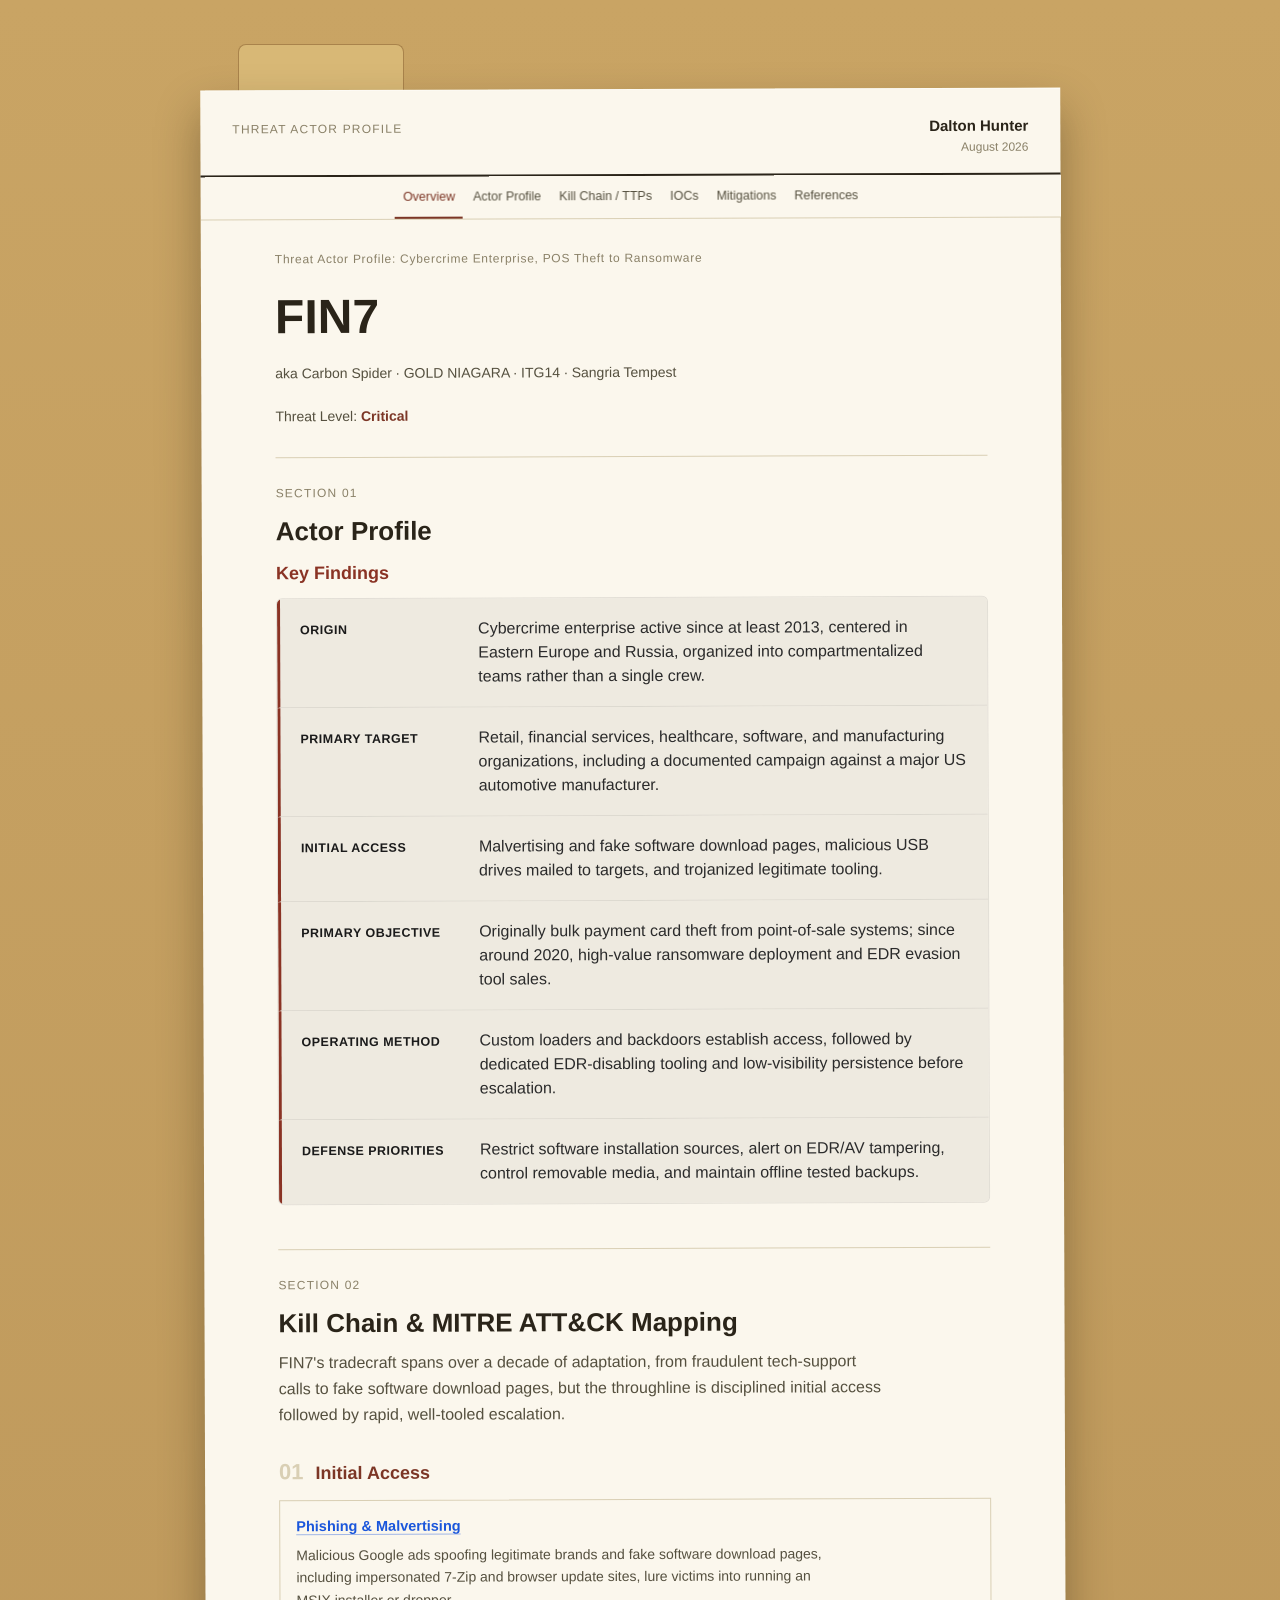
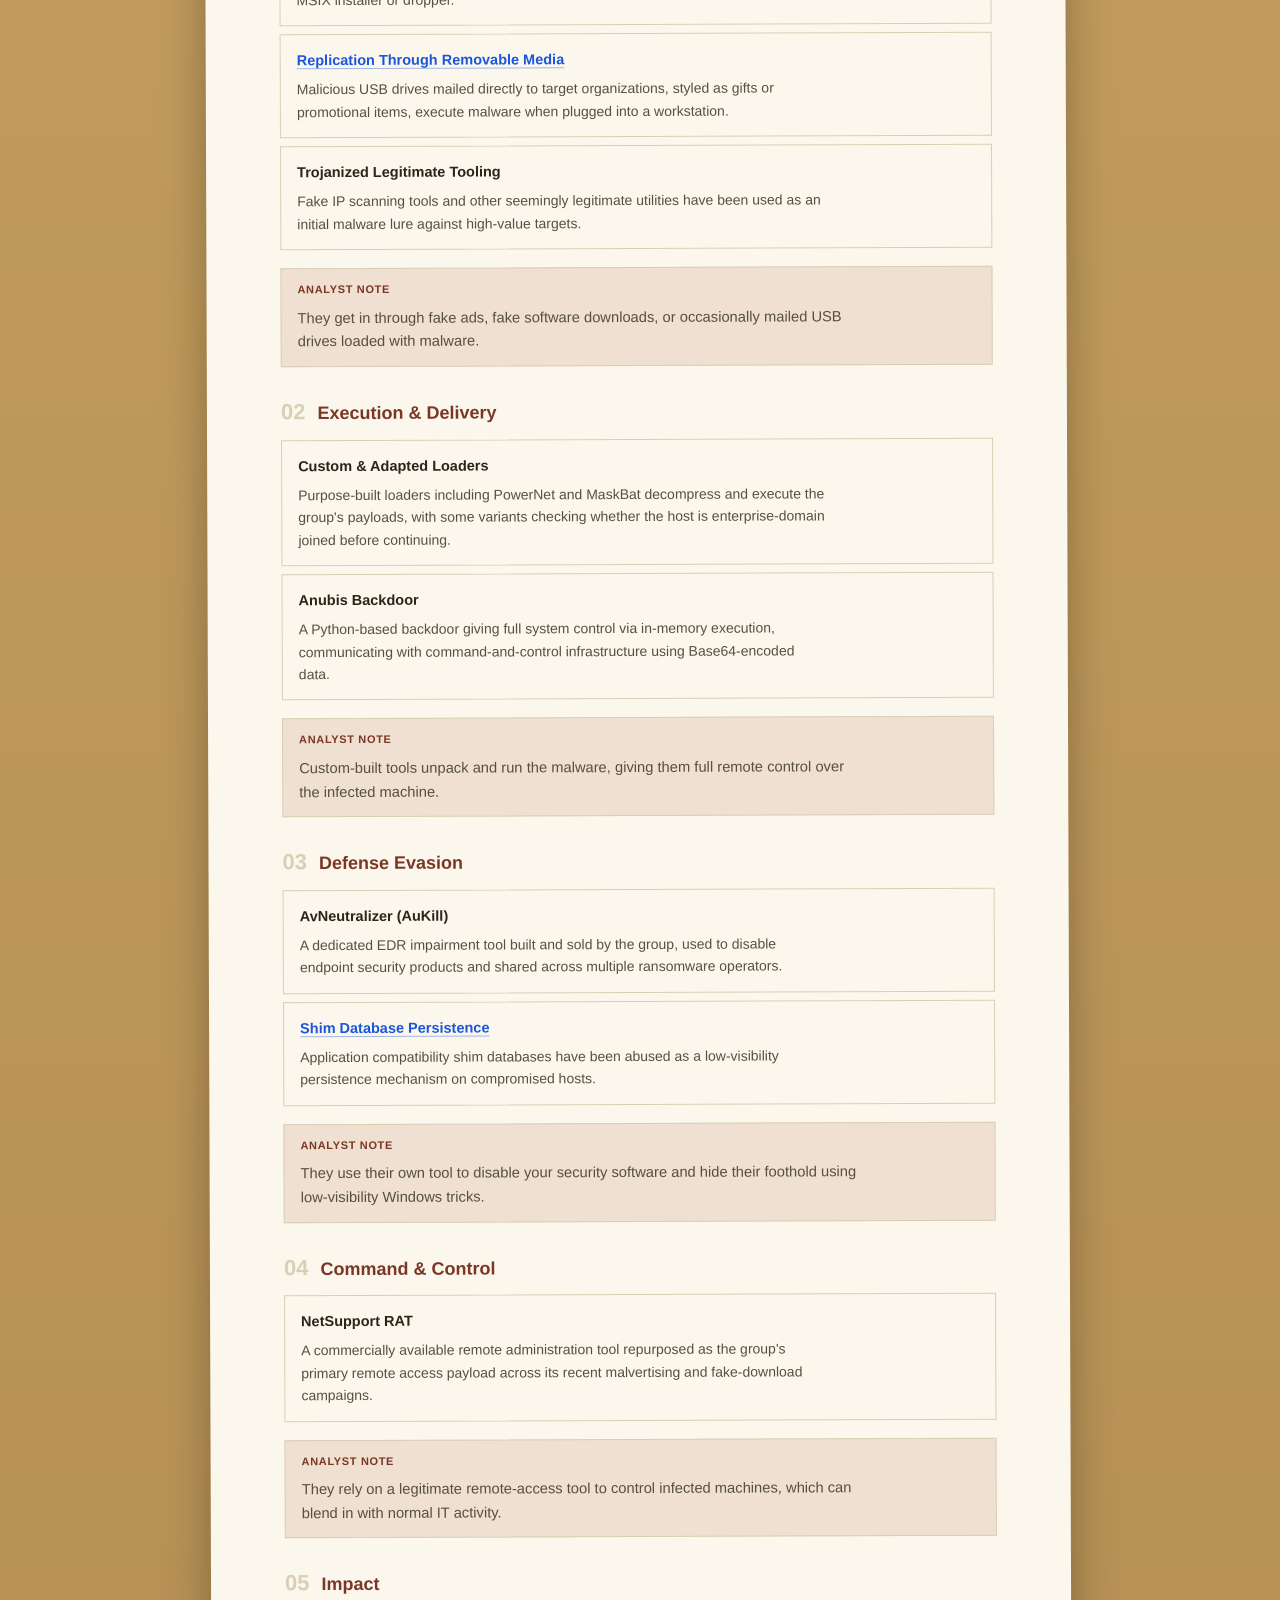
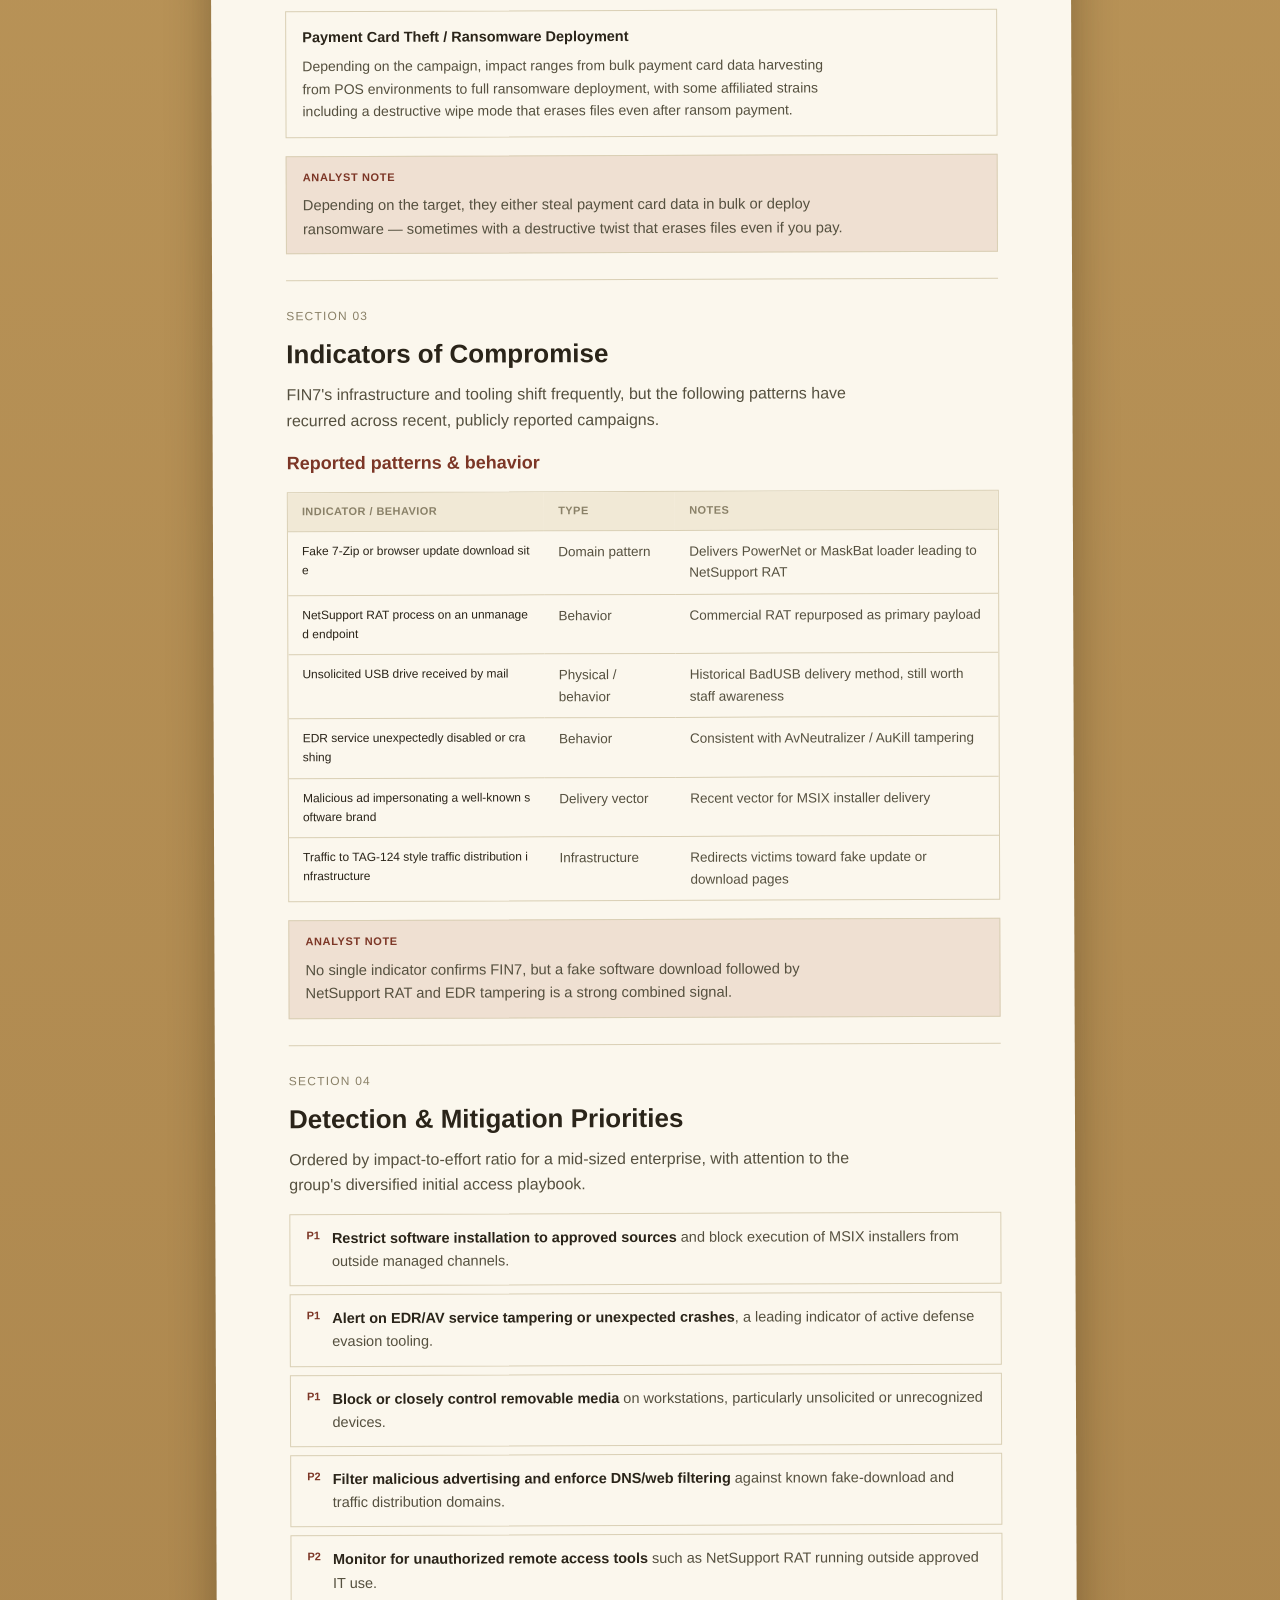
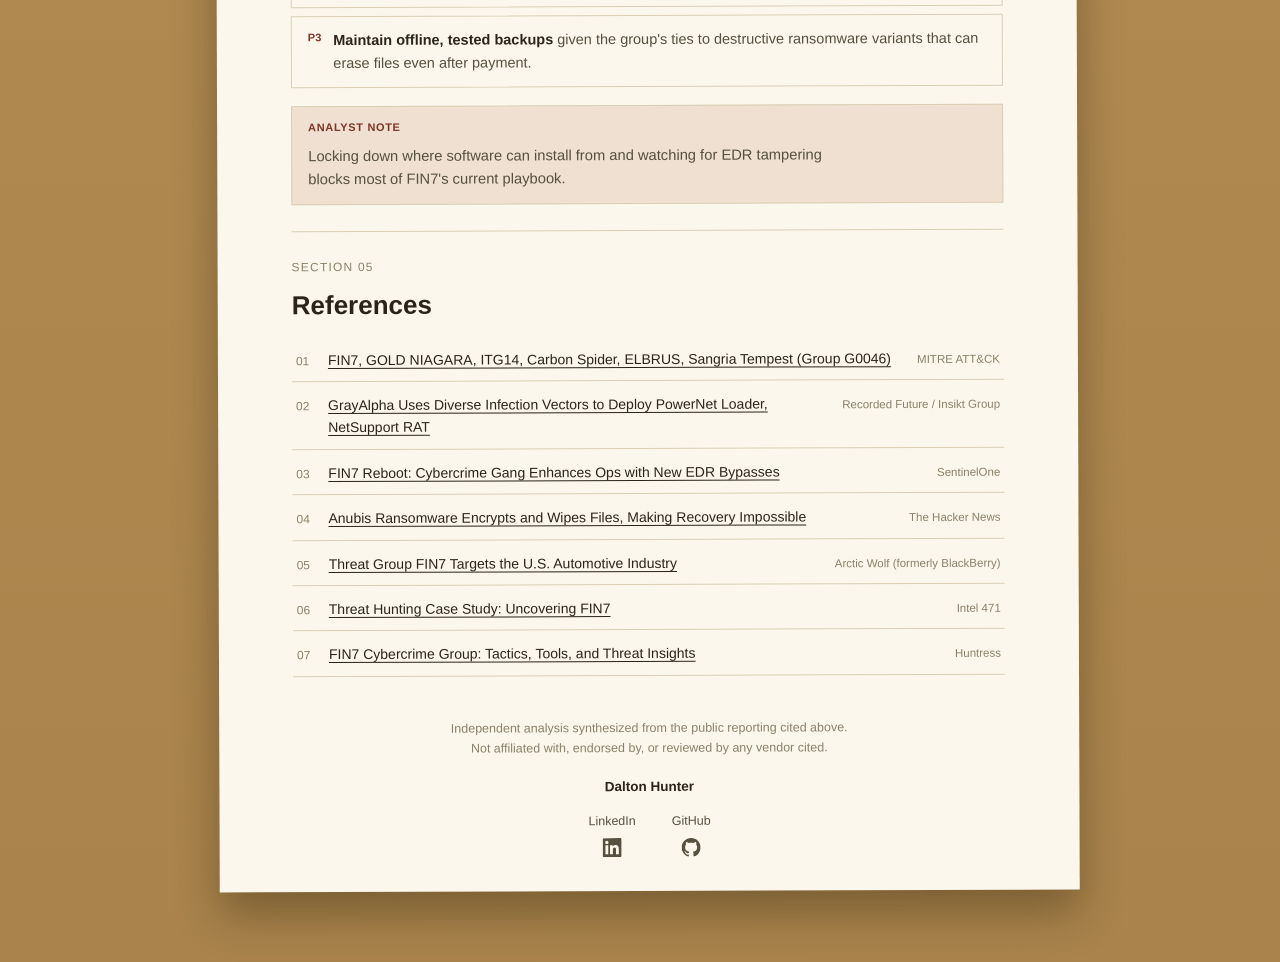
<file: fin7/index.html>
<!DOCTYPE html>
<html lang="en">
<head>
<meta charset="UTF-8">
<meta name="viewport" content="width=device-width, initial-scale=1.0">
<title>FIN7: Threat Actor Profile | Dalton Hunter</title>
<meta name="description" content="Threat intelligence assessment on FIN7 (Carbon Spider, Sangria Tempest, GOLD NIAGARA): point-of-sale theft origins, ransomware pivot, EDR evasion tooling, MITRE ATT&CK mapping, and mitigation guidance.">
<link rel="stylesheet" href="styles.css">
<style>
  /* Scannable bullet lists used throughout Actor Profile and other prose sections */
  ul.scan-list {
    margin: 6px 0 18px;
    padding-left: 20px;
  }
  ul.scan-list li {
    margin-bottom: 7px;
    line-height: 1.5;
  }
  ul.scan-list li:last-child { margin-bottom: 0; }

  /* Tighter spacing for Analyst Notes nested inside a phase or section, vs. a full-width callout */
  .phase-note {
    margin-top: 14px;
    margin-bottom: 0;
    padding: 12px 16px;
  }
  .phase-note p { margin: 4px 0 0; font-size: 0.92rem; }

  /* CVE and MITRE ATT&CK reference links */
  a.cve-link, a.mitre-link {
    color: #1a56db;
    text-decoration: underline;
    text-decoration-color: rgba(26,86,219,0.4);
  }
  a.cve-link:hover, a.mitre-link:hover {
    text-decoration-color: #1a56db;
  }

  /* Tighten the gap between a section's h2 title and the first h3 subheading beneath it */
  main section h2 { margin-bottom: 6px; }
  main section h3:first-of-type { margin-top: 2px; }
</style>
</head>
<body>
<a href="#overview" class="skip-link">Skip to content</a>

<div class="desk">
  <div class="folder-wrap">

    <div class="folder-tab">&nbsp;&nbsp;&nbsp;&nbsp;&nbsp;&nbsp;&nbsp;&nbsp;&nbsp;&nbsp;&nbsp;&nbsp;&nbsp;&nbsp;&nbsp;&nbsp;&nbsp;&nbsp;&nbsp;&nbsp;&nbsp;&nbsp;&nbsp;&nbsp;&nbsp;&nbsp;</div>

    <div class="paper">

      <header class="doc-header">
        <div class="doc-header-title">Threat Actor Profile</div>
        <div class="doc-header-right">
          <div class="doc-author">Dalton Hunter</div>
          <div class="doc-date">August 2026</div>
        </div>
      </header>

      <!-- Top nav -->
      <nav class="topnav" aria-label="Report sections">
        <div class="topnav-inner">
          <a class="navlink" href="#overview">Overview</a>
          <a class="navlink" href="#profile">Actor Profile</a>
          <a class="navlink" href="#ttps">Kill Chain / TTPs</a>
          <a class="navlink" href="#iocs">IOCs</a>
          <a class="navlink" href="#mitigations">Mitigations</a>
          <a class="navlink" href="#references">References</a>
        </div>
      </nav>

      <main>

        <!-- HERO / OVERVIEW -->
        <section id="overview" class="hero">
          <div class="hero-kicker">Threat Actor Profile: Cybercrime Enterprise, POS Theft to Ransomware</div>
          <h1>FIN7</h1>
          <div class="aka">aka Carbon Spider · GOLD NIAGARA · ITG14 · Sangria Tempest</div>
          <div class="threat-level">Threat Level: <strong>Critical</strong></div>
        </section>

<style>
  /* Key Findings grid */
  .key-findings {
    list-style: none;
    margin: 6px 0 18px;
    padding: 0;
    border: 1px solid rgba(0,0,0,0.08);
    border-radius: 6px;
    overflow: hidden;
    background: #f5f1e8;
  }
  .key-findings li {
    display: grid;
    grid-template-columns: 160px 1fr;
    gap: 18px;
    align-items: baseline;
    margin: 0;
    padding: 18px 20px;
    border-left: 3px solid #8a3324;
    background: #eeeae0;
  }
  .key-findings li:not(:last-child) {
    border-bottom: 1px solid rgba(0,0,0,0.08);
  }
  .key-findings li strong {
    font-size: 0.78rem;
    letter-spacing: 0.04em;
    text-transform: uppercase;
    color: #1a1a1a;
    font-weight: 700;
  }
  .key-findings li span {
    color: #2b2b2b;
    line-height: 1.5;
  }
  h3.kf-heading {
    color: #8a3324;
    font-weight: 700;
    margin-bottom: 10px;
  }
  @media (max-width: 640px) {
    .key-findings li {
      grid-template-columns: 1fr;
      gap: 4px;
    }
  }
</style>

<!-- ACTOR PROFILE -->
<section id="profile">
  <div class="eyebrow">Section 01</div>
  <h2>Actor Profile</h2>
  <h3 class="kf-heading">Key Findings</h3>
  <ul class="key-findings">
    <li><strong>Origin</strong><span>Cybercrime enterprise active since at least 2013, centered in Eastern Europe and Russia, organized into compartmentalized teams rather than a single crew.</span></li>
    
    <li><strong>Primary Target</strong><span>Retail, financial services, healthcare, software, and manufacturing organizations, including a documented campaign against a major US automotive manufacturer.</span></li>
    
    <li><strong>Initial Access</strong><span>Malvertising and fake software download pages, malicious USB drives mailed to targets, and trojanized legitimate tooling.</span></li>
    
    <li><strong>Primary Objective</strong><span>Originally bulk payment card theft from point-of-sale systems; since around 2020, high-value ransomware deployment and EDR evasion tool sales.</span></li>
    
    <li><strong>Operating Method</strong><span>Custom loaders and backdoors establish access, followed by dedicated EDR-disabling tooling and low-visibility persistence before escalation.</span></li>
    
    <li><strong>Defense Priorities</strong><span>Restrict software installation sources, alert on EDR/AV tampering, control removable media, and maintain offline tested backups.</span></li>
  </ul>
</section>

        <!-- TTPs / KILL CHAIN -->
        <section id="ttps">
          <div class="eyebrow">Section 02</div>
          <h2>Kill Chain &amp; MITRE ATT&amp;CK Mapping</h2>
          <p>FIN7's tradecraft spans over a decade of adaptation, from fraudulent tech-support calls to fake software download pages, but the throughline is disciplined initial access followed by rapid, well-tooled escalation.</p>

          <div class="phase">
            <div class="phase-head"><span class="phase-num">01</span><h3>Initial Access</h3></div>
            <div class="ttp-card">
              <div class="ttp-top"><span class="ttp-name"><a class="mitre-link" href="https://attack.mitre.org/techniques/T1566/" target="_blank" rel="noopener">Phishing &amp; Malvertising</a></span></div>
              <p>Malicious Google ads spoofing legitimate brands and fake software download pages, including impersonated 7-Zip and browser update sites, lure victims into running an MSIX installer or dropper.</p>
            </div>
            <div class="ttp-card">
              <div class="ttp-top"><span class="ttp-name"><a class="mitre-link" href="https://attack.mitre.org/techniques/T1091/" target="_blank" rel="noopener">Replication Through Removable Media</a></span></div>
              <p>Malicious USB drives mailed directly to target organizations, styled as gifts or promotional items, execute malware when plugged into a workstation.</p>
            </div>
            <div class="ttp-card">
              <div class="ttp-top"><span class="ttp-name">Trojanized Legitimate Tooling</span></div>
              <p>Fake IP scanning tools and other seemingly legitimate utilities have been used as an initial malware lure against high-value targets.</p>
            </div>
            <div class="callout analyst-note phase-note">
              <div class="callout-label">Analyst Note</div>
              <p>They get in through fake ads, fake software downloads, or occasionally mailed USB drives loaded with malware.</p>
            </div>
          </div>

          <div class="phase">
            <div class="phase-head"><span class="phase-num">02</span><h3>Execution &amp; Delivery</h3></div>
            <div class="ttp-card">
              <div class="ttp-top"><span class="ttp-name">Custom &amp; Adapted Loaders</span></div>
              <p>Purpose-built loaders including PowerNet and MaskBat decompress and execute the group's payloads, with some variants checking whether the host is enterprise-domain joined before continuing.</p>
            </div>
            <div class="ttp-card">
              <div class="ttp-top"><span class="ttp-name">Anubis Backdoor</span></div>
              <p>A Python-based backdoor giving full system control via in-memory execution, communicating with command-and-control infrastructure using Base64-encoded data.</p>
            </div>
            <div class="callout analyst-note phase-note">
              <div class="callout-label">Analyst Note</div>
              <p>Custom-built tools unpack and run the malware, giving them full remote control over the infected machine.</p>
            </div>
          </div>

          <div class="phase">
            <div class="phase-head"><span class="phase-num">03</span><h3>Defense Evasion</h3></div>
            <div class="ttp-card">
              <div class="ttp-top"><span class="ttp-name">AvNeutralizer (AuKill)</span></div>
              <p>A dedicated EDR impairment tool built and sold by the group, used to disable endpoint security products and shared across multiple ransomware operators.</p>
            </div>
            <div class="ttp-card">
              <div class="ttp-top"><span class="ttp-name"><a class="mitre-link" href="https://attack.mitre.org/techniques/T1546/011/" target="_blank" rel="noopener">Shim Database Persistence</a></span></div>
              <p>Application compatibility shim databases have been abused as a low-visibility persistence mechanism on compromised hosts.</p>
            </div>
            <div class="callout analyst-note phase-note">
              <div class="callout-label">Analyst Note</div>
              <p>They use their own tool to disable your security software and hide their foothold using low-visibility Windows tricks.</p>
            </div>
          </div>

          <div class="phase">
            <div class="phase-head"><span class="phase-num">04</span><h3>Command &amp; Control</h3></div>
            <div class="ttp-card">
              <div class="ttp-top"><span class="ttp-name">NetSupport RAT</span></div>
              <p>A commercially available remote administration tool repurposed as the group's primary remote access payload across its recent malvertising and fake-download campaigns.</p>
            </div>
            <div class="callout analyst-note phase-note">
              <div class="callout-label">Analyst Note</div>
              <p>They rely on a legitimate remote-access tool to control infected machines, which can blend in with normal IT activity.</p>
            </div>
          </div>

          <div class="phase">
            <div class="phase-head"><span class="phase-num">05</span><h3>Impact</h3></div>
            <div class="ttp-card">
              <div class="ttp-top"><span class="ttp-name">Payment Card Theft / Ransomware Deployment</span></div>
              <p>Depending on the campaign, impact ranges from bulk payment card data harvesting from POS environments to full ransomware deployment, with some affiliated strains including a destructive wipe mode that erases files even after ransom payment.</p>
            </div>
            <div class="callout analyst-note phase-note">
              <div class="callout-label">Analyst Note</div>
              <p>Depending on the target, they either steal payment card data in bulk or deploy ransomware — sometimes with a destructive twist that erases files even if you pay.</p>
            </div>
          </div>
        </section>

        <!-- IOCs -->
        <section id="iocs">
          <div class="eyebrow">Section 03</div>
          <h2>Indicators of Compromise</h2>
          <p>FIN7's infrastructure and tooling shift frequently, but the following patterns have recurred across recent, publicly reported campaigns.</p>

          <h3>Reported patterns &amp; behavior</h3>
          <div class="table-wrap">
            <table>
              <thead><tr><th>Indicator / Behavior</th><th>Type</th><th>Notes</th></tr></thead>
              <tbody>
                <tr><td class="mono">Fake 7-Zip or browser update download site</td><td>Domain pattern</td><td>Delivers PowerNet or MaskBat loader leading to NetSupport RAT</td></tr>
                <tr><td class="mono">NetSupport RAT process on an unmanaged endpoint</td><td>Behavior</td><td>Commercial RAT repurposed as primary payload</td></tr>
                <tr><td class="mono">Unsolicited USB drive received by mail</td><td>Physical / behavior</td><td>Historical BadUSB delivery method, still worth staff awareness</td></tr>
                <tr><td class="mono">EDR service unexpectedly disabled or crashing</td><td>Behavior</td><td>Consistent with AvNeutralizer / AuKill tampering</td></tr>
                <tr><td class="mono">Malicious ad impersonating a well-known software brand</td><td>Delivery vector</td><td>Recent vector for MSIX installer delivery</td></tr>
                <tr><td class="mono">Traffic to TAG-124 style traffic distribution infrastructure</td><td>Infrastructure</td><td>Redirects victims toward fake update or download pages</td></tr>
              </tbody>
            </table>
          </div>

          <div class="callout analyst-note phase-note">
            <div class="callout-label">Analyst Note</div>
            <p>No single indicator confirms FIN7, but a fake software download followed by NetSupport RAT and EDR tampering is a strong combined signal.</p>
          </div>
        </section>

        <!-- MITIGATIONS -->
        <section id="mitigations">
          <div class="eyebrow">Section 04</div>
          <h2>Detection &amp; Mitigation Priorities</h2>
          <p>Ordered by impact-to-effort ratio for a mid-sized enterprise, with attention to the group's diversified initial access playbook.</p>
          <ul class="mit-list">
            <li><span class="pri">P1</span><span><strong>Restrict software installation to approved sources</strong> and block execution of MSIX installers from outside managed channels.</span></li>
            <li><span class="pri">P1</span><span><strong>Alert on EDR/AV service tampering or unexpected crashes</strong>, a leading indicator of active defense evasion tooling.</span></li>
            <li><span class="pri">P1</span><span><strong>Block or closely control removable media</strong> on workstations, particularly unsolicited or unrecognized devices.</span></li>
            <li><span class="pri">P2</span><span><strong>Filter malicious advertising and enforce DNS/web filtering</strong> against known fake-download and traffic distribution domains.</span></li>
            <li><span class="pri">P2</span><span><strong>Monitor for unauthorized remote access tools</strong> such as NetSupport RAT running outside approved IT use.</span></li>
            <li><span class="pri">P3</span><span><strong>Maintain offline, tested backups</strong> given the group's ties to destructive ransomware variants that can erase files even after payment.</span></li>
          </ul>

          <div class="callout analyst-note phase-note">
            <div class="callout-label">Analyst Note</div>
            <p>Locking down where software can install from and watching for EDR tampering blocks most of FIN7's current playbook.</p>
          </div>
        </section>

        <!-- REFERENCES -->
        <section id="references">
          <div class="eyebrow">Section 05</div>
          <h2>References</h2>
          <ul class="source-list">
            <li><span class="idx">01</span><a href="https://attack.mitre.org/groups/G0046/" target="_blank" rel="noopener">FIN7, GOLD NIAGARA, ITG14, Carbon Spider, ELBRUS, Sangria Tempest (Group G0046)</a><span class="pub">MITRE ATT&amp;CK</span></li>
            <li><span class="idx">02</span><a href="https://www.recordedfuture.com/research/grayalpha-uses-diverse-infection-vectors-deploy-powernet-loader-netsupport-rat" target="_blank" rel="noopener">GrayAlpha Uses Diverse Infection Vectors to Deploy PowerNet Loader, NetSupport RAT</a><span class="pub">Recorded Future / Insikt Group</span></li>
            <li><span class="idx">03</span><a href="https://www.sentinelone.com/labs/fin7-reboot-cybercrime-gang-enhances-ops-with-new-edr-bypasses-and-automated-attacks/" target="_blank" rel="noopener">FIN7 Reboot: Cybercrime Gang Enhances Ops with New EDR Bypasses</a><span class="pub">SentinelOne</span></li>
            <li><span class="idx">04</span><a href="https://thehackernews.com/2025/06/anubis-ransomware-encrypts-and-wipes.html" target="_blank" rel="noopener">Anubis Ransomware Encrypts and Wipes Files, Making Recovery Impossible</a><span class="pub">The Hacker News</span></li>
            <li><span class="idx">05</span><a href="https://arcticwolf.com/resources/blog/fin7-targets-the-united-states-automotive-industry/" target="_blank" rel="noopener">Threat Group FIN7 Targets the U.S. Automotive Industry</a><span class="pub">Arctic Wolf (formerly BlackBerry)</span></li>
            <li><span class="idx">06</span><a href="https://www.intel471.com/blog/threat-hunting-case-study-uncovering-fin7" target="_blank" rel="noopener">Threat Hunting Case Study: Uncovering FIN7</a><span class="pub">Intel 471</span></li>
            <li><span class="idx">07</span><a href="https://www.huntress.com/threat-library/threat-actors/fin7" target="_blank" rel="noopener">FIN7 Cybercrime Group: Tactics, Tools, and Threat Insights</a><span class="pub">Huntress</span></li>
          </ul>
        </section>

      </main>

      <footer>
        <p class="fnote">Independent analysis synthesized from the public reporting cited above. Not affiliated with, endorsed by, or reviewed by any vendor cited.</p>
        <div class="footer-meta">
          <span class="footer-name">Dalton Hunter</span>
          <div class="footer-social">
            <a href="https://www.linkedin.com/in/dalton-hunter/" id="footer-linkedin" class="footer-social-link" aria-label="LinkedIn" target="_blank" rel="noopener">
              <span class="footer-social-label">LinkedIn</span>
              <svg class="footer-social-icon" viewBox="0 0 24 24" aria-hidden="true"><path d="M20.447 20.452h-3.554v-5.569c0-1.328-.027-3.037-1.852-3.037-1.853 0-2.136 1.445-2.136 2.939v5.667H9.351V9h3.414v1.561h.046c.477-.9 1.637-1.85 3.37-1.85 3.601 0 4.267 2.37 4.267 5.455v6.286zM5.337 7.433c-1.144 0-2.063-.926-2.063-2.065 0-1.138.92-2.063 2.063-2.063 1.14 0 2.064.925 2.064 2.063 0 1.139-.925 2.065-2.064 2.065zm1.782 13.019H3.555V9h3.564v11.452zM22.225 0H1.771C.792 0 0 .774 0 1.729v20.542C0 23.227.792 24 1.771 24h20.451C23.2 24 24 23.227 24 22.271V1.729C24 .774 23.2 0 22.222 0h.003z"/></svg>
            </a>
            <a href="https://github.com/dalthunter" id="footer-github" class="footer-social-link" aria-label="GitHub" target="_blank" rel="noopener">
              <span class="footer-social-label">GitHub</span>
              <svg class="footer-social-icon" viewBox="0 0 24 24" aria-hidden="true"><path d="M12 .297c-6.63 0-12 5.373-12 12 0 5.303 3.438 9.8 8.205 11.385.6.113.82-.258.82-.577 0-.285-.01-1.04-.015-2.04-3.338.724-4.042-1.61-4.042-1.61-.546-1.385-1.333-1.754-1.333-1.754-1.089-.744.084-.729.084-.729 1.205.084 1.838 1.237 1.838 1.237 1.07 1.834 2.809 1.304 3.495.997.108-.775.42-1.305.763-1.605-2.665-.305-5.466-1.334-5.466-5.93 0-1.31.465-2.38 1.235-3.22-.135-.303-.54-1.523.105-3.176 0 0 1.005-.322 3.3 1.23.96-.267 1.98-.399 3-.405 1.02.006 2.04.138 3 .405 2.28-1.552 3.285-1.23 3.285-1.23.645 1.653.24 2.873.12 3.176.765.84 1.23 1.91 1.23 3.22 0 4.61-2.805 5.625-5.475 5.92.42.36.81 1.096.81 2.22 0 1.606-.015 2.896-.015 3.286 0 .315.21.69.825.57C20.565 22.092 24 17.592 24 12.297c0-6.627-5.373-12-12-12"/></svg>
            </a>
          </div>
        </div>
      </footer>

    </div>
  </div>
</div>

<script src="script.js"></script>
</body>
</html>
</file>
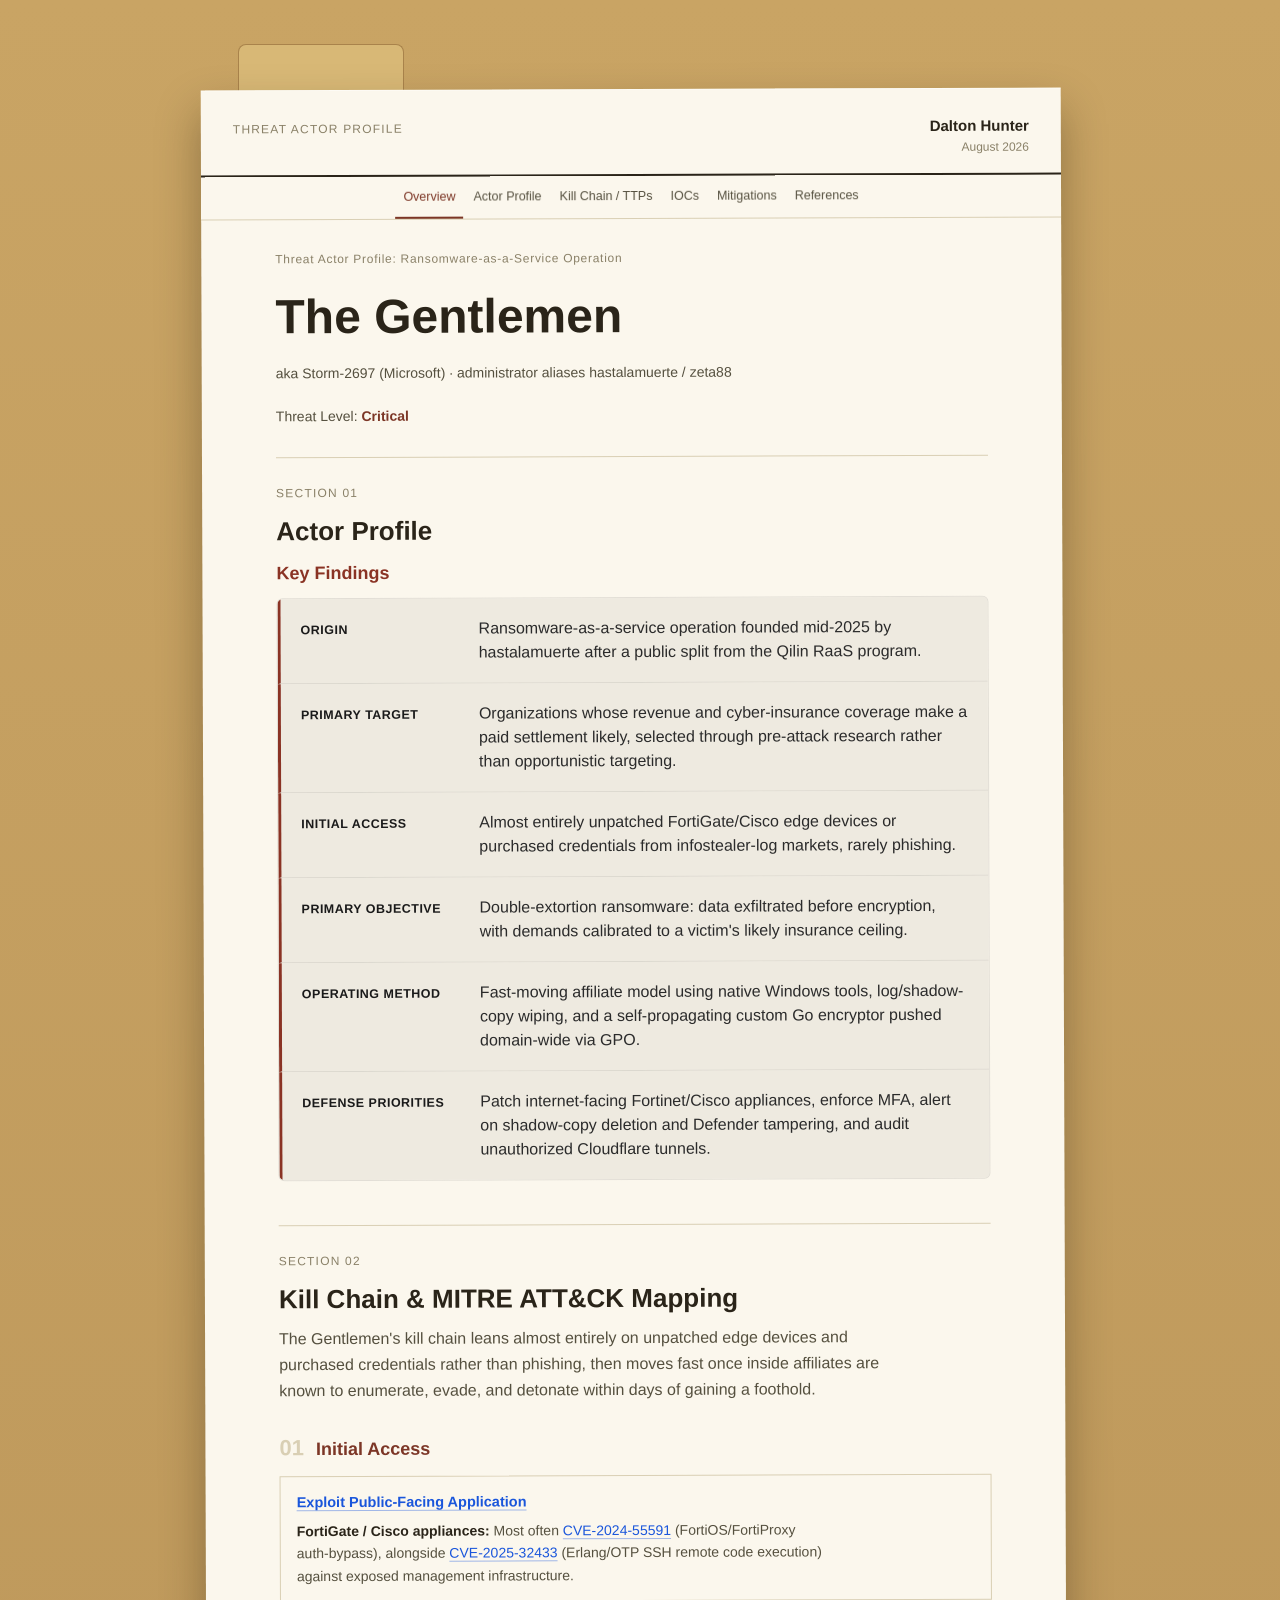
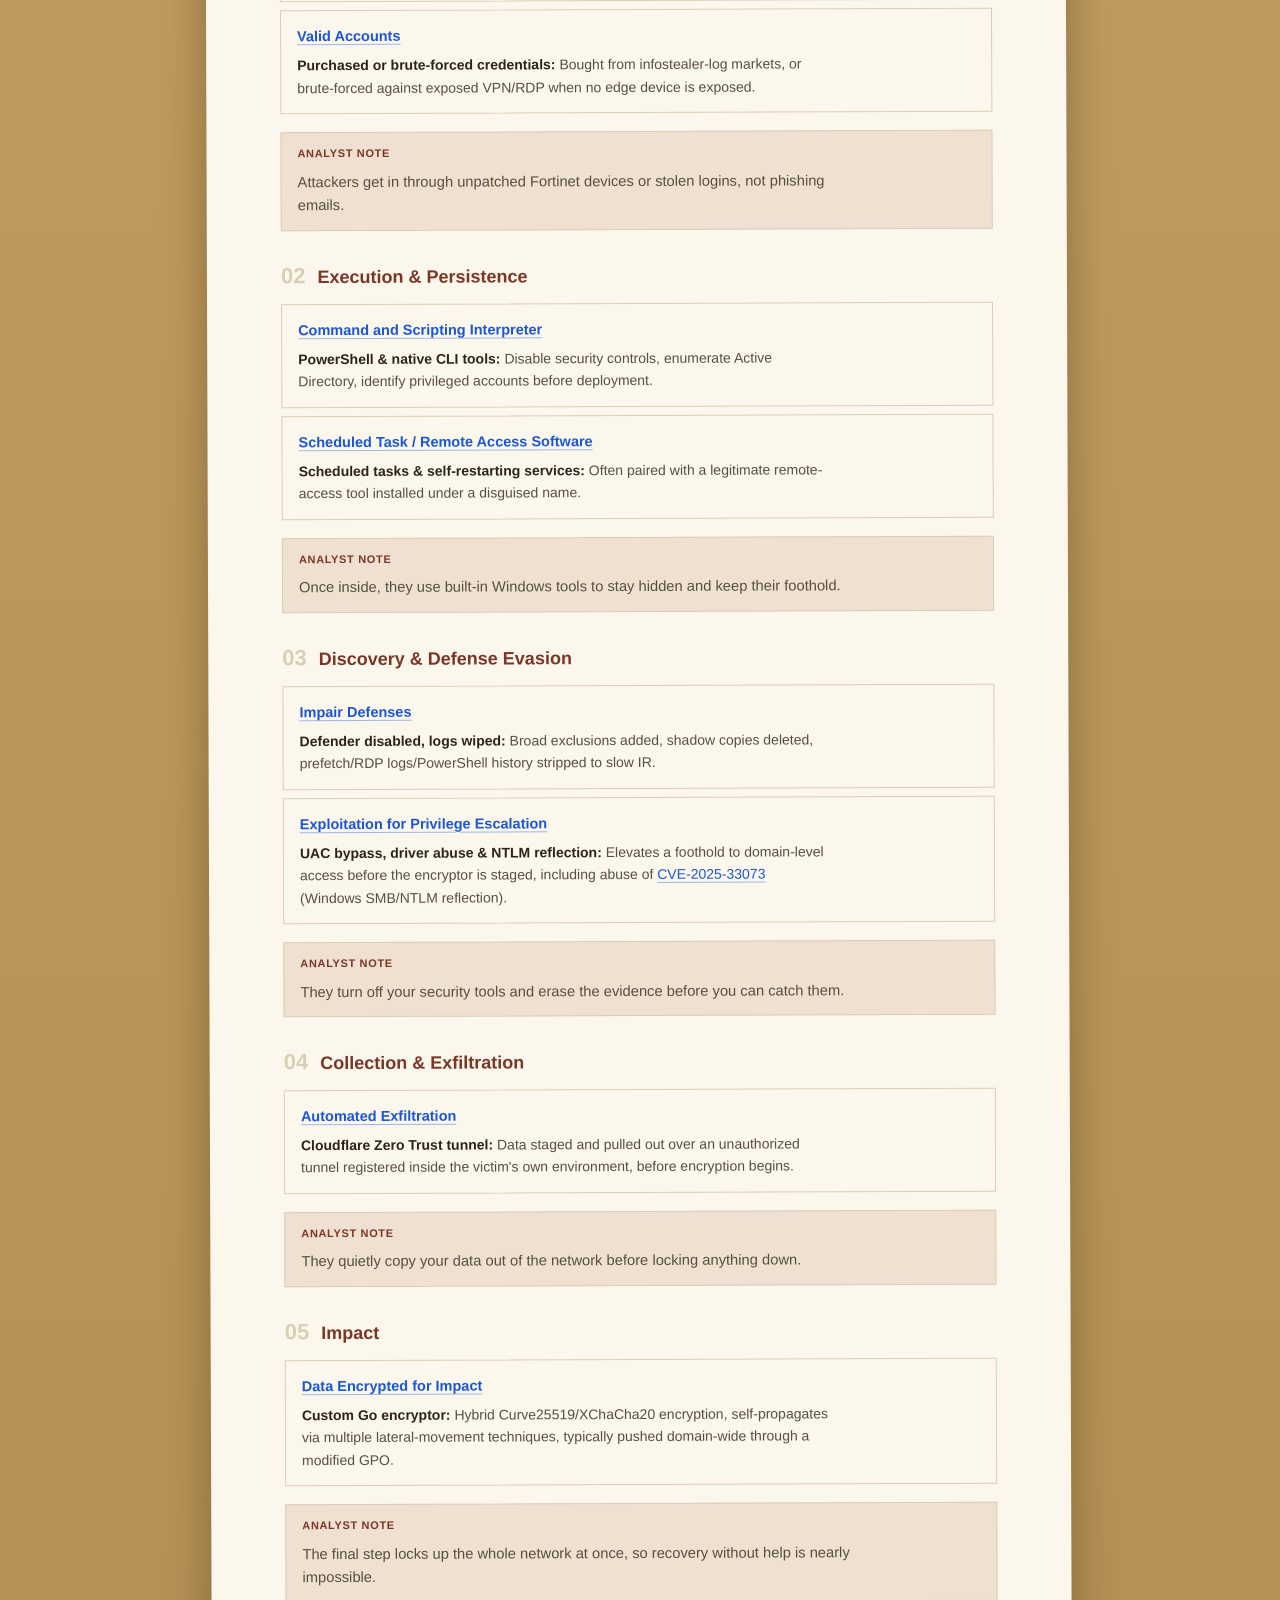
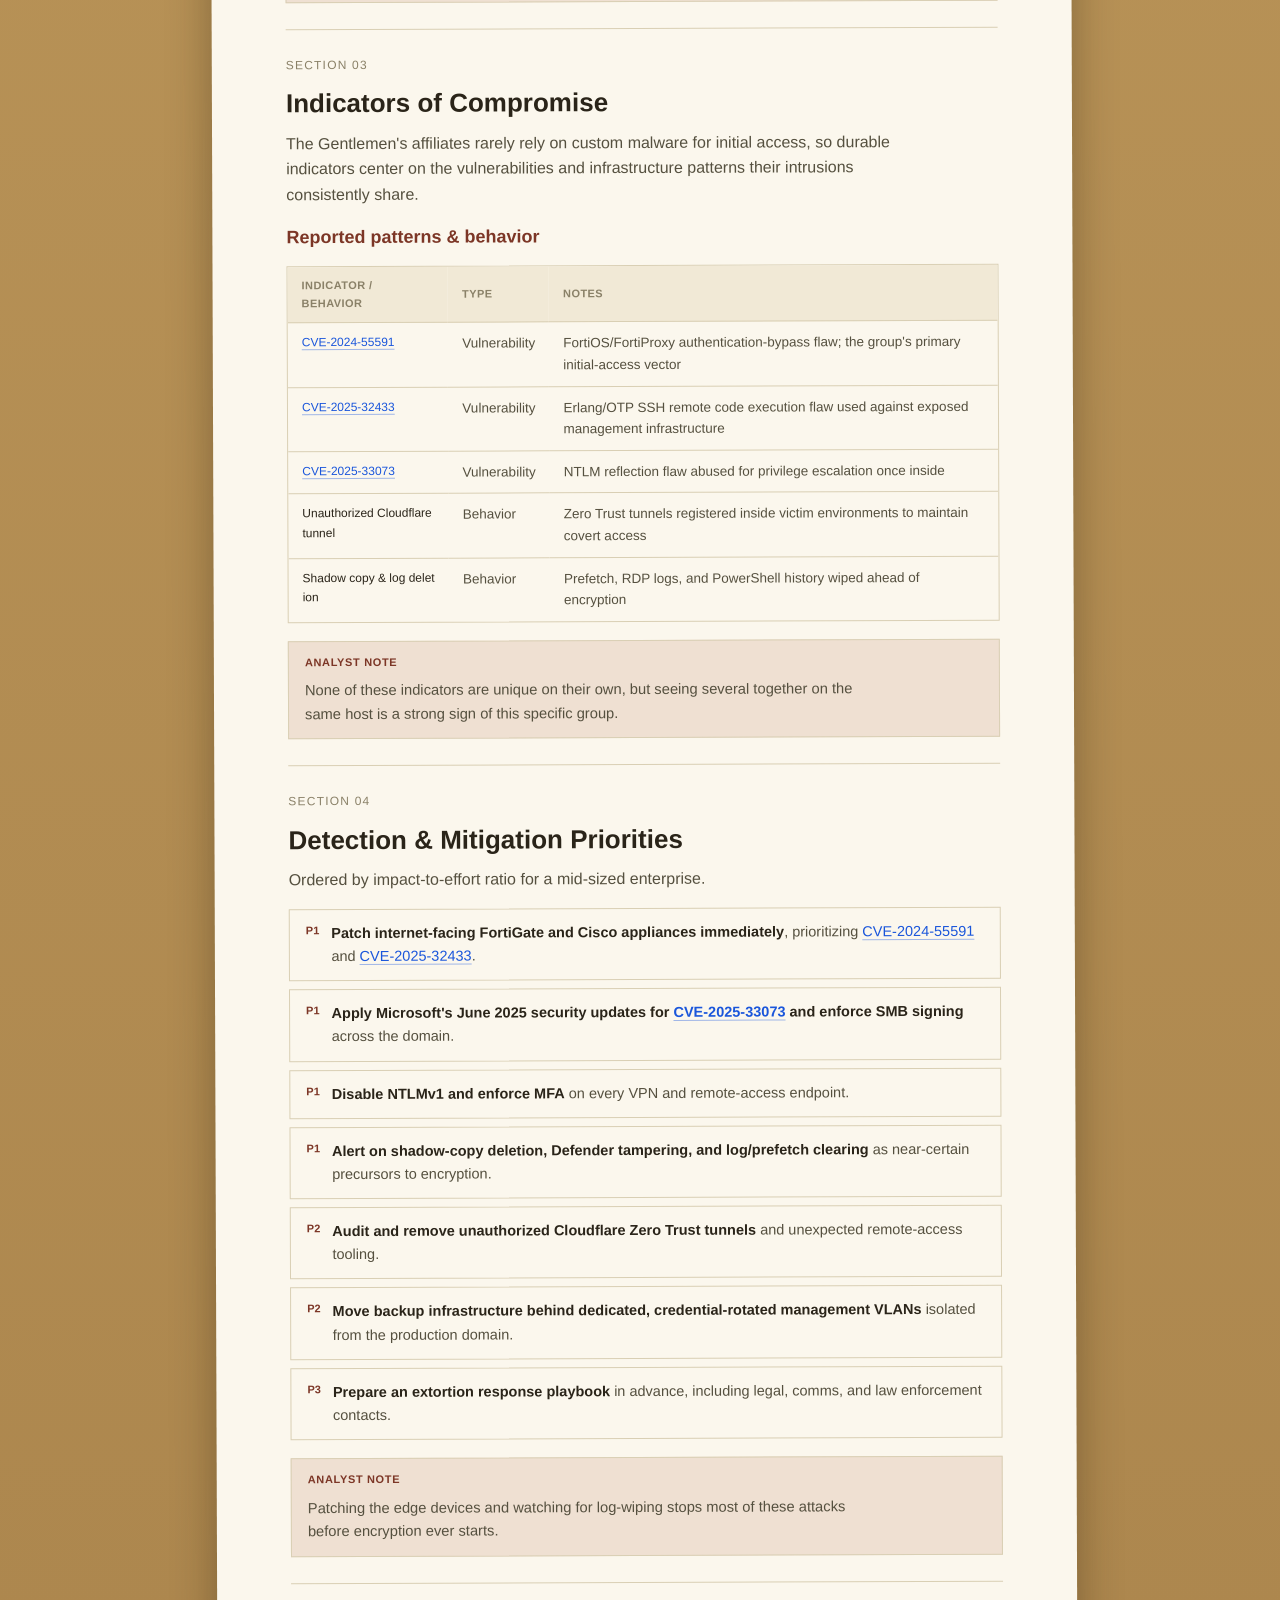
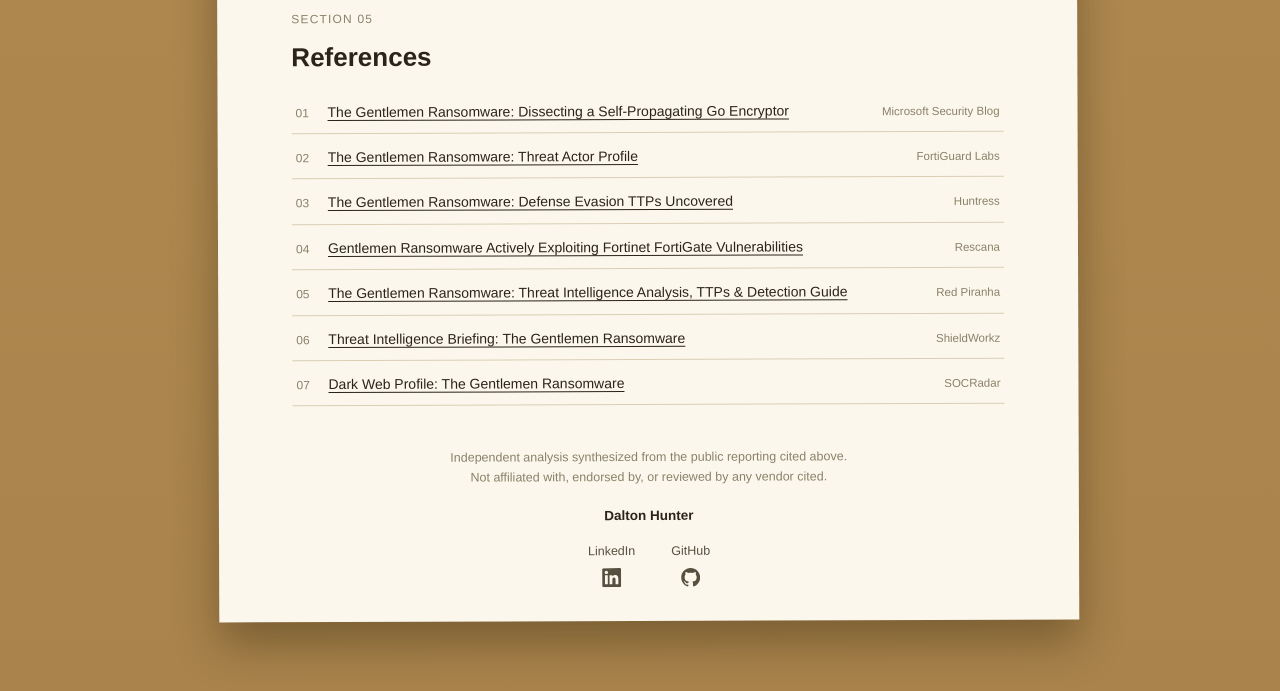
<file: gentlemen/index.html>
<!DOCTYPE html>
<html lang="en">
<head>
<meta charset="UTF-8">
<meta name="viewport" content="width=device-width, initial-scale=1.0">
<title>The Gentlemen: Threat Actor Profile | Dalton Hunter</title>
<meta name="description" content="Threat intelligence assessment on The Gentlemen (Storm-2697): FortiGate exploitation, the RaaS affiliate model, MITRE ATT&CK mapping, and mitigation guidance.">
<link rel="stylesheet" href="styles.css">
<style>
  /* Scannable bullet lists used throughout Actor Profile and other prose sections */
  ul.scan-list {
    margin: 6px 0 18px;
    padding-left: 20px;
  }
  ul.scan-list li {
    margin-bottom: 7px;
    line-height: 1.5;
  }
  ul.scan-list li:last-child { margin-bottom: 0; }

  /* Tighter spacing for Analyst Notes nested inside a phase or section, vs. a full-width callout */
  .phase-note {
    margin-top: 14px;
    margin-bottom: 0;
    padding: 12px 16px;
  }
  .phase-note p { margin: 4px 0 0; font-size: 0.92rem; }

  /* CVE and MITRE ATT&CK reference links */
  a.cve-link, a.mitre-link {
    color: #1a56db;
    text-decoration: underline;
    text-decoration-color: rgba(26,86,219,0.4);
  }
  a.cve-link:hover, a.mitre-link:hover {
    text-decoration-color: #1a56db;
  }

  /* Tighten the gap between a section's h2 title and the first h3 subheading beneath it */
  main section h2 { margin-bottom: 6px; }
  main section h3:first-of-type { margin-top: 2px; }
</style>
</head>
<body>
<a href="#overview" class="skip-link">Skip to content</a>

<div class="desk">
  <div class="folder-wrap">

    <div class="folder-tab">&nbsp;&nbsp;&nbsp;&nbsp;&nbsp;&nbsp;&nbsp;&nbsp;&nbsp;&nbsp;&nbsp;&nbsp;&nbsp;&nbsp;&nbsp;&nbsp;&nbsp;&nbsp;&nbsp;&nbsp;&nbsp;&nbsp;&nbsp;&nbsp;&nbsp;&nbsp;</div>

    <div class="paper">

      <header class="doc-header">
        <div class="doc-header-title">Threat Actor Profile</div>
        <div class="doc-header-right">
          <div class="doc-author">Dalton Hunter</div>
          <div class="doc-date">August 2026</div>
        </div>
      </header>

      <!-- Top nav -->
      <nav class="topnav" aria-label="Report sections">
        <div class="topnav-inner">
          <a class="navlink" href="#overview">Overview</a>
          <a class="navlink" href="#profile">Actor Profile</a>
          <a class="navlink" href="#ttps">Kill Chain / TTPs</a>
          <a class="navlink" href="#iocs">IOCs</a>
          <a class="navlink" href="#mitigations">Mitigations</a>
          <a class="navlink" href="#references">References</a>
        </div>
      </nav>

      <main>

        <!-- HERO / OVERVIEW -->
        <section id="overview" class="hero">
          <div class="hero-kicker">Threat Actor Profile: Ransomware-as-a-Service Operation</div>
          <h1>The Gentlemen</h1>
          <div class="aka">aka Storm-2697 (Microsoft) · administrator aliases hastalamuerte / zeta88</div>
          <div class="threat-level">Threat Level: <strong>Critical</strong></div>

        </section>

<style>
  /* Key Findings grid */
  .key-findings {
    list-style: none;
    margin: 6px 0 18px;
    padding: 0;
    border: 1px solid rgba(0,0,0,0.08);
    border-radius: 6px;
    overflow: hidden;
    background: #f5f1e8;
  }
  .key-findings li {
    display: grid;
    grid-template-columns: 160px 1fr;
    gap: 18px;
    align-items: baseline;
    margin: 0;
    padding: 18px 20px;
    border-left: 3px solid #8a3324;
    background: #eeeae0;
  }
  .key-findings li:not(:last-child) {
    border-bottom: 1px solid rgba(0,0,0,0.08);
  }
  .key-findings li strong {
    font-size: 0.78rem;
    letter-spacing: 0.04em;
    text-transform: uppercase;
    color: #1a1a1a;
    font-weight: 700;
  }
  .key-findings li span {
    color: #2b2b2b;
    line-height: 1.5;
  }
  h3.kf-heading {
    color: #8a3324;
    font-weight: 700;
    margin-bottom: 10px;
  }
  @media (max-width: 640px) {
    .key-findings li {
      grid-template-columns: 1fr;
      gap: 4px;
    }
  }
</style>

<!-- ACTOR PROFILE -->
<section id="profile">
  <div class="eyebrow">Section 01</div>
  <h2>Actor Profile</h2>
  <h3 class="kf-heading">Key Findings</h3>
  <ul class="key-findings">
    <li><strong>Origin</strong><span>Ransomware-as-a-service operation founded mid-2025 by hastalamuerte after a public split from the Qilin RaaS program.</span></li>
    
    <li><strong>Primary Target</strong><span>Organizations whose revenue and cyber-insurance coverage make a paid settlement likely, selected through pre-attack research rather than opportunistic targeting.</span></li>
    
    <li><strong>Initial Access</strong><span>Almost entirely unpatched FortiGate/Cisco edge devices or purchased credentials from infostealer-log markets, rarely phishing.</span></li>
    
    <li><strong>Primary Objective</strong><span>Double-extortion ransomware: data exfiltrated before encryption, with demands calibrated to a victim's likely insurance ceiling.</span></li>
    
    <li><strong>Operating Method</strong><span>Fast-moving affiliate model using native Windows tools, log/shadow-copy wiping, and a self-propagating custom Go encryptor pushed domain-wide via GPO.</span></li>
    
    <li><strong>Defense Priorities</strong><span>Patch internet-facing Fortinet/Cisco appliances, enforce MFA, alert on shadow-copy deletion and Defender tampering, and audit unauthorized Cloudflare tunnels.</span></li>
  </ul>
</section>

        <!-- TTPs / KILL CHAIN -->
        <section id="ttps">
          <div class="eyebrow">Section 02</div>
          <h2>Kill Chain &amp; MITRE ATT&amp;CK Mapping</h2>
          <p>The Gentlemen's kill chain leans almost entirely on unpatched edge devices and purchased credentials rather than phishing, then moves fast once inside affiliates are known to enumerate, evade, and detonate within days of gaining a foothold.</p>

          <div class="phase">
            <div class="phase-head"><span class="phase-num">01</span><h3>Initial Access</h3></div>
            <div class="ttp-card">
              <div class="ttp-top"><span class="ttp-name"><a class="mitre-link" href="https://attack.mitre.org/techniques/T1190/" target="_blank" rel="noopener">Exploit Public-Facing Application</a></span></div>
              <p><strong>FortiGate / Cisco appliances:</strong> Most often <span class="mono"><a class="cve-link" href="https://nvd.nist.gov/vuln/detail/CVE-2024-55591" target="_blank" rel="noopener">CVE-2024-55591</a></span> (FortiOS/FortiProxy auth-bypass),  alongside <span class="mono"><a class="cve-link" href="https://nvd.nist.gov/vuln/detail/CVE-2025-32433" target="_blank" rel="noopener">CVE-2025-32433</a></span> (Erlang/OTP SSH remote code execution) against exposed management infrastructure.</p>
            </div>
            <div class="ttp-card">
              <div class="ttp-top"><span class="ttp-name"><a class="mitre-link" href="https://attack.mitre.org/techniques/T1078/" target="_blank" rel="noopener">Valid Accounts</a></span></div>
              <p><strong>Purchased or brute-forced credentials:</strong> Bought from infostealer-log markets, or brute-forced against exposed VPN/RDP when no edge device is exposed.</p>
            </div>
            <div class="callout analyst-note phase-note">
              <div class="callout-label">Analyst Note</div>
              <p>Attackers get in through unpatched Fortinet devices or stolen logins, not phishing emails.</p>
            </div>
          </div>

          <div class="phase">
            <div class="phase-head"><span class="phase-num">02</span><h3>Execution &amp; Persistence</h3></div>
            <div class="ttp-card">
              <div class="ttp-top"><span class="ttp-name"><a class="mitre-link" href="https://attack.mitre.org/techniques/T1059/" target="_blank" rel="noopener">Command and Scripting Interpreter</a></span></div>
              <p><strong>PowerShell &amp; native CLI tools:</strong> Disable security controls, enumerate Active Directory, identify privileged accounts before deployment.</p>
            </div>
            <div class="ttp-card">
              <div class="ttp-top"><span class="ttp-name"><a class="mitre-link" href="https://attack.mitre.org/techniques/T1053/" target="_blank" rel="noopener">Scheduled Task / Remote Access Software</a></span></div>
              <p><strong>Scheduled tasks &amp; self-restarting services:</strong> Often paired with a legitimate remote-access tool installed under a disguised name.</p>
            </div>
            <div class="callout analyst-note phase-note">
              <div class="callout-label">Analyst Note</div>
              <p>Once inside, they use built-in Windows tools to stay hidden and keep their foothold.</p>
            </div>
          </div>

          <div class="phase">
            <div class="phase-head"><span class="phase-num">03</span><h3>Discovery &amp; Defense Evasion</h3></div>
            <div class="ttp-card">
              <div class="ttp-top"><span class="ttp-name"><a class="mitre-link" href="https://attack.mitre.org/techniques/T1562/" target="_blank" rel="noopener">Impair Defenses</a></span></div>
              <p><strong>Defender disabled, logs wiped:</strong> Broad exclusions added, shadow copies deleted, prefetch/RDP logs/PowerShell history stripped to slow IR.</p>
            </div>
            <div class="ttp-card">
              <div class="ttp-top"><span class="ttp-name"><a class="mitre-link" href="https://attack.mitre.org/techniques/T1068/" target="_blank" rel="noopener">Exploitation for Privilege Escalation</a></span></div>
              <p><strong>UAC bypass, driver abuse &amp; NTLM reflection:</strong> Elevates a foothold to domain-level access before the encryptor is staged, including abuse of <span class="mono"><a class="cve-link" href="https://nvd.nist.gov/vuln/detail/CVE-2025-33073" target="_blank" rel="noopener">CVE-2025-33073</a></span> (Windows SMB/NTLM reflection).</p>
            </div>
            <div class="callout analyst-note phase-note">
              <div class="callout-label">Analyst Note</div>
              <p>They turn off your security tools and erase the evidence before you can catch them.</p>
            </div>
          </div>

          <div class="phase">
            <div class="phase-head"><span class="phase-num">04</span><h3>Collection &amp; Exfiltration</h3></div>
            <div class="ttp-card">
              <div class="ttp-top"><span class="ttp-name"><a class="mitre-link" href="https://attack.mitre.org/techniques/T1020/" target="_blank" rel="noopener">Automated Exfiltration</a></span></div>
              <p><strong>Cloudflare Zero Trust tunnel:</strong> Data staged and pulled out over an unauthorized tunnel registered inside the victim's own environment, before encryption begins.</p>
            </div>
            <div class="callout analyst-note phase-note">
              <div class="callout-label">Analyst Note</div>
              <p>They quietly copy your data out of the network before locking anything down.</p>
            </div>
          </div>

          <div class="phase">
            <div class="phase-head"><span class="phase-num">05</span><h3>Impact</h3></div>
            <div class="ttp-card">
              <div class="ttp-top"><span class="ttp-name"><a class="mitre-link" href="https://attack.mitre.org/techniques/T1486/" target="_blank" rel="noopener">Data Encrypted for Impact</a></span></div>
              <p><strong>Custom Go encryptor:</strong> Hybrid Curve25519/XChaCha20 encryption, self-propagates via multiple lateral-movement techniques, typically pushed domain-wide through a modified GPO.</p>
            </div>
            <div class="callout analyst-note phase-note">
              <div class="callout-label">Analyst Note</div>
              <p>The final step locks up the whole network at once, so recovery without help is nearly impossible.</p>
            </div>
          </div>
        </section>

        <!-- IOCs -->
        <section id="iocs">
          <div class="eyebrow">Section 03</div>
          <h2>Indicators of Compromise</h2>
          <p>The Gentlemen's affiliates rarely rely on custom malware for initial access, so durable indicators center on the vulnerabilities and infrastructure patterns their intrusions consistently share.</p>

          <h3>Reported patterns &amp; behavior</h3>
          <div class="table-wrap">
            <table>
              <thead><tr><th>Indicator / Behavior</th><th>Type</th><th>Notes</th></tr></thead>
              <tbody>
                <tr><td class="mono"><a class="cve-link" href="https://nvd.nist.gov/vuln/detail/CVE-2024-55591" target="_blank" rel="noopener">CVE-2024-55591</a></td><td>Vulnerability</td><td>FortiOS/FortiProxy authentication-bypass flaw; the group's primary initial-access vector</td></tr>
                <tr><td class="mono"><a class="cve-link" href="https://nvd.nist.gov/vuln/detail/CVE-2025-32433" target="_blank" rel="noopener">CVE-2025-32433</a></td><td>Vulnerability</td><td>Erlang/OTP SSH remote code execution flaw used against exposed management infrastructure</td></tr>
                <tr><td class="mono"><a class="cve-link" href="https://nvd.nist.gov/vuln/detail/CVE-2025-33073" target="_blank" rel="noopener">CVE-2025-33073</a></td><td>Vulnerability</td><td>NTLM reflection flaw abused for privilege escalation once inside</td></tr>
                <tr><td class="mono">Unauthorized Cloudflare tunnel</td><td>Behavior</td><td>Zero Trust tunnels registered inside victim environments to maintain covert access</td></tr>
                <tr><td class="mono">Shadow copy &amp; log deletion</td><td>Behavior</td><td>Prefetch, RDP logs, and PowerShell history wiped ahead of encryption</td></tr>
              </tbody>
            </table>
          </div>

          <div class="callout analyst-note phase-note">
            <div class="callout-label">Analyst Note</div>
            <p>None of these indicators are unique on their own, but seeing several together on the same host is a strong sign of this specific group.</p>
          </div>
        </section>

        <!-- MITIGATIONS -->
        <section id="mitigations">
          <div class="eyebrow">Section 04</div>
          <h2>Detection &amp; Mitigation Priorities</h2>
          <p>Ordered by impact-to-effort ratio for a mid-sized enterprise.</p>
          <ul class="mit-list">
            <li><span class="pri">P1</span><span><strong>Patch internet-facing FortiGate and Cisco appliances immediately</strong>, prioritizing <a class="cve-link" href="https://nvd.nist.gov/vuln/detail/CVE-2024-55591" target="_blank" rel="noopener">CVE-2024-55591</a> and <a class="cve-link" href="https://nvd.nist.gov/vuln/detail/CVE-2025-32433" target="_blank" rel="noopener">CVE-2025-32433</a>.</span></li>
            <li><span class="pri">P1</span><span><strong>Apply Microsoft's June 2025 security updates for <a class="cve-link" href="https://nvd.nist.gov/vuln/detail/CVE-2025-33073" target="_blank" rel="noopener">CVE-2025-33073</a> and enforce SMB signing</strong> across the domain.</span></li>
            <li><span class="pri">P1</span><span><strong>Disable NTLMv1 and enforce MFA</strong> on every VPN and remote-access endpoint.</span></li>
            <li><span class="pri">P1</span><span><strong>Alert on shadow-copy deletion, Defender tampering, and log/prefetch clearing</strong> as near-certain precursors to encryption.</span></li>
            <li><span class="pri">P2</span><span><strong>Audit and remove unauthorized Cloudflare Zero Trust tunnels</strong> and unexpected remote-access tooling.</span></li>
            <li><span class="pri">P2</span><span><strong>Move backup infrastructure behind dedicated, credential-rotated management VLANs</strong> isolated from the production domain.</span></li>
            <li><span class="pri">P3</span><span><strong>Prepare an extortion response playbook</strong> in advance, including legal, comms, and law enforcement contacts.</span></li>
          </ul>

          <div class="callout analyst-note phase-note">
            <div class="callout-label">Analyst Note</div>
            <p>Patching the edge devices and watching for log-wiping stops most of these attacks before encryption ever starts.</p>
          </div>
        </section>
        <section id="references">
          <div class="eyebrow">Section 05</div>
          <h2>References</h2>
          <ul class="source-list">
            <li><span class="idx">01</span><a href="https://www.microsoft.com/en-us/security/blog/2026/05/28/the-gentlemen-ransomware-dissecting-a-self-propagating-go-encryptor/" target="_blank" rel="noopener">The Gentlemen Ransomware: Dissecting a Self-Propagating Go Encryptor</a><span class="pub">Microsoft Security Blog</span></li>
            <li><span class="idx">02</span><a href="https://fortiguard.fortinet.com/threat-actor/6387/the-gentlemen-ransomware" target="_blank" rel="noopener">The Gentlemen Ransomware: Threat Actor Profile</a><span class="pub">FortiGuard Labs</span></li>
            <li><span class="idx">03</span><a href="https://www.huntress.com/blog/the-gentlemen-ransomware-defense-evasion-ttps" target="_blank" rel="noopener">The Gentlemen Ransomware: Defense Evasion TTPs Uncovered</a><span class="pub">Huntress</span></li>
            <li><span class="idx">04</span><a href="https://www.rescana.com/post/gentlemen-ransomware-actively-exploiting-fortinet-fortigate-vulnerabilities-478-victims-hit-by-rapid-worm-like-attacks" target="_blank" rel="noopener">Gentlemen Ransomware Actively Exploiting Fortinet FortiGate Vulnerabilities</a><span class="pub">Rescana</span></li>
            <li><span class="idx">05</span><a href="https://redpiranha.net/news/the-gentlemen-ransomware-analysis" target="_blank" rel="noopener">The Gentlemen Ransomware: Threat Intelligence Analysis, TTPs &amp; Detection Guide</a><span class="pub">Red Piranha</span></li>
            <li><span class="idx">06</span><a href="https://shieldworkz.com/blogs/threat-intelligence-briefing-the-gentlemen-ransomware" target="_blank" rel="noopener">Threat Intelligence Briefing: The Gentlemen Ransomware</a><span class="pub">ShieldWorkz</span></li>
            <li><span class="idx">07</span><a href="https://socradar.io/blog/dark-web-profile-the-gentlemen-ransomware/" target="_blank" rel="noopener">Dark Web Profile: The Gentlemen Ransomware</a><span class="pub">SOCRadar</span></li>
          </ul>
        </section>

      </main>

      <footer>
        <p class="fnote">Independent analysis synthesized from the public reporting cited above. Not affiliated with, endorsed by, or reviewed by any vendor cited.</p>
        <div class="footer-meta">
          <span class="footer-name">Dalton Hunter</span>
          <div class="footer-social">
            <a href="https://www.linkedin.com/in/dalton-hunter/" id="footer-linkedin" class="footer-social-link" aria-label="LinkedIn" target="_blank" rel="noopener">
              <span class="footer-social-label">LinkedIn</span>
              <svg class="footer-social-icon" viewBox="0 0 24 24" aria-hidden="true"><path d="M20.447 20.452h-3.554v-5.569c0-1.328-.027-3.037-1.852-3.037-1.853 0-2.136 1.445-2.136 2.939v5.667H9.351V9h3.414v1.561h.046c.477-.9 1.637-1.85 3.37-1.85 3.601 0 4.267 2.37 4.267 5.455v6.286zM5.337 7.433c-1.144 0-2.063-.926-2.063-2.065 0-1.138.92-2.063 2.063-2.063 1.14 0 2.064.925 2.064 2.063 0 1.139-.925 2.065-2.064 2.065zm1.782 13.019H3.555V9h3.564v11.452zM22.225 0H1.771C.792 0 0 .774 0 1.729v20.542C0 23.227.792 24 1.771 24h20.451C23.2 24 24 23.227 24 22.271V1.729C24 .774 23.2 0 22.222 0h.003z"/></svg>
            </a>
            <a href="https://github.com/dalthunter" id="footer-github" class="footer-social-link" aria-label="GitHub" target="_blank" rel="noopener">
              <span class="footer-social-label">GitHub</span>
              <svg class="footer-social-icon" viewBox="0 0 24 24" aria-hidden="true"><path d="M12 .297c-6.63 0-12 5.373-12 12 0 5.303 3.438 9.8 8.205 11.385.6.113.82-.258.82-.577 0-.285-.01-1.04-.015-2.04-3.338.724-4.042-1.61-4.042-1.61-.546-1.385-1.333-1.754-1.333-1.754-1.089-.744.084-.729.084-.729 1.205.084 1.838 1.237 1.838 1.237 1.07 1.834 2.809 1.304 3.495.997.108-.775.42-1.305.763-1.605-2.665-.305-5.466-1.334-5.466-5.93 0-1.31.465-2.38 1.235-3.22-.135-.303-.54-1.523.105-3.176 0 0 1.005-.322 3.3 1.23.96-.267 1.98-.399 3-.405 1.02.006 2.04.138 3 .405 2.28-1.552 3.285-1.23 3.285-1.23.645 1.653.24 2.873.12 3.176.765.84 1.23 1.91 1.23 3.22 0 4.61-2.805 5.625-5.475 5.92.42.36.81 1.096.81 2.22 0 1.606-.015 2.896-.015 3.286 0 .315.21.69.825.57C20.565 22.092 24 17.592 24 12.297c0-6.627-5.373-12-12-12"/></svg>
            </a>
          </div>
        </div>
      </footer>

    </div>
  </div>
</div>

<script src="script.js"></script>
</body>
</html>
</file>
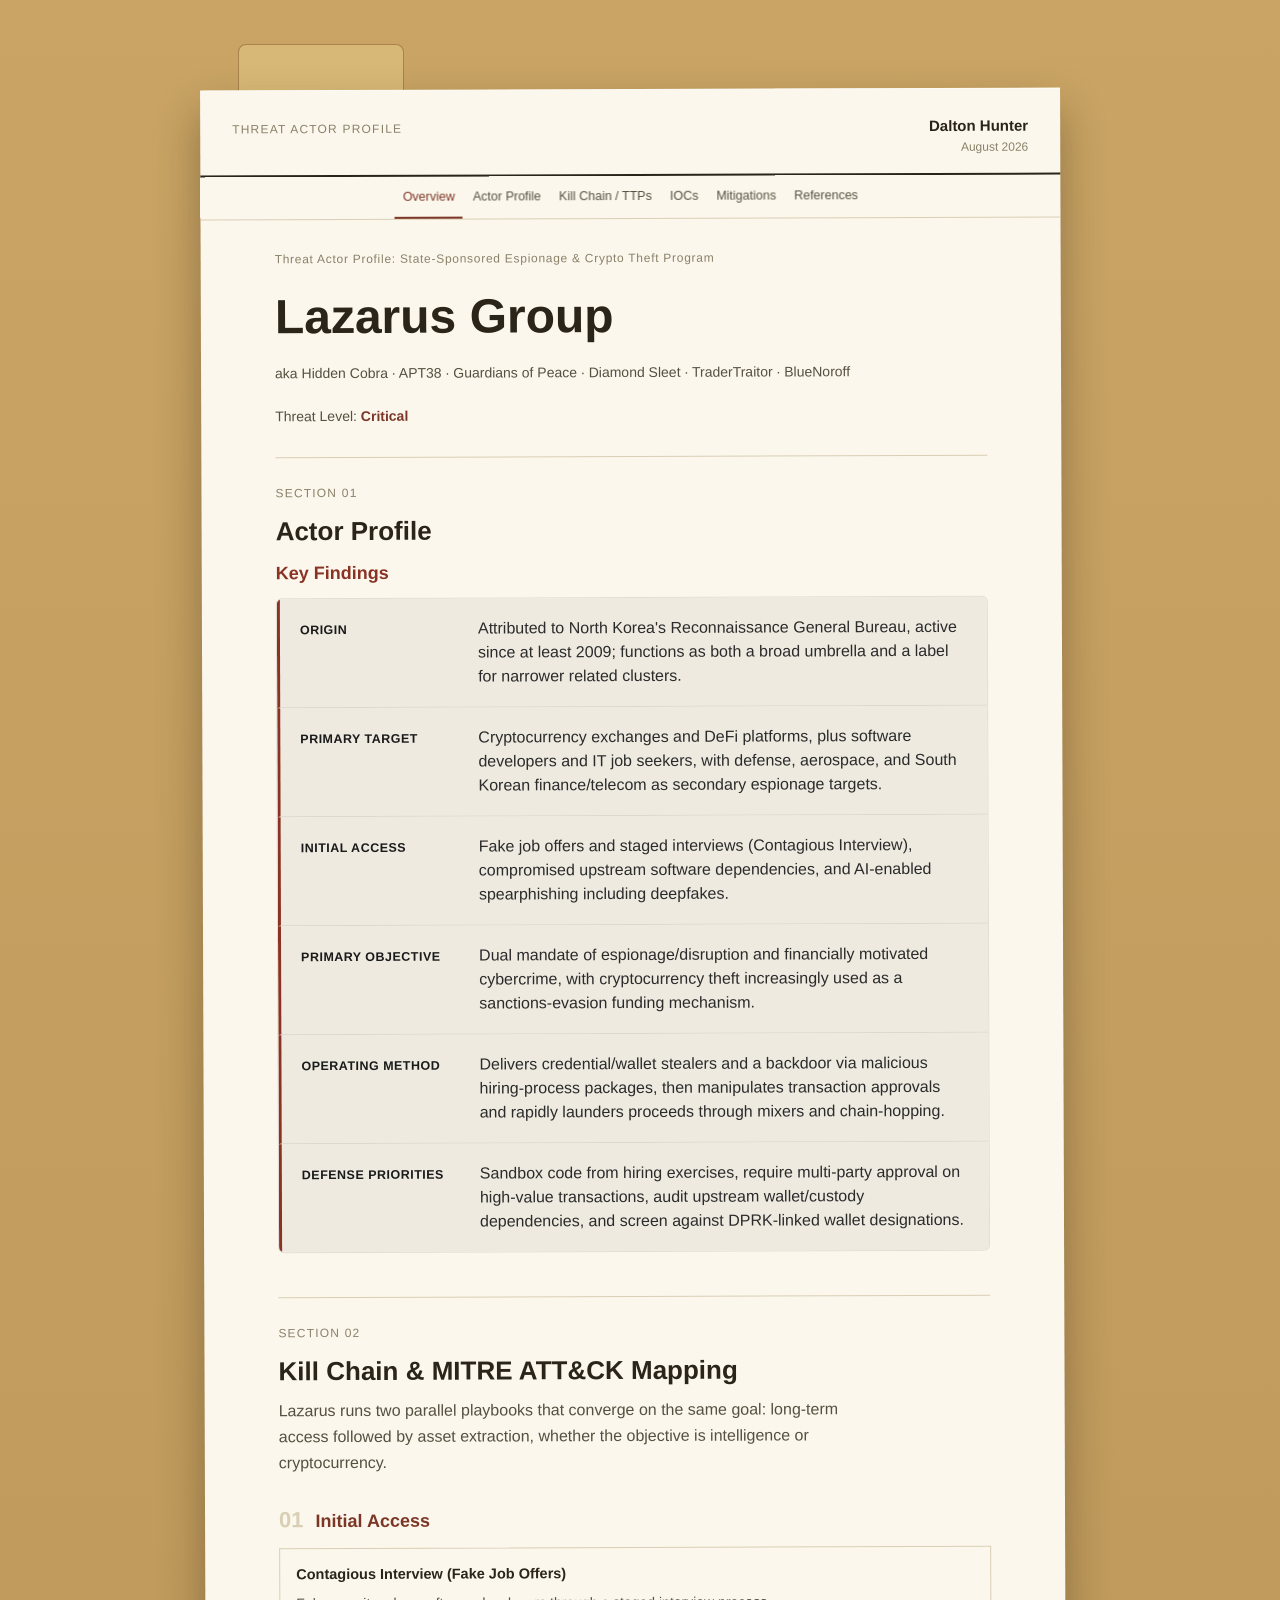
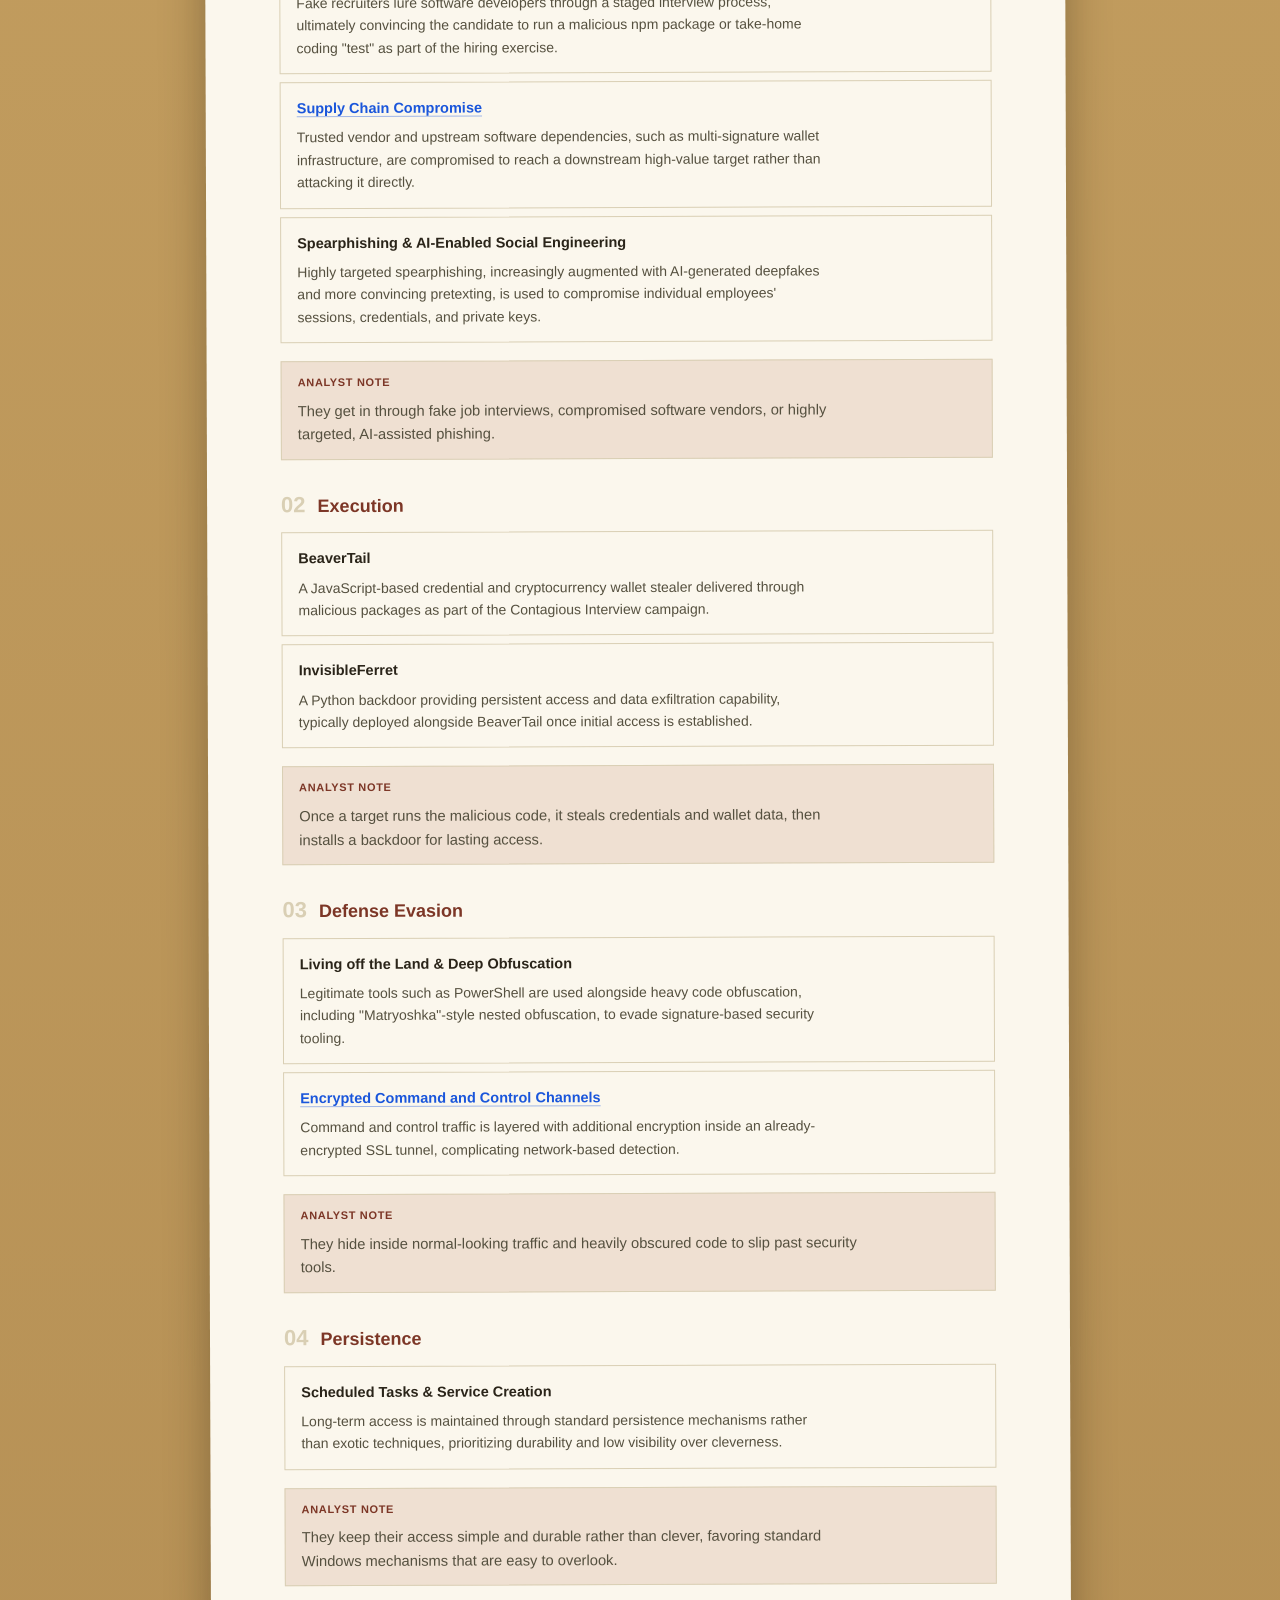
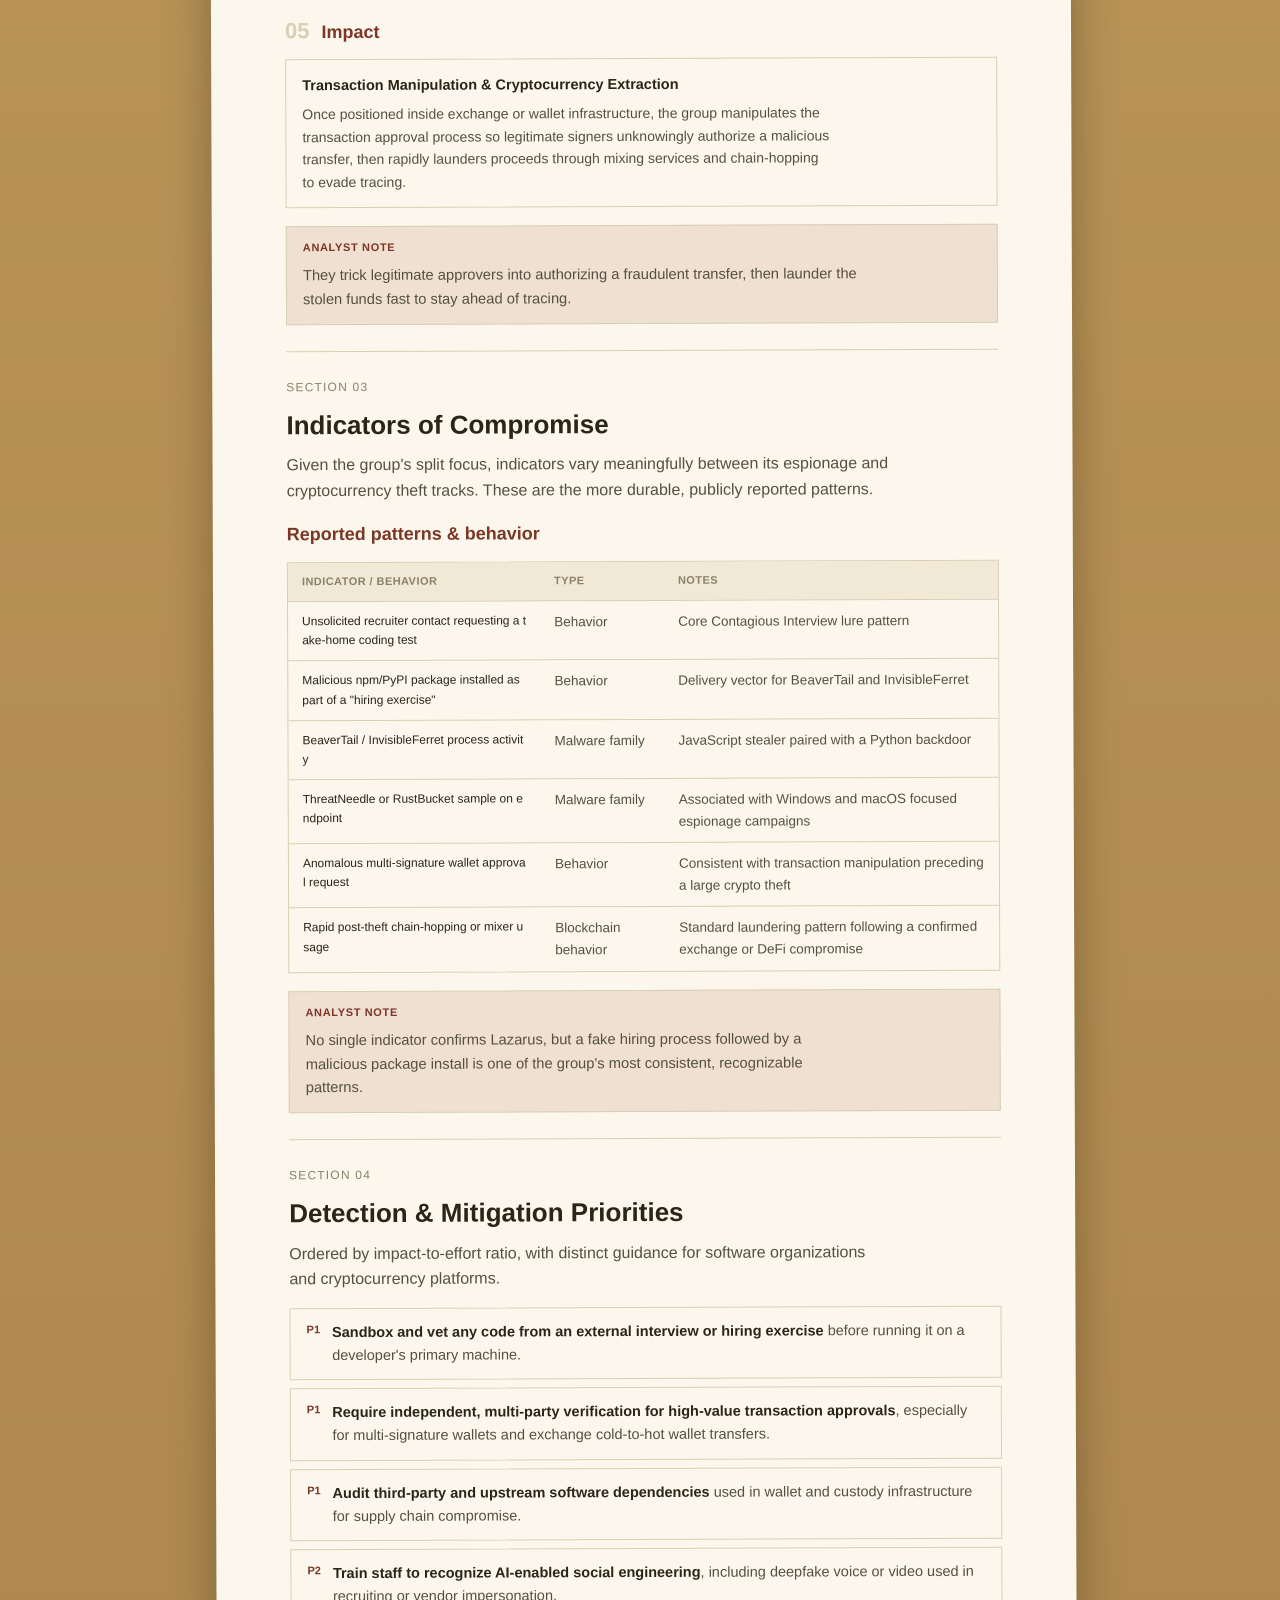
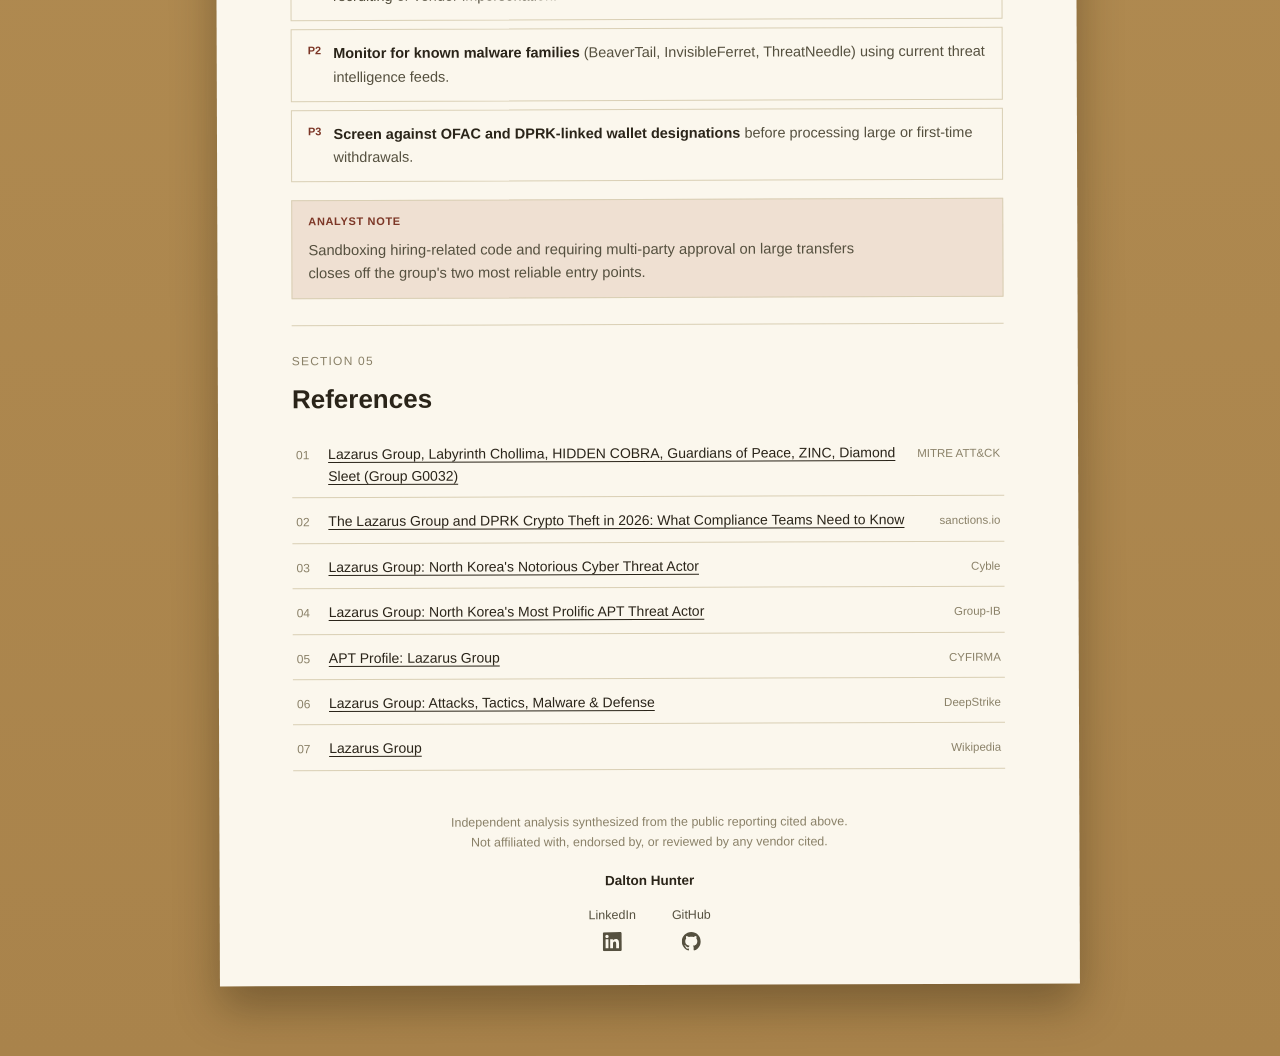
<file: lazarus-group/index.html>
<!DOCTYPE html>
<html lang="en">
<head>
<meta charset="UTF-8">
<meta name="viewport" content="width=device-width, initial-scale=1.0">
<title>Lazarus Group: Threat Actor Profile | Dalton Hunter</title>
<meta name="description" content="Threat intelligence assessment on Lazarus Group (APT38, Hidden Cobra, TraderTraitor): DPRK state-sponsored cryptocurrency theft, Contagious Interview campaign, MITRE ATT&CK mapping, and mitigation guidance.">
<link rel="stylesheet" href="styles.css">
<style>
  /* Scannable bullet lists used throughout Actor Profile and other prose sections */
  ul.scan-list {
    margin: 6px 0 18px;
    padding-left: 20px;
  }
  ul.scan-list li {
    margin-bottom: 7px;
    line-height: 1.5;
  }
  ul.scan-list li:last-child { margin-bottom: 0; }

  /* Tighter spacing for Analyst Notes nested inside a phase or section, vs. a full-width callout */
  .phase-note {
    margin-top: 14px;
    margin-bottom: 0;
    padding: 12px 16px;
  }
  .phase-note p { margin: 4px 0 0; font-size: 0.92rem; }

  /* CVE and MITRE ATT&CK reference links */
  a.cve-link, a.mitre-link {
    color: #1a56db;
    text-decoration: underline;
    text-decoration-color: rgba(26,86,219,0.4);
  }
  a.cve-link:hover, a.mitre-link:hover {
    text-decoration-color: #1a56db;
  }

  /* Tighten the gap between a section's h2 title and the first h3 subheading beneath it */
  main section h2 { margin-bottom: 6px; }
  main section h3:first-of-type { margin-top: 2px; }
</style>
</head>
<body>
<a href="#overview" class="skip-link">Skip to content</a>

<div class="desk">
  <div class="folder-wrap">

    <div class="folder-tab">&nbsp;&nbsp;&nbsp;&nbsp;&nbsp;&nbsp;&nbsp;&nbsp;&nbsp;&nbsp;&nbsp;&nbsp;&nbsp;&nbsp;&nbsp;&nbsp;&nbsp;&nbsp;&nbsp;&nbsp;&nbsp;&nbsp;&nbsp;&nbsp;&nbsp;&nbsp;</div>

    <div class="paper">

      <header class="doc-header">
        <div class="doc-header-title">Threat Actor Profile</div>
        <div class="doc-header-right">
          <div class="doc-author">Dalton Hunter</div>
          <div class="doc-date">August 2026</div>
        </div>
      </header>

      <!-- Top nav -->
      <nav class="topnav" aria-label="Report sections">
        <div class="topnav-inner">
          <a class="navlink" href="#overview">Overview</a>
          <a class="navlink" href="#profile">Actor Profile</a>
          <a class="navlink" href="#ttps">Kill Chain / TTPs</a>
          <a class="navlink" href="#iocs">IOCs</a>
          <a class="navlink" href="#mitigations">Mitigations</a>
          <a class="navlink" href="#references">References</a>
        </div>
      </nav>

      <main>

        <!-- HERO / OVERVIEW -->
        <section id="overview" class="hero">
          <div class="hero-kicker">Threat Actor Profile: State-Sponsored Espionage &amp; Crypto Theft Program</div>
          <h1>Lazarus Group</h1>
          <div class="aka">aka Hidden Cobra · APT38 · Guardians of Peace · Diamond Sleet · TraderTraitor · BlueNoroff</div>
          <div class="threat-level">Threat Level: <strong>Critical</strong></div>
        </section>

<style>
  /* Key Findings grid */
  .key-findings {
    list-style: none;
    margin: 6px 0 18px;
    padding: 0;
    border: 1px solid rgba(0,0,0,0.08);
    border-radius: 6px;
    overflow: hidden;
    background: #f5f1e8;
  }
  .key-findings li {
    display: grid;
    grid-template-columns: 160px 1fr;
    gap: 18px;
    align-items: baseline;
    margin: 0;
    padding: 18px 20px;
    border-left: 3px solid #8a3324;
    background: #eeeae0;
  }
  .key-findings li:not(:last-child) {
    border-bottom: 1px solid rgba(0,0,0,0.08);
  }
  .key-findings li strong {
    font-size: 0.78rem;
    letter-spacing: 0.04em;
    text-transform: uppercase;
    color: #1a1a1a;
    font-weight: 700;
  }
  .key-findings li span {
    color: #2b2b2b;
    line-height: 1.5;
  }
  h3.kf-heading {
    color: #8a3324;
    font-weight: 700;
    margin-bottom: 10px;
  }
  @media (max-width: 640px) {
    .key-findings li {
      grid-template-columns: 1fr;
      gap: 4px;
    }
  }
</style>

<!-- ACTOR PROFILE -->
<section id="profile">
  <div class="eyebrow">Section 01</div>
  <h2>Actor Profile</h2>
  <h3 class="kf-heading">Key Findings</h3>
  <ul class="key-findings">
    <li><strong>Origin</strong><span>Attributed to North Korea's Reconnaissance General Bureau, active since at least 2009; functions as both a broad umbrella and a label for narrower related clusters.</span></li>
    <li><strong>Primary Target</strong><span>Cryptocurrency exchanges and DeFi platforms, plus software developers and IT job seekers, with defense, aerospace, and South Korean finance/telecom as secondary espionage targets.</span></li>
    <li><strong>Initial Access</strong><span>Fake job offers and staged interviews (Contagious Interview), compromised upstream software dependencies, and AI-enabled spearphishing including deepfakes.</span></li>
    <li><strong>Primary Objective</strong><span>Dual mandate of espionage/disruption and financially motivated cybercrime, with cryptocurrency theft increasingly used as a sanctions-evasion funding mechanism.</span></li>
    <li><strong>Operating Method</strong><span>Delivers credential/wallet stealers and a backdoor via malicious hiring-process packages, then manipulates transaction approvals and rapidly launders proceeds through mixers and chain-hopping.</span></li>
    <li><strong>Defense Priorities</strong><span>Sandbox code from hiring exercises, require multi-party approval on high-value transactions, audit upstream wallet/custody dependencies, and screen against DPRK-linked wallet designations.</span></li>
  </ul>
</section>

        <!-- TTPs / KILL CHAIN -->
        <section id="ttps">
          <div class="eyebrow">Section 02</div>
          <h2>Kill Chain &amp; MITRE ATT&amp;CK Mapping</h2>
          <p>Lazarus runs two parallel playbooks that converge on the same goal: long-term access followed by asset extraction, whether the objective is intelligence or cryptocurrency.</p>

          <div class="phase">
            <div class="phase-head"><span class="phase-num">01</span><h3>Initial Access</h3></div>
            <div class="ttp-card">
              <div class="ttp-top"><span class="ttp-name">Contagious Interview (Fake Job Offers)</span></div>
              <p>Fake recruiters lure software developers through a staged interview process, ultimately convincing the candidate to run a malicious npm package or take-home coding "test" as part of the hiring exercise.</p>
            </div>
            <div class="ttp-card">
              <div class="ttp-top"><span class="ttp-name"><a class="mitre-link" href="https://attack.mitre.org/techniques/T1195/" target="_blank" rel="noopener">Supply Chain Compromise</a></span></div>
              <p>Trusted vendor and upstream software dependencies, such as multi-signature wallet infrastructure, are compromised to reach a downstream high-value target rather than attacking it directly.</p>
            </div>
            <div class="ttp-card">
              <div class="ttp-top"><span class="ttp-name">Spearphishing &amp; AI-Enabled Social Engineering</span></div>
              <p>Highly targeted spearphishing, increasingly augmented with AI-generated deepfakes and more convincing pretexting, is used to compromise individual employees' sessions, credentials, and private keys.</p>
            </div>
            <div class="callout analyst-note phase-note">
              <div class="callout-label">Analyst Note</div>
              <p>They get in through fake job interviews, compromised software vendors, or highly targeted, AI-assisted phishing.</p>
            </div>
          </div>

          <div class="phase">
            <div class="phase-head"><span class="phase-num">02</span><h3>Execution</h3></div>
            <div class="ttp-card">
              <div class="ttp-top"><span class="ttp-name">BeaverTail</span></div>
              <p>A JavaScript-based credential and cryptocurrency wallet stealer delivered through malicious packages as part of the Contagious Interview campaign.</p>
            </div>
            <div class="ttp-card">
              <div class="ttp-top"><span class="ttp-name">InvisibleFerret</span></div>
              <p>A Python backdoor providing persistent access and data exfiltration capability, typically deployed alongside BeaverTail once initial access is established.</p>
            </div>
            <div class="callout analyst-note phase-note">
              <div class="callout-label">Analyst Note</div>
              <p>Once a target runs the malicious code, it steals credentials and wallet data, then installs a backdoor for lasting access.</p>
            </div>
          </div>

          <div class="phase">
            <div class="phase-head"><span class="phase-num">03</span><h3>Defense Evasion</h3></div>
            <div class="ttp-card">
              <div class="ttp-top"><span class="ttp-name">Living off the Land &amp; Deep Obfuscation</span></div>
              <p>Legitimate tools such as PowerShell are used alongside heavy code obfuscation, including "Matryoshka"-style nested obfuscation, to evade signature-based security tooling.</p>
            </div>
            <div class="ttp-card">
              <div class="ttp-top"><span class="ttp-name"><a class="mitre-link" href="https://attack.mitre.org/techniques/T1071/" target="_blank" rel="noopener">Encrypted Command and Control Channels</a></span></div>
              <p>Command and control traffic is layered with additional encryption inside an already-encrypted SSL tunnel, complicating network-based detection.</p>
            </div>
            <div class="callout analyst-note phase-note">
              <div class="callout-label">Analyst Note</div>
              <p>They hide inside normal-looking traffic and heavily obscured code to slip past security tools.</p>
            </div>
          </div>

          <div class="phase">
            <div class="phase-head"><span class="phase-num">04</span><h3>Persistence</h3></div>
            <div class="ttp-card">
              <div class="ttp-top"><span class="ttp-name">Scheduled Tasks &amp; Service Creation</span></div>
              <p>Long-term access is maintained through standard persistence mechanisms rather than exotic techniques, prioritizing durability and low visibility over cleverness.</p>
            </div>
            <div class="callout analyst-note phase-note">
              <div class="callout-label">Analyst Note</div>
              <p>They keep their access simple and durable rather than clever, favoring standard Windows mechanisms that are easy to overlook.</p>
            </div>
          </div>

          <div class="phase">
            <div class="phase-head"><span class="phase-num">05</span><h3>Impact</h3></div>
            <div class="ttp-card">
              <div class="ttp-top"><span class="ttp-name">Transaction Manipulation &amp; Cryptocurrency Extraction</span></div>
              <p>Once positioned inside exchange or wallet infrastructure, the group manipulates the transaction approval process so legitimate signers unknowingly authorize a malicious transfer, then rapidly launders proceeds through mixing services and chain-hopping to evade tracing.</p>
            </div>
            <div class="callout analyst-note phase-note">
              <div class="callout-label">Analyst Note</div>
              <p>They trick legitimate approvers into authorizing a fraudulent transfer, then launder the stolen funds fast to stay ahead of tracing.</p>
            </div>
          </div>
        </section>

        <!-- IOCs -->
        <section id="iocs">
          <div class="eyebrow">Section 03</div>
          <h2>Indicators of Compromise</h2>
          <p>Given the group's split focus, indicators vary meaningfully between its espionage and cryptocurrency theft tracks. These are the more durable, publicly reported patterns.</p>

          <h3>Reported patterns &amp; behavior</h3>
          <div class="table-wrap">
            <table>
              <thead><tr><th>Indicator / Behavior</th><th>Type</th><th>Notes</th></tr></thead>
              <tbody>
                <tr><td class="mono">Unsolicited recruiter contact requesting a take-home coding test</td><td>Behavior</td><td>Core Contagious Interview lure pattern</td></tr>
                <tr><td class="mono">Malicious npm/PyPI package installed as part of a "hiring exercise"</td><td>Behavior</td><td>Delivery vector for BeaverTail and InvisibleFerret</td></tr>
                <tr><td class="mono">BeaverTail / InvisibleFerret process activity</td><td>Malware family</td><td>JavaScript stealer paired with a Python backdoor</td></tr>
                <tr><td class="mono">ThreatNeedle or RustBucket sample on endpoint</td><td>Malware family</td><td>Associated with Windows and macOS focused espionage campaigns</td></tr>
                <tr><td class="mono">Anomalous multi-signature wallet approval request</td><td>Behavior</td><td>Consistent with transaction manipulation preceding a large crypto theft</td></tr>
                <tr><td class="mono">Rapid post-theft chain-hopping or mixer usage</td><td>Blockchain behavior</td><td>Standard laundering pattern following a confirmed exchange or DeFi compromise</td></tr>
              </tbody>
            </table>
          </div>

          <div class="callout analyst-note phase-note">
            <div class="callout-label">Analyst Note</div>
            <p>No single indicator confirms Lazarus, but a fake hiring process followed by a malicious package install is one of the group's most consistent, recognizable patterns.</p>
          </div>
        </section>

        <!-- MITIGATIONS -->
        <section id="mitigations">
          <div class="eyebrow">Section 04</div>
          <h2>Detection &amp; Mitigation Priorities</h2>
          <p>Ordered by impact-to-effort ratio, with distinct guidance for software organizations and cryptocurrency platforms.</p>
          <ul class="mit-list">
            <li><span class="pri">P1</span><span><strong>Sandbox and vet any code from an external interview or hiring exercise</strong> before running it on a developer's primary machine.</span></li>
            <li><span class="pri">P1</span><span><strong>Require independent, multi-party verification for high-value transaction approvals</strong>, especially for multi-signature wallets and exchange cold-to-hot wallet transfers.</span></li>
            <li><span class="pri">P1</span><span><strong>Audit third-party and upstream software dependencies</strong> used in wallet and custody infrastructure for supply chain compromise.</span></li>
            <li><span class="pri">P2</span><span><strong>Train staff to recognize AI-enabled social engineering</strong>, including deepfake voice or video used in recruiting or vendor impersonation.</span></li>
            <li><span class="pri">P2</span><span><strong>Monitor for known malware families</strong> (BeaverTail, InvisibleFerret, ThreatNeedle) using current threat intelligence feeds.</span></li>
            <li><span class="pri">P3</span><span><strong>Screen against OFAC and DPRK-linked wallet designations</strong> before processing large or first-time withdrawals.</span></li>
          </ul>

          <div class="callout analyst-note phase-note">
            <div class="callout-label">Analyst Note</div>
            <p>Sandboxing hiring-related code and requiring multi-party approval on large transfers closes off the group's two most reliable entry points.</p>
          </div>
        </section>

        <!-- REFERENCES -->
        <section id="references">
          <div class="eyebrow">Section 05</div>
          <h2>References</h2>
          <ul class="source-list">
            <li><span class="idx">01</span><a href="https://attack.mitre.org/groups/G0032/" target="_blank" rel="noopener">Lazarus Group, Labyrinth Chollima, HIDDEN COBRA, Guardians of Peace, ZINC, Diamond Sleet (Group G0032)</a><span class="pub">MITRE ATT&amp;CK</span></li>
            <li><span class="idx">02</span><a href="https://www.sanctions.io/blog/the-lazarus-group-and-dprk-crypto-theft-in-2026" target="_blank" rel="noopener">The Lazarus Group and DPRK Crypto Theft in 2026: What Compliance Teams Need to Know</a><span class="pub">sanctions.io</span></li>
            <li><span class="idx">03</span><a href="https://cyble.com/threat-actor-profiles/lazarus-group/" target="_blank" rel="noopener">Lazarus Group: North Korea's Notorious Cyber Threat Actor</a><span class="pub">Cyble</span></li>
            <li><span class="idx">04</span><a href="https://www.group-ib.com/masked-actors/lazarus/" target="_blank" rel="noopener">Lazarus Group: North Korea's Most Prolific APT Threat Actor</a><span class="pub">Group-IB</span></li>
            <li><span class="idx">05</span><a href="https://www.cyfirma.com/research/apt-profile-lazarus-group/" target="_blank" rel="noopener">APT Profile: Lazarus Group</a><span class="pub">CYFIRMA</span></li>
            <li><span class="idx">06</span><a href="https://deepstrike.io/blog/lazarus-group" target="_blank" rel="noopener">Lazarus Group: Attacks, Tactics, Malware &amp; Defense</a><span class="pub">DeepStrike</span></li>
            <li><span class="idx">07</span><a href="https://en.wikipedia.org/wiki/Lazarus_Group" target="_blank" rel="noopener">Lazarus Group</a><span class="pub">Wikipedia</span></li>
          </ul>
        </section>

      </main>

      <footer>
        <p class="fnote">Independent analysis synthesized from the public reporting cited above. Not affiliated with, endorsed by, or reviewed by any vendor cited.</p>
        <div class="footer-meta">
          <span class="footer-name">Dalton Hunter</span>
          <div class="footer-social">
            <a href="https://www.linkedin.com/in/dalton-hunter/" id="footer-linkedin" class="footer-social-link" aria-label="LinkedIn" target="_blank" rel="noopener">
              <span class="footer-social-label">LinkedIn</span>
              <svg class="footer-social-icon" viewBox="0 0 24 24" aria-hidden="true"><path d="M20.447 20.452h-3.554v-5.569c0-1.328-.027-3.037-1.852-3.037-1.853 0-2.136 1.445-2.136 2.939v5.667H9.351V9h3.414v1.561h.046c.477-.9 1.637-1.85 3.37-1.85 3.601 0 4.267 2.37 4.267 5.455v6.286zM5.337 7.433c-1.144 0-2.063-.926-2.063-2.065 0-1.138.92-2.063 2.063-2.063 1.14 0 2.064.925 2.064 2.063 0 1.139-.925 2.065-2.064 2.065zm1.782 13.019H3.555V9h3.564v11.452zM22.225 0H1.771C.792 0 0 .774 0 1.729v20.542C0 23.227.792 24 1.771 24h20.451C23.2 24 24 23.227 24 22.271V1.729C24 .774 23.2 0 22.222 0h.003z"/></svg>
            </a>
            <a href="https://github.com/dalthunter" id="footer-github" class="footer-social-link" aria-label="GitHub" target="_blank" rel="noopener">
              <span class="footer-social-label">GitHub</span>
              <svg class="footer-social-icon" viewBox="0 0 24 24" aria-hidden="true"><path d="M12 .297c-6.63 0-12 5.373-12 12 0 5.303 3.438 9.8 8.205 11.385.6.113.82-.258.82-.577 0-.285-.01-1.04-.015-2.04-3.338.724-4.042-1.61-4.042-1.61-.546-1.385-1.333-1.754-1.333-1.754-1.089-.744.084-.729.084-.729 1.205.084 1.838 1.237 1.838 1.237 1.07 1.834 2.809 1.304 3.495.997.108-.775.42-1.305.763-1.605-2.665-.305-5.466-1.334-5.466-5.93 0-1.31.465-2.38 1.235-3.22-.135-.303-.54-1.523.105-3.176 0 0 1.005-.322 3.3 1.23.96-.267 1.98-.399 3-.405 1.02.006 2.04.138 3 .405 2.28-1.552 3.285-1.23 3.285-1.23.645 1.653.24 2.873.12 3.176.765.84 1.23 1.91 1.23 3.22 0 4.61-2.805 5.625-5.475 5.92.42.36.81 1.096.81 2.22 0 1.606-.015 2.896-.015 3.286 0 .315.21.69.825.57C20.565 22.092 24 17.592 24 12.297c0-6.627-5.373-12-12-12"/></svg>
            </a>
          </div>
        </div>
      </footer>

    </div>
  </div>
</div>

<script src="script.js"></script>
</body>
</html>
</file>
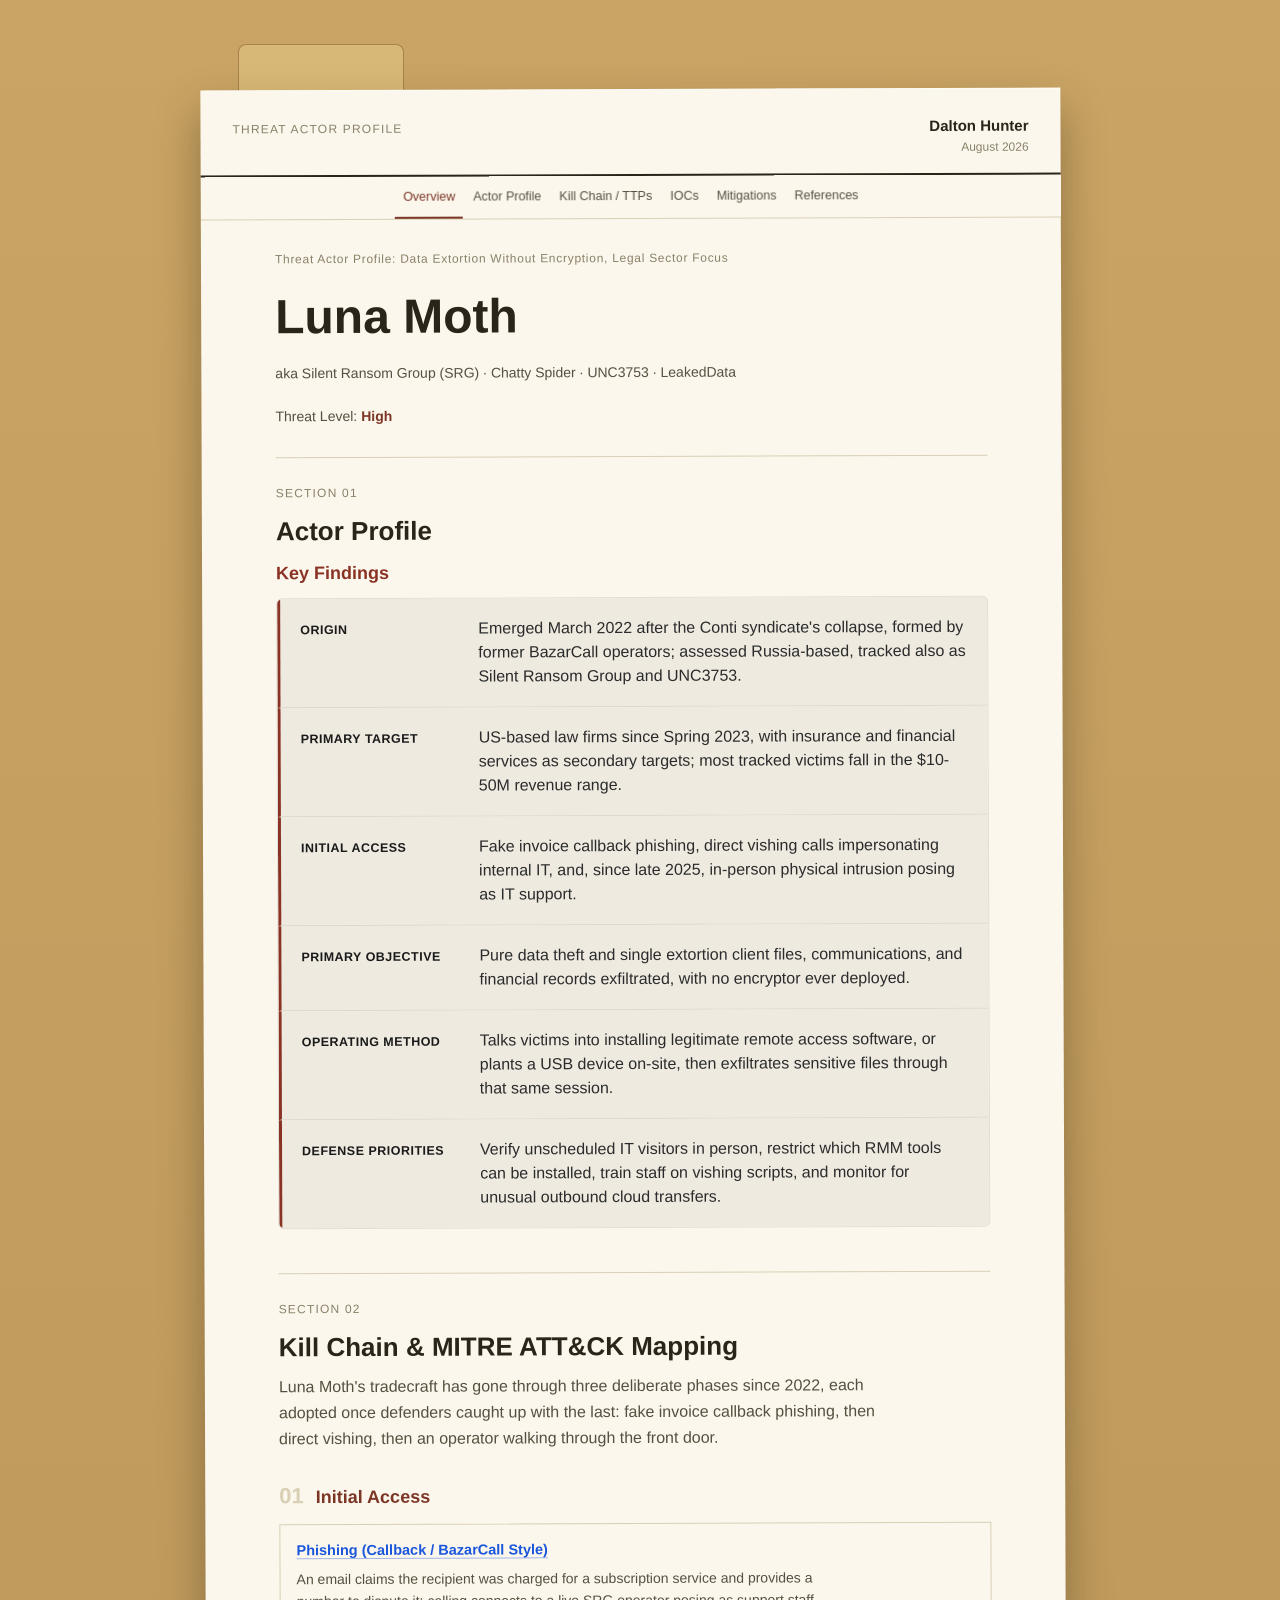
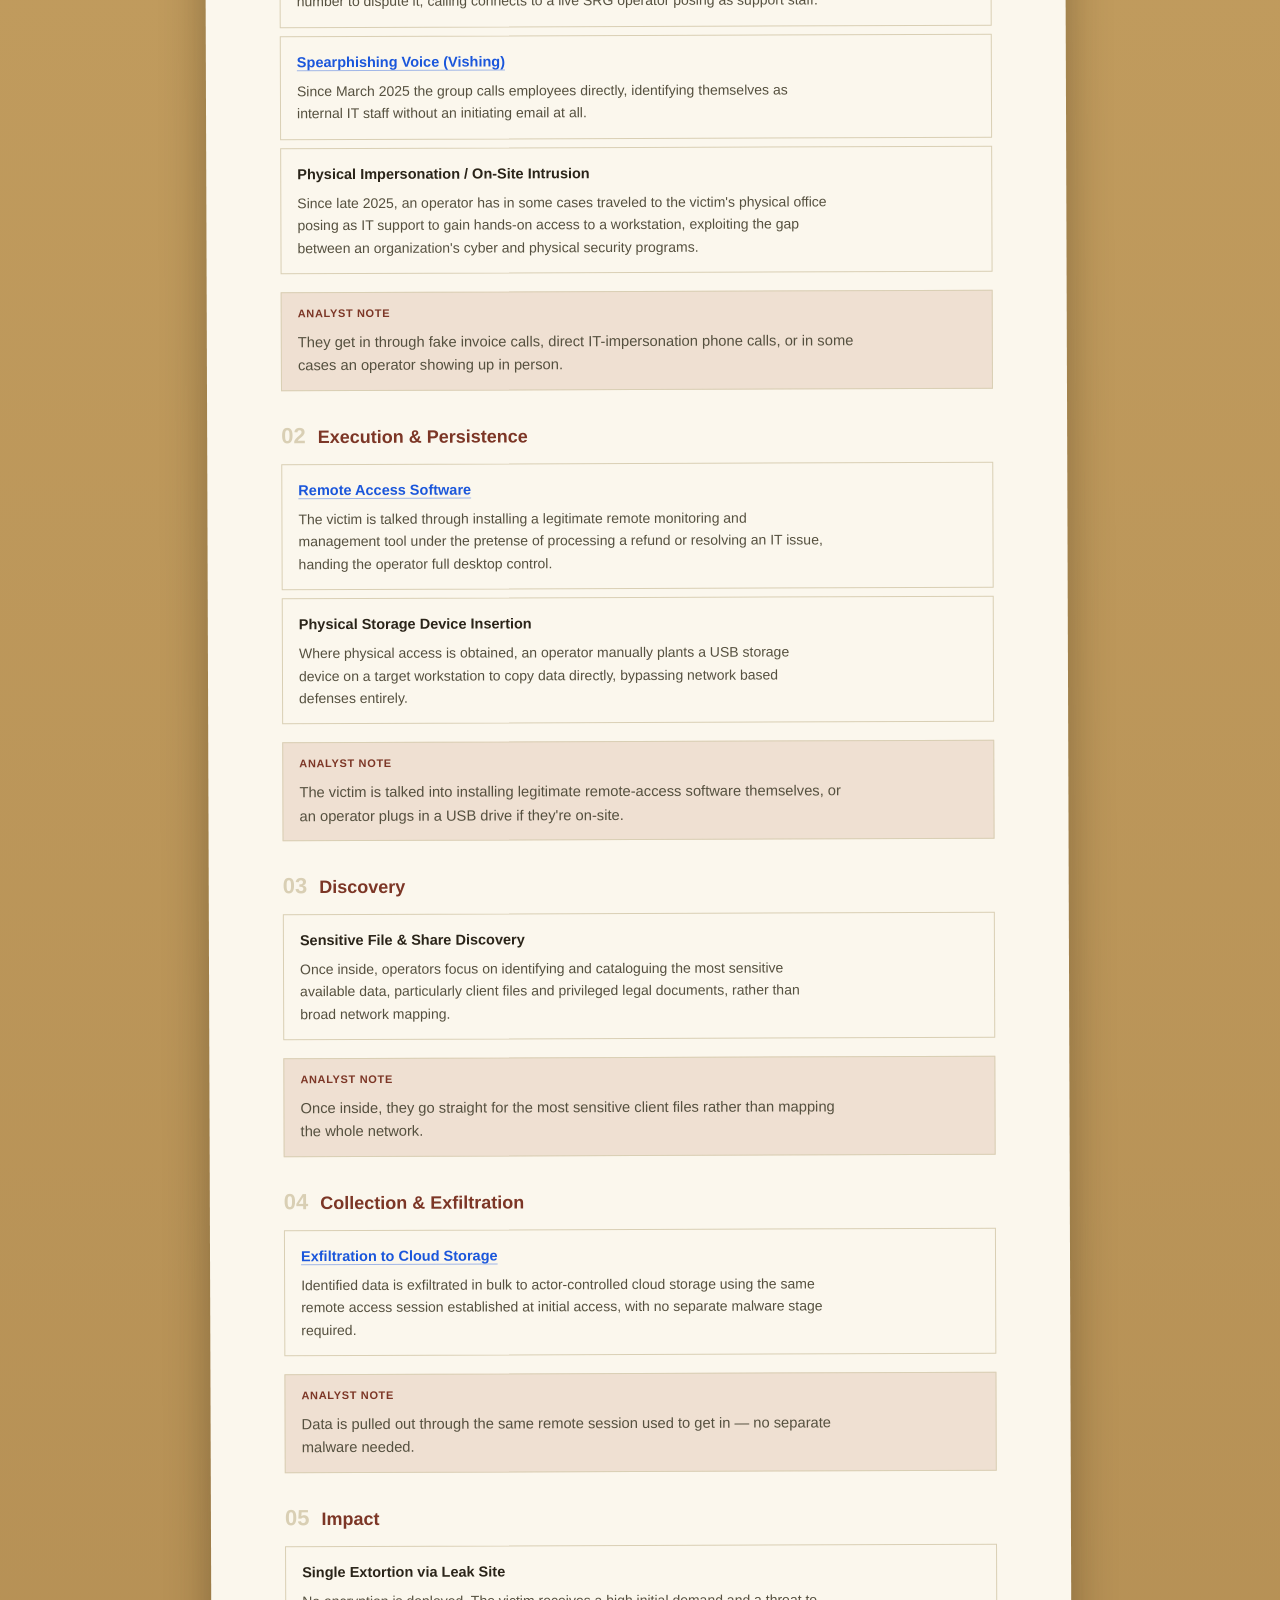
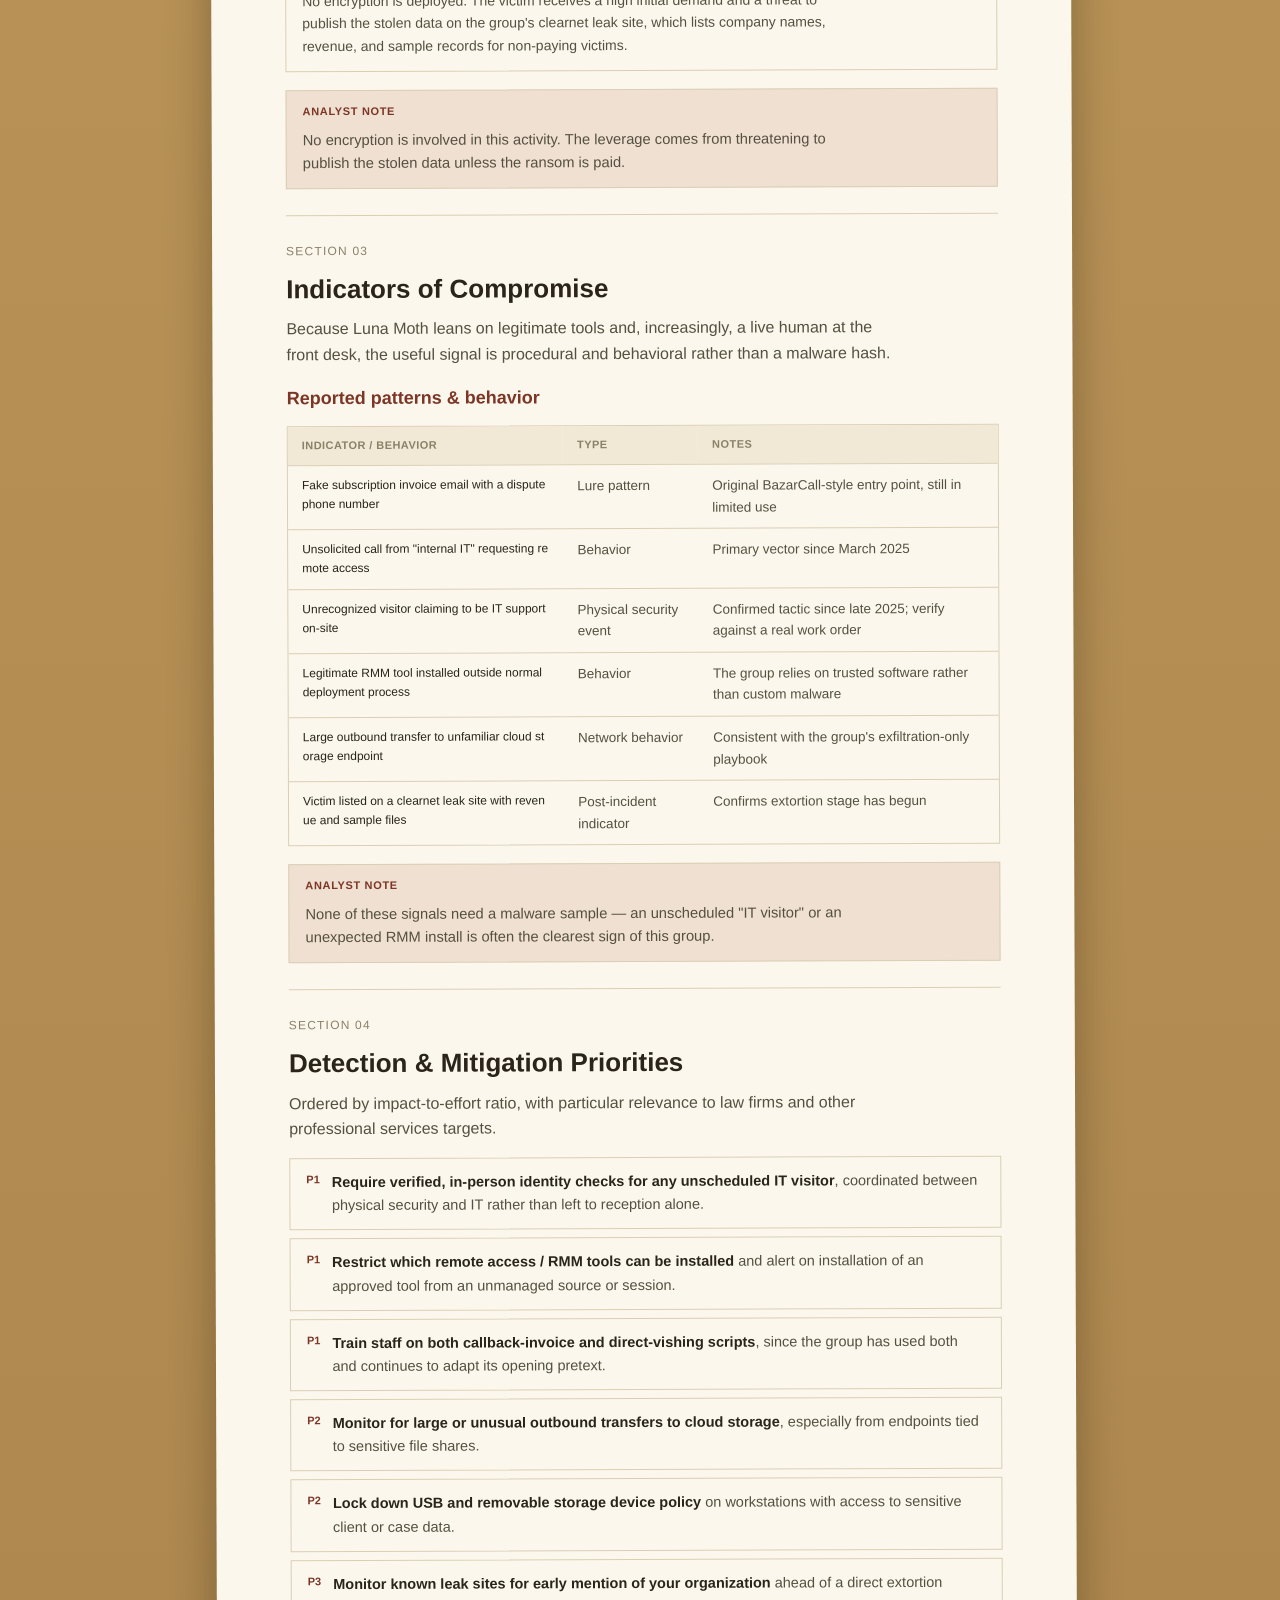
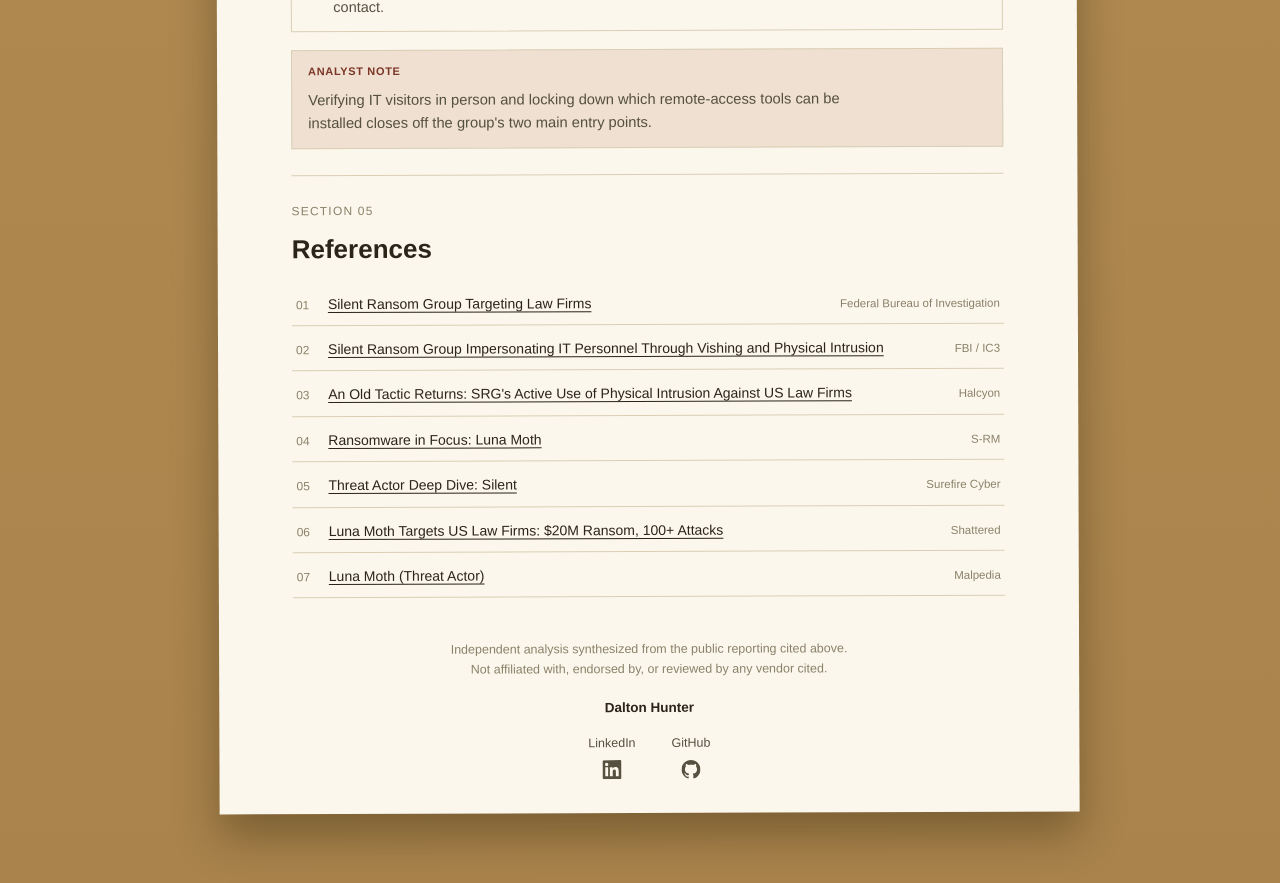
<file: luna-moth/index.html>
<!DOCTYPE html>
<html lang="en">
<head>
<meta charset="UTF-8">
<meta name="viewport" content="width=device-width, initial-scale=1.0">
<title>Luna Moth (Silent Ransom Group): Threat Actor Profile | Dalton Hunter</title>
<meta name="description" content="Threat intelligence assessment on Luna Moth / Silent Ransom Group (UNC3753): callback phishing, vishing, physical intrusion against US law firms, MITRE ATT&CK mapping, and mitigation guidance.">
<link rel="stylesheet" href="styles.css">
<style>
  /* Scannable bullet lists used throughout Actor Profile and other prose sections */
  ul.scan-list {
    margin: 6px 0 18px;
    padding-left: 20px;
  }
  ul.scan-list li {
    margin-bottom: 7px;
    line-height: 1.5;
  }
  ul.scan-list li:last-child { margin-bottom: 0; }

  /* Tighter spacing for Analyst Notes nested inside a phase or section, vs. a full-width callout */
  .phase-note {
    margin-top: 14px;
    margin-bottom: 0;
    padding: 12px 16px;
  }
  .phase-note p { margin: 4px 0 0; font-size: 0.92rem; }

  /* CVE and MITRE ATT&CK reference links */
  a.cve-link, a.mitre-link {
    color: #1a56db;
    text-decoration: underline;
    text-decoration-color: rgba(26,86,219,0.4);
  }
  a.cve-link:hover, a.mitre-link:hover {
    text-decoration-color: #1a56db;
  }

  /* Tighten the gap between a section's h2 title and the first h3 subheading beneath it */
  main section h2 { margin-bottom: 6px; }
  main section h3:first-of-type { margin-top: 2px; }
</style>
</head>
<body>
<a href="#overview" class="skip-link">Skip to content</a>

<div class="desk">
  <div class="folder-wrap">

    <div class="folder-tab">&nbsp;&nbsp;&nbsp;&nbsp;&nbsp;&nbsp;&nbsp;&nbsp;&nbsp;&nbsp;&nbsp;&nbsp;&nbsp;&nbsp;&nbsp;&nbsp;&nbsp;&nbsp;&nbsp;&nbsp;&nbsp;&nbsp;&nbsp;&nbsp;&nbsp;&nbsp;</div>

    <div class="paper">

      <header class="doc-header">
        <div class="doc-header-title">Threat Actor Profile</div>
        <div class="doc-header-right">
          <div class="doc-author">Dalton Hunter</div>
          <div class="doc-date">August 2026</div>
        </div>
      </header>

      <!-- Top nav -->
      <nav class="topnav" aria-label="Report sections">
        <div class="topnav-inner">
          <a class="navlink" href="#overview">Overview</a>
          <a class="navlink" href="#profile">Actor Profile</a>
          <a class="navlink" href="#ttps">Kill Chain / TTPs</a>
          <a class="navlink" href="#iocs">IOCs</a>
          <a class="navlink" href="#mitigations">Mitigations</a>
          <a class="navlink" href="#references">References</a>
        </div>
      </nav>

      <main>

        <!-- HERO / OVERVIEW -->
        <section id="overview" class="hero">
          <div class="hero-kicker">Threat Actor Profile: Data Extortion Without Encryption, Legal Sector Focus</div>
          <h1>Luna Moth</h1>
          <div class="aka">aka Silent Ransom Group (SRG) · Chatty Spider · UNC3753 · LeakedData</div>
          <div class="threat-level">Threat Level: <strong>High</strong></div>
        </section>

<style>
  /* Key Findings grid */
  .key-findings {
    list-style: none;
    margin: 6px 0 18px;
    padding: 0;
    border: 1px solid rgba(0,0,0,0.08);
    border-radius: 6px;
    overflow: hidden;
    background: #f5f1e8;
  }
  .key-findings li {
    display: grid;
    grid-template-columns: 160px 1fr;
    gap: 18px;
    align-items: baseline;
    margin: 0;
    padding: 18px 20px;
    border-left: 3px solid #8a3324;
    background: #eeeae0;
  }
  .key-findings li:not(:last-child) {
    border-bottom: 1px solid rgba(0,0,0,0.08);
  }
  .key-findings li strong {
    font-size: 0.78rem;
    letter-spacing: 0.04em;
    text-transform: uppercase;
    color: #1a1a1a;
    font-weight: 700;
  }
  .key-findings li span {
    color: #2b2b2b;
    line-height: 1.5;
  }
  h3.kf-heading {
    color: #8a3324;
    font-weight: 700;
    margin-bottom: 10px;
  }
  @media (max-width: 640px) {
    .key-findings li {
      grid-template-columns: 1fr;
      gap: 4px;
    }
  }
</style>

<!-- ACTOR PROFILE -->
<section id="profile">
  <div class="eyebrow">Section 01</div>
  <h2>Actor Profile</h2>
  <h3 class="kf-heading">Key Findings</h3>
  <ul class="key-findings">
    <li><strong>Origin</strong><span>Emerged March 2022 after the Conti syndicate's collapse, formed by former BazarCall operators; assessed Russia-based, tracked also as Silent Ransom Group and UNC3753.</span></li>
    <li><strong>Primary Target</strong><span>US-based law firms since Spring 2023, with insurance and financial services as secondary targets; most tracked victims fall in the $10-50M revenue range.</span></li>
    <li><strong>Initial Access</strong><span>Fake invoice callback phishing, direct vishing calls impersonating internal IT, and, since late 2025, in-person physical intrusion posing as IT support.</span></li>
    <li><strong>Primary Objective</strong><span>Pure data theft and single extortion client files, communications, and financial records exfiltrated, with no encryptor ever deployed.</span></li>
    <li><strong>Operating Method</strong><span>Talks victims into installing legitimate remote access software, or plants a USB device on-site, then exfiltrates sensitive files through that same session.</span></li>
    <li><strong>Defense Priorities</strong><span>Verify unscheduled IT visitors in person, restrict which RMM tools can be installed, train staff on vishing scripts, and monitor for unusual outbound cloud transfers.</span></li>
  </ul>
</section>

        <!-- TTPs / KILL CHAIN -->
        <section id="ttps">
          <div class="eyebrow">Section 02</div>
          <h2>Kill Chain &amp; MITRE ATT&amp;CK Mapping</h2>
          <p>Luna Moth's tradecraft has gone through three deliberate phases since 2022, each adopted once defenders caught up with the last: fake invoice callback phishing, then direct vishing, then an operator walking through the front door.</p>

          <div class="phase">
            <div class="phase-head"><span class="phase-num">01</span><h3>Initial Access</h3></div>
            <div class="ttp-card">
              <div class="ttp-top"><span class="ttp-name"><a class="mitre-link" href="https://attack.mitre.org/techniques/T1566/" target="_blank" rel="noopener">Phishing (Callback / BazarCall Style)</a></span></div>
              <p>An email claims the recipient was charged for a subscription service and provides a number to dispute it; calling connects to a live SRG operator posing as support staff.</p>
            </div>
            <div class="ttp-card">
              <div class="ttp-top"><span class="ttp-name"><a class="mitre-link" href="https://attack.mitre.org/techniques/T1566/004/" target="_blank" rel="noopener">Spearphishing Voice (Vishing)</a></span></div>
              <p>Since March 2025 the group calls employees directly, identifying themselves as internal IT staff without an initiating email at all.</p>
            </div>
            <div class="ttp-card">
              <div class="ttp-top"><span class="ttp-name">Physical Impersonation / On-Site Intrusion</span></div>
              <p>Since late 2025, an operator has in some cases traveled to the victim's physical office posing as IT support to gain hands-on access to a workstation, exploiting the gap between an organization's cyber and physical security programs.</p>
            </div>
            <div class="callout analyst-note phase-note">
              <div class="callout-label">Analyst Note</div>
              <p>They get in through fake invoice calls, direct IT-impersonation phone calls, or in some cases an operator showing up in person.</p>
            </div>
          </div>

          <div class="phase">
            <div class="phase-head"><span class="phase-num">02</span><h3>Execution &amp; Persistence</h3></div>
            <div class="ttp-card">
              <div class="ttp-top"><span class="ttp-name"><a class="mitre-link" href="https://attack.mitre.org/techniques/T1219/" target="_blank" rel="noopener">Remote Access Software</a></span></div>
              <p>The victim is talked through installing a legitimate remote monitoring and management tool under the pretense of processing a refund or resolving an IT issue, handing the operator full desktop control.</p>
            </div>
            <div class="ttp-card">
              <div class="ttp-top"><span class="ttp-name">Physical Storage Device Insertion</span></div>
              <p>Where physical access is obtained, an operator manually plants a USB storage device on a target workstation to copy data directly, bypassing network based defenses entirely.</p>
            </div>
            <div class="callout analyst-note phase-note">
              <div class="callout-label">Analyst Note</div>
              <p>The victim is talked into installing legitimate remote-access software themselves, or an operator plugs in a USB drive if they're on-site.</p>
            </div>
          </div>

          <div class="phase">
            <div class="phase-head"><span class="phase-num">03</span><h3>Discovery</h3></div>
            <div class="ttp-card">
              <div class="ttp-top"><span class="ttp-name">Sensitive File &amp; Share Discovery</span></div>
              <p>Once inside, operators focus on identifying and cataloguing the most sensitive available data, particularly client files and privileged legal documents, rather than broad network mapping.</p>
            </div>
            <div class="callout analyst-note phase-note">
              <div class="callout-label">Analyst Note</div>
              <p>Once inside, they go straight for the most sensitive client files rather than mapping the whole network.</p>
            </div>
          </div>

          <div class="phase">
            <div class="phase-head"><span class="phase-num">04</span><h3>Collection &amp; Exfiltration</h3></div>
            <div class="ttp-card">
              <div class="ttp-top"><span class="ttp-name"><a class="mitre-link" href="https://attack.mitre.org/techniques/T1567/002/" target="_blank" rel="noopener">Exfiltration to Cloud Storage</a></span></div>
              <p>Identified data is exfiltrated in bulk to actor-controlled cloud storage using the same remote access session established at initial access, with no separate malware stage required.</p>
            </div>
            <div class="callout analyst-note phase-note">
              <div class="callout-label">Analyst Note</div>
              <p>Data is pulled out through the same remote session used to get in — no separate malware needed.</p>
            </div>
          </div>

          <div class="phase">
            <div class="phase-head"><span class="phase-num">05</span><h3>Impact</h3></div>
            <div class="ttp-card">
              <div class="ttp-top"><span class="ttp-name">Single Extortion via Leak Site</span></div>
              <p>No encryption is deployed. The victim receives a high initial demand and a threat to publish the stolen data on the group's clearnet leak site, which lists company names, revenue, and sample records for non-paying victims.</p>
            </div>
            <div class="callout analyst-note phase-note">
              <div class="callout-label">Analyst Note</div>
              <p>No encryption is involved in this activity. The leverage comes from threatening to publish the stolen data unless the ransom is paid.</p>
            </div>
          </div>
        </section>

        <!-- IOCs -->
        <section id="iocs">
          <div class="eyebrow">Section 03</div>
          <h2>Indicators of Compromise</h2>
          <p>Because Luna Moth leans on legitimate tools and, increasingly, a live human at the front desk, the useful signal is procedural and behavioral rather than a malware hash.</p>

          <h3>Reported patterns &amp; behavior</h3>
          <div class="table-wrap">
            <table>
              <thead><tr><th>Indicator / Behavior</th><th>Type</th><th>Notes</th></tr></thead>
              <tbody>
                <tr><td class="mono">Fake subscription invoice email with a dispute phone number</td><td>Lure pattern</td><td>Original BazarCall-style entry point, still in limited use</td></tr>
                <tr><td class="mono">Unsolicited call from "internal IT" requesting remote access</td><td>Behavior</td><td>Primary vector since March 2025</td></tr>
                <tr><td class="mono">Unrecognized visitor claiming to be IT support on-site</td><td>Physical security event</td><td>Confirmed tactic since late 2025; verify against a real work order</td></tr>
                <tr><td class="mono">Legitimate RMM tool installed outside normal deployment process</td><td>Behavior</td><td>The group relies on trusted software rather than custom malware</td></tr>
                <tr><td class="mono">Large outbound transfer to unfamiliar cloud storage endpoint</td><td>Network behavior</td><td>Consistent with the group's exfiltration-only playbook</td></tr>
                <tr><td class="mono">Victim listed on a clearnet leak site with revenue and sample files</td><td>Post-incident indicator</td><td>Confirms extortion stage has begun</td></tr>
              </tbody>
            </table>
          </div>

          <div class="callout analyst-note phase-note">
            <div class="callout-label">Analyst Note</div>
            <p>None of these signals need a malware sample — an unscheduled "IT visitor" or an unexpected RMM install is often the clearest sign of this group.</p>
          </div>
        </section>

        <!-- MITIGATIONS -->
        <section id="mitigations">
          <div class="eyebrow">Section 04</div>
          <h2>Detection &amp; Mitigation Priorities</h2>
          <p>Ordered by impact-to-effort ratio, with particular relevance to law firms and other professional services targets.</p>
          <ul class="mit-list">
            <li><span class="pri">P1</span><span><strong>Require verified, in-person identity checks for any unscheduled IT visitor</strong>, coordinated between physical security and IT rather than left to reception alone.</span></li>
            <li><span class="pri">P1</span><span><strong>Restrict which remote access / RMM tools can be installed</strong> and alert on installation of an approved tool from an unmanaged source or session.</span></li>
            <li><span class="pri">P1</span><span><strong>Train staff on both callback-invoice and direct-vishing scripts</strong>, since the group has used both and continues to adapt its opening pretext.</span></li>
            <li><span class="pri">P2</span><span><strong>Monitor for large or unusual outbound transfers to cloud storage</strong>, especially from endpoints tied to sensitive file shares.</span></li>
            <li><span class="pri">P2</span><span><strong>Lock down USB and removable storage device policy</strong> on workstations with access to sensitive client or case data.</span></li>
            <li><span class="pri">P3</span><span><strong>Monitor known leak sites for early mention of your organization</strong> ahead of a direct extortion contact.</span></li>
          </ul>

          <div class="callout analyst-note phase-note">
            <div class="callout-label">Analyst Note</div>
            <p>Verifying IT visitors in person and locking down which remote-access tools can be installed closes off the group's two main entry points.</p>
          </div>
        </section>

        <!-- REFERENCES -->
        <section id="references">
          <div class="eyebrow">Section 05</div>
          <h2>References</h2>
          <ul class="source-list">
            <li><span class="idx">01</span><a href="https://www.fbi.gov/file-repository/cyber-alerts/silent-ransom-group-targeting-law-firms-052325.pdf/view" target="_blank" rel="noopener">Silent Ransom Group Targeting Law Firms</a><span class="pub">Federal Bureau of Investigation</span></li>
            <li><span class="idx">02</span><a href="https://www.ic3.gov/CSA/2026/260526.pdf" target="_blank" rel="noopener">Silent Ransom Group Impersonating IT Personnel Through Vishing and Physical Intrusion</a><span class="pub">FBI / IC3</span></li>
            <li><span class="idx">03</span><a href="https://www.halcyon.ai/ransomware-alerts/an-old-tactic-returns-silent-ransom-groups-active-use-of-physical-intrusion-against-u-s-law-firms" target="_blank" rel="noopener">An Old Tactic Returns: SRG's Active Use of Physical Intrusion Against US Law Firms</a><span class="pub">Halcyon</span></li>
            <li><span class="idx">04</span><a href="https://www.s-rminform.com/latest-thinking/ransomware-in-focus-luna-moth" target="_blank" rel="noopener">Ransomware in Focus: Luna Moth</a><span class="pub">S-RM</span></li>
            <li><span class="idx">05</span><a href="https://www.surefirecyber.com/threat-actor-deep-dive-silent/" target="_blank" rel="noopener">Threat Actor Deep Dive: Silent</a><span class="pub">Surefire Cyber</span></li>
            <li><span class="idx">06</span><a href="https://shattered.io/luna-moth-silent-ransom-group-law-firms-2026/" target="_blank" rel="noopener">Luna Moth Targets US Law Firms: $20M Ransom, 100+ Attacks</a><span class="pub">Shattered</span></li>
            <li><span class="idx">07</span><a href="https://malpedia.caad.fkie.fraunhofer.de/actor/luna_moth" target="_blank" rel="noopener">Luna Moth (Threat Actor)</a><span class="pub">Malpedia</span></li>
          </ul>
        </section>

      </main>

      <footer>
        <p class="fnote">Independent analysis synthesized from the public reporting cited above. Not affiliated with, endorsed by, or reviewed by any vendor cited.</p>
        <div class="footer-meta">
          <span class="footer-name">Dalton Hunter</span>
          <div class="footer-social">
            <a href="https://www.linkedin.com/in/dalton-hunter/" id="footer-linkedin" class="footer-social-link" aria-label="LinkedIn" target="_blank" rel="noopener">
              <span class="footer-social-label">LinkedIn</span>
              <svg class="footer-social-icon" viewBox="0 0 24 24" aria-hidden="true"><path d="M20.447 20.452h-3.554v-5.569c0-1.328-.027-3.037-1.852-3.037-1.853 0-2.136 1.445-2.136 2.939v5.667H9.351V9h3.414v1.561h.046c.477-.9 1.637-1.85 3.37-1.85 3.601 0 4.267 2.37 4.267 5.455v6.286zM5.337 7.433c-1.144 0-2.063-.926-2.063-2.065 0-1.138.92-2.063 2.063-2.063 1.14 0 2.064.925 2.064 2.063 0 1.139-.925 2.065-2.064 2.065zm1.782 13.019H3.555V9h3.564v11.452zM22.225 0H1.771C.792 0 0 .774 0 1.729v20.542C0 23.227.792 24 1.771 24h20.451C23.2 24 24 23.227 24 22.271V1.729C24 .774 23.2 0 22.222 0h.003z"/></svg>
            </a>
            <a href="https://github.com/dalthunter" id="footer-github" class="footer-social-link" aria-label="GitHub" target="_blank" rel="noopener">
              <span class="footer-social-label">GitHub</span>
              <svg class="footer-social-icon" viewBox="0 0 24 24" aria-hidden="true"><path d="M12 .297c-6.63 0-12 5.373-12 12 0 5.303 3.438 9.8 8.205 11.385.6.113.82-.258.82-.577 0-.285-.01-1.04-.015-2.04-3.338.724-4.042-1.61-4.042-1.61-.546-1.385-1.333-1.754-1.333-1.754-1.089-.744.084-.729.084-.729 1.205.084 1.838 1.237 1.838 1.237 1.07 1.834 2.809 1.304 3.495.997.108-.775.42-1.305.763-1.605-2.665-.305-5.466-1.334-5.466-5.93 0-1.31.465-2.38 1.235-3.22-.135-.303-.54-1.523.105-3.176 0 0 1.005-.322 3.3 1.23.96-.267 1.98-.399 3-.405 1.02.006 2.04.138 3 .405 2.28-1.552 3.285-1.23 3.285-1.23.645 1.653.24 2.873.12 3.176.765.84 1.23 1.91 1.23 3.22 0 4.61-2.805 5.625-5.475 5.92.42.36.81 1.096.81 2.22 0 1.606-.015 2.896-.015 3.286 0 .315.21.69.825.57C20.565 22.092 24 17.592 24 12.297c0-6.627-5.373-12-12-12"/></svg>
            </a>
          </div>
        </div>
      </footer>

    </div>
  </div>
</div>

<script src="script.js"></script>
</body>
</html>
</file>
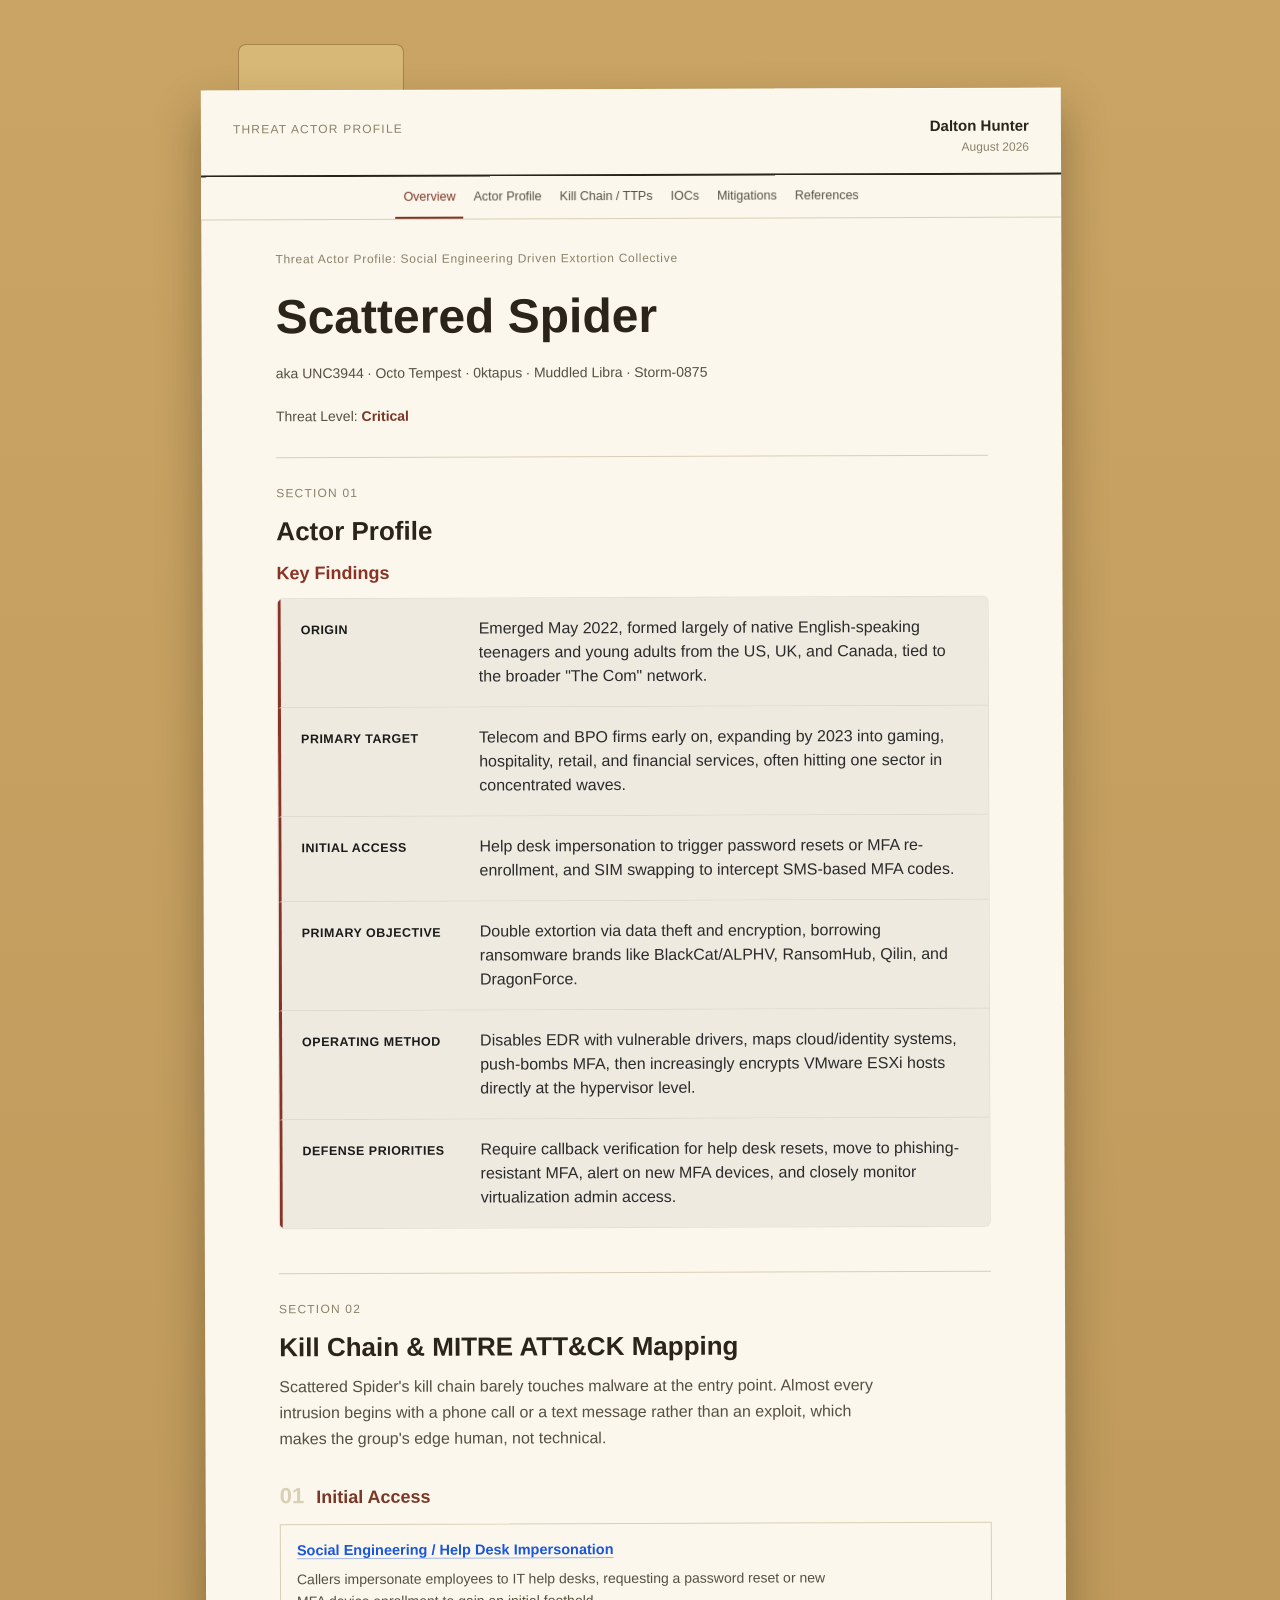
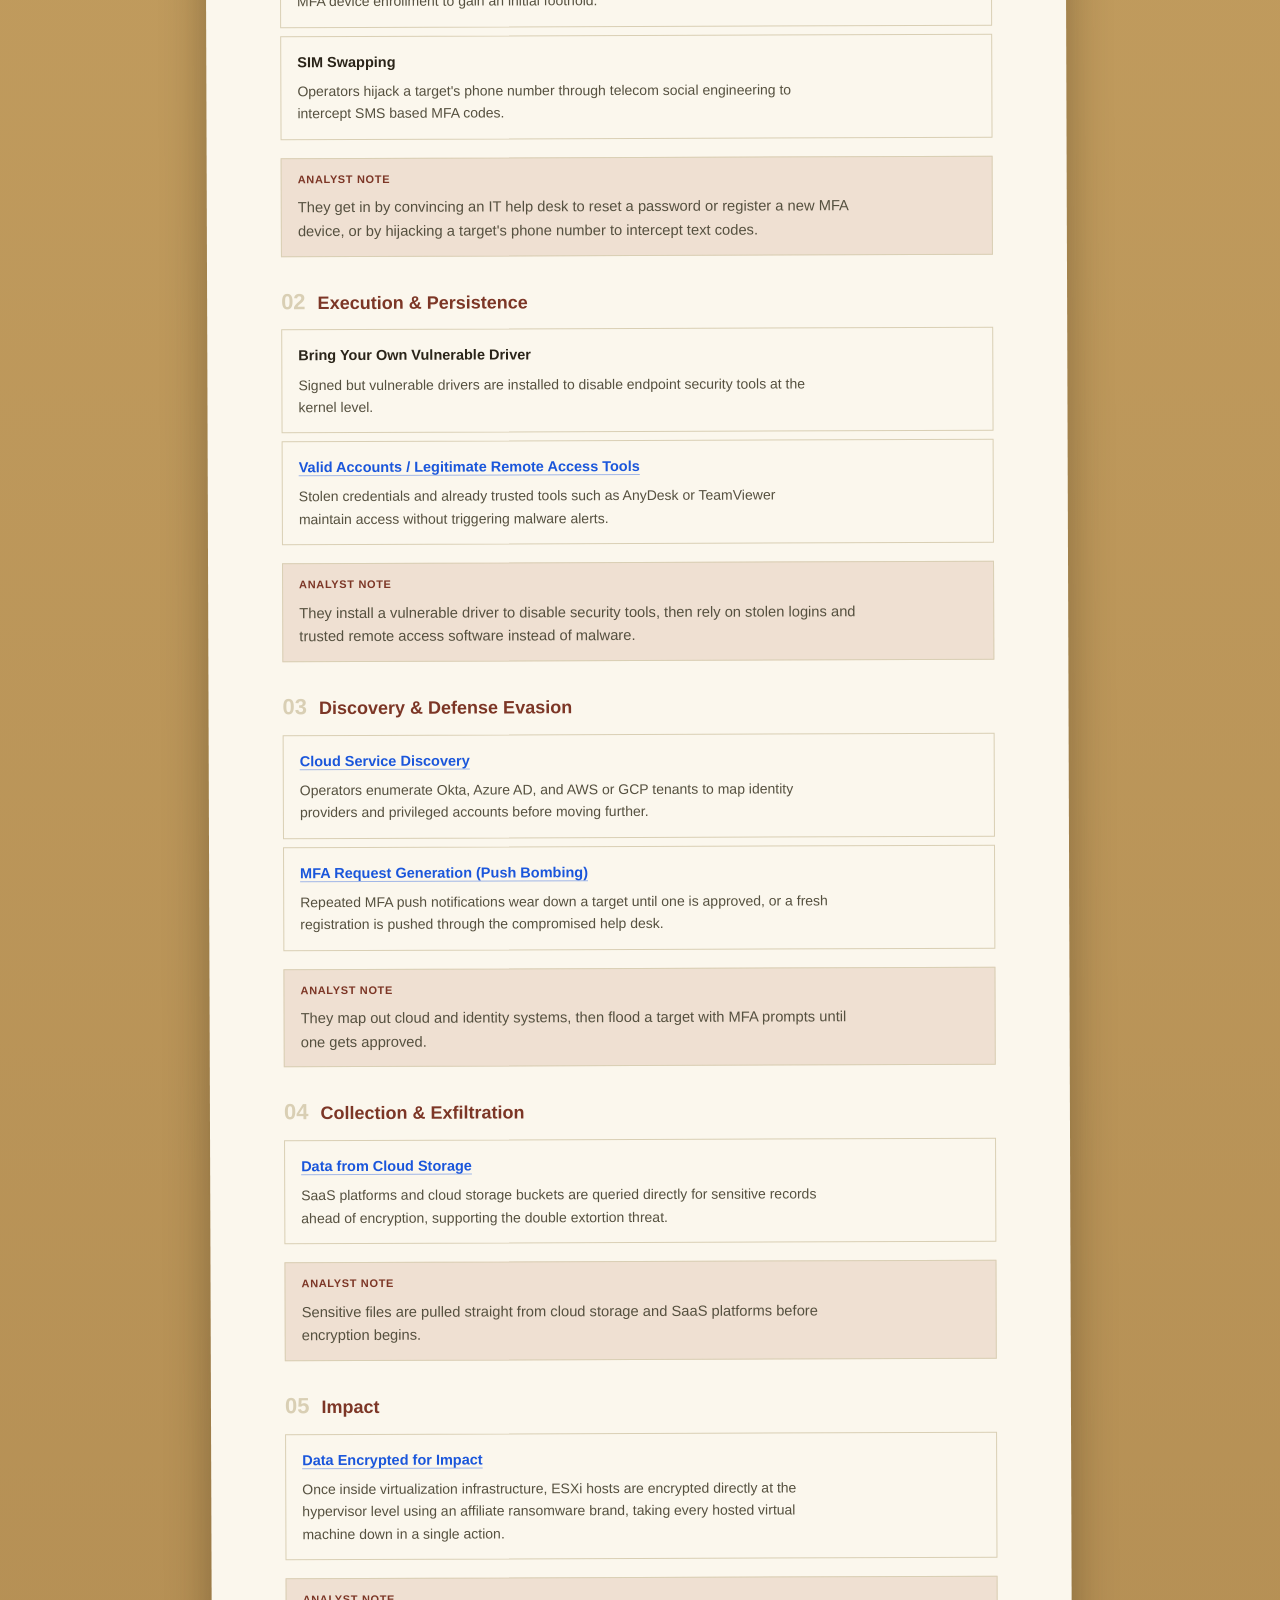
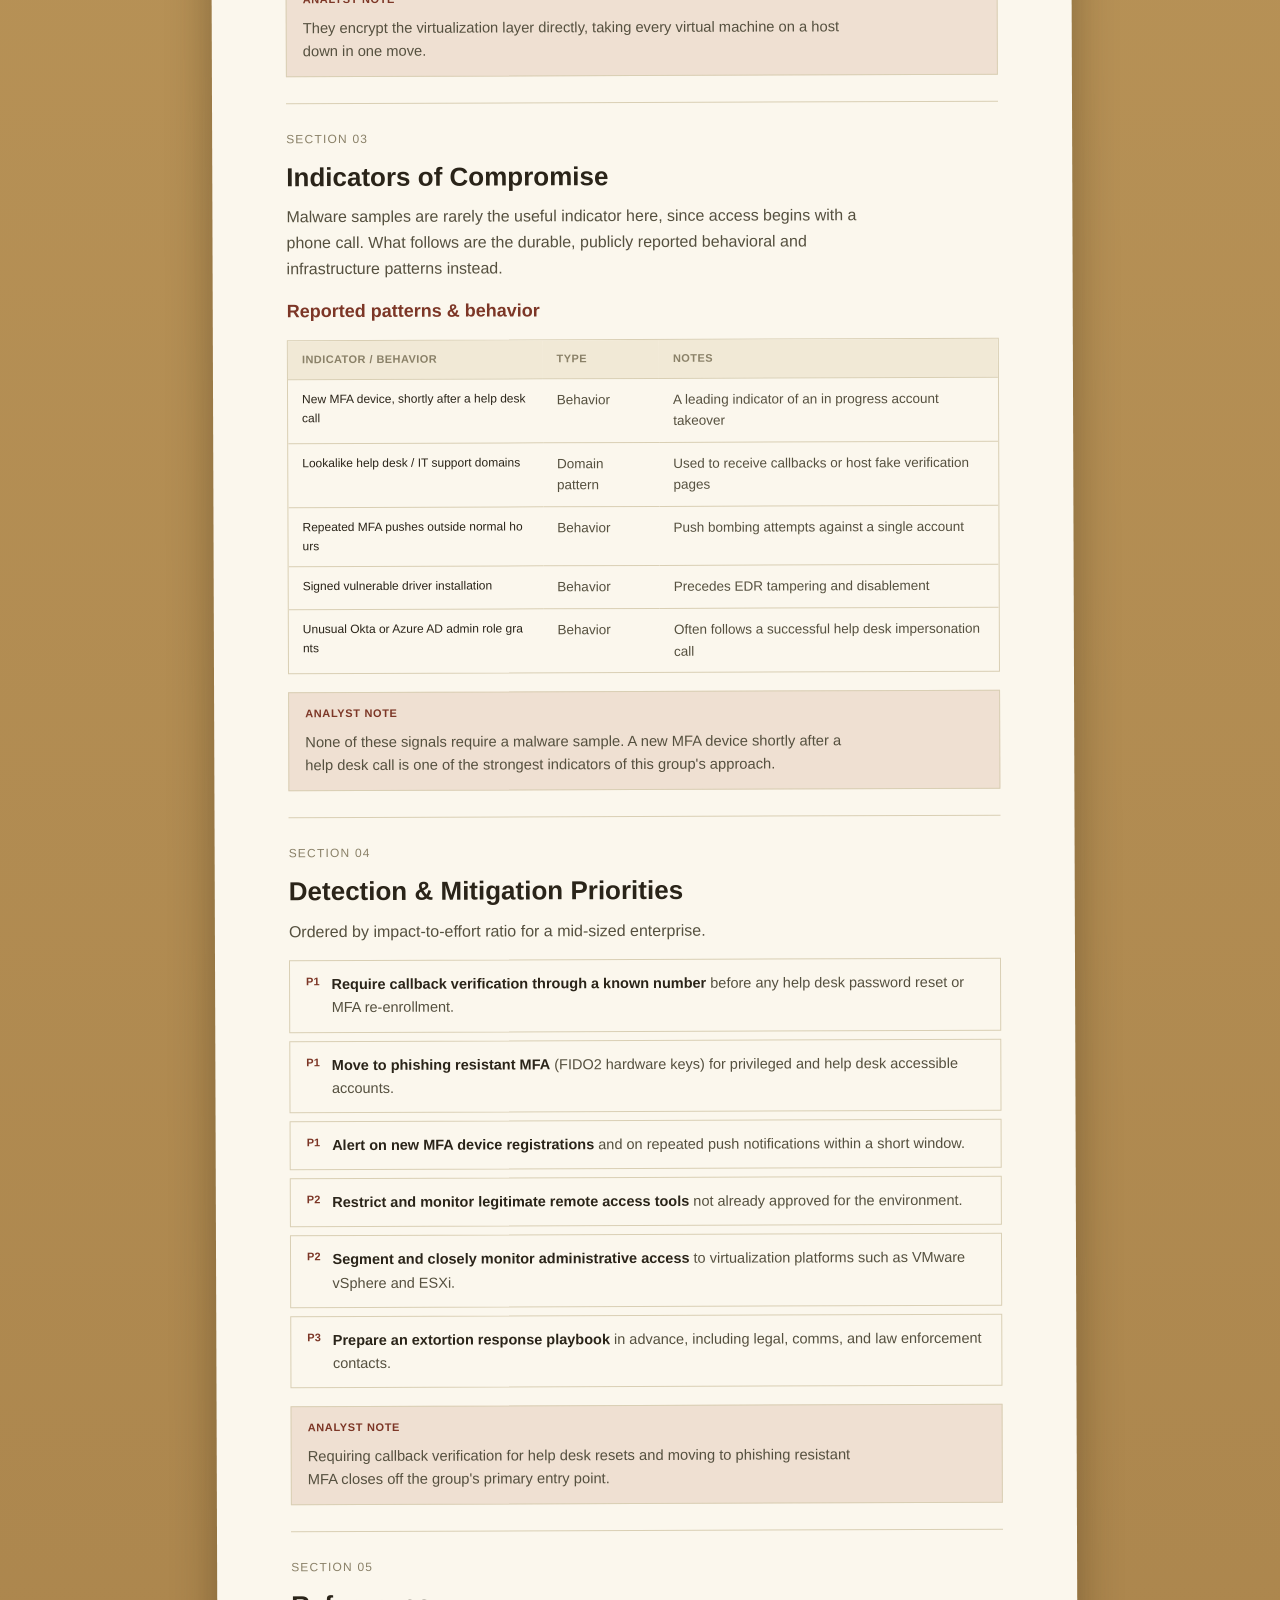
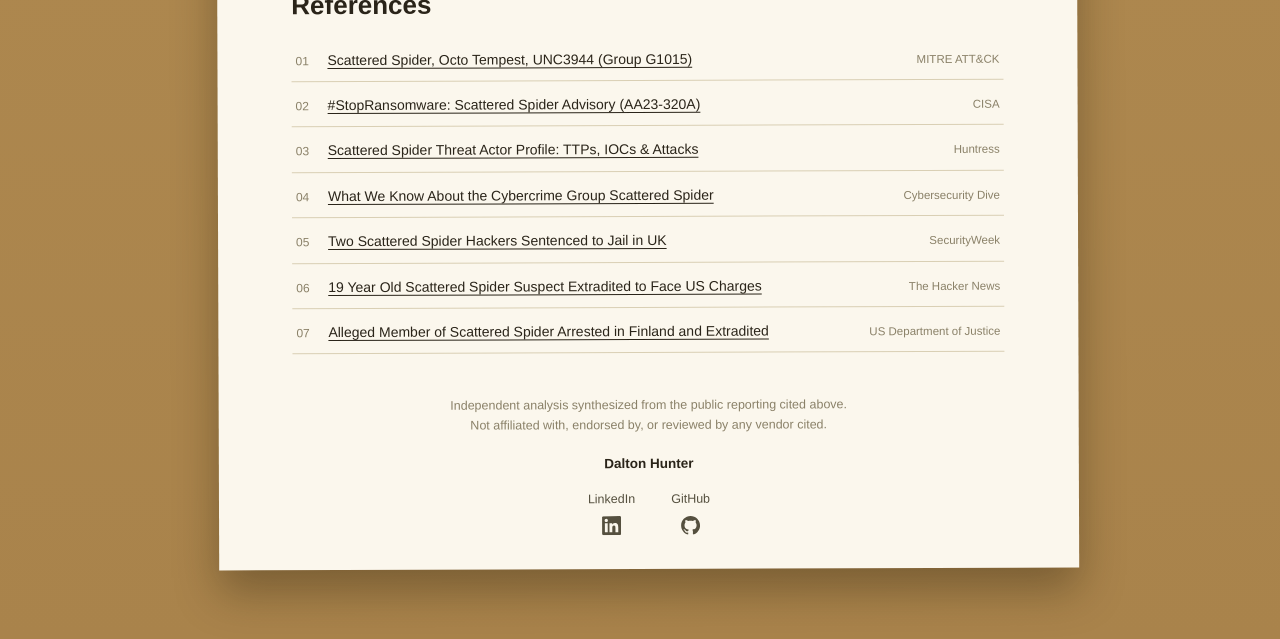
<file: scattered-spider/index.html>
<!DOCTYPE html>
<html lang="en">
<head>
<meta charset="UTF-8">
<meta name="viewport" content="width=device-width, initial-scale=1.0">
<title>Scattered Spider: Threat Actor Profile | Dalton Hunter</title>
<meta name="description" content="Threat intelligence assessment on Scattered Spider (UNC3944, Octo Tempest): help desk social engineering, MFA bypass, MITRE ATT&CK mapping, and mitigation guidance.">
<link rel="stylesheet" href="styles.css">
<style>
  /* Scannable bullet lists used throughout Actor Profile and other prose sections */
  ul.scan-list {
    margin: 6px 0 18px;
    padding-left: 20px;
  }
  ul.scan-list li {
    margin-bottom: 7px;
    line-height: 1.5;
  }
  ul.scan-list li:last-child { margin-bottom: 0; }

  /* Tighter spacing for Analyst Notes nested inside a phase or section, vs. a full-width callout */
  .phase-note {
    margin-top: 14px;
    margin-bottom: 0;
    padding: 12px 16px;
  }
  .phase-note p { margin: 4px 0 0; font-size: 0.92rem; }

  /* CVE and MITRE ATT&CK reference links */
  a.cve-link, a.mitre-link {
    color: #1a56db;
    text-decoration: underline;
    text-decoration-color: rgba(26,86,219,0.4);
  }
  a.cve-link:hover, a.mitre-link:hover {
    text-decoration-color: #1a56db;
  }

  /* Tighten the gap between a section's h2 title and the first h3 subheading beneath it */
  main section h2 { margin-bottom: 6px; }
  main section h3:first-of-type { margin-top: 2px; }
</style>
</head>
<body>
<a href="#overview" class="skip-link">Skip to content</a>

<div class="desk">
  <div class="folder-wrap">

    <div class="folder-tab">&nbsp;&nbsp;&nbsp;&nbsp;&nbsp;&nbsp;&nbsp;&nbsp;&nbsp;&nbsp;&nbsp;&nbsp;&nbsp;&nbsp;&nbsp;&nbsp;&nbsp;&nbsp;&nbsp;&nbsp;&nbsp;&nbsp;&nbsp;&nbsp;&nbsp;&nbsp;</div>

    <div class="paper">

      <header class="doc-header">
        <div class="doc-header-title">Threat Actor Profile</div>
        <div class="doc-header-right">
          <div class="doc-author">Dalton Hunter</div>
          <div class="doc-date">August 2026</div>
        </div>
      </header>

      <!-- Top nav -->
      <nav class="topnav" aria-label="Report sections">
        <div class="topnav-inner">
          <a class="navlink" href="#overview">Overview</a>
          <a class="navlink" href="#profile">Actor Profile</a>
          <a class="navlink" href="#ttps">Kill Chain / TTPs</a>
          <a class="navlink" href="#iocs">IOCs</a>
          <a class="navlink" href="#mitigations">Mitigations</a>
          <a class="navlink" href="#references">References</a>
        </div>
      </nav>

      <main>

        <!-- HERO / OVERVIEW -->
        <section id="overview" class="hero">
          <div class="hero-kicker">Threat Actor Profile: Social Engineering Driven Extortion Collective</div>
          <h1>Scattered Spider</h1>
          <div class="aka">aka UNC3944 · Octo Tempest · 0ktapus · Muddled Libra · Storm-0875</div>
          <div class="threat-level">Threat Level: <strong>Critical</strong></div>
        </section>

<style>
  /* Key Findings grid */
  .key-findings {
    list-style: none;
    margin: 6px 0 18px;
    padding: 0;
    border: 1px solid rgba(0,0,0,0.08);
    border-radius: 6px;
    overflow: hidden;
    background: #f5f1e8;
  }
  .key-findings li {
    display: grid;
    grid-template-columns: 160px 1fr;
    gap: 18px;
    align-items: baseline;
    margin: 0;
    padding: 18px 20px;
    border-left: 3px solid #8a3324;
    background: #eeeae0;
  }
  .key-findings li:not(:last-child) {
    border-bottom: 1px solid rgba(0,0,0,0.08);
  }
  .key-findings li strong {
    font-size: 0.78rem;
    letter-spacing: 0.04em;
    text-transform: uppercase;
    color: #1a1a1a;
    font-weight: 700;
  }
  .key-findings li span {
    color: #2b2b2b;
    line-height: 1.5;
  }
  h3.kf-heading {
    color: #8a3324;
    font-weight: 700;
    margin-bottom: 10px;
  }
  @media (max-width: 640px) {
    .key-findings li {
      grid-template-columns: 1fr;
      gap: 4px;
    }
  }
</style>

<!-- ACTOR PROFILE -->
<section id="profile">
  <div class="eyebrow">Section 01</div>
  <h2>Actor Profile</h2>
  <h3 class="kf-heading">Key Findings</h3>
  <ul class="key-findings">
    <li><strong>Origin</strong><span>Emerged May 2022, formed largely of native English-speaking teenagers and young adults from the US, UK, and Canada, tied to the broader "The Com" network.</span></li>
    <li><strong>Primary Target</strong><span>Telecom and BPO firms early on, expanding by 2023 into gaming, hospitality, retail, and financial services, often hitting one sector in concentrated waves.</span></li>
    <li><strong>Initial Access</strong><span>Help desk impersonation to trigger password resets or MFA re-enrollment, and SIM swapping to intercept SMS-based MFA codes.</span></li>
    <li><strong>Primary Objective</strong><span>Double extortion via data theft and encryption, borrowing ransomware brands like BlackCat/ALPHV, RansomHub, Qilin, and DragonForce.</span></li>
    <li><strong>Operating Method</strong><span>Disables EDR with vulnerable drivers, maps cloud/identity systems, push-bombs MFA, then increasingly encrypts VMware ESXi hosts directly at the hypervisor level.</span></li>
    <li><strong>Defense Priorities</strong><span>Require callback verification for help desk resets, move to phishing-resistant MFA, alert on new MFA devices, and closely monitor virtualization admin access.</span></li>
  </ul>
</section>

        <!-- TTPs / KILL CHAIN -->
        <section id="ttps">
          <div class="eyebrow">Section 02</div>
          <h2>Kill Chain &amp; MITRE ATT&amp;CK Mapping</h2>
          <p>Scattered Spider's kill chain barely touches malware at the entry point. Almost every intrusion begins with a phone call or a text message rather than an exploit, which makes the group's edge human, not technical.</p>

          <div class="phase">
            <div class="phase-head"><span class="phase-num">01</span><h3>Initial Access</h3></div>
            <div class="ttp-card">
              <div class="ttp-top"><span class="ttp-name"><a class="mitre-link" href="https://attack.mitre.org/techniques/T1656/" target="_blank" rel="noopener">Social Engineering / Help Desk Impersonation</a></span></div>
              <p>Callers impersonate employees to IT help desks, requesting a password reset or new MFA device enrollment to gain an initial foothold.</p>
            </div>
            <div class="ttp-card">
              <div class="ttp-top"><span class="ttp-name">SIM Swapping</span></div>
              <p>Operators hijack a target's phone number through telecom social engineering to intercept SMS based MFA codes.</p>
            </div>
            <div class="callout analyst-note phase-note">
              <div class="callout-label">Analyst Note</div>
              <p>They get in by convincing an IT help desk to reset a password or register a new MFA device, or by hijacking a target's phone number to intercept text codes.</p>
            </div>
          </div>

          <div class="phase">
            <div class="phase-head"><span class="phase-num">02</span><h3>Execution &amp; Persistence</h3></div>
            <div class="ttp-card">
              <div class="ttp-top"><span class="ttp-name">Bring Your Own Vulnerable Driver</span></div>
              <p>Signed but vulnerable drivers are installed to disable endpoint security tools at the kernel level.</p>
            </div>
            <div class="ttp-card">
              <div class="ttp-top"><span class="ttp-name"><a class="mitre-link" href="https://attack.mitre.org/techniques/T1078/" target="_blank" rel="noopener">Valid Accounts / Legitimate Remote Access Tools</a></span></div>
              <p>Stolen credentials and already trusted tools such as AnyDesk or TeamViewer maintain access without triggering malware alerts.</p>
            </div>
            <div class="callout analyst-note phase-note">
              <div class="callout-label">Analyst Note</div>
              <p>They install a vulnerable driver to disable security tools, then rely on stolen logins and trusted remote access software instead of malware.</p>
            </div>
          </div>

          <div class="phase">
            <div class="phase-head"><span class="phase-num">03</span><h3>Discovery &amp; Defense Evasion</h3></div>
            <div class="ttp-card">
              <div class="ttp-top"><span class="ttp-name"><a class="mitre-link" href="https://attack.mitre.org/techniques/T1526/" target="_blank" rel="noopener">Cloud Service Discovery</a></span></div>
              <p>Operators enumerate Okta, Azure AD, and AWS or GCP tenants to map identity providers and privileged accounts before moving further.</p>
            </div>
            <div class="ttp-card">
              <div class="ttp-top"><span class="ttp-name"><a class="mitre-link" href="https://attack.mitre.org/techniques/T1621/" target="_blank" rel="noopener">MFA Request Generation (Push Bombing)</a></span></div>
              <p>Repeated MFA push notifications wear down a target until one is approved, or a fresh registration is pushed through the compromised help desk.</p>
            </div>
            <div class="callout analyst-note phase-note">
              <div class="callout-label">Analyst Note</div>
              <p>They map out cloud and identity systems, then flood a target with MFA prompts until one gets approved.</p>
            </div>
          </div>

          <div class="phase">
            <div class="phase-head"><span class="phase-num">04</span><h3>Collection &amp; Exfiltration</h3></div>
            <div class="ttp-card">
              <div class="ttp-top"><span class="ttp-name"><a class="mitre-link" href="https://attack.mitre.org/techniques/T1530/" target="_blank" rel="noopener">Data from Cloud Storage</a></span></div>
              <p>SaaS platforms and cloud storage buckets are queried directly for sensitive records ahead of encryption, supporting the double extortion threat.</p>
            </div>
            <div class="callout analyst-note phase-note">
              <div class="callout-label">Analyst Note</div>
              <p>Sensitive files are pulled straight from cloud storage and SaaS platforms before encryption begins.</p>
            </div>
          </div>

          <div class="phase">
            <div class="phase-head"><span class="phase-num">05</span><h3>Impact</h3></div>
            <div class="ttp-card">
              <div class="ttp-top"><span class="ttp-name"><a class="mitre-link" href="https://attack.mitre.org/techniques/T1486/" target="_blank" rel="noopener">Data Encrypted for Impact</a></span></div>
              <p>Once inside virtualization infrastructure, ESXi hosts are encrypted directly at the hypervisor level using an affiliate ransomware brand, taking every hosted virtual machine down in a single action.</p>
            </div>
            <div class="callout analyst-note phase-note">
              <div class="callout-label">Analyst Note</div>
              <p>They encrypt the virtualization layer directly, taking every virtual machine on a host down in one move.</p>
            </div>
          </div>
        </section>

        <!-- IOCs -->
        <section id="iocs">
          <div class="eyebrow">Section 03</div>
          <h2>Indicators of Compromise</h2>
          <p>Malware samples are rarely the useful indicator here, since access begins with a phone call. What follows are the durable, publicly reported behavioral and infrastructure patterns instead.</p>

          <h3>Reported patterns &amp; behavior</h3>
          <div class="table-wrap">
            <table>
              <thead><tr><th>Indicator / Behavior</th><th>Type</th><th>Notes</th></tr></thead>
              <tbody>
                <tr><td class="mono">New MFA device, shortly after a help desk call</td><td>Behavior</td><td>A leading indicator of an in progress account takeover</td></tr>
                <tr><td class="mono">Lookalike help desk / IT support domains</td><td>Domain pattern</td><td>Used to receive callbacks or host fake verification pages</td></tr>
                <tr><td class="mono">Repeated MFA pushes outside normal hours</td><td>Behavior</td><td>Push bombing attempts against a single account</td></tr>
                <tr><td class="mono">Signed vulnerable driver installation</td><td>Behavior</td><td>Precedes EDR tampering and disablement</td></tr>
                <tr><td class="mono">Unusual Okta or Azure AD admin role grants</td><td>Behavior</td><td>Often follows a successful help desk impersonation call</td></tr>
              </tbody>
            </table>
          </div>

          <div class="callout analyst-note phase-note">
            <div class="callout-label">Analyst Note</div>
            <p>None of these signals require a malware sample. A new MFA device shortly after a help desk call is one of the strongest indicators of this group's approach.</p>
          </div>
        </section>

        <!-- MITIGATIONS -->
        <section id="mitigations">
          <div class="eyebrow">Section 04</div>
          <h2>Detection &amp; Mitigation Priorities</h2>
          <p>Ordered by impact-to-effort ratio for a mid-sized enterprise.</p>
          <ul class="mit-list">
            <li><span class="pri">P1</span><span><strong>Require callback verification through a known number</strong> before any help desk password reset or MFA re-enrollment.</span></li>
            <li><span class="pri">P1</span><span><strong>Move to phishing resistant MFA</strong> (FIDO2 hardware keys) for privileged and help desk accessible accounts.</span></li>
            <li><span class="pri">P1</span><span><strong>Alert on new MFA device registrations</strong> and on repeated push notifications within a short window.</span></li>
            <li><span class="pri">P2</span><span><strong>Restrict and monitor legitimate remote access tools</strong> not already approved for the environment.</span></li>
            <li><span class="pri">P2</span><span><strong>Segment and closely monitor administrative access</strong> to virtualization platforms such as VMware vSphere and ESXi.</span></li>
            <li><span class="pri">P3</span><span><strong>Prepare an extortion response playbook</strong> in advance, including legal, comms, and law enforcement contacts.</span></li>
          </ul>

          <div class="callout analyst-note phase-note">
            <div class="callout-label">Analyst Note</div>
            <p>Requiring callback verification for help desk resets and moving to phishing resistant MFA closes off the group's primary entry point.</p>
          </div>
        </section>

        <!-- REFERENCES -->
        <section id="references">
          <div class="eyebrow">Section 05</div>
          <h2>References</h2>
          <ul class="source-list">
            <li><span class="idx">01</span><a href="https://attack.mitre.org/groups/G1015/" target="_blank" rel="noopener">Scattered Spider, Octo Tempest, UNC3944 (Group G1015)</a><span class="pub">MITRE ATT&amp;CK</span></li>
            <li><span class="idx">02</span><a href="https://www.cisa.gov/news-events/cybersecurity-advisories/aa23-320a" target="_blank" rel="noopener">#StopRansomware: Scattered Spider Advisory (AA23-320A)</a><span class="pub">CISA</span></li>
            <li><span class="idx">03</span><a href="https://www.huntress.com/threat-library/threat-actors/scattered-spider" target="_blank" rel="noopener">Scattered Spider Threat Actor Profile: TTPs, IOCs &amp; Attacks</a><span class="pub">Huntress</span></li>
            <li><span class="idx">04</span><a href="https://www.cybersecuritydive.com/news/what-we-know-about-the-cybercrime-group-scattered-spider/756312/" target="_blank" rel="noopener">What We Know About the Cybercrime Group Scattered Spider</a><span class="pub">Cybersecurity Dive</span></li>
            <li><span class="idx">05</span><a href="https://www.securityweek.com/two-scattered-spider-hackers-sentenced-to-jail-in-uk/" target="_blank" rel="noopener">Two Scattered Spider Hackers Sentenced to Jail in UK</a><span class="pub">SecurityWeek</span></li>
            <li><span class="idx">06</span><a href="https://thehackernews.com/2026/07/19-year-old-scattered-spider-suspect.html" target="_blank" rel="noopener">19 Year Old Scattered Spider Suspect Extradited to Face US Charges</a><span class="pub">The Hacker News</span></li>
            <li><span class="idx">07</span><a href="https://www.justice.gov/opa/pr/alleged-member-criminal-cyber-hacking-group-scattered-spider-arrested-finland-and-extradited" target="_blank" rel="noopener">Alleged Member of Scattered Spider Arrested in Finland and Extradited</a><span class="pub">US Department of Justice</span></li>
          </ul>
        </section>

      </main>

      <footer>
        <p class="fnote">Independent analysis synthesized from the public reporting cited above. Not affiliated with, endorsed by, or reviewed by any vendor cited.</p>
        <div class="footer-meta">
          <span class="footer-name">Dalton Hunter</span>
          <div class="footer-social">
            <a href="https://www.linkedin.com/in/dalton-hunter/" id="footer-linkedin" class="footer-social-link" aria-label="LinkedIn" target="_blank" rel="noopener">
              <span class="footer-social-label">LinkedIn</span>
              <svg class="footer-social-icon" viewBox="0 0 24 24" aria-hidden="true"><path d="M20.447 20.452h-3.554v-5.569c0-1.328-.027-3.037-1.852-3.037-1.853 0-2.136 1.445-2.136 2.939v5.667H9.351V9h3.414v1.561h.046c.477-.9 1.637-1.85 3.37-1.85 3.601 0 4.267 2.37 4.267 5.455v6.286zM5.337 7.433c-1.144 0-2.063-.926-2.063-2.065 0-1.138.92-2.063 2.063-2.063 1.14 0 2.064.925 2.064 2.063 0 1.139-.925 2.065-2.064 2.065zm1.782 13.019H3.555V9h3.564v11.452zM22.225 0H1.771C.792 0 0 .774 0 1.729v20.542C0 23.227.792 24 1.771 24h20.451C23.2 24 24 23.227 24 22.271V1.729C24 .774 23.2 0 22.222 0h.003z"/></svg>
            </a>
            <a href="https://github.com/dalthunter" id="footer-github" class="footer-social-link" aria-label="GitHub" target="_blank" rel="noopener">
              <span class="footer-social-label">GitHub</span>
              <svg class="footer-social-icon" viewBox="0 0 24 24" aria-hidden="true"><path d="M12 .297c-6.63 0-12 5.373-12 12 0 5.303 3.438 9.8 8.205 11.385.6.113.82-.258.82-.577 0-.285-.01-1.04-.015-2.04-3.338.724-4.042-1.61-4.042-1.61-.546-1.385-1.333-1.754-1.333-1.754-1.089-.744.084-.729.084-.729 1.205.084 1.838 1.237 1.838 1.237 1.07 1.834 2.809 1.304 3.495.997.108-.775.42-1.305.763-1.605-2.665-.305-5.466-1.334-5.466-5.93 0-1.31.465-2.38 1.235-3.22-.135-.303-.54-1.523.105-3.176 0 0 1.005-.322 3.3 1.23.96-.267 1.98-.399 3-.405 1.02.006 2.04.138 3 .405 2.28-1.552 3.285-1.23 3.285-1.23.645 1.653.24 2.873.12 3.176.765.84 1.23 1.91 1.23 3.22 0 4.61-2.805 5.625-5.475 5.92.42.36.81 1.096.81 2.22 0 1.606-.015 2.896-.015 3.286 0 .315.21.69.825.57C20.565 22.092 24 17.592 24 12.297c0-6.627-5.373-12-12-12"/></svg>
            </a>
          </div>
        </div>
      </footer>

    </div>
  </div>
</div>

<script src="script.js"></script>
</body>
</html>
</file>
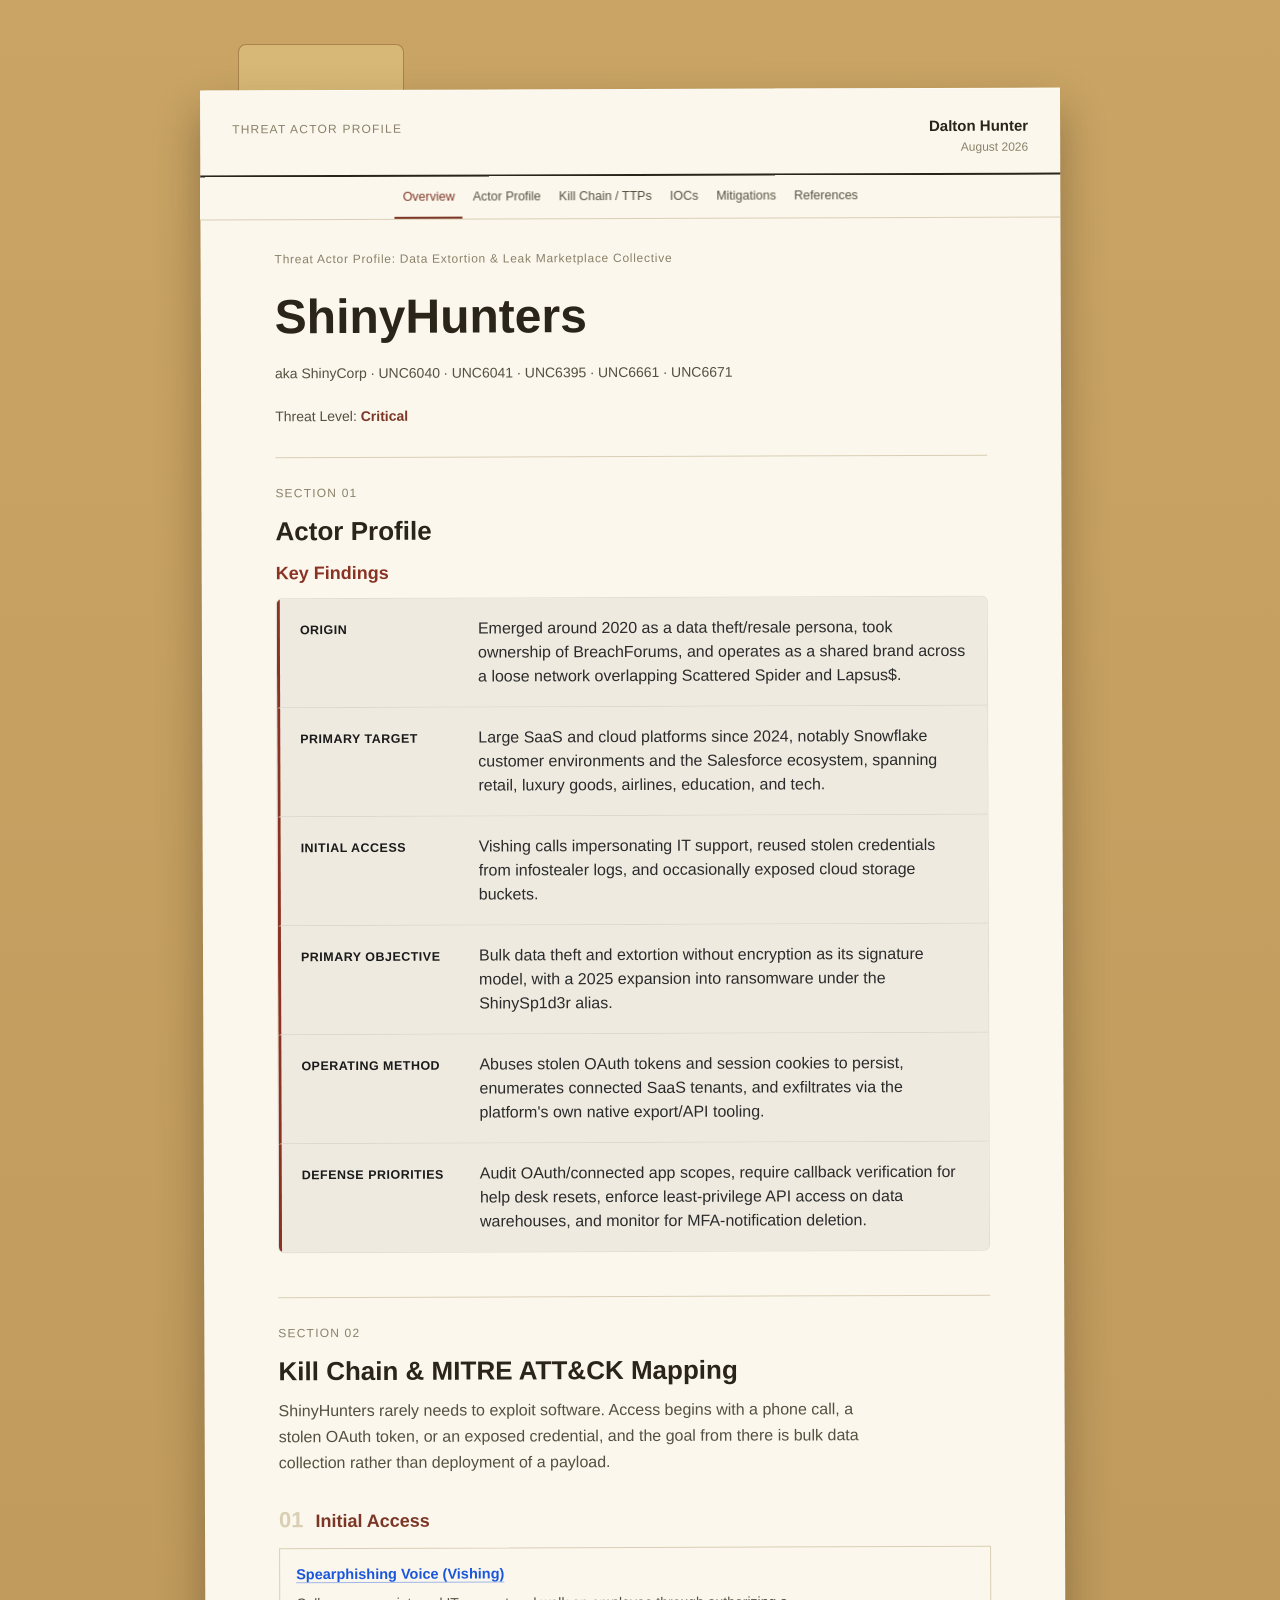
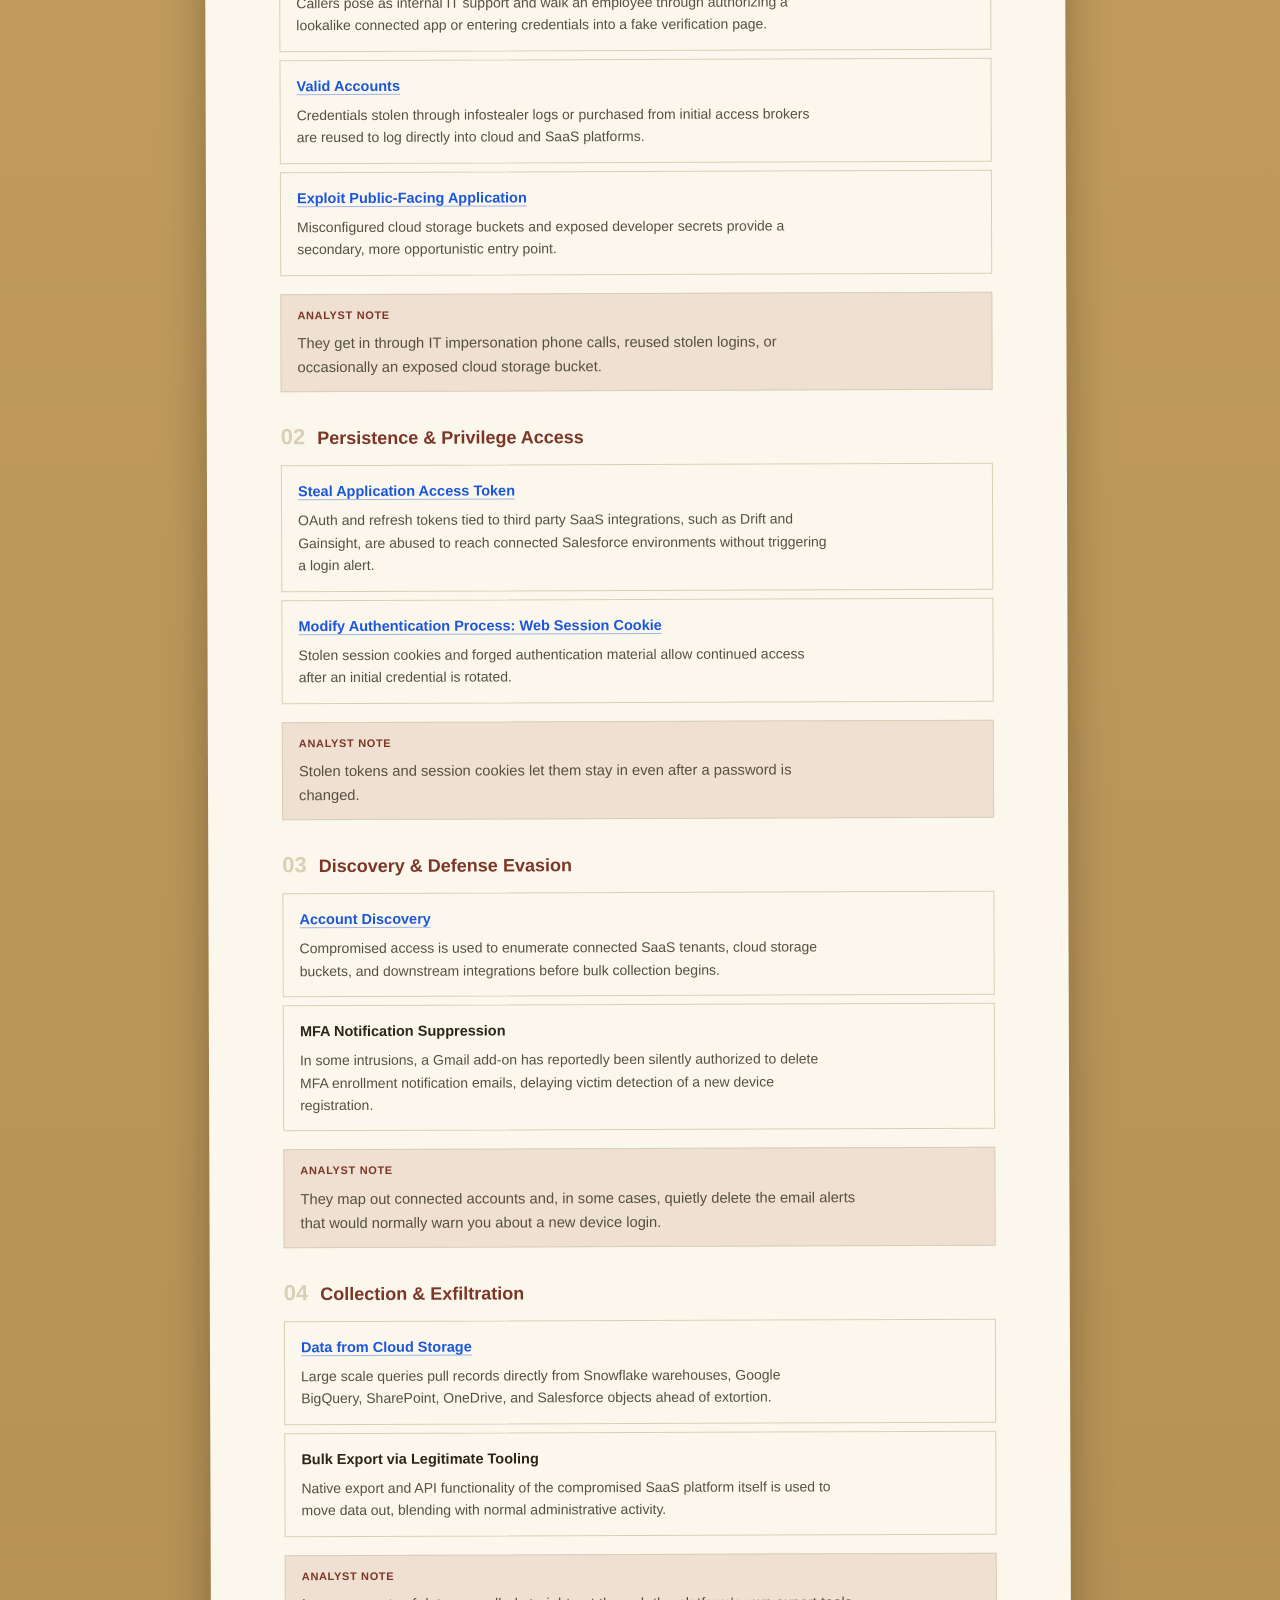
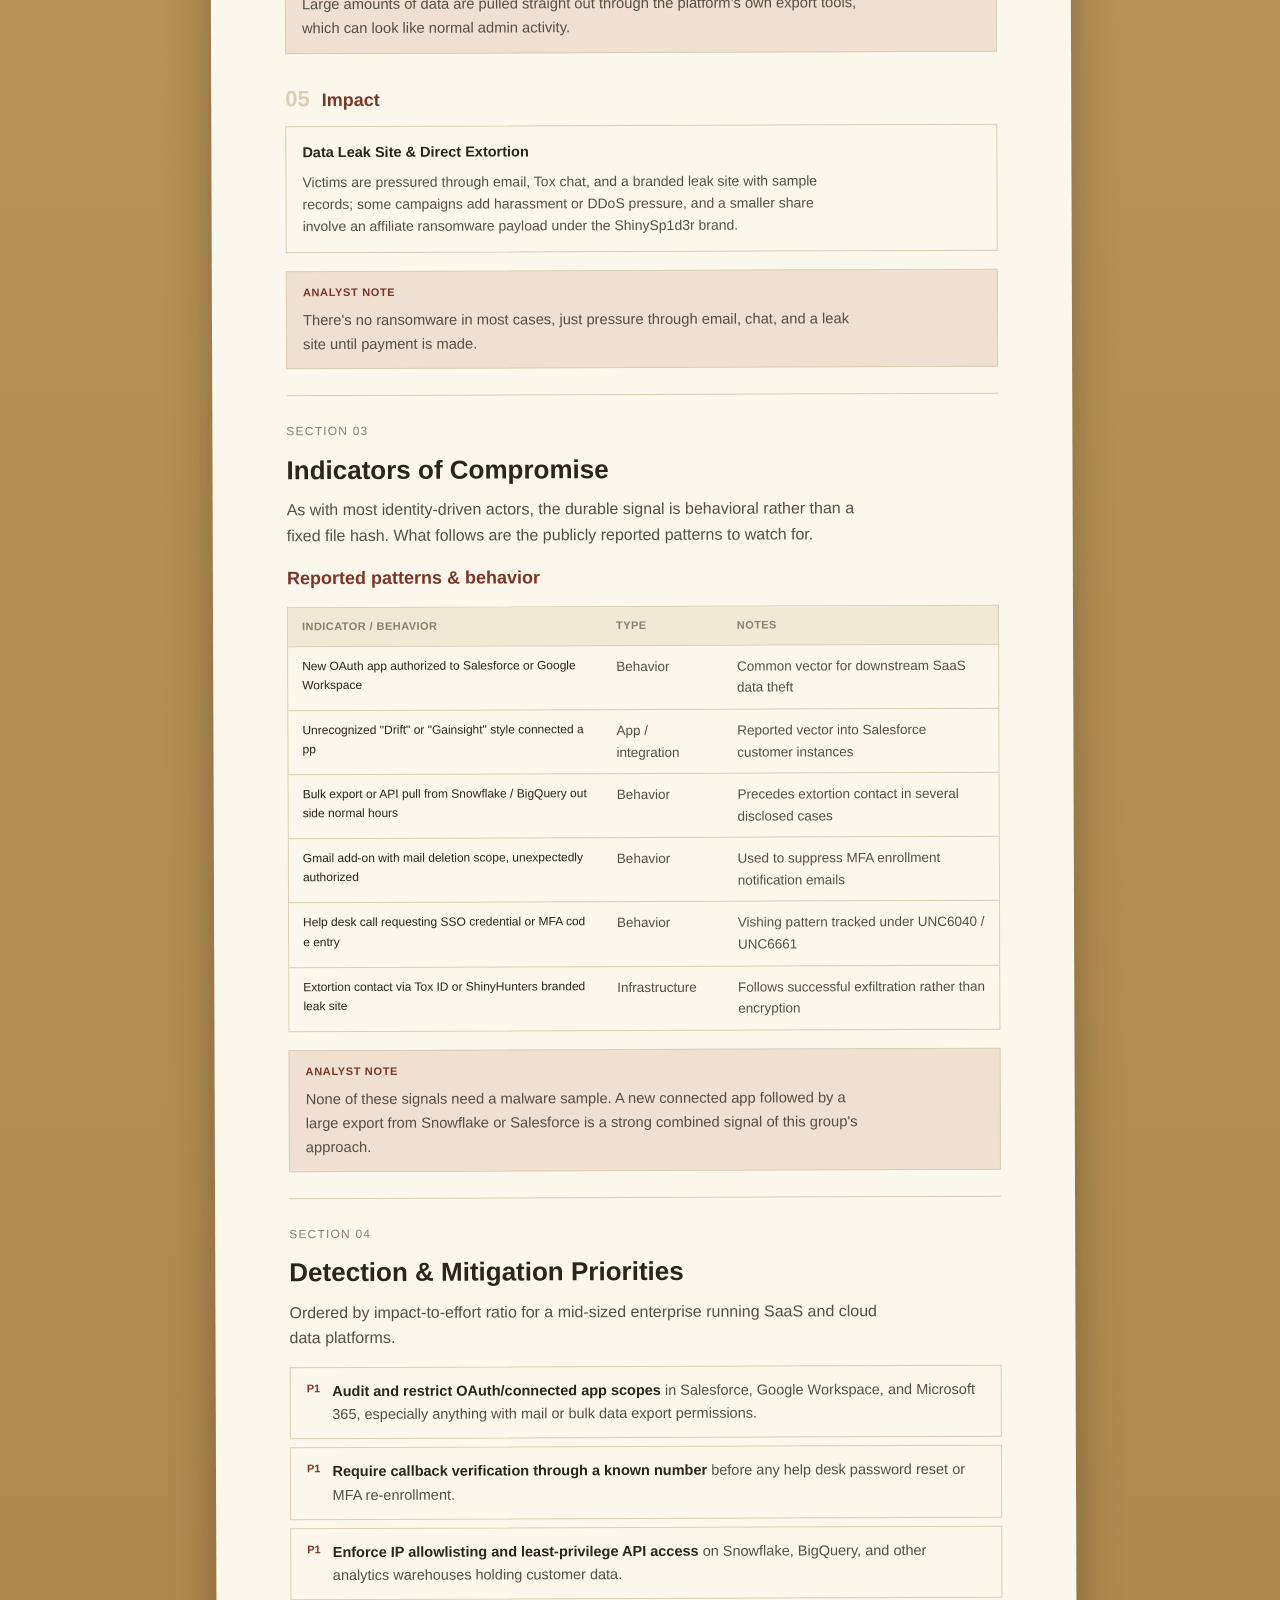
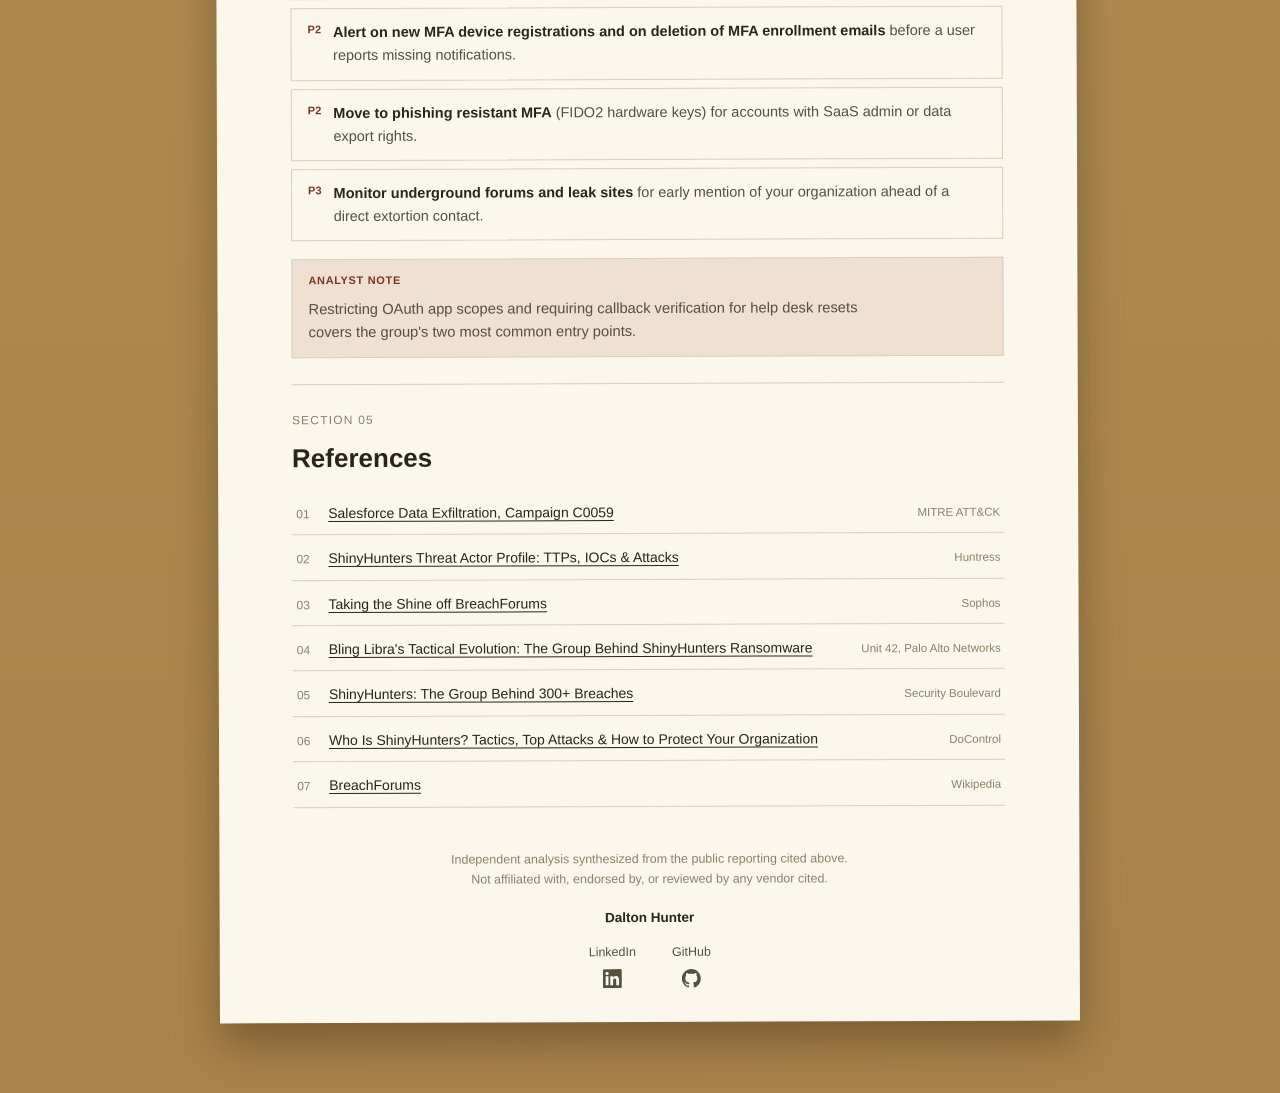
<file: shinyhunters/index.html>
<!DOCTYPE html>
<html lang="en">
<head>
<meta charset="UTF-8">
<meta name="viewport" content="width=device-width, initial-scale=1.0">
<title>ShinyHunters: Threat Actor Profile | Dalton Hunter</title>
<meta name="description" content="Threat intelligence assessment on ShinyHunters (UNC6040, ShinyCorp): vishing driven SaaS extortion, OAuth token abuse, MITRE ATT&CK mapping, and mitigation guidance.">
<link rel="stylesheet" href="styles.css">
<style>
  /* Scannable bullet lists used throughout Actor Profile and other prose sections */
  ul.scan-list {
    margin: 6px 0 18px;
    padding-left: 20px;
  }
  ul.scan-list li {
    margin-bottom: 7px;
    line-height: 1.5;
  }
  ul.scan-list li:last-child { margin-bottom: 0; }

  /* Tighter spacing for Analyst Notes nested inside a phase or section, vs. a full-width callout */
  .phase-note {
    margin-top: 14px;
    margin-bottom: 0;
    padding: 12px 16px;
  }
  .phase-note p { margin: 4px 0 0; font-size: 0.92rem; }

  /* CVE and MITRE ATT&CK reference links */
  a.cve-link, a.mitre-link {
    color: #1a56db;
    text-decoration: underline;
    text-decoration-color: rgba(26,86,219,0.4);
  }
  a.cve-link:hover, a.mitre-link:hover {
    text-decoration-color: #1a56db;
  }

  /* Tighten the gap between a section's h2 title and the first h3 subheading beneath it */
  main section h2 { margin-bottom: 6px; }
  main section h3:first-of-type { margin-top: 2px; }
</style>
</head>
<body>
<a href="#overview" class="skip-link">Skip to content</a>

<div class="desk">
  <div class="folder-wrap">

    <div class="folder-tab">&nbsp;&nbsp;&nbsp;&nbsp;&nbsp;&nbsp;&nbsp;&nbsp;&nbsp;&nbsp;&nbsp;&nbsp;&nbsp;&nbsp;&nbsp;&nbsp;&nbsp;&nbsp;&nbsp;&nbsp;&nbsp;&nbsp;&nbsp;&nbsp;&nbsp;&nbsp;</div>

    <div class="paper">

      <header class="doc-header">
        <div class="doc-header-title">Threat Actor Profile</div>
        <div class="doc-header-right">
          <div class="doc-author">Dalton Hunter</div>
          <div class="doc-date">August 2026</div>
        </div>
      </header>

      <!-- Top nav -->
      <nav class="topnav" aria-label="Report sections">
        <div class="topnav-inner">
          <a class="navlink" href="#overview">Overview</a>
          <a class="navlink" href="#profile">Actor Profile</a>
          <a class="navlink" href="#ttps">Kill Chain / TTPs</a>
          <a class="navlink" href="#iocs">IOCs</a>
          <a class="navlink" href="#mitigations">Mitigations</a>
          <a class="navlink" href="#references">References</a>
        </div>
      </nav>

      <main>

        <!-- HERO / OVERVIEW -->
        <section id="overview" class="hero">
          <div class="hero-kicker">Threat Actor Profile: Data Extortion &amp; Leak Marketplace Collective</div>
          <h1>ShinyHunters</h1>
          <div class="aka">aka ShinyCorp · UNC6040 · UNC6041 · UNC6395 · UNC6661 · UNC6671</div>
          <div class="threat-level">Threat Level: <strong>Critical</strong></div>
        </section>

<style>
  /* Key Findings grid */
  .key-findings {
    list-style: none;
    margin: 6px 0 18px;
    padding: 0;
    border: 1px solid rgba(0,0,0,0.08);
    border-radius: 6px;
    overflow: hidden;
    background: #f5f1e8;
  }
  .key-findings li {
    display: grid;
    grid-template-columns: 160px 1fr;
    gap: 18px;
    align-items: baseline;
    margin: 0;
    padding: 18px 20px;
    border-left: 3px solid #8a3324;
    background: #eeeae0;
  }
  .key-findings li:not(:last-child) {
    border-bottom: 1px solid rgba(0,0,0,0.08);
  }
  .key-findings li strong {
    font-size: 0.78rem;
    letter-spacing: 0.04em;
    text-transform: uppercase;
    color: #1a1a1a;
    font-weight: 700;
  }
  .key-findings li span {
    color: #2b2b2b;
    line-height: 1.5;
  }
  h3.kf-heading {
    color: #8a3324;
    font-weight: 700;
    margin-bottom: 10px;
  }
  @media (max-width: 640px) {
    .key-findings li {
      grid-template-columns: 1fr;
      gap: 4px;
    }
  }
</style>

<!-- ACTOR PROFILE -->
<section id="profile">
  <div class="eyebrow">Section 01</div>
  <h2>Actor Profile</h2>
  <h3 class="kf-heading">Key Findings</h3>
  <ul class="key-findings">
    <li><strong>Origin</strong><span>Emerged around 2020 as a data theft/resale persona, took ownership of BreachForums, and operates as a shared brand across a loose network overlapping Scattered Spider and Lapsus$.</span></li>
    <li><strong>Primary Target</strong><span>Large SaaS and cloud platforms since 2024, notably Snowflake customer environments and the Salesforce ecosystem, spanning retail, luxury goods, airlines, education, and tech.</span></li>
    <li><strong>Initial Access</strong><span>Vishing calls impersonating IT support, reused stolen credentials from infostealer logs, and occasionally exposed cloud storage buckets.</span></li>
    <li><strong>Primary Objective</strong><span>Bulk data theft and extortion without encryption as its signature model, with a 2025 expansion into ransomware under the ShinySp1d3r alias.</span></li>
    <li><strong>Operating Method</strong><span>Abuses stolen OAuth tokens and session cookies to persist, enumerates connected SaaS tenants, and exfiltrates via the platform's own native export/API tooling.</span></li>
    <li><strong>Defense Priorities</strong><span>Audit OAuth/connected app scopes, require callback verification for help desk resets, enforce least-privilege API access on data warehouses, and monitor for MFA-notification deletion.</span></li>
  </ul>
</section>

        <!-- TTPs / KILL CHAIN -->
        <section id="ttps">
          <div class="eyebrow">Section 02</div>
          <h2>Kill Chain &amp; MITRE ATT&amp;CK Mapping</h2>
          <p>ShinyHunters rarely needs to exploit software. Access begins with a phone call, a stolen OAuth token, or an exposed credential, and the goal from there is bulk data collection rather than deployment of a payload.</p>

          <div class="phase">
            <div class="phase-head"><span class="phase-num">01</span><h3>Initial Access</h3></div>
            <div class="ttp-card">
              <div class="ttp-top"><span class="ttp-name"><a class="mitre-link" href="https://attack.mitre.org/techniques/T1566/004/" target="_blank" rel="noopener">Spearphishing Voice (Vishing)</a></span></div>
              <p>Callers pose as internal IT support and walk an employee through authorizing a lookalike connected app or entering credentials into a fake verification page.</p>
            </div>
            <div class="ttp-card">
              <div class="ttp-top"><span class="ttp-name"><a class="mitre-link" href="https://attack.mitre.org/techniques/T1078/" target="_blank" rel="noopener">Valid Accounts</a></span></div>
              <p>Credentials stolen through infostealer logs or purchased from initial access brokers are reused to log directly into cloud and SaaS platforms.</p>
            </div>
            <div class="ttp-card">
              <div class="ttp-top"><span class="ttp-name"><a class="mitre-link" href="https://attack.mitre.org/techniques/T1190/" target="_blank" rel="noopener">Exploit Public-Facing Application</a></span></div>
              <p>Misconfigured cloud storage buckets and exposed developer secrets provide a secondary, more opportunistic entry point.</p>
            </div>
            <div class="callout analyst-note phase-note">
              <div class="callout-label">Analyst Note</div>
              <p>They get in through IT impersonation phone calls, reused stolen logins, or occasionally an exposed cloud storage bucket.</p>
            </div>
          </div>

          <div class="phase">
            <div class="phase-head"><span class="phase-num">02</span><h3>Persistence &amp; Privilege Access</h3></div>
            <div class="ttp-card">
              <div class="ttp-top"><span class="ttp-name"><a class="mitre-link" href="https://attack.mitre.org/techniques/T1528/" target="_blank" rel="noopener">Steal Application Access Token</a></span></div>
              <p>OAuth and refresh tokens tied to third party SaaS integrations, such as Drift and Gainsight, are abused to reach connected Salesforce environments without triggering a login alert.</p>
            </div>
            <div class="ttp-card">
              <div class="ttp-top"><span class="ttp-name"><a class="mitre-link" href="https://attack.mitre.org/techniques/T1556/003/" target="_blank" rel="noopener">Modify Authentication Process: Web Session Cookie</a></span></div>
              <p>Stolen session cookies and forged authentication material allow continued access after an initial credential is rotated.</p>
            </div>
            <div class="callout analyst-note phase-note">
              <div class="callout-label">Analyst Note</div>
              <p>Stolen tokens and session cookies let them stay in even after a password is changed.</p>
            </div>
          </div>

          <div class="phase">
            <div class="phase-head"><span class="phase-num">03</span><h3>Discovery &amp; Defense Evasion</h3></div>
            <div class="ttp-card">
              <div class="ttp-top"><span class="ttp-name"><a class="mitre-link" href="https://attack.mitre.org/techniques/T1087/" target="_blank" rel="noopener">Account Discovery</a></span></div>
              <p>Compromised access is used to enumerate connected SaaS tenants, cloud storage buckets, and downstream integrations before bulk collection begins.</p>
            </div>
            <div class="ttp-card">
              <div class="ttp-top"><span class="ttp-name">MFA Notification Suppression</span></div>
              <p>In some intrusions, a Gmail add-on has reportedly been silently authorized to delete MFA enrollment notification emails, delaying victim detection of a new device registration.</p>
            </div>
            <div class="callout analyst-note phase-note">
              <div class="callout-label">Analyst Note</div>
              <p>They map out connected accounts and, in some cases, quietly delete the email alerts that would normally warn you about a new device login.</p>
            </div>
          </div>

          <div class="phase">
            <div class="phase-head"><span class="phase-num">04</span><h3>Collection &amp; Exfiltration</h3></div>
            <div class="ttp-card">
              <div class="ttp-top"><span class="ttp-name"><a class="mitre-link" href="https://attack.mitre.org/techniques/T1530/" target="_blank" rel="noopener">Data from Cloud Storage</a></span></div>
              <p>Large scale queries pull records directly from Snowflake warehouses, Google BigQuery, SharePoint, OneDrive, and Salesforce objects ahead of extortion.</p>
            </div>
            <div class="ttp-card">
              <div class="ttp-top"><span class="ttp-name">Bulk Export via Legitimate Tooling</span></div>
              <p>Native export and API functionality of the compromised SaaS platform itself is used to move data out, blending with normal administrative activity.</p>
            </div>
            <div class="callout analyst-note phase-note">
              <div class="callout-label">Analyst Note</div>
              <p>Large amounts of data are pulled straight out through the platform's own export tools, which can look like normal admin activity.</p>
            </div>
          </div>

          <div class="phase">
            <div class="phase-head"><span class="phase-num">05</span><h3>Impact</h3></div>
            <div class="ttp-card">
              <div class="ttp-top"><span class="ttp-name">Data Leak Site &amp; Direct Extortion</span></div>
              <p>Victims are pressured through email, Tox chat, and a branded leak site with sample records; some campaigns add harassment or DDoS pressure, and a smaller share involve an affiliate ransomware payload under the ShinySp1d3r brand.</p>
            </div>
            <div class="callout analyst-note phase-note">
              <div class="callout-label">Analyst Note</div>
              <p>There's no ransomware in most cases, just pressure through email, chat, and a leak site until payment is made.</p>
            </div>
          </div>
        </section>

        <!-- IOCs -->
        <section id="iocs">
          <div class="eyebrow">Section 03</div>
          <h2>Indicators of Compromise</h2>
          <p>As with most identity-driven actors, the durable signal is behavioral rather than a fixed file hash. What follows are the publicly reported patterns to watch for.</p>

          <h3>Reported patterns &amp; behavior</h3>
          <div class="table-wrap">
            <table>
              <thead><tr><th>Indicator / Behavior</th><th>Type</th><th>Notes</th></tr></thead>
              <tbody>
                <tr><td class="mono">New OAuth app authorized to Salesforce or Google Workspace</td><td>Behavior</td><td>Common vector for downstream SaaS data theft</td></tr>
                <tr><td class="mono">Unrecognized "Drift" or "Gainsight" style connected app</td><td>App / integration</td><td>Reported vector into Salesforce customer instances</td></tr>
                <tr><td class="mono">Bulk export or API pull from Snowflake / BigQuery outside normal hours</td><td>Behavior</td><td>Precedes extortion contact in several disclosed cases</td></tr>
                <tr><td class="mono">Gmail add-on with mail deletion scope, unexpectedly authorized</td><td>Behavior</td><td>Used to suppress MFA enrollment notification emails</td></tr>
                <tr><td class="mono">Help desk call requesting SSO credential or MFA code entry</td><td>Behavior</td><td>Vishing pattern tracked under UNC6040 / UNC6661</td></tr>
                <tr><td class="mono">Extortion contact via Tox ID or ShinyHunters branded leak site</td><td>Infrastructure</td><td>Follows successful exfiltration rather than encryption</td></tr>
              </tbody>
            </table>
          </div>

          <div class="callout analyst-note phase-note">
            <div class="callout-label">Analyst Note</div>
            <p>None of these signals need a malware sample. A new connected app followed by a large export from Snowflake or Salesforce is a strong combined signal of this group's approach.</p>
          </div>
        </section>

        <!-- MITIGATIONS -->
        <section id="mitigations">
          <div class="eyebrow">Section 04</div>
          <h2>Detection &amp; Mitigation Priorities</h2>
          <p>Ordered by impact-to-effort ratio for a mid-sized enterprise running SaaS and cloud data platforms.</p>
          <ul class="mit-list">
            <li><span class="pri">P1</span><span><strong>Audit and restrict OAuth/connected app scopes</strong> in Salesforce, Google Workspace, and Microsoft 365, especially anything with mail or bulk data export permissions.</span></li>
            <li><span class="pri">P1</span><span><strong>Require callback verification through a known number</strong> before any help desk password reset or MFA re-enrollment.</span></li>
            <li><span class="pri">P1</span><span><strong>Enforce IP allowlisting and least-privilege API access</strong> on Snowflake, BigQuery, and other analytics warehouses holding customer data.</span></li>
            <li><span class="pri">P2</span><span><strong>Alert on new MFA device registrations and on deletion of MFA enrollment emails</strong> before a user reports missing notifications.</span></li>
            <li><span class="pri">P2</span><span><strong>Move to phishing resistant MFA</strong> (FIDO2 hardware keys) for accounts with SaaS admin or data export rights.</span></li>
            <li><span class="pri">P3</span><span><strong>Monitor underground forums and leak sites</strong> for early mention of your organization ahead of a direct extortion contact.</span></li>
          </ul>

          <div class="callout analyst-note phase-note">
            <div class="callout-label">Analyst Note</div>
            <p>Restricting OAuth app scopes and requiring callback verification for help desk resets covers the group's two most common entry points.</p>
          </div>
        </section>

        <!-- REFERENCES -->
        <section id="references">
          <div class="eyebrow">Section 05</div>
          <h2>References</h2>
          <ul class="source-list">
            <li><span class="idx">01</span><a href="https://attack.mitre.org/campaigns/C0059/" target="_blank" rel="noopener">Salesforce Data Exfiltration, Campaign C0059</a><span class="pub">MITRE ATT&amp;CK</span></li>
            <li><span class="idx">02</span><a href="https://www.huntress.com/threat-library/threat-actors/shinyhunters" target="_blank" rel="noopener">ShinyHunters Threat Actor Profile: TTPs, IOCs &amp; Attacks</a><span class="pub">Huntress</span></li>
            <li><span class="idx">03</span><a href="https://www.sophos.com/en-us/blog/taking-the-shine-off-breachforums" target="_blank" rel="noopener">Taking the Shine off BreachForums</a><span class="pub">Sophos</span></li>
            <li><span class="idx">04</span><a href="https://unit42.paloaltonetworks.com/shinyhunters-ransomware-extortion/" target="_blank" rel="noopener">Bling Libra's Tactical Evolution: The Group Behind ShinyHunters Ransomware</a><span class="pub">Unit 42, Palo Alto Networks</span></li>
            <li><span class="idx">05</span><a href="https://securityboulevard.com/2026/05/shinyhunters-the-group-behind-300-breaches/" target="_blank" rel="noopener">ShinyHunters: The Group Behind 300+ Breaches</a><span class="pub">Security Boulevard</span></li>
            <li><span class="idx">06</span><a href="https://www.docontrol.io/blog/shinyhunters" target="_blank" rel="noopener">Who Is ShinyHunters? Tactics, Top Attacks &amp; How to Protect Your Organization</a><span class="pub">DoControl</span></li>
            <li><span class="idx">07</span><a href="https://en.wikipedia.org/wiki/BreachForums" target="_blank" rel="noopener">BreachForums</a><span class="pub">Wikipedia</span></li>
          </ul>
        </section>

      </main>

      <footer>
        <p class="fnote">Independent analysis synthesized from the public reporting cited above. Not affiliated with, endorsed by, or reviewed by any vendor cited.</p>
        <div class="footer-meta">
          <span class="footer-name">Dalton Hunter</span>
          <div class="footer-social">
            <a href="https://www.linkedin.com/in/dalton-hunter/" id="footer-linkedin" class="footer-social-link" aria-label="LinkedIn" target="_blank" rel="noopener">
              <span class="footer-social-label">LinkedIn</span>
              <svg class="footer-social-icon" viewBox="0 0 24 24" aria-hidden="true"><path d="M20.447 20.452h-3.554v-5.569c0-1.328-.027-3.037-1.852-3.037-1.853 0-2.136 1.445-2.136 2.939v5.667H9.351V9h3.414v1.561h.046c.477-.9 1.637-1.85 3.37-1.85 3.601 0 4.267 2.37 4.267 5.455v6.286zM5.337 7.433c-1.144 0-2.063-.926-2.063-2.065 0-1.138.92-2.063 2.063-2.063 1.14 0 2.064.925 2.064 2.063 0 1.139-.925 2.065-2.064 2.065zm1.782 13.019H3.555V9h3.564v11.452zM22.225 0H1.771C.792 0 0 .774 0 1.729v20.542C0 23.227.792 24 1.771 24h20.451C23.2 24 24 23.227 24 22.271V1.729C24 .774 23.2 0 22.222 0h.003z"/></svg>
            </a>
            <a href="https://github.com/dalthunter" id="footer-github" class="footer-social-link" aria-label="GitHub" target="_blank" rel="noopener">
              <span class="footer-social-label">GitHub</span>
              <svg class="footer-social-icon" viewBox="0 0 24 24" aria-hidden="true"><path d="M12 .297c-6.63 0-12 5.373-12 12 0 5.303 3.438 9.8 8.205 11.385.6.113.82-.258.82-.577 0-.285-.01-1.04-.015-2.04-3.338.724-4.042-1.61-4.042-1.61-.546-1.385-1.333-1.754-1.333-1.754-1.089-.744.084-.729.084-.729 1.205.084 1.838 1.237 1.838 1.237 1.07 1.834 2.809 1.304 3.495.997.108-.775.42-1.305.763-1.605-2.665-.305-5.466-1.334-5.466-5.93 0-1.31.465-2.38 1.235-3.22-.135-.303-.54-1.523.105-3.176 0 0 1.005-.322 3.3 1.23.96-.267 1.98-.399 3-.405 1.02.006 2.04.138 3 .405 2.28-1.552 3.285-1.23 3.285-1.23.645 1.653.24 2.873.12 3.176.765.84 1.23 1.91 1.23 3.22 0 4.61-2.805 5.625-5.475 5.92.42.36.81 1.096.81 2.22 0 1.606-.015 2.896-.015 3.286 0 .315.21.69.825.57C20.565 22.092 24 17.592 24 12.297c0-6.627-5.373-12-12-12"/></svg>
            </a>
          </div>
        </div>
      </footer>

    </div>
  </div>
</div>

<script src="script.js"></script>
</body>
</html>
</file>
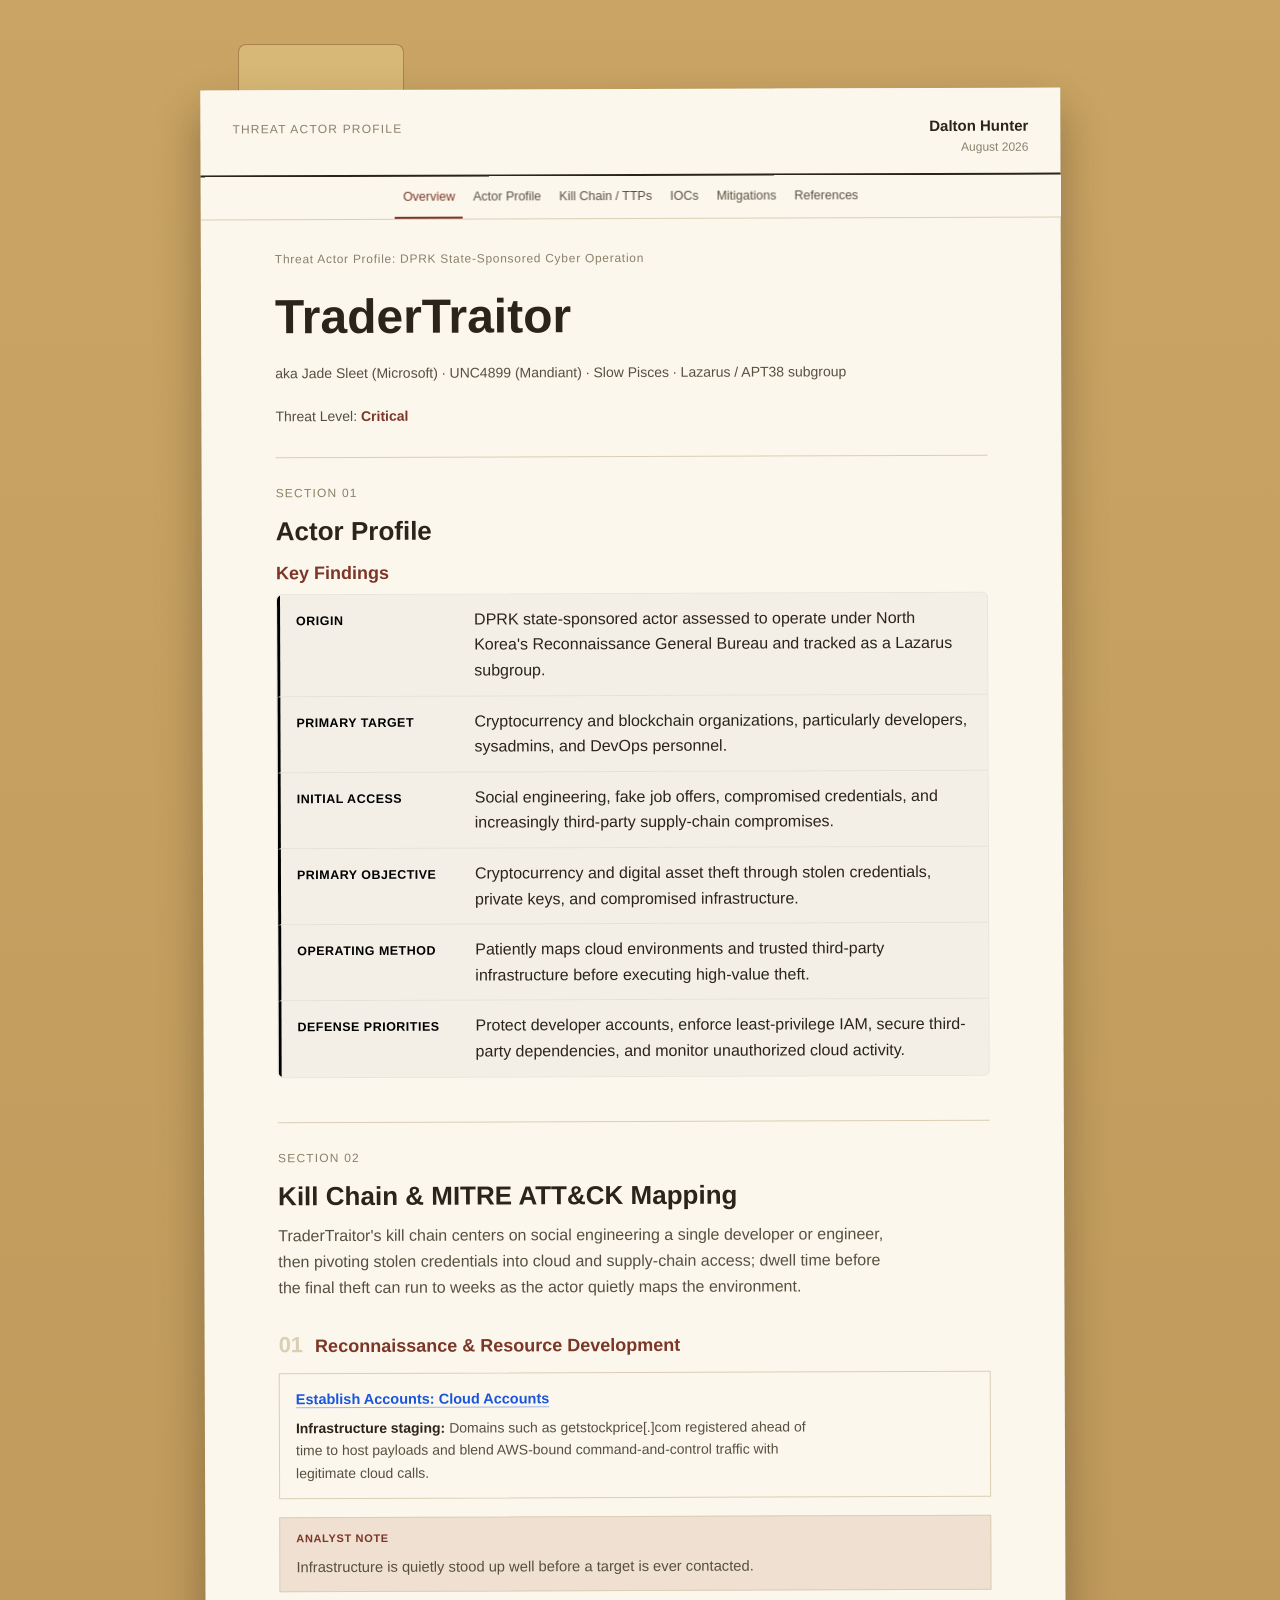
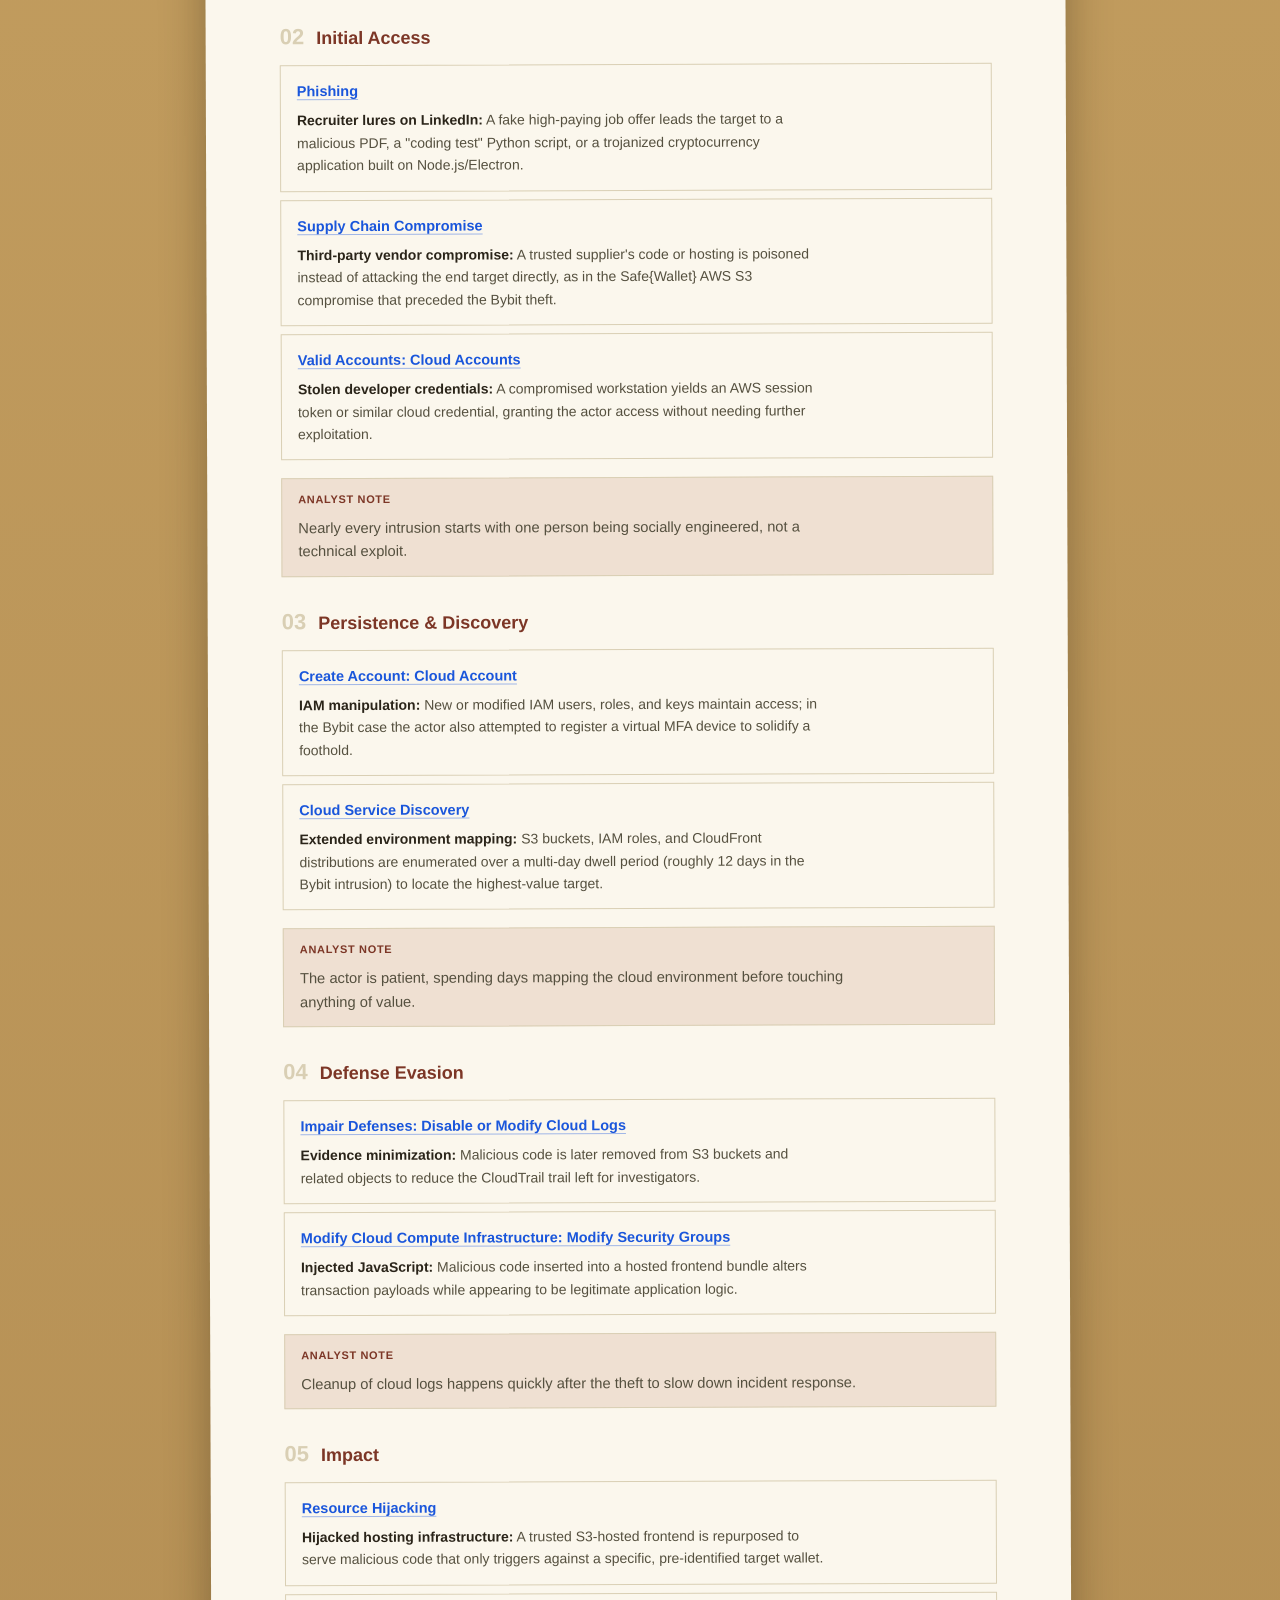
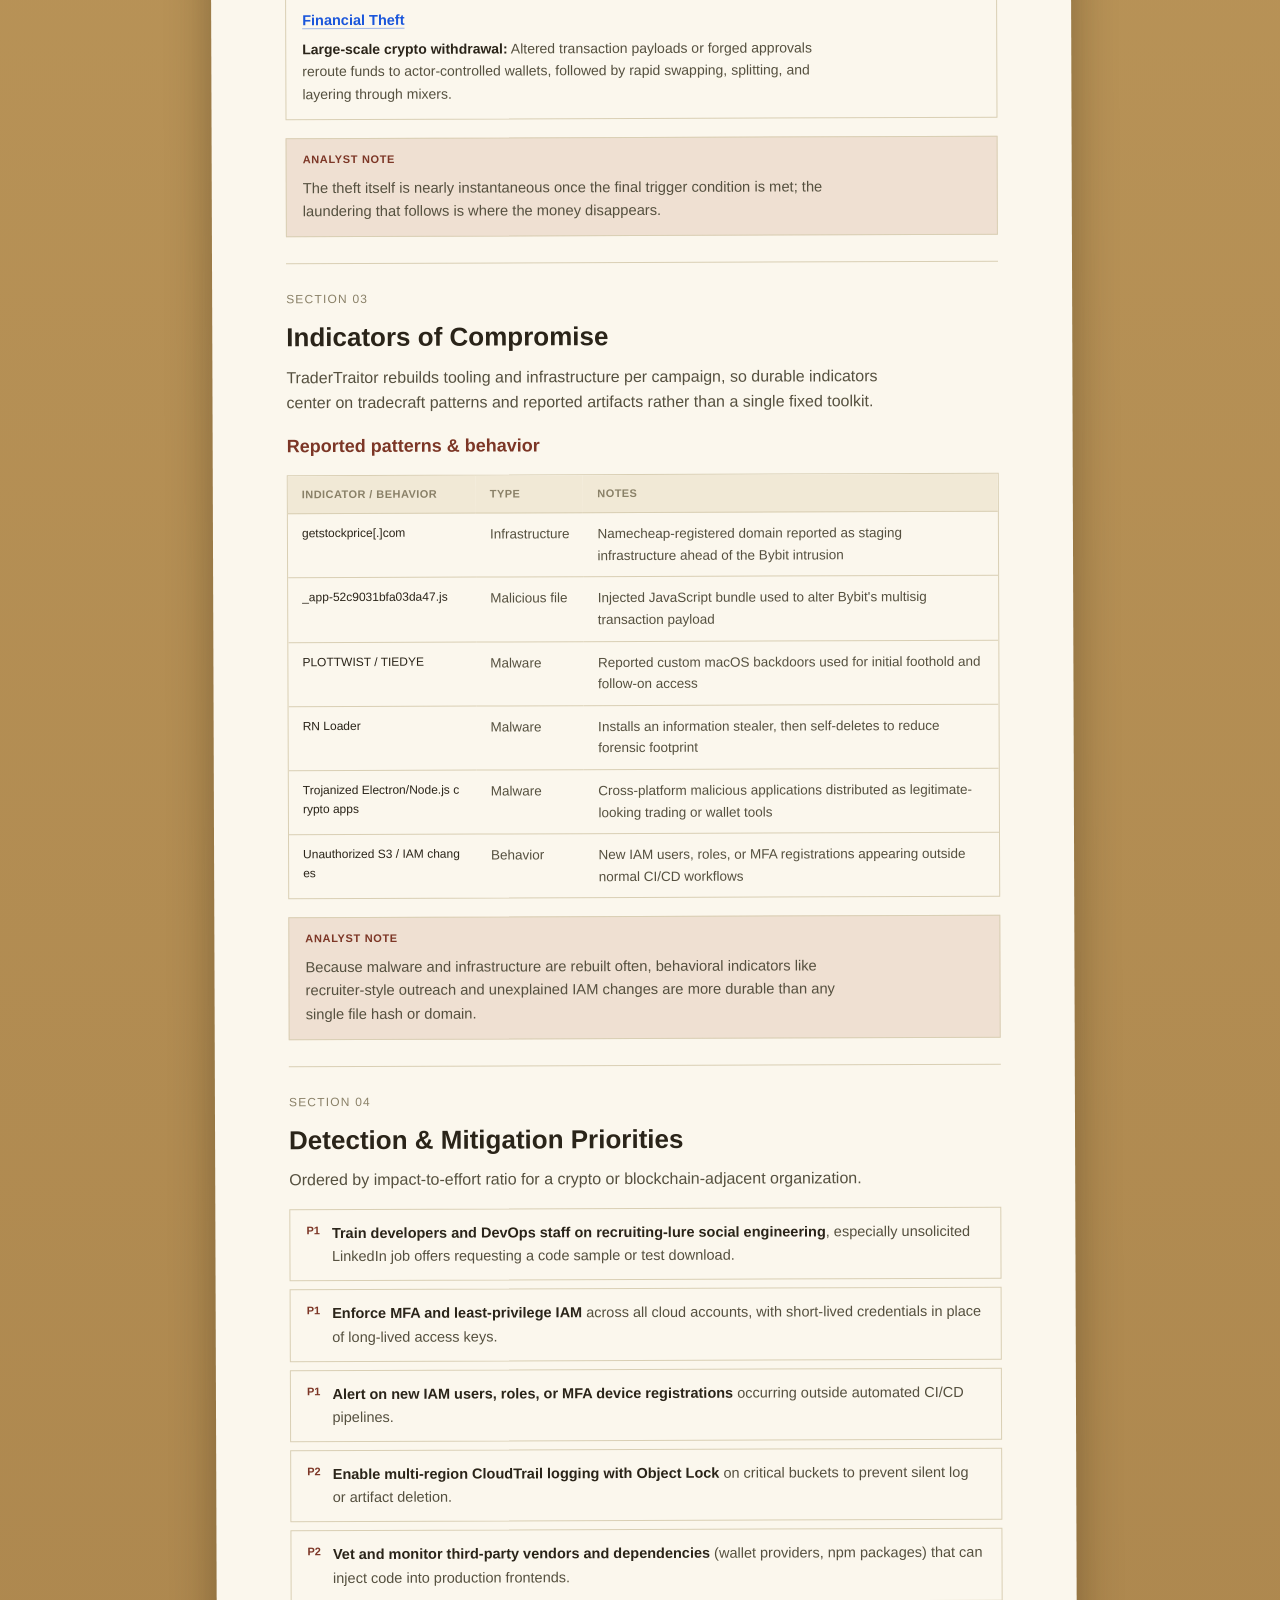
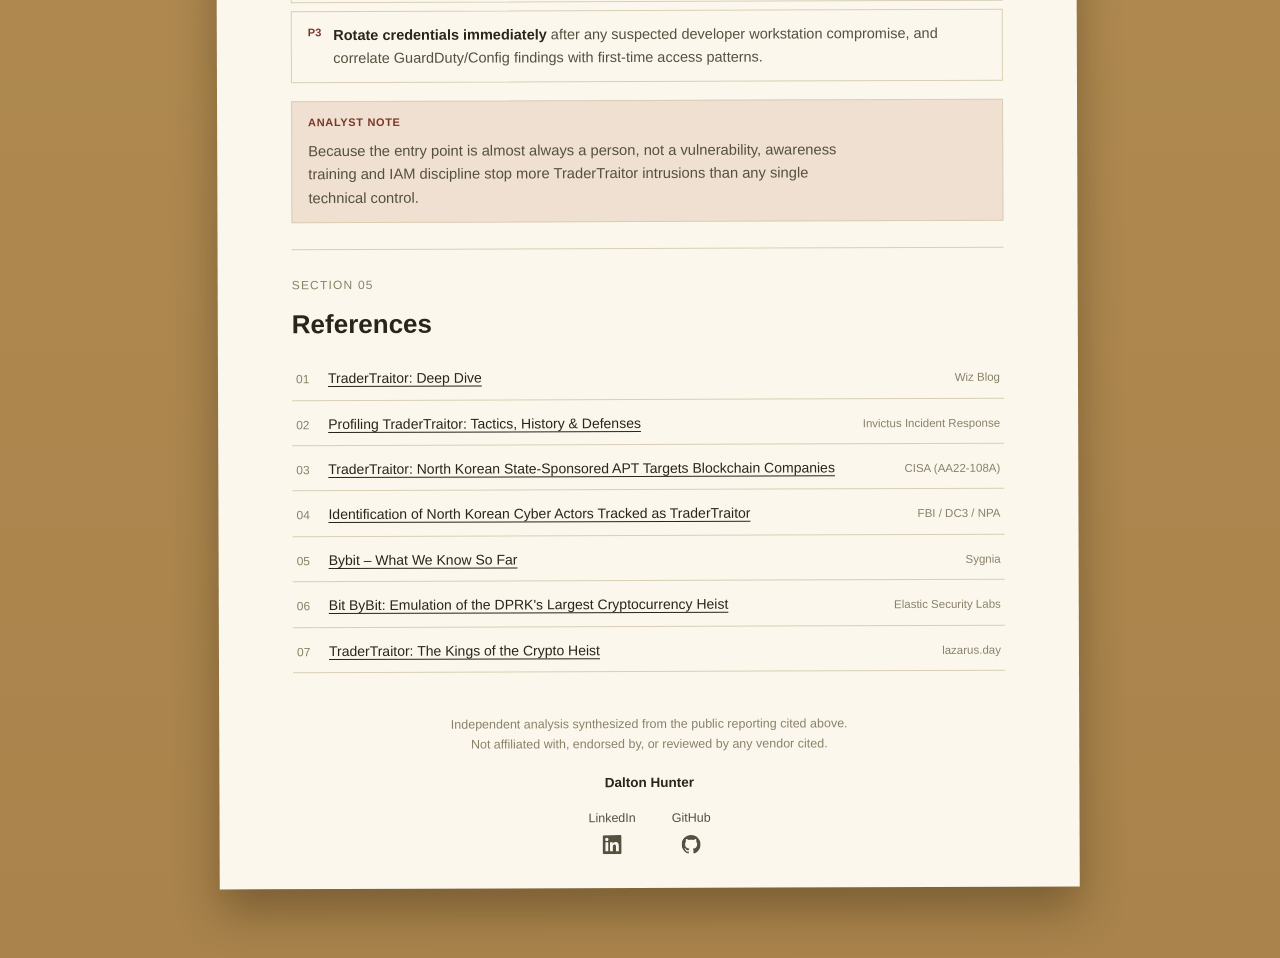
<file: tradertraitor/index.html>
<!DOCTYPE html>
<html lang="en">
<head>
<meta charset="UTF-8">
<meta name="viewport" content="width=device-width, initial-scale=1.0">
<title>TraderTraitor: Threat Actor Profile | Dalton Hunter</title>
<meta name="description" content="Threat intelligence assessment on TraderTraitor (Jade Sleet / UNC4899 / Slow Pisces): DPRK-nexus crypto theft, cloud/supply-chain compromise, MITRE ATT&CK mapping, and mitigation guidance.">
<link rel="stylesheet" href="styles.css">
<style>
  /* Scannable bullet lists used throughout Actor Profile and other prose sections */
  ul.scan-list {
    margin: 6px 0 18px;
    padding-left: 20px;
  }
  ul.scan-list li {
    margin-bottom: 7px;
    line-height: 1.5;
  }
  ul.scan-list li:last-child { margin-bottom: 0; }

  /* Tighter spacing for Analyst Notes nested inside a phase or section, vs. a full-width callout */
  .phase-note {
    margin-top: 14px;
    margin-bottom: 0;
    padding: 12px 16px;
  }
  .phase-note p { margin: 4px 0 0; font-size: 0.92rem; }

  /* CVE and MITRE ATT&CK reference links */
  a.cve-link, a.mitre-link {
    color: #1a56db;
    text-decoration: underline;
    text-decoration-color: rgba(26,86,219,0.4);
  }
  a.cve-link:hover, a.mitre-link:hover {
    text-decoration-color: #1a56db;
  }

  /* Tighten the gap between a section's h2 title and the first h3 subheading beneath it */
  main section h2 { margin-bottom: 6px; }
  main section h3:first-of-type { margin-top: 2px; }
</style>
</head>
<body>
<a href="#overview" class="skip-link">Skip to content</a>

<div class="desk">
  <div class="folder-wrap">

    <div class="folder-tab">&nbsp;&nbsp;&nbsp;&nbsp;&nbsp;&nbsp;&nbsp;&nbsp;&nbsp;&nbsp;&nbsp;&nbsp;&nbsp;&nbsp;&nbsp;&nbsp;&nbsp;&nbsp;&nbsp;&nbsp;&nbsp;&nbsp;&nbsp;&nbsp;&nbsp;&nbsp;</div>

    <div class="paper">

      <header class="doc-header">
        <div class="doc-header-title">Threat Actor Profile</div>
        <div class="doc-header-right">
          <div class="doc-author">Dalton Hunter</div>
          <div class="doc-date">August 2026</div>
        </div>
      </header>

      <!-- Top nav -->
      <nav class="topnav" aria-label="Report sections">
        <div class="topnav-inner">
          <a class="navlink" href="#overview">Overview</a>
          <a class="navlink" href="#profile">Actor Profile</a>
          <a class="navlink" href="#ttps">Kill Chain / TTPs</a>
          <a class="navlink" href="#iocs">IOCs</a>
          <a class="navlink" href="#mitigations">Mitigations</a>
          <a class="navlink" href="#references">References</a>
        </div>
      </nav>

      <main>

        <!-- HERO / OVERVIEW -->
        <section id="overview" class="hero">
          <div class="hero-kicker">Threat Actor Profile: DPRK State-Sponsored Cyber Operation</div>
          <h1>TraderTraitor</h1>
          <div class="aka">aka Jade Sleet (Microsoft) · UNC4899 (Mandiant) · Slow Pisces · Lazarus / APT38 subgroup</div>
          <div class="threat-level">Threat Level: <strong>Critical</strong></div>

        </section>

<style>
  /* Key Findings grid */
  .key-findings {
    list-style: none;
    margin: 6px 0 18px;
    padding: 0;
    border: 1px solid rgba(0,0,0,0.08);
    border-radius: 6px;
    overflow: hidden;
  }
  .key-findings li {
    display: grid;
    grid-template-columns: 160px 1fr;
    gap: 18px;
    align-items: baseline;
    margin: 0;
    padding: 12px 16px;
    border-left: 3px solid #000;
    background: rgba(0,0,0,0.03);
  }
  .key-findings li:not(:last-child) {
    border-bottom: 1px solid rgba(0,0,0,0.06);
  }
  .key-findings li strong {
    font-size: 0.78rem;
    letter-spacing: 0.04em;
    text-transform: uppercase;
    color: #000;
    font-weight: 700;
  }
  @media (max-width: 640px) {
    .key-findings li {
      grid-template-columns: 1fr;
      gap: 4px;
    }
  }
</style>

<!-- ACTOR PROFILE -->
<section id="profile">
  <div class="eyebrow">Section 01</div>
  <h2>Actor Profile</h2>

  <h3>Key Findings</h3>
  <ul class="key-findings">
    <li><strong>Origin</strong><span>DPRK state-sponsored actor assessed to operate under North Korea's Reconnaissance General Bureau and tracked as a Lazarus subgroup.</span></li>

    <li><strong>Primary Target</strong><span>Cryptocurrency and blockchain organizations, particularly developers, sysadmins, and DevOps personnel.</span></li>

    <li><strong>Initial Access</strong><span>Social engineering, fake job offers, compromised credentials, and increasingly third-party supply-chain compromises.</span></li>

    <li><strong>Primary Objective</strong><span>Cryptocurrency and digital asset theft through stolen credentials, private keys, and compromised infrastructure.</span></li>

    <li><strong>Operating Method</strong><span>Patiently maps cloud environments and trusted third-party infrastructure before executing high-value theft.</span></li>

    <li><strong>Defense Priorities</strong><span>Protect developer accounts, enforce least-privilege IAM, secure third-party dependencies, and monitor unauthorized cloud activity.</span></li>
  </ul>
</section>


        <!-- TTPs / KILL CHAIN -->
        <section id="ttps">
          <div class="eyebrow">Section 02</div>
          <h2>Kill Chain &amp; MITRE ATT&amp;CK Mapping</h2>
          <p>TraderTraitor's kill chain centers on social engineering a single developer or engineer, then pivoting stolen credentials into cloud and supply-chain access; dwell time before the final theft can run to weeks as the actor quietly maps the environment.</p>

          <div class="phase">
            <div class="phase-head"><span class="phase-num">01</span><h3>Reconnaissance &amp; Resource Development</h3></div>
            <div class="ttp-card">
              <div class="ttp-top"><span class="ttp-name"><a class="mitre-link" href="https://attack.mitre.org/techniques/T1586/003/" target="_blank" rel="noopener">Establish Accounts: Cloud Accounts</a></span></div>
              <p><strong>Infrastructure staging:</strong> Domains such as <span class="mono">getstockprice[.]com</span> registered ahead of time to host payloads and blend AWS-bound command-and-control traffic with legitimate cloud calls.</p>
            </div>
            <div class="callout analyst-note phase-note">
              <div class="callout-label">Analyst Note</div>
              <p>Infrastructure is quietly stood up well before a target is ever contacted.</p>
            </div>
          </div>

          <div class="phase">
            <div class="phase-head"><span class="phase-num">02</span><h3>Initial Access</h3></div>
            <div class="ttp-card">
              <div class="ttp-top"><span class="ttp-name"><a class="mitre-link" href="https://attack.mitre.org/techniques/T1566/" target="_blank" rel="noopener">Phishing</a></span></div>
              <p><strong>Recruiter lures on LinkedIn:</strong> A fake high-paying job offer leads the target to a malicious PDF, a "coding test" Python script, or a trojanized cryptocurrency application built on Node.js/Electron.</p>
            </div>
            <div class="ttp-card">
              <div class="ttp-top"><span class="ttp-name"><a class="mitre-link" href="https://attack.mitre.org/techniques/T1195/002/" target="_blank" rel="noopener">Supply Chain Compromise</a></span></div>
              <p><strong>Third-party vendor compromise:</strong> A trusted supplier's code or hosting is poisoned instead of attacking the end target directly, as in the Safe{Wallet} AWS S3 compromise that preceded the Bybit theft.</p>
            </div>
            <div class="ttp-card">
              <div class="ttp-top"><span class="ttp-name"><a class="mitre-link" href="https://attack.mitre.org/techniques/T1078/004/" target="_blank" rel="noopener">Valid Accounts: Cloud Accounts</a></span></div>
              <p><strong>Stolen developer credentials:</strong> A compromised workstation yields an AWS session token or similar cloud credential, granting the actor access without needing further exploitation.</p>
            </div>
            <div class="callout analyst-note phase-note">
              <div class="callout-label">Analyst Note</div>
              <p>Nearly every intrusion starts with one person being socially engineered, not a technical exploit.</p>
            </div>
          </div>

          <div class="phase">
            <div class="phase-head"><span class="phase-num">03</span><h3>Persistence &amp; Discovery</h3></div>
            <div class="ttp-card">
              <div class="ttp-top"><span class="ttp-name"><a class="mitre-link" href="https://attack.mitre.org/techniques/T1136/003/" target="_blank" rel="noopener">Create Account: Cloud Account</a></span></div>
              <p><strong>IAM manipulation:</strong> New or modified IAM users, roles, and keys maintain access; in the Bybit case the actor also attempted to register a virtual MFA device to solidify a foothold.</p>
            </div>
            <div class="ttp-card">
              <div class="ttp-top"><span class="ttp-name"><a class="mitre-link" href="https://attack.mitre.org/techniques/T1526/" target="_blank" rel="noopener">Cloud Service Discovery</a></span></div>
              <p><strong>Extended environment mapping:</strong> S3 buckets, IAM roles, and CloudFront distributions are enumerated over a multi-day dwell period (roughly 12 days in the Bybit intrusion) to locate the highest-value target.</p>
            </div>
            <div class="callout analyst-note phase-note">
              <div class="callout-label">Analyst Note</div>
              <p>The actor is patient, spending days mapping the cloud environment before touching anything of value.</p>
            </div>
          </div>

          <div class="phase">
            <div class="phase-head"><span class="phase-num">04</span><h3>Defense Evasion</h3></div>
            <div class="ttp-card">
              <div class="ttp-top"><span class="ttp-name"><a class="mitre-link" href="https://attack.mitre.org/techniques/T1562/008/" target="_blank" rel="noopener">Impair Defenses: Disable or Modify Cloud Logs</a></span></div>
              <p><strong>Evidence minimization:</strong> Malicious code is later removed from S3 buckets and related objects to reduce the CloudTrail trail left for investigators.</p>
            </div>
            <div class="ttp-card">
              <div class="ttp-top"><span class="ttp-name"><a class="mitre-link" href="https://attack.mitre.org/techniques/T1578/002/" target="_blank" rel="noopener">Modify Cloud Compute Infrastructure: Modify Security Groups</a></span></div>
              <p><strong>Injected JavaScript:</strong> Malicious code inserted into a hosted frontend bundle alters transaction payloads while appearing to be legitimate application logic.</p>
            </div>
            <div class="callout analyst-note phase-note">
              <div class="callout-label">Analyst Note</div>
              <p>Cleanup of cloud logs happens quickly after the theft to slow down incident response.</p>
            </div>
          </div>

          <div class="phase">
            <div class="phase-head"><span class="phase-num">05</span><h3>Impact</h3></div>
            <div class="ttp-card">
              <div class="ttp-top"><span class="ttp-name"><a class="mitre-link" href="https://attack.mitre.org/techniques/T1496/" target="_blank" rel="noopener">Resource Hijacking</a></span></div>
              <p><strong>Hijacked hosting infrastructure:</strong> A trusted S3-hosted frontend is repurposed to serve malicious code that only triggers against a specific, pre-identified target wallet.</p>
            </div>
            <div class="ttp-card">
              <div class="ttp-top"><span class="ttp-name"><a class="mitre-link" href="https://attack.mitre.org/techniques/T1657/" target="_blank" rel="noopener">Financial Theft</a></span></div>
              <p><strong>Large-scale crypto withdrawal:</strong> Altered transaction payloads or forged approvals reroute funds to actor-controlled wallets, followed by rapid swapping, splitting, and layering through mixers.</p>
            </div>
            <div class="callout analyst-note phase-note">
              <div class="callout-label">Analyst Note</div>
              <p>The theft itself is nearly instantaneous once the final trigger condition is met; the laundering that follows is where the money disappears.</p>
            </div>
          </div>
        </section>

        <!-- IOCs -->
        <section id="iocs">
          <div class="eyebrow">Section 03</div>
          <h2>Indicators of Compromise</h2>
          <p>TraderTraitor rebuilds tooling and infrastructure per campaign, so durable indicators center on tradecraft patterns and reported artifacts rather than a single fixed toolkit.</p>

          <h3>Reported patterns &amp; behavior</h3>
          <div class="table-wrap">
            <table>
              <thead><tr><th>Indicator / Behavior</th><th>Type</th><th>Notes</th></tr></thead>
              <tbody>
                <tr><td class="mono">getstockprice[.]com</td><td>Infrastructure</td><td>Namecheap-registered domain reported as staging infrastructure ahead of the Bybit intrusion</td></tr>
                <tr><td class="mono">_app-52c9031bfa03da47.js</td><td>Malicious file</td><td>Injected JavaScript bundle used to alter Bybit's multisig transaction payload</td></tr>
                <tr><td class="mono">PLOTTWIST / TIEDYE</td><td>Malware</td><td>Reported custom macOS backdoors used for initial foothold and follow-on access</td></tr>
                <tr><td class="mono">RN Loader</td><td>Malware</td><td>Installs an information stealer, then self-deletes to reduce forensic footprint</td></tr>
                <tr><td class="mono">Trojanized Electron/Node.js crypto apps</td><td>Malware</td><td>Cross-platform malicious applications distributed as legitimate-looking trading or wallet tools</td></tr>
                <tr><td class="mono">Unauthorized S3 / IAM changes</td><td>Behavior</td><td>New IAM users, roles, or MFA registrations appearing outside normal CI/CD workflows</td></tr>
              </tbody>
            </table>
          </div>

          <div class="callout analyst-note phase-note">
            <div class="callout-label">Analyst Note</div>
            <p>Because malware and infrastructure are rebuilt often, behavioral indicators like recruiter-style outreach and unexplained IAM changes are more durable than any single file hash or domain.</p>
          </div>
        </section>

        <!-- MITIGATIONS -->
        <section id="mitigations">
          <div class="eyebrow">Section 04</div>
          <h2>Detection &amp; Mitigation Priorities</h2>
          <p>Ordered by impact-to-effort ratio for a crypto or blockchain-adjacent organization.</p>
          <ul class="mit-list">
            <li><span class="pri">P1</span><span><strong>Train developers and DevOps staff on recruiting-lure social engineering</strong>, especially unsolicited LinkedIn job offers requesting a code sample or test download.</span></li>
            <li><span class="pri">P1</span><span><strong>Enforce MFA and least-privilege IAM</strong> across all cloud accounts, with short-lived credentials in place of long-lived access keys.</span></li>
            <li><span class="pri">P1</span><span><strong>Alert on new IAM users, roles, or MFA device registrations</strong> occurring outside automated CI/CD pipelines.</span></li>
            <li><span class="pri">P2</span><span><strong>Enable multi-region CloudTrail logging with Object Lock</strong> on critical buckets to prevent silent log or artifact deletion.</span></li>
            <li><span class="pri">P2</span><span><strong>Vet and monitor third-party vendors and dependencies</strong> (wallet providers, npm packages) that can inject code into production frontends.</span></li>
            <li><span class="pri">P3</span><span><strong>Rotate credentials immediately</strong> after any suspected developer workstation compromise, and correlate GuardDuty/Config findings with first-time access patterns.</span></li>
          </ul>

          <div class="callout analyst-note phase-note">
            <div class="callout-label">Analyst Note</div>
            <p>Because the entry point is almost always a person, not a vulnerability, awareness training and IAM discipline stop more TraderTraitor intrusions than any single technical control.</p>
          </div>
        </section>
        <section id="references">
          <div class="eyebrow">Section 05</div>
          <h2>References</h2>
          <ul class="source-list">
            <li><span class="idx">01</span><a href="https://www.wiz.io/blog/north-korean-tradertraitor-crypto-heist" target="_blank" rel="noopener">TraderTraitor: Deep Dive</a><span class="pub">Wiz Blog</span></li>
            <li><span class="idx">02</span><a href="https://www.invictus-ir.com/news/profiling-tradetraitor-tactics-history-defenses" target="_blank" rel="noopener">Profiling TraderTraitor: Tactics, History &amp; Defenses</a><span class="pub">Invictus Incident Response</span></li>
            <li><span class="idx">03</span><a href="https://www.cisa.gov/news-events/cybersecurity-advisories/aa22-108a" target="_blank" rel="noopener">TraderTraitor: North Korean State-Sponsored APT Targets Blockchain Companies</a><span class="pub">CISA (AA22-108A)</span></li>
            <li><span class="idx">04</span><a href="https://www.fbi.gov/news/press-releases/fbi-dc3-and-npa-identification-of-north-korean-cyber-actors-tracked-as-tradertraitor-responsible-for-theft-of-308-million-from-bitcoindmmcom" target="_blank" rel="noopener">Identification of North Korean Cyber Actors Tracked as TraderTraitor</a><span class="pub">FBI / DC3 / NPA</span></li>
            <li><span class="idx">05</span><a href="https://www.sygnia.co/blog/sygnia-investigation-bybit-hack/" target="_blank" rel="noopener">Bybit – What We Know So Far</a><span class="pub">Sygnia</span></li>
            <li><span class="idx">06</span><a href="https://www.elastic.co/security-labs/bit-bybit" target="_blank" rel="noopener">Bit ByBit: Emulation of the DPRK's Largest Cryptocurrency Heist</a><span class="pub">Elastic Security Labs</span></li>
            <li><span class="idx">07</span><a href="https://lazarus.day/reports/tradertraitor-the-kings-of-the-crypto-heist-8F1n8/" target="_blank" rel="noopener">TraderTraitor: The Kings of the Crypto Heist</a><span class="pub">lazarus.day</span></li>
          </ul>
        </section>

      </main>

      <footer>
        <p class="fnote">Independent analysis synthesized from the public reporting cited above. Not affiliated with, endorsed by, or reviewed by any vendor cited.</p>
        <div class="footer-meta">
          <span class="footer-name">Dalton Hunter</span>
          <div class="footer-social">
            <a href="https://www.linkedin.com/in/dalton-hunter/" id="footer-linkedin" class="footer-social-link" aria-label="LinkedIn" target="_blank" rel="noopener">
              <span class="footer-social-label">LinkedIn</span>
              <svg class="footer-social-icon" viewBox="0 0 24 24" aria-hidden="true"><path d="M20.447 20.452h-3.554v-5.569c0-1.328-.027-3.037-1.852-3.037-1.853 0-2.136 1.445-2.136 2.939v5.667H9.351V9h3.414v1.561h.046c.477-.9 1.637-1.85 3.37-1.85 3.601 0 4.267 2.37 4.267 5.455v6.286zM5.337 7.433c-1.144 0-2.063-.926-2.063-2.065 0-1.138.92-2.063 2.063-2.063 1.14 0 2.064.925 2.064 2.063 0 1.139-.925 2.065-2.064 2.065zm1.782 13.019H3.555V9h3.564v11.452zM22.225 0H1.771C.792 0 0 .774 0 1.729v20.542C0 23.227.792 24 1.771 24h20.451C23.2 24 24 23.227 24 22.271V1.729C24 .774 23.2 0 22.222 0h.003z"/></svg>
            </a>
            <a href="https://github.com/dalthunter" id="footer-github" class="footer-social-link" aria-label="GitHub" target="_blank" rel="noopener">
              <span class="footer-social-label">GitHub</span>
              <svg class="footer-social-icon" viewBox="0 0 24 24" aria-hidden="true"><path d="M12 .297c-6.63 0-12 5.373-12 12 0 5.303 3.438 9.8 8.205 11.385.6.113.82-.258.82-.577 0-.285-.01-1.04-.015-2.04-3.338.724-4.042-1.61-4.042-1.61-.546-1.385-1.333-1.754-1.333-1.754-1.089-.744.084-.729.084-.729 1.205.084 1.838 1.237 1.838 1.237 1.07 1.834 2.809 1.304 3.495.997.108-.775.42-1.305.763-1.605-2.665-.305-5.466-1.334-5.466-5.93 0-1.31.465-2.38 1.235-3.22-.135-.303-.54-1.523.105-3.176 0 0 1.005-.322 3.3 1.23.96-.267 1.98-.399 3-.405 1.02.006 2.04.138 3 .405 2.28-1.552 3.285-1.23 3.285-1.23.645 1.653.24 2.873.12 3.176.765.84 1.23 1.91 1.23 3.22 0 4.61-2.805 5.625-5.475 5.92.42.36.81 1.096.81 2.22 0 1.606-.015 2.896-.015 3.286 0 .315.21.69.825.57C20.565 22.092 24 17.592 24 12.297c0-6.627-5.373-12-12-12"/></svg>
            </a>
          </div>
        </div>
      </footer>

    </div>
  </div>
</div>

<script src="script.js"></script>
</body>
</html>
</file>
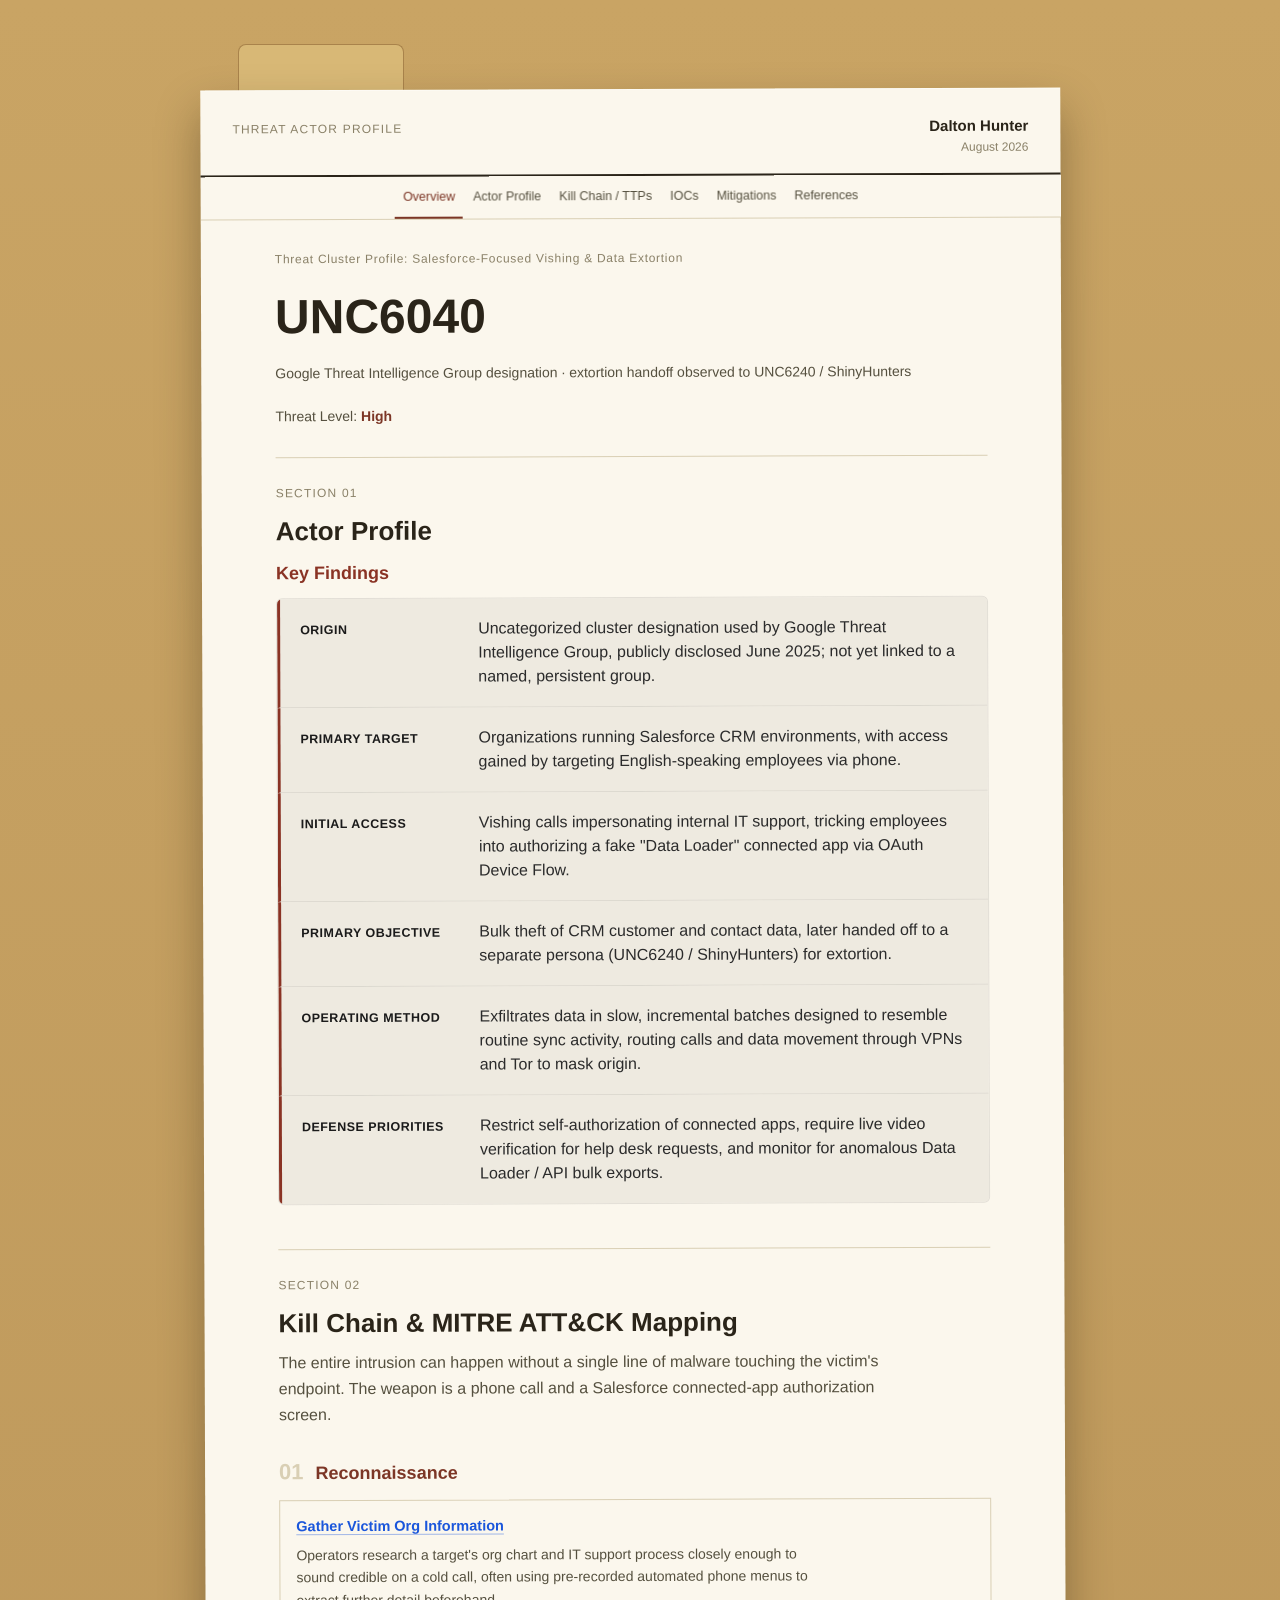
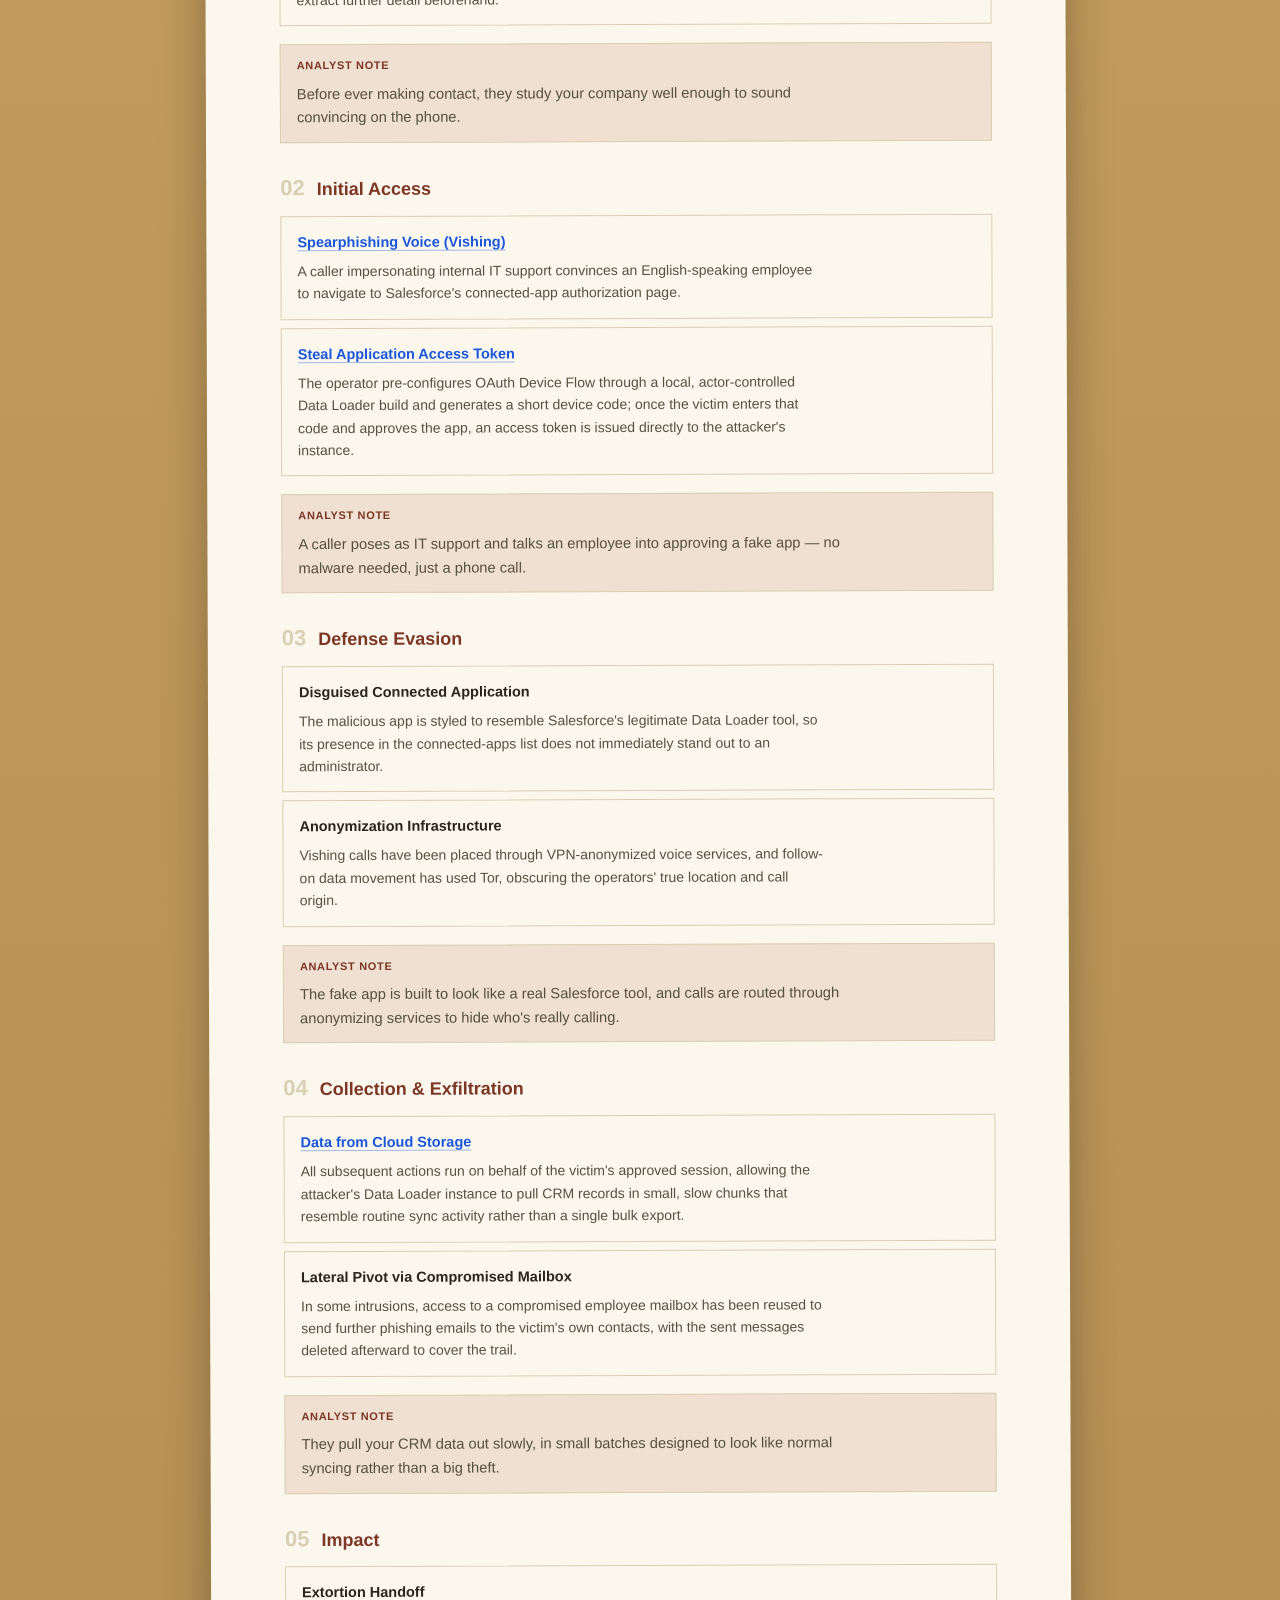
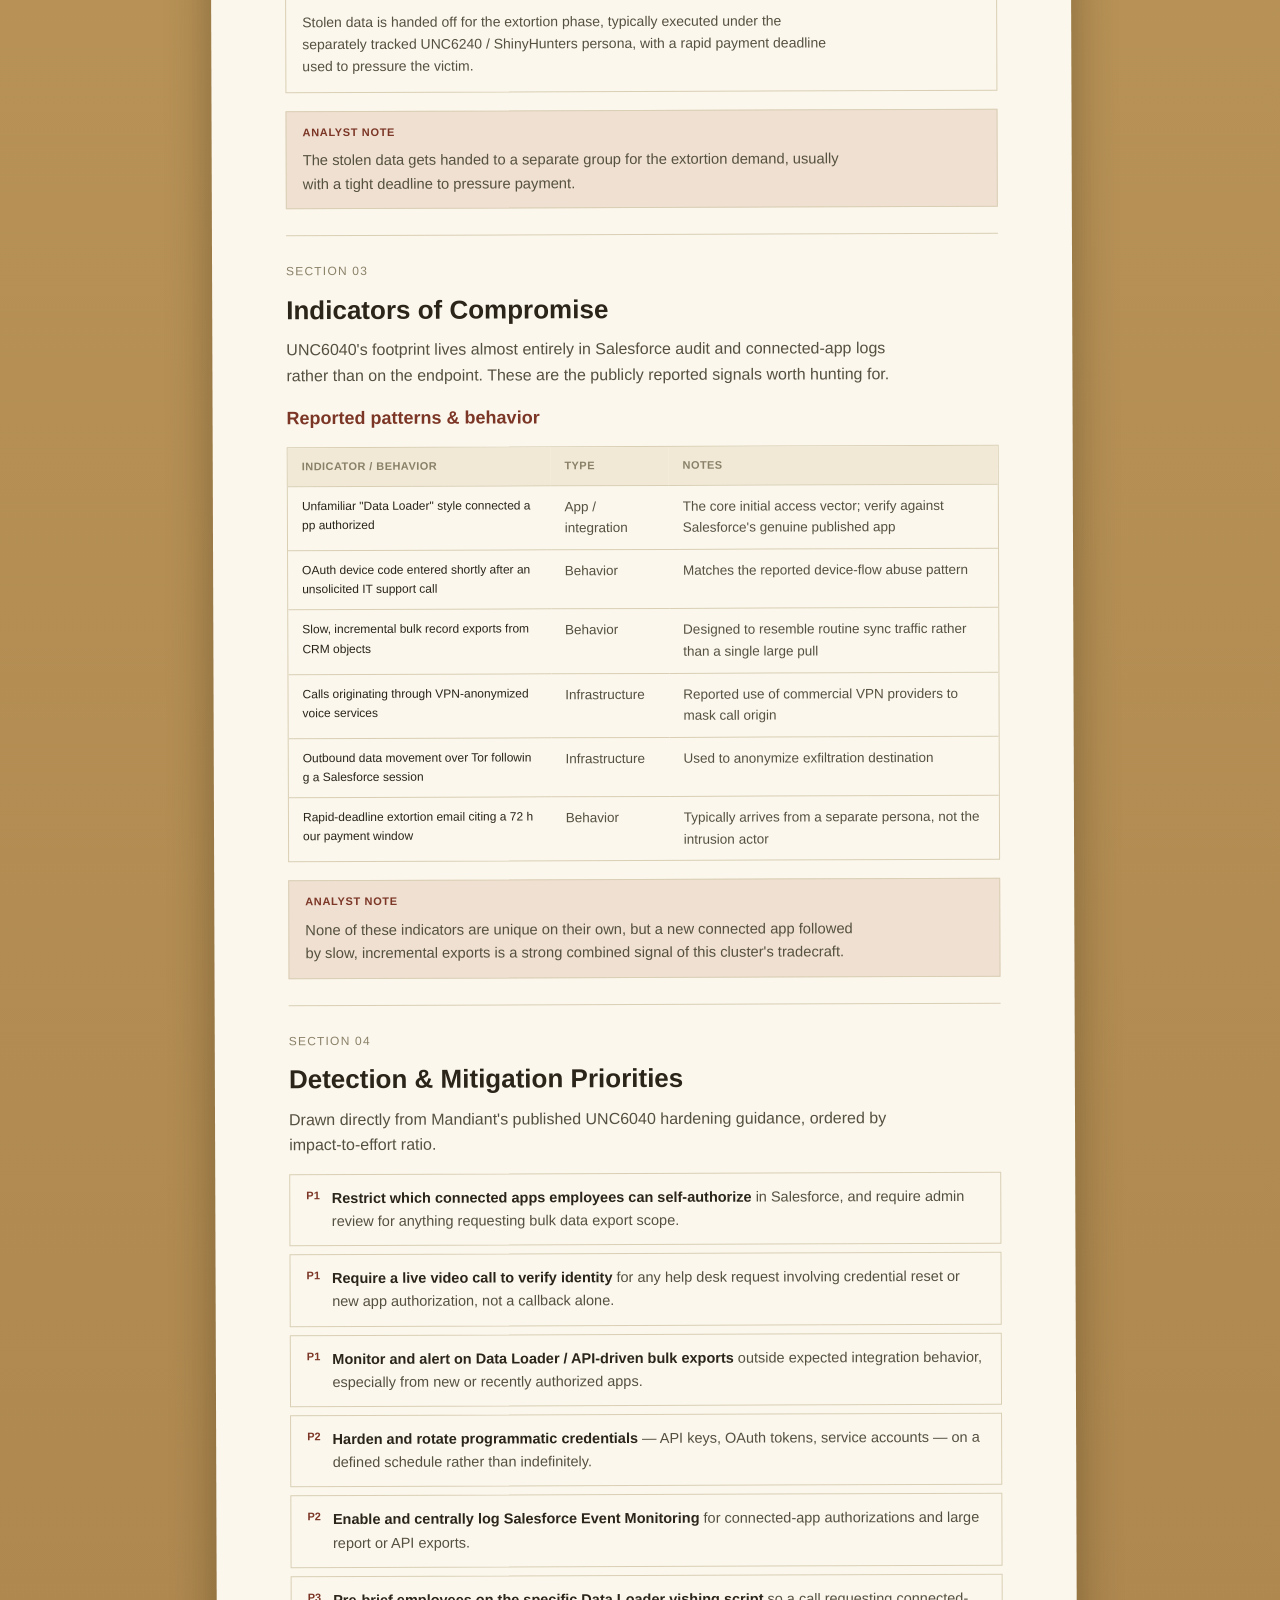
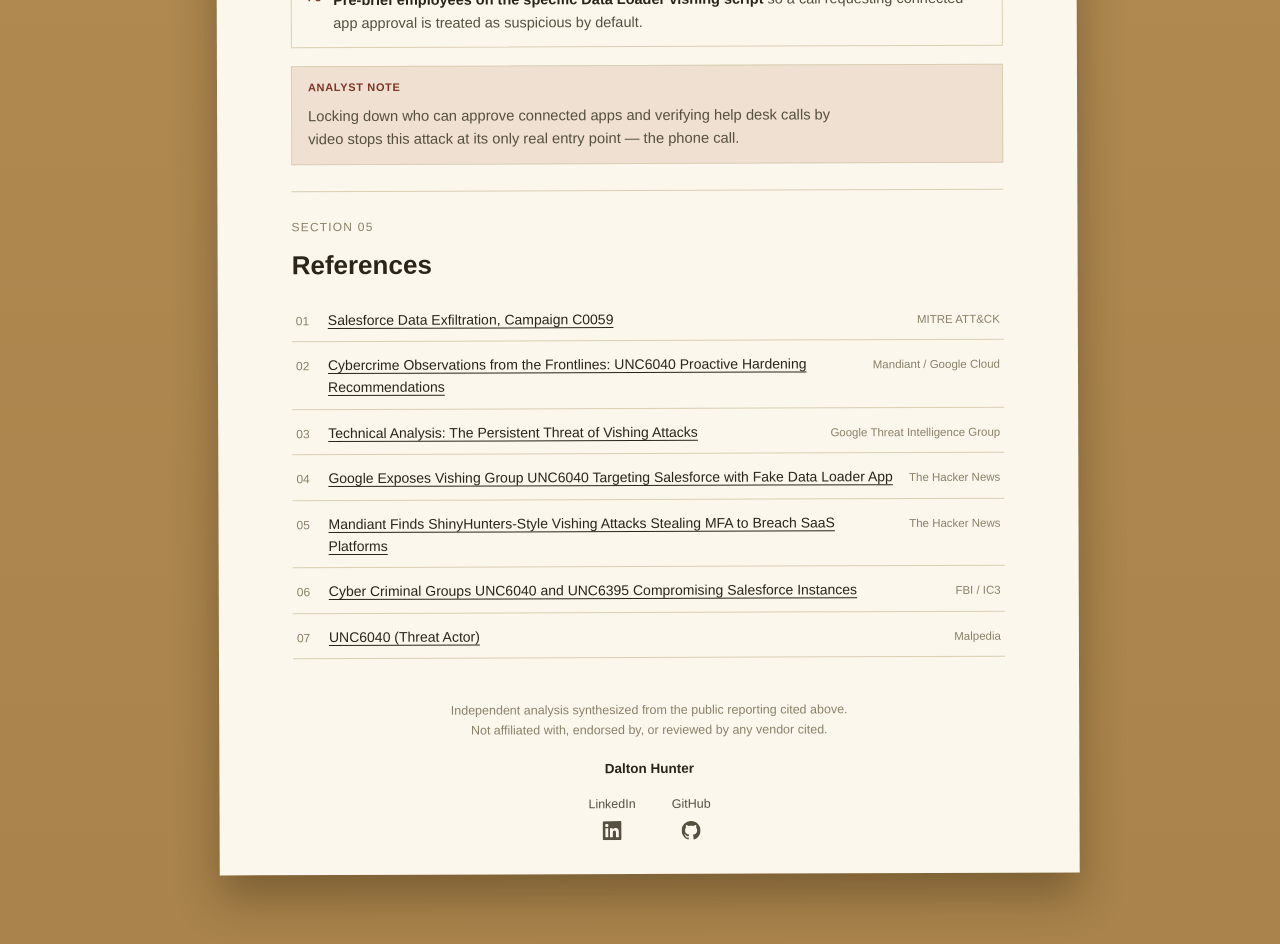
<file: UNC6040/index.html>
<!DOCTYPE html>
<html lang="en">
<head>
<meta charset="UTF-8">
<meta name="viewport" content="width=device-width, initial-scale=1.0">
<title>UNC6040: Threat Actor Profile | Dalton Hunter</title>
<meta name="description" content="Threat intelligence assessment on UNC6040: Salesforce Data Loader vishing, OAuth abuse, extortion handoff to ShinyHunters, MITRE ATT&CK mapping, and mitigation guidance.">
<link rel="stylesheet" href="styles.css">
<style>
  /* Scannable bullet lists used throughout Actor Profile and other prose sections */
  ul.scan-list {
    margin: 6px 0 18px;
    padding-left: 20px;
  }
  ul.scan-list li {
    margin-bottom: 7px;
    line-height: 1.5;
  }
  ul.scan-list li:last-child { margin-bottom: 0; }

  /* Tighter spacing for Analyst Notes nested inside a phase or section, vs. a full-width callout */
  .phase-note {
    margin-top: 14px;
    margin-bottom: 0;
    padding: 12px 16px;
  }
  .phase-note p { margin: 4px 0 0; font-size: 0.92rem; }

  /* CVE and MITRE ATT&CK reference links */
  a.cve-link, a.mitre-link {
    color: #1a56db;
    text-decoration: underline;
    text-decoration-color: rgba(26,86,219,0.4);
  }
  a.cve-link:hover, a.mitre-link:hover {
    text-decoration-color: #1a56db;
  }

  /* Tighten the gap between a section's h2 title and the first h3 subheading beneath it */
  main section h2 { margin-bottom: 6px; }
  main section h3:first-of-type { margin-top: 2px; }
</style>
</head>
<body>
<a href="#overview" class="skip-link">Skip to content</a>

<div class="desk">
  <div class="folder-wrap">

    <div class="folder-tab">&nbsp;&nbsp;&nbsp;&nbsp;&nbsp;&nbsp;&nbsp;&nbsp;&nbsp;&nbsp;&nbsp;&nbsp;&nbsp;&nbsp;&nbsp;&nbsp;&nbsp;&nbsp;&nbsp;&nbsp;&nbsp;&nbsp;&nbsp;&nbsp;&nbsp;&nbsp;</div>

    <div class="paper">

      <header class="doc-header">
        <div class="doc-header-title">Threat Actor Profile</div>
        <div class="doc-header-right">
          <div class="doc-author">Dalton Hunter</div>
          <div class="doc-date">August 2026</div>
        </div>
      </header>

      <!-- Top nav -->
      <nav class="topnav" aria-label="Report sections">
        <div class="topnav-inner">
          <a class="navlink" href="#overview">Overview</a>
          <a class="navlink" href="#profile">Actor Profile</a>
          <a class="navlink" href="#ttps">Kill Chain / TTPs</a>
          <a class="navlink" href="#iocs">IOCs</a>
          <a class="navlink" href="#mitigations">Mitigations</a>
          <a class="navlink" href="#references">References</a>
        </div>
      </nav>

      <main>

        <!-- HERO / OVERVIEW -->
        <section id="overview" class="hero">
          <div class="hero-kicker">Threat Cluster Profile: Salesforce-Focused Vishing &amp; Data Extortion</div>
          <h1>UNC6040</h1>
          <div class="aka">Google Threat Intelligence Group designation · extortion handoff observed to UNC6240 / ShinyHunters</div>
          <div class="threat-level">Threat Level: <strong>High</strong></div>
        </section>

<style>
  /* Key Findings grid */
  .key-findings {
    list-style: none;
    margin: 6px 0 18px;
    padding: 0;
    border: 1px solid rgba(0,0,0,0.08);
    border-radius: 6px;
    overflow: hidden;
    background: #f5f1e8;
  }
  .key-findings li {
    display: grid;
    grid-template-columns: 160px 1fr;
    gap: 18px;
    align-items: baseline;
    margin: 0;
    padding: 18px 20px;
    border-left: 3px solid #8a3324;
    background: #eeeae0;
  }
  .key-findings li:not(:last-child) {
    border-bottom: 1px solid rgba(0,0,0,0.08);
  }
  .key-findings li strong {
    font-size: 0.78rem;
    letter-spacing: 0.04em;
    text-transform: uppercase;
    color: #1a1a1a;
    font-weight: 700;
  }
  .key-findings li span {
    color: #2b2b2b;
    line-height: 1.5;
  }
  h3.kf-heading {
    color: #8a3324;
    font-weight: 700;
    margin-bottom: 10px;
  }
  @media (max-width: 640px) {
    .key-findings li {
      grid-template-columns: 1fr;
      gap: 4px;
    }
  }
</style>

<!-- ACTOR PROFILE -->
<section id="profile">
  <div class="eyebrow">Section 01</div>
  <h2>Actor Profile</h2>
  <h3 class="kf-heading">Key Findings</h3>
  <ul class="key-findings">
    <li><strong>Origin</strong><span>Uncategorized cluster designation used by Google Threat Intelligence Group, publicly disclosed June 2025; not yet linked to a named, persistent group.</span></li>
    
    <li><strong>Primary Target</strong><span>Organizations running Salesforce CRM environments, with access gained by targeting English-speaking employees via phone.</span></li>
    
    <li><strong>Initial Access</strong><span>Vishing calls impersonating internal IT support, tricking employees into authorizing a fake "Data Loader" connected app via OAuth Device Flow.</span></li>
    
    <li><strong>Primary Objective</strong><span>Bulk theft of CRM customer and contact data, later handed off to a separate persona (UNC6240 / ShinyHunters) for extortion.</span></li>
    
    <li><strong>Operating Method</strong><span>Exfiltrates data in slow, incremental batches designed to resemble routine sync activity, routing calls and data movement through VPNs and Tor to mask origin.</span></li>
    
    <li><strong>Defense Priorities</strong><span>Restrict self-authorization of connected apps, require live video verification for help desk requests, and monitor for anomalous Data Loader / API bulk exports.</span></li>
  </ul>
</section>

        <!-- TTPs / KILL CHAIN -->
        <section id="ttps">
          <div class="eyebrow">Section 02</div>
          <h2>Kill Chain &amp; MITRE ATT&amp;CK Mapping</h2>
          <p>The entire intrusion can happen without a single line of malware touching the victim's endpoint. The weapon is a phone call and a Salesforce connected-app authorization screen.</p>

          <div class="phase">
            <div class="phase-head"><span class="phase-num">01</span><h3>Reconnaissance</h3></div>
            <div class="ttp-card">
              <div class="ttp-top"><span class="ttp-name"><a class="mitre-link" href="https://attack.mitre.org/techniques/T1591/" target="_blank" rel="noopener">Gather Victim Org Information</a></span></div>
              <p>Operators research a target's org chart and IT support process closely enough to sound credible on a cold call, often using pre-recorded automated phone menus to extract further detail beforehand.</p>
            </div>
            <div class="callout analyst-note phase-note">
              <div class="callout-label">Analyst Note</div>
              <p>Before ever making contact, they study your company well enough to sound convincing on the phone.</p>
            </div>
          </div>

          <div class="phase">
            <div class="phase-head"><span class="phase-num">02</span><h3>Initial Access</h3></div>
            <div class="ttp-card">
              <div class="ttp-top"><span class="ttp-name"><a class="mitre-link" href="https://attack.mitre.org/techniques/T1566/004/" target="_blank" rel="noopener">Spearphishing Voice (Vishing)</a></span></div>
              <p>A caller impersonating internal IT support convinces an English-speaking employee to navigate to Salesforce's connected-app authorization page.</p>
            </div>
            <div class="ttp-card">
              <div class="ttp-top"><span class="ttp-name"><a class="mitre-link" href="https://attack.mitre.org/techniques/T1528/" target="_blank" rel="noopener">Steal Application Access Token</a></span></div>
              <p>The operator pre-configures OAuth Device Flow through a local, actor-controlled Data Loader build and generates a short device code; once the victim enters that code and approves the app, an access token is issued directly to the attacker's instance.</p>
            </div>
            <div class="callout analyst-note phase-note">
              <div class="callout-label">Analyst Note</div>
              <p>A caller poses as IT support and talks an employee into approving a fake app — no malware needed, just a phone call.</p>
            </div>
          </div>

          <div class="phase">
            <div class="phase-head"><span class="phase-num">03</span><h3>Defense Evasion</h3></div>
            <div class="ttp-card">
              <div class="ttp-top"><span class="ttp-name">Disguised Connected Application</span></div>
              <p>The malicious app is styled to resemble Salesforce's legitimate Data Loader tool, so its presence in the connected-apps list does not immediately stand out to an administrator.</p>
            </div>
            <div class="ttp-card">
              <div class="ttp-top"><span class="ttp-name">Anonymization Infrastructure</span></div>
              <p>Vishing calls have been placed through VPN-anonymized voice services, and follow-on data movement has used Tor, obscuring the operators' true location and call origin.</p>
            </div>
            <div class="callout analyst-note phase-note">
              <div class="callout-label">Analyst Note</div>
              <p>The fake app is built to look like a real Salesforce tool, and calls are routed through anonymizing services to hide who's really calling.</p>
            </div>
          </div>

          <div class="phase">
            <div class="phase-head"><span class="phase-num">04</span><h3>Collection &amp; Exfiltration</h3></div>
            <div class="ttp-card">
              <div class="ttp-top"><span class="ttp-name"><a class="mitre-link" href="https://attack.mitre.org/techniques/T1530/" target="_blank" rel="noopener">Data from Cloud Storage</a></span></div>
              <p>All subsequent actions run on behalf of the victim's approved session, allowing the attacker's Data Loader instance to pull CRM records in small, slow chunks that resemble routine sync activity rather than a single bulk export.</p>
            </div>
            <div class="ttp-card">
              <div class="ttp-top"><span class="ttp-name">Lateral Pivot via Compromised Mailbox</span></div>
              <p>In some intrusions, access to a compromised employee mailbox has been reused to send further phishing emails to the victim's own contacts, with the sent messages deleted afterward to cover the trail.</p>
            </div>
            <div class="callout analyst-note phase-note">
              <div class="callout-label">Analyst Note</div>
              <p>They pull your CRM data out slowly, in small batches designed to look like normal syncing rather than a big theft.</p>
            </div>
          </div>

          <div class="phase">
            <div class="phase-head"><span class="phase-num">05</span><h3>Impact</h3></div>
            <div class="ttp-card">
              <div class="ttp-top"><span class="ttp-name">Extortion Handoff</span></div>
              <p>Stolen data is handed off for the extortion phase, typically executed under the separately tracked UNC6240 / ShinyHunters persona, with a rapid payment deadline used to pressure the victim.</p>
            </div>
            <div class="callout analyst-note phase-note">
              <div class="callout-label">Analyst Note</div>
              <p>The stolen data gets handed to a separate group for the extortion demand, usually with a tight deadline to pressure payment.</p>
            </div>
          </div>
        </section>

        <!-- IOCs -->
        <section id="iocs">
          <div class="eyebrow">Section 03</div>
          <h2>Indicators of Compromise</h2>
          <p>UNC6040's footprint lives almost entirely in Salesforce audit and connected-app logs rather than on the endpoint. These are the publicly reported signals worth hunting for.</p>

          <h3>Reported patterns &amp; behavior</h3>
          <div class="table-wrap">
            <table>
              <thead><tr><th>Indicator / Behavior</th><th>Type</th><th>Notes</th></tr></thead>
              <tbody>
                <tr><td class="mono">Unfamiliar "Data Loader" style connected app authorized</td><td>App / integration</td><td>The core initial access vector; verify against Salesforce's genuine published app</td></tr>
                <tr><td class="mono">OAuth device code entered shortly after an unsolicited IT support call</td><td>Behavior</td><td>Matches the reported device-flow abuse pattern</td></tr>
                <tr><td class="mono">Slow, incremental bulk record exports from CRM objects</td><td>Behavior</td><td>Designed to resemble routine sync traffic rather than a single large pull</td></tr>
                <tr><td class="mono">Calls originating through VPN-anonymized voice services</td><td>Infrastructure</td><td>Reported use of commercial VPN providers to mask call origin</td></tr>
                <tr><td class="mono">Outbound data movement over Tor following a Salesforce session</td><td>Infrastructure</td><td>Used to anonymize exfiltration destination</td></tr>
                <tr><td class="mono">Rapid-deadline extortion email citing a 72 hour payment window</td><td>Behavior</td><td>Typically arrives from a separate persona, not the intrusion actor</td></tr>
              </tbody>
            </table>
          </div>

          <div class="callout analyst-note phase-note">
            <div class="callout-label">Analyst Note</div>
            <p>None of these indicators are unique on their own, but a new connected app followed by slow, incremental exports is a strong combined signal of this cluster's tradecraft.</p>
          </div>
        </section>

        <!-- MITIGATIONS -->
        <section id="mitigations">
          <div class="eyebrow">Section 04</div>
          <h2>Detection &amp; Mitigation Priorities</h2>
          <p>Drawn directly from Mandiant's published UNC6040 hardening guidance, ordered by impact-to-effort ratio.</p>
          <ul class="mit-list">
            <li><span class="pri">P1</span><span><strong>Restrict which connected apps employees can self-authorize</strong> in Salesforce, and require admin review for anything requesting bulk data export scope.</span></li>
            <li><span class="pri">P1</span><span><strong>Require a live video call to verify identity</strong> for any help desk request involving credential reset or new app authorization, not a callback alone.</span></li>
            <li><span class="pri">P1</span><span><strong>Monitor and alert on Data Loader / API-driven bulk exports</strong> outside expected integration behavior, especially from new or recently authorized apps.</span></li>
            <li><span class="pri">P2</span><span><strong>Harden and rotate programmatic credentials</strong> — API keys, OAuth tokens, service accounts — on a defined schedule rather than indefinitely.</span></li>
            <li><span class="pri">P2</span><span><strong>Enable and centrally log Salesforce Event Monitoring</strong> for connected-app authorizations and large report or API exports.</span></li>
            <li><span class="pri">P3</span><span><strong>Pre-brief employees on the specific Data Loader vishing script</strong> so a call requesting connected-app approval is treated as suspicious by default.</span></li>
          </ul>

          <div class="callout analyst-note phase-note">
            <div class="callout-label">Analyst Note</div>
            <p>Locking down who can approve connected apps and verifying help desk calls by video stops this attack at its only real entry point — the phone call.</p>
          </div>
        </section>

        <!-- REFERENCES -->
        <section id="references">
          <div class="eyebrow">Section 05</div>
          <h2>References</h2>
          <ul class="source-list">
            <li><span class="idx">01</span><a href="https://attack.mitre.org/campaigns/C0059/" target="_blank" rel="noopener">Salesforce Data Exfiltration, Campaign C0059</a><span class="pub">MITRE ATT&amp;CK</span></li>
            <li><span class="idx">02</span><a href="https://cloud.google.com/blog/topics/threat-intelligence/unc6040-proactive-hardening-recommendations" target="_blank" rel="noopener">Cybercrime Observations from the Frontlines: UNC6040 Proactive Hardening Recommendations</a><span class="pub">Mandiant / Google Cloud</span></li>
            <li><span class="idx">03</span><a href="https://cloud.google.com/blog/topics/threat-intelligence/technical-analysis-vishing-threats/" target="_blank" rel="noopener">Technical Analysis: The Persistent Threat of Vishing Attacks</a><span class="pub">Google Threat Intelligence Group</span></li>
            <li><span class="idx">04</span><a href="https://thehackernews.com/2025/06/google-exposes-vishing-group-unc6040.html" target="_blank" rel="noopener">Google Exposes Vishing Group UNC6040 Targeting Salesforce with Fake Data Loader App</a><span class="pub">The Hacker News</span></li>
            <li><span class="idx">05</span><a href="https://thehackernews.com/2026/01/mandiant-finds-shinyhunters-using.html" target="_blank" rel="noopener">Mandiant Finds ShinyHunters-Style Vishing Attacks Stealing MFA to Breach SaaS Platforms</a><span class="pub">The Hacker News</span></li>
            <li><span class="idx">06</span><a href="https://www.ic3.gov/CSA/2025/250912.pdf" target="_blank" rel="noopener">Cyber Criminal Groups UNC6040 and UNC6395 Compromising Salesforce Instances</a><span class="pub">FBI / IC3</span></li>
            <li><span class="idx">07</span><a href="https://malpedia.caad.fkie.fraunhofer.de/actor/unc6040" target="_blank" rel="noopener">UNC6040 (Threat Actor)</a><span class="pub">Malpedia</span></li>
          </ul>
        </section>

      </main>

      <footer>
        <p class="fnote">Independent analysis synthesized from the public reporting cited above. Not affiliated with, endorsed by, or reviewed by any vendor cited.</p>
        <div class="footer-meta">
          <span class="footer-name">Dalton Hunter</span>
          <div class="footer-social">
            <a href="https://www.linkedin.com/in/dalton-hunter/" id="footer-linkedin" class="footer-social-link" aria-label="LinkedIn" target="_blank" rel="noopener">
              <span class="footer-social-label">LinkedIn</span>
              <svg class="footer-social-icon" viewBox="0 0 24 24" aria-hidden="true"><path d="M20.447 20.452h-3.554v-5.569c0-1.328-.027-3.037-1.852-3.037-1.853 0-2.136 1.445-2.136 2.939v5.667H9.351V9h3.414v1.561h.046c.477-.9 1.637-1.85 3.37-1.85 3.601 0 4.267 2.37 4.267 5.455v6.286zM5.337 7.433c-1.144 0-2.063-.926-2.063-2.065 0-1.138.92-2.063 2.063-2.063 1.14 0 2.064.925 2.064 2.063 0 1.139-.925 2.065-2.064 2.065zm1.782 13.019H3.555V9h3.564v11.452zM22.225 0H1.771C.792 0 0 .774 0 1.729v20.542C0 23.227.792 24 1.771 24h20.451C23.2 24 24 23.227 24 22.271V1.729C24 .774 23.2 0 22.222 0h.003z"/></svg>
            </a>
            <a href="https://github.com/dalthunter" id="footer-github" class="footer-social-link" aria-label="GitHub" target="_blank" rel="noopener">
              <span class="footer-social-label">GitHub</span>
              <svg class="footer-social-icon" viewBox="0 0 24 24" aria-hidden="true"><path d="M12 .297c-6.63 0-12 5.373-12 12 0 5.303 3.438 9.8 8.205 11.385.6.113.82-.258.82-.577 0-.285-.01-1.04-.015-2.04-3.338.724-4.042-1.61-4.042-1.61-.546-1.385-1.333-1.754-1.333-1.754-1.089-.744.084-.729.084-.729 1.205.084 1.838 1.237 1.838 1.237 1.07 1.834 2.809 1.304 3.495.997.108-.775.42-1.305.763-1.605-2.665-.305-5.466-1.334-5.466-5.93 0-1.31.465-2.38 1.235-3.22-.135-.303-.54-1.523.105-3.176 0 0 1.005-.322 3.3 1.23.96-.267 1.98-.399 3-.405 1.02.006 2.04.138 3 .405 2.28-1.552 3.285-1.23 3.285-1.23.645 1.653.24 2.873.12 3.176.765.84 1.23 1.91 1.23 3.22 0 4.61-2.805 5.625-5.475 5.92.42.36.81 1.096.81 2.22 0 1.606-.015 2.896-.015 3.286 0 .315.21.69.825.57C20.565 22.092 24 17.592 24 12.297c0-6.627-5.373-12-12-12"/></svg>
            </a>
          </div>
        </div>
      </footer>

    </div>
  </div>
</div>

<script src="script.js"></script>
</body>
</html>
</file>
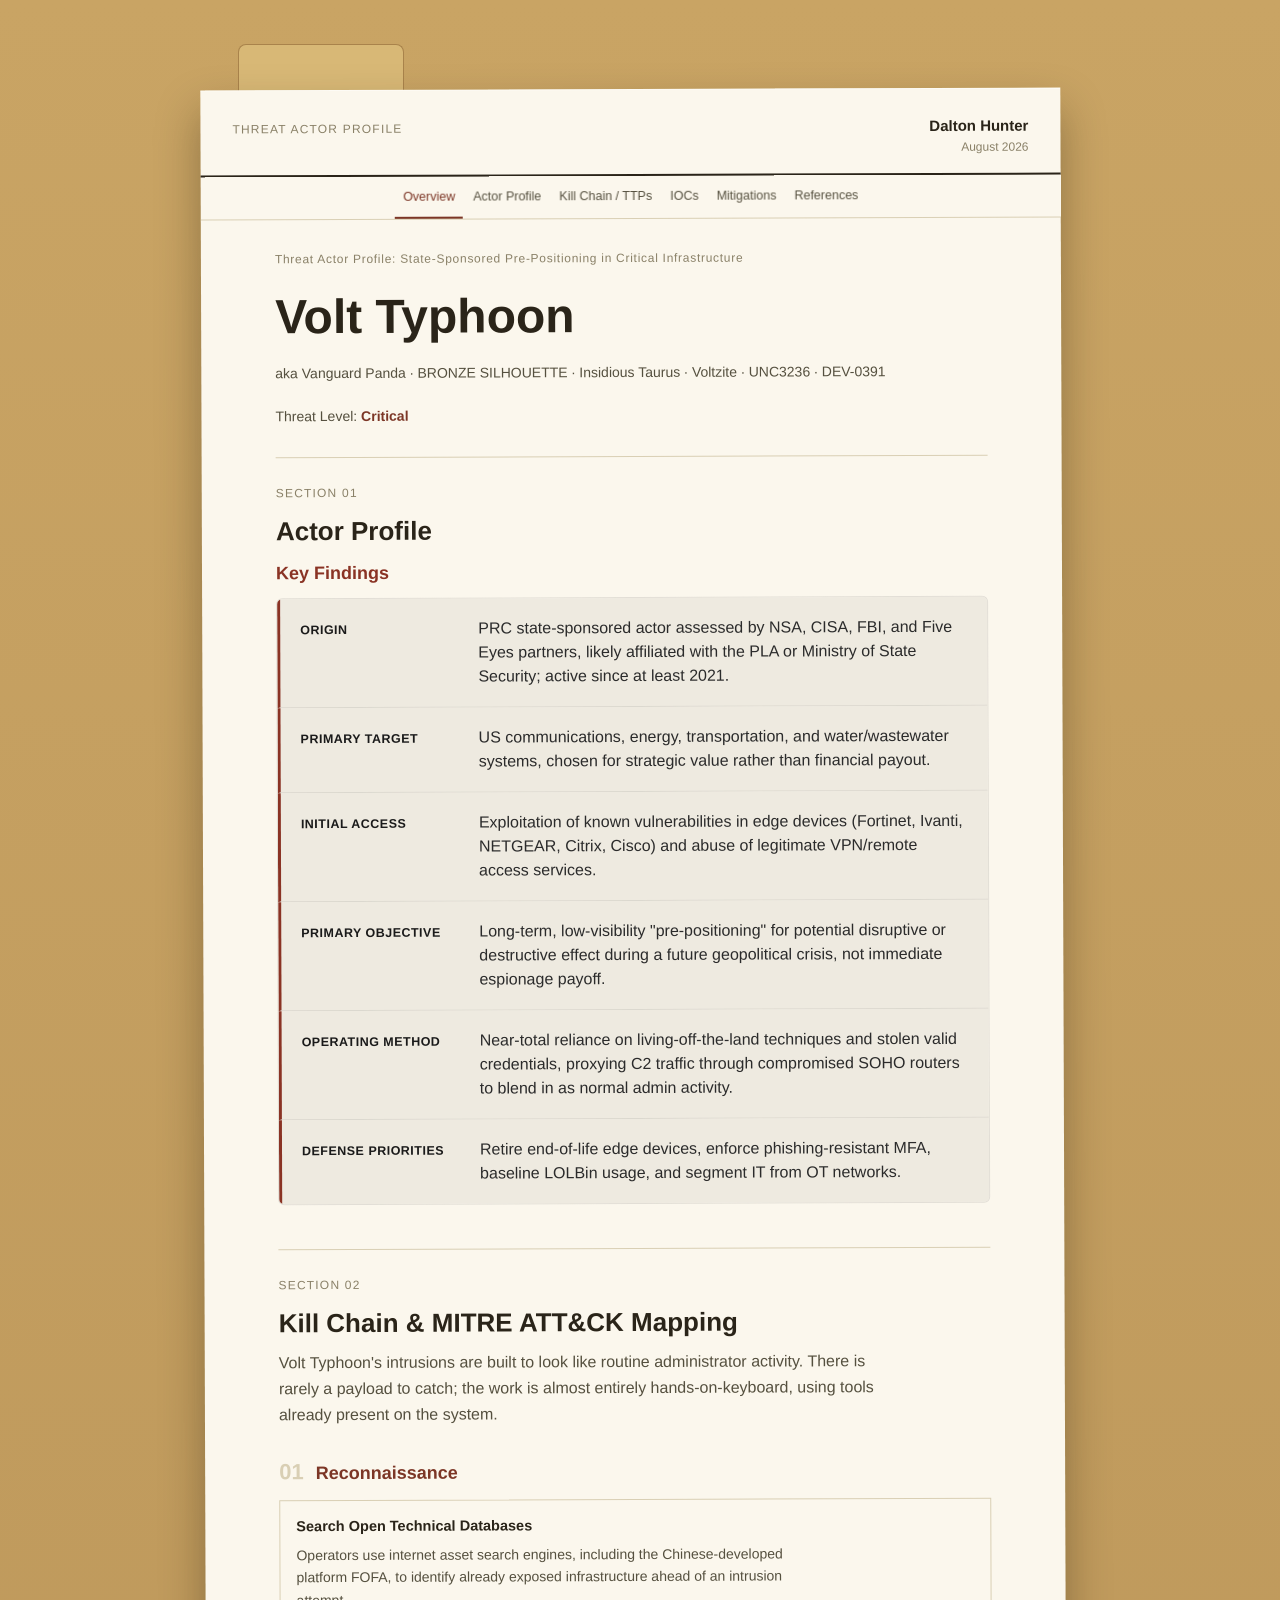
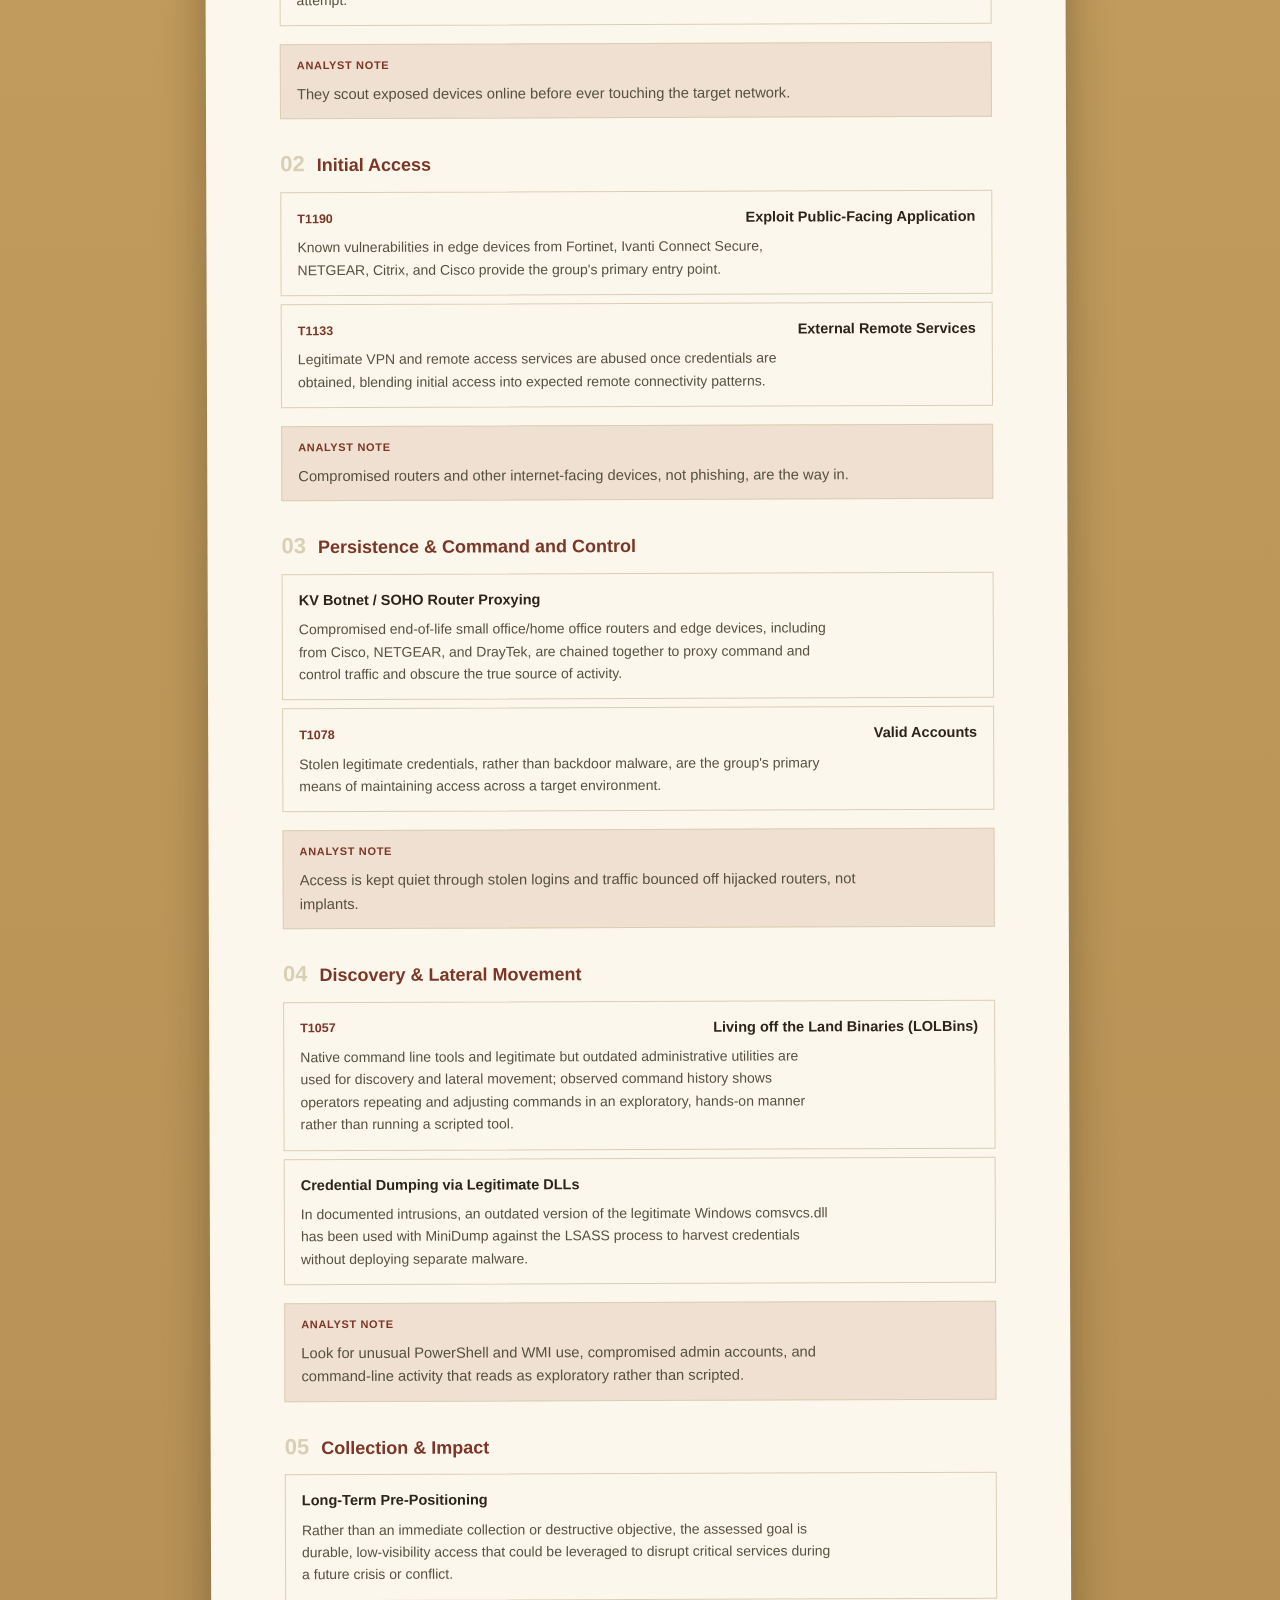
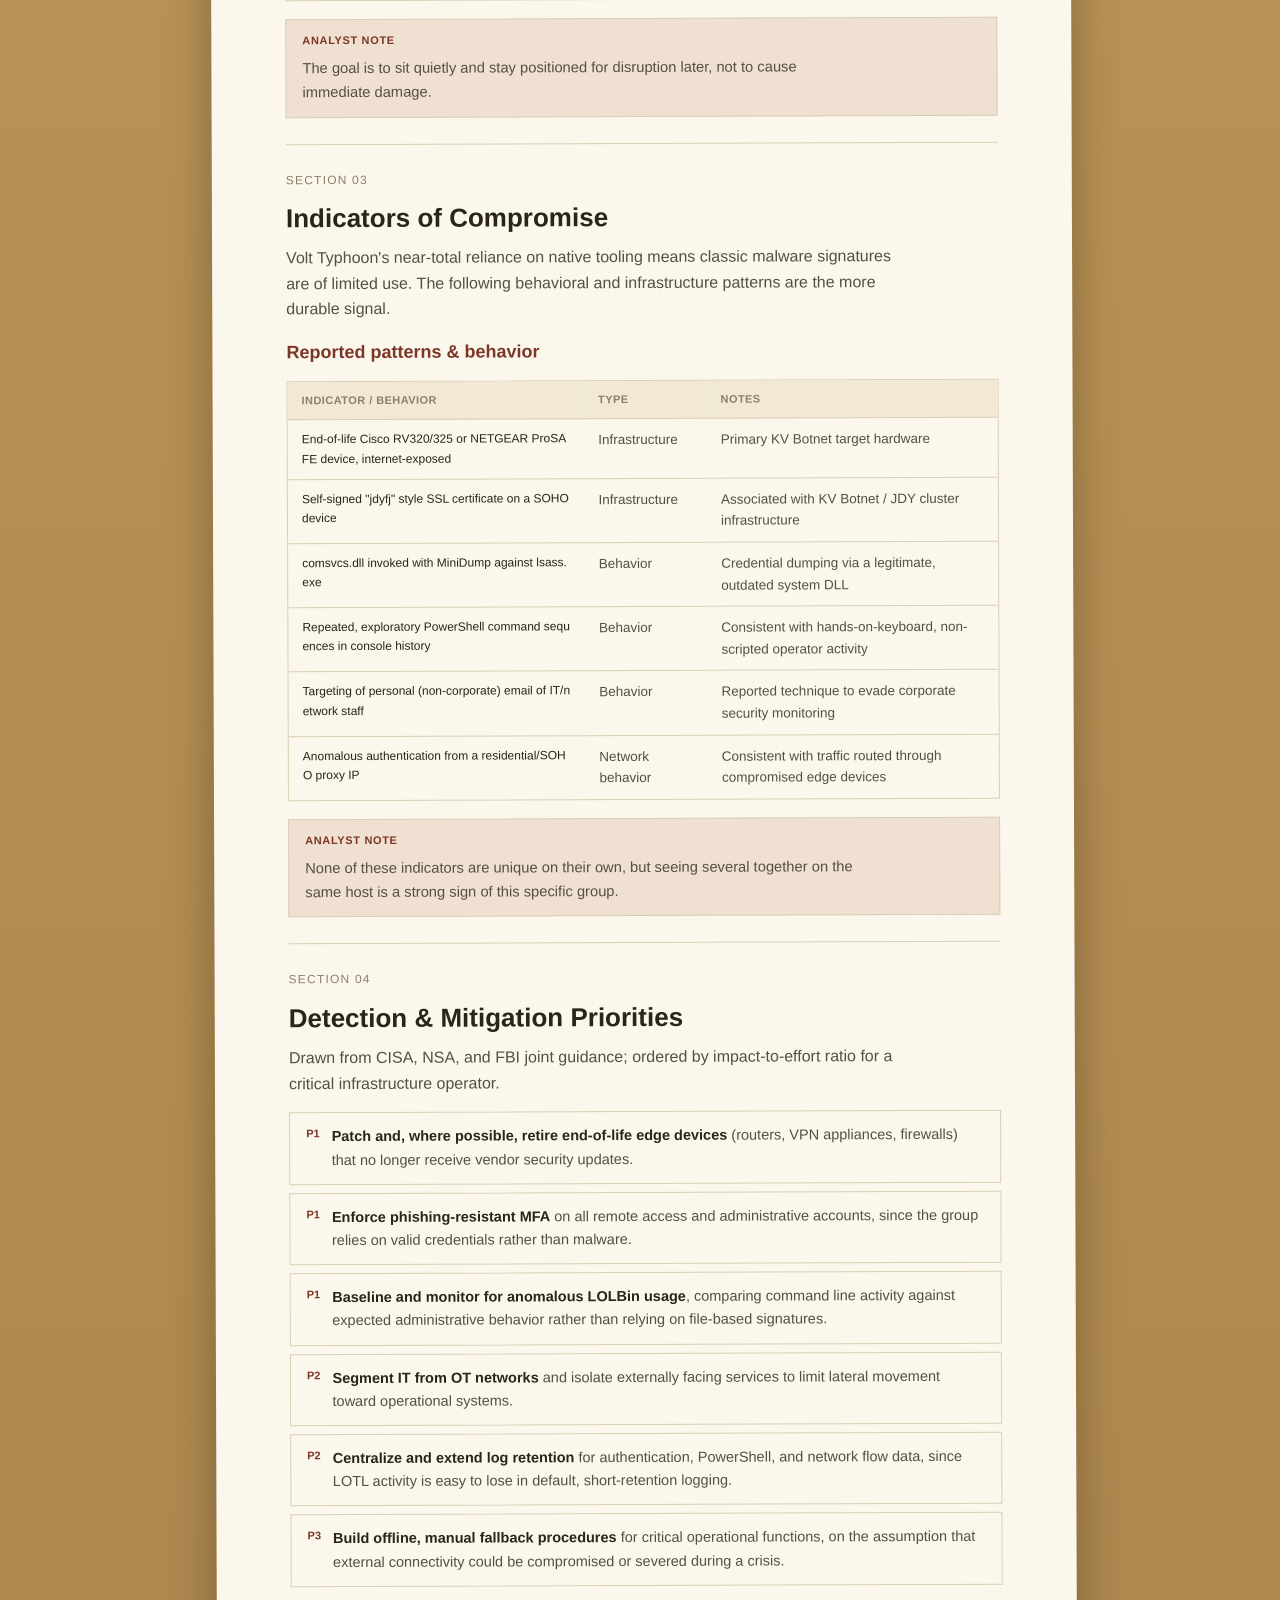
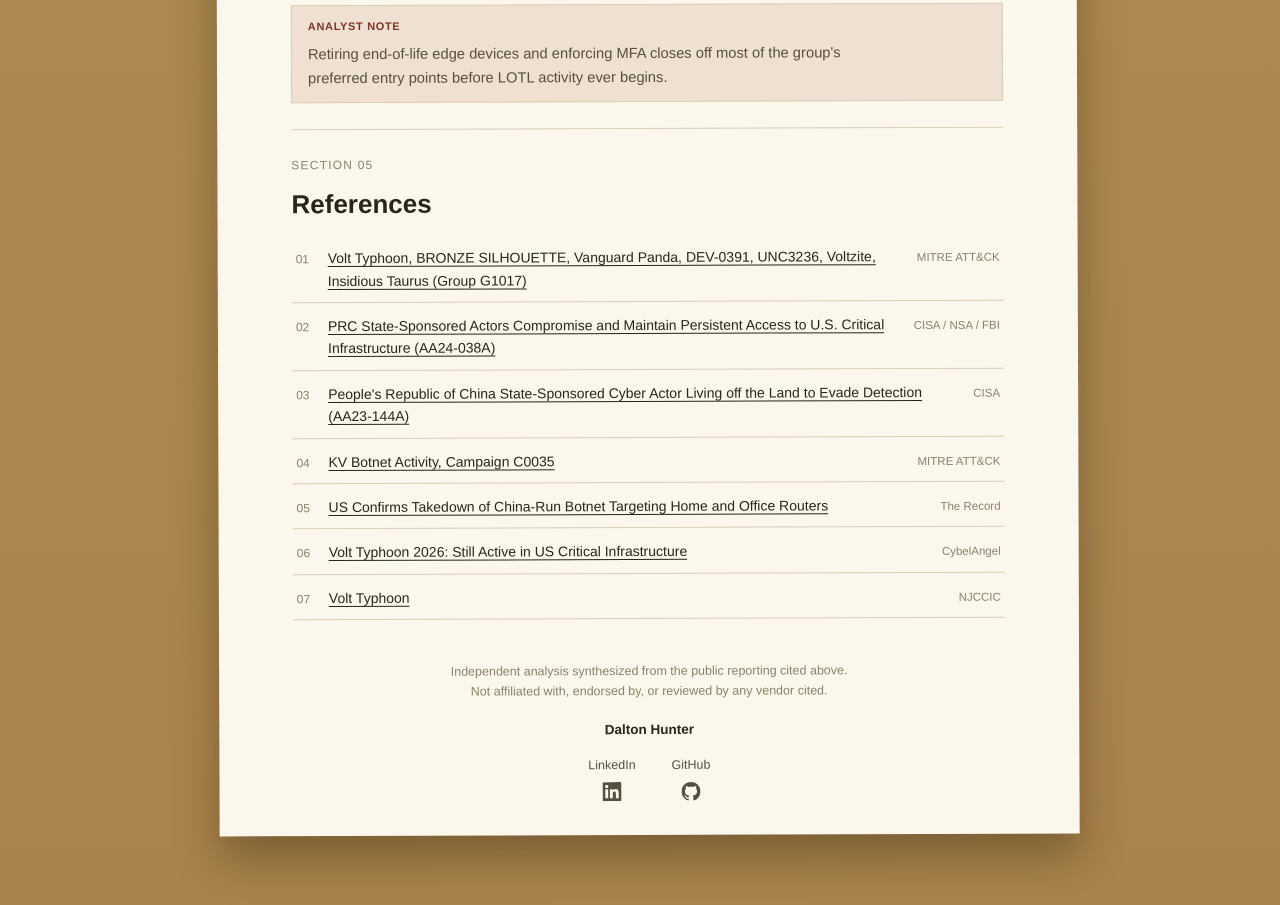
<file: volt-typhoon/index.html>
<!DOCTYPE html>
<html lang="en">
<head>
<meta charset="UTF-8">
<meta name="viewport" content="width=device-width, initial-scale=1.0">
<title>Volt Typhoon: Threat Actor Profile | Dalton Hunter</title>
<meta name="description" content="Threat intelligence assessment on Volt Typhoon (Vanguard Panda, Insidious Taurus, UNC3236): PRC state-sponsored living-off-the-land pre-positioning in US critical infrastructure, MITRE ATT&CK mapping, and mitigation guidance.">
<link rel="stylesheet" href="styles.css">
<style>
  /* Scannable bullet lists used throughout Actor Profile and other prose sections */
  ul.scan-list {
    margin: 6px 0 18px;
    padding-left: 20px;
  }
  ul.scan-list li {
    margin-bottom: 7px;
    line-height: 1.5;
  }
  ul.scan-list li:last-child { margin-bottom: 0; }

  /* Tighter spacing for Analyst Notes nested inside a phase or section, vs. a full-width callout */
  .phase-note {
    margin-top: 14px;
    margin-bottom: 0;
    padding: 12px 16px;
  }
  .phase-note p { margin: 4px 0 0; font-size: 0.92rem; }

  /* CVE and MITRE ATT&CK reference links */
  a.cve-link, a.mitre-link {
    color: #1a56db;
    text-decoration: underline;
    text-decoration-color: rgba(26,86,219,0.4);
  }
  a.cve-link:hover, a.mitre-link:hover {
    text-decoration-color: #1a56db;
  }

  /* Tighten the gap between a section's h2 title and the first h3 subheading beneath it */
  main section h2 { margin-bottom: 6px; }
  main section h3:first-of-type { margin-top: 2px; }
</style>
</head>
<body>
<a href="#overview" class="skip-link">Skip to content</a>

<div class="desk">
  <div class="folder-wrap">

    <div class="folder-tab">&nbsp;&nbsp;&nbsp;&nbsp;&nbsp;&nbsp;&nbsp;&nbsp;&nbsp;&nbsp;&nbsp;&nbsp;&nbsp;&nbsp;&nbsp;&nbsp;&nbsp;&nbsp;&nbsp;&nbsp;&nbsp;&nbsp;&nbsp;&nbsp;&nbsp;&nbsp;</div>

    <div class="paper">

      <header class="doc-header">
        <div class="doc-header-title">Threat Actor Profile</div>
        <div class="doc-header-right">
          <div class="doc-author">Dalton Hunter</div>
          <div class="doc-date">August 2026</div>
        </div>
      </header>

      <!-- Top nav -->
      <nav class="topnav" aria-label="Report sections">
        <div class="topnav-inner">
          <a class="navlink" href="#overview">Overview</a>
          <a class="navlink" href="#profile">Actor Profile</a>
          <a class="navlink" href="#ttps">Kill Chain / TTPs</a>
          <a class="navlink" href="#iocs">IOCs</a>
          <a class="navlink" href="#mitigations">Mitigations</a>
          <a class="navlink" href="#references">References</a>
        </div>
      </nav>

      <main>

        <!-- HERO / OVERVIEW -->
        <section id="overview" class="hero">
          <div class="hero-kicker">Threat Actor Profile: State-Sponsored Pre-Positioning in Critical Infrastructure</div>
          <h1>Volt Typhoon</h1>
          <div class="aka">aka Vanguard Panda · BRONZE SILHOUETTE · Insidious Taurus · Voltzite · UNC3236 · DEV-0391</div>
          <div class="threat-level">Threat Level: <strong>Critical</strong></div>

        </section>

<style>
  /* Key Findings grid */
  .key-findings {
    list-style: none;
    margin: 6px 0 18px;
    padding: 0;
    border: 1px solid rgba(0,0,0,0.08);
    border-radius: 6px;
    overflow: hidden;
    background: #f5f1e8;
  }
  .key-findings li {
    display: grid;
    grid-template-columns: 160px 1fr;
    gap: 18px;
    align-items: baseline;
    margin: 0;
    padding: 18px 20px;
    border-left: 3px solid #8a3324;
    background: #eeeae0;
  }
  .key-findings li:not(:last-child) {
    border-bottom: 1px solid rgba(0,0,0,0.08);
  }
  .key-findings li strong {
    font-size: 0.78rem;
    letter-spacing: 0.04em;
    text-transform: uppercase;
    color: #1a1a1a;
    font-weight: 700;
  }
  .key-findings li span {
    color: #2b2b2b;
    line-height: 1.5;
  }
  h3.kf-heading {
    color: #8a3324;
    font-weight: 700;
    margin-bottom: 10px;
  }
  @media (max-width: 640px) {
    .key-findings li {
      grid-template-columns: 1fr;
      gap: 4px;
    }
  }
</style>

<!-- ACTOR PROFILE -->
<section id="profile">
  <div class="eyebrow">Section 01</div>
  <h2>Actor Profile</h2>
  <h3 class="kf-heading">Key Findings</h3>
  <ul class="key-findings">
    <li><strong>Origin</strong><span>PRC state-sponsored actor assessed by NSA, CISA, FBI, and Five Eyes partners, likely affiliated with the PLA or Ministry of State Security; active since at least 2021.</span></li>
    <li><strong>Primary Target</strong><span>US communications, energy, transportation, and water/wastewater systems, chosen for strategic value rather than financial payout.</span></li>
    <li><strong>Initial Access</strong><span>Exploitation of known vulnerabilities in edge devices (Fortinet, Ivanti, NETGEAR, Citrix, Cisco) and abuse of legitimate VPN/remote access services.</span></li>
    <li><strong>Primary Objective</strong><span>Long-term, low-visibility "pre-positioning" for potential disruptive or destructive effect during a future geopolitical crisis, not immediate espionage payoff.</span></li>
    <li><strong>Operating Method</strong><span>Near-total reliance on living-off-the-land techniques and stolen valid credentials, proxying C2 traffic through compromised SOHO routers to blend in as normal admin activity.</span></li>
    <li><strong>Defense Priorities</strong><span>Retire end-of-life edge devices, enforce phishing-resistant MFA, baseline LOLBin usage, and segment IT from OT networks.</span></li>
  </ul>
</section>

        <!-- TTPs / KILL CHAIN -->
        <section id="ttps">
          <div class="eyebrow">Section 02</div>
          <h2>Kill Chain &amp; MITRE ATT&amp;CK Mapping</h2>
          <p>Volt Typhoon's intrusions are built to look like routine administrator activity. There is rarely a payload to catch; the work is almost entirely hands-on-keyboard, using tools already present on the system.</p>

          <div class="phase">
            <div class="phase-head"><span class="phase-num">01</span><h3>Reconnaissance</h3></div>
            <div class="ttp-card">
              <div class="ttp-top"><span class="ttp-name">Search Open Technical Databases</span></div>
              <p>Operators use internet asset search engines, including the Chinese-developed platform FOFA, to identify already exposed infrastructure ahead of an intrusion attempt.</p>
            </div>
            <div class="callout analyst-note phase-note">
              <div class="callout-label">Analyst Note</div>
              <p>They scout exposed devices online before ever touching the target network.</p>
            </div>
          </div>

          <div class="phase">
            <div class="phase-head"><span class="phase-num">02</span><h3>Initial Access</h3></div>
            <div class="ttp-card">
              <div class="ttp-top"><span class="ttp-id">T1190</span><span class="ttp-name">Exploit Public-Facing Application</span></div>
              <p>Known vulnerabilities in edge devices from Fortinet, Ivanti Connect Secure, NETGEAR, Citrix, and Cisco provide the group's primary entry point.</p>
            </div>
            <div class="ttp-card">
              <div class="ttp-top"><span class="ttp-id">T1133</span><span class="ttp-name">External Remote Services</span></div>
              <p>Legitimate VPN and remote access services are abused once credentials are obtained, blending initial access into expected remote connectivity patterns.</p>
            </div>
            <div class="callout analyst-note phase-note">
              <div class="callout-label">Analyst Note</div>
              <p>Compromised routers and other internet-facing devices, not phishing, are the way in.</p>
            </div>
          </div>

          <div class="phase">
            <div class="phase-head"><span class="phase-num">03</span><h3>Persistence &amp; Command and Control</h3></div>
            <div class="ttp-card">
              <div class="ttp-top"><span class="ttp-name">KV Botnet / SOHO Router Proxying</span></div>
              <p>Compromised end-of-life small office/home office routers and edge devices, including from Cisco, NETGEAR, and DrayTek, are chained together to proxy command and control traffic and obscure the true source of activity.</p>
            </div>
            <div class="ttp-card">
              <div class="ttp-top"><span class="ttp-id">T1078</span><span class="ttp-name">Valid Accounts</span></div>
              <p>Stolen legitimate credentials, rather than backdoor malware, are the group's primary means of maintaining access across a target environment.</p>
            </div>
            <div class="callout analyst-note phase-note">
              <div class="callout-label">Analyst Note</div>
              <p>Access is kept quiet through stolen logins and traffic bounced off hijacked routers, not implants.</p>
            </div>
          </div>

          <div class="phase">
            <div class="phase-head"><span class="phase-num">04</span><h3>Discovery &amp; Lateral Movement</h3></div>
            <div class="ttp-card">
              <div class="ttp-top"><span class="ttp-id">T1057</span><span class="ttp-name">Living off the Land Binaries (LOLBins)</span></div>
              <p>Native command line tools and legitimate but outdated administrative utilities are used for discovery and lateral movement; observed command history shows operators repeating and adjusting commands in an exploratory, hands-on manner rather than running a scripted tool.</p>
            </div>
            <div class="ttp-card">
              <div class="ttp-top"><span class="ttp-name">Credential Dumping via Legitimate DLLs</span></div>
              <p>In documented intrusions, an outdated version of the legitimate Windows comsvcs.dll has been used with MiniDump against the LSASS process to harvest credentials without deploying separate malware.</p>
            </div>
            <div class="callout analyst-note phase-note">
              <div class="callout-label">Analyst Note</div>
              <p>Look for unusual PowerShell and WMI use, compromised admin accounts, and command-line activity that reads as exploratory rather than scripted.</p>
            </div>
          </div>

          <div class="phase">
            <div class="phase-head"><span class="phase-num">05</span><h3>Collection &amp; Impact</h3></div>
            <div class="ttp-card">
              <div class="ttp-top"><span class="ttp-name">Long-Term Pre-Positioning</span></div>
              <p>Rather than an immediate collection or destructive objective, the assessed goal is durable, low-visibility access that could be leveraged to disrupt critical services during a future crisis or conflict.</p>
            </div>
            <div class="callout analyst-note phase-note">
              <div class="callout-label">Analyst Note</div>
              <p>The goal is to sit quietly and stay positioned for disruption later, not to cause immediate damage.</p>
            </div>
          </div>
        </section>

        <!-- IOCs -->
        <section id="iocs">
          <div class="eyebrow">Section 03</div>
          <h2>Indicators of Compromise</h2>
          <p>Volt Typhoon's near-total reliance on native tooling means classic malware signatures are of limited use. The following behavioral and infrastructure patterns are the more durable signal.</p>

          <h3>Reported patterns &amp; behavior</h3>
          <div class="table-wrap">
            <table>
              <thead><tr><th>Indicator / Behavior</th><th>Type</th><th>Notes</th></tr></thead>
              <tbody>
                <tr><td class="mono">End-of-life Cisco RV320/325 or NETGEAR ProSAFE device, internet-exposed</td><td>Infrastructure</td><td>Primary KV Botnet target hardware</td></tr>
                <tr><td class="mono">Self-signed "jdyfj" style SSL certificate on a SOHO device</td><td>Infrastructure</td><td>Associated with KV Botnet / JDY cluster infrastructure</td></tr>
                <tr><td class="mono">comsvcs.dll invoked with MiniDump against lsass.exe</td><td>Behavior</td><td>Credential dumping via a legitimate, outdated system DLL</td></tr>
                <tr><td class="mono">Repeated, exploratory PowerShell command sequences in console history</td><td>Behavior</td><td>Consistent with hands-on-keyboard, non-scripted operator activity</td></tr>
                <tr><td class="mono">Targeting of personal (non-corporate) email of IT/network staff</td><td>Behavior</td><td>Reported technique to evade corporate security monitoring</td></tr>
                <tr><td class="mono">Anomalous authentication from a residential/SOHO proxy IP</td><td>Network behavior</td><td>Consistent with traffic routed through compromised edge devices</td></tr>
              </tbody>
            </table>
          </div>

          <div class="callout analyst-note phase-note">
            <div class="callout-label">Analyst Note</div>
            <p>None of these indicators are unique on their own, but seeing several together on the same host is a strong sign of this specific group.</p>
          </div>
        </section>

        <!-- MITIGATIONS -->
        <section id="mitigations">
          <div class="eyebrow">Section 04</div>
          <h2>Detection &amp; Mitigation Priorities</h2>
          <p>Drawn from CISA, NSA, and FBI joint guidance; ordered by impact-to-effort ratio for a critical infrastructure operator.</p>
          <ul class="mit-list">
            <li><span class="pri">P1</span><span><strong>Patch and, where possible, retire end-of-life edge devices</strong> (routers, VPN appliances, firewalls) that no longer receive vendor security updates.</span></li>
            <li><span class="pri">P1</span><span><strong>Enforce phishing-resistant MFA</strong> on all remote access and administrative accounts, since the group relies on valid credentials rather than malware.</span></li>
            <li><span class="pri">P1</span><span><strong>Baseline and monitor for anomalous LOLBin usage</strong>, comparing command line activity against expected administrative behavior rather than relying on file-based signatures.</span></li>
            <li><span class="pri">P2</span><span><strong>Segment IT from OT networks</strong> and isolate externally facing services to limit lateral movement toward operational systems.</span></li>
            <li><span class="pri">P2</span><span><strong>Centralize and extend log retention</strong> for authentication, PowerShell, and network flow data, since LOTL activity is easy to lose in default, short-retention logging.</span></li>
            <li><span class="pri">P3</span><span><strong>Build offline, manual fallback procedures</strong> for critical operational functions, on the assumption that external connectivity could be compromised or severed during a crisis.</span></li>
          </ul>

          <div class="callout analyst-note phase-note">
            <div class="callout-label">Analyst Note</div>
            <p>Retiring end-of-life edge devices and enforcing MFA closes off most of the group's preferred entry points before LOTL activity ever begins.</p>
          </div>
        </section>

        <!-- REFERENCES -->
        <section id="references">
          <div class="eyebrow">Section 05</div>
          <h2>References</h2>
          <ul class="source-list">
            <li><span class="idx">01</span><a href="https://attack.mitre.org/groups/G1017/" target="_blank" rel="noopener">Volt Typhoon, BRONZE SILHOUETTE, Vanguard Panda, DEV-0391, UNC3236, Voltzite, Insidious Taurus (Group G1017)</a><span class="pub">MITRE ATT&amp;CK</span></li>
            <li><span class="idx">02</span><a href="https://www.cisa.gov/news-events/cybersecurity-advisories/aa24-038a" target="_blank" rel="noopener">PRC State-Sponsored Actors Compromise and Maintain Persistent Access to U.S. Critical Infrastructure (AA24-038A)</a><span class="pub">CISA / NSA / FBI</span></li>
            <li><span class="idx">03</span><a href="https://www.cisa.gov/news-events/cybersecurity-advisories/aa23-144a" target="_blank" rel="noopener">People's Republic of China State-Sponsored Cyber Actor Living off the Land to Evade Detection (AA23-144A)</a><span class="pub">CISA</span></li>
            <li><span class="idx">04</span><a href="https://attack.mitre.org/campaigns/C0035/" target="_blank" rel="noopener">KV Botnet Activity, Campaign C0035</a><span class="pub">MITRE ATT&amp;CK</span></li>
            <li><span class="idx">05</span><a href="https://therecord.media/china-run-botnet-takedown-fbi-doj-routers" target="_blank" rel="noopener">US Confirms Takedown of China-Run Botnet Targeting Home and Office Routers</a><span class="pub">The Record</span></li>
            <li><span class="idx">06</span><a href="https://cybelangel.com/blog/volt-typhoon/" target="_blank" rel="noopener">Volt Typhoon 2026: Still Active in US Critical Infrastructure</a><span class="pub">CybelAngel</span></li>
            <li><span class="idx">07</span><a href="https://www.cyber.nj.gov/threat-landscape/nation-state-threat-analysis-reports/china-linked-cyber-operations-targeting-us-critical-infrastructure/volt-typhoon" target="_blank" rel="noopener">Volt Typhoon</a><span class="pub">NJCCIC</span></li>
          </ul>
        </section>

      </main>

      <footer>
        <p class="fnote">Independent analysis synthesized from the public reporting cited above. Not affiliated with, endorsed by, or reviewed by any vendor cited.</p>
        <div class="footer-meta">
          <span class="footer-name">Dalton Hunter</span>
          <div class="footer-social">
            <a href="https://www.linkedin.com/in/dalton-hunter/" id="footer-linkedin" class="footer-social-link" aria-label="LinkedIn" target="_blank" rel="noopener">
              <span class="footer-social-label">LinkedIn</span>
              <svg class="footer-social-icon" viewBox="0 0 24 24" aria-hidden="true"><path d="M20.447 20.452h-3.554v-5.569c0-1.328-.027-3.037-1.852-3.037-1.853 0-2.136 1.445-2.136 2.939v5.667H9.351V9h3.414v1.561h.046c.477-.9 1.637-1.85 3.37-1.85 3.601 0 4.267 2.37 4.267 5.455v6.286zM5.337 7.433c-1.144 0-2.063-.926-2.063-2.065 0-1.138.92-2.063 2.063-2.063 1.14 0 2.064.925 2.064 2.063 0 1.139-.925 2.065-2.064 2.065zm1.782 13.019H3.555V9h3.564v11.452zM22.225 0H1.771C.792 0 0 .774 0 1.729v20.542C0 23.227.792 24 1.771 24h20.451C23.2 24 24 23.227 24 22.271V1.729C24 .774 23.2 0 22.222 0h.003z"/></svg>
            </a>
            <a href="https://github.com/dalthunter" id="footer-github" class="footer-social-link" aria-label="GitHub" target="_blank" rel="noopener">
              <span class="footer-social-label">GitHub</span>
              <svg class="footer-social-icon" viewBox="0 0 24 24" aria-hidden="true"><path d="M12 .297c-6.63 0-12 5.373-12 12 0 5.303 3.438 9.8 8.205 11.385.6.113.82-.258.82-.577 0-.285-.01-1.04-.015-2.04-3.338.724-4.042-1.61-4.042-1.61-.546-1.385-1.333-1.754-1.333-1.754-1.089-.744.084-.729.084-.729 1.205.084 1.838 1.237 1.838 1.237 1.07 1.834 2.809 1.304 3.495.997.108-.775.42-1.305.763-1.605-2.665-.305-5.466-1.334-5.466-5.93 0-1.31.465-2.38 1.235-3.22-.135-.303-.54-1.523.105-3.176 0 0 1.005-.322 3.3 1.23.96-.267 1.98-.399 3-.405 1.02.006 2.04.138 3 .405 2.28-1.552 3.285-1.23 3.285-1.23.645 1.653.24 2.873.12 3.176.765.84 1.23 1.91 1.23 3.22 0 4.61-2.805 5.625-5.475 5.92.42.36.81 1.096.81 2.22 0 1.606-.015 2.896-.015 3.286 0 .315.21.69.825.57C20.565 22.092 24 17.592 24 12.297c0-6.627-5.373-12-12-12"/></svg>
            </a>
          </div>
        </div>
      </footer>

    </div>
  </div>
</div>

<script src="script.js"></script>
</body>
</html>
</file>
<file: fin7/styles.css>
/* ============================================================
   THE GENTLEMEN — THREAT INTELLIGENCE ASSESSMENT
   Design: printed report, tucked in a manila folder
   ============================================================ */

:root {
  --folder: #C9A464;
  --folder-dark: #A9834B;
  --folder-tab: #D8B876;

  --paper: #FBF7ED;
  --paper-edge: #F1E9D6;

  --ink: #2A2419;
  --ink-dim: #55503F;
  --ink-faint: #8A8168;

  --rule: #D9CFB4;
  --rule-strong: #2A2419;

  --accent: #7C3626;
  --accent-soft: #EFE0D2;

  --max-w: 760px;
}

* { box-sizing: border-box; }
html { scroll-behavior: smooth; }
@media (prefers-reduced-motion: reduce) {
  html { scroll-behavior: auto; }
  * { animation-duration: 0.001ms !important; animation-iteration-count: 1 !important; transition-duration: 0.001ms !important; }
}

body {
  margin: 0;
  background: var(--folder);
  background-image: linear-gradient(180deg, var(--folder), var(--folder-dark));
  color: var(--ink);
  font-family: Arial, Helvetica, sans-serif;
  font-size: 16px;
  line-height: 1.6;
  -webkit-font-smoothing: antialiased;
  padding: 44px 16px 70px;
}

a { color: var(--accent); text-decoration-underline; text-underline-offset: 3px; }
a:hover { color: var(--ink); }
a:focus-visible, button:focus-visible, .navlink:focus-visible {
  outline: 2px solid var(--accent);
  outline-offset: 2px;
}

::selection { background: var(--accent-soft); color: var(--ink); }

/* ---------- Desk / folder wrapper ---------- */
.desk { display: flex; justify-content: center; }
.folder-wrap { width: 100%; max-width: 860px; }

.folder-tab {
  display: inline-block;
  background: var(--folder-tab);
  border: 1px solid var(--folder-dark);
  border-bottom: none;
  border-radius: 8px 8px 0 0;
  padding: 10px 26px 32px;
  margin: 0 0 -20px 28px;
  font-weight: 700;
  font-size: 14px;
  letter-spacing: 0.03em;
  color: var(--ink);
  position: relative;
  z-index: 1;
}

.paper {
  position: relative;
  z-index: 2;
  background: var(--paper);
  box-shadow: 0 22px 44px rgba(35, 25, 8, 0.35), 0 1px 0 rgba(255,255,255,0.4) inset;
  transform: rotate(-0.2deg);
}

/* ---------- Letterhead ---------- */
.doc-header {
  display: flex;
  justify-content: space-between;
  align-items: baseline;
  gap: 20px;
  flex-wrap: wrap;
  padding: 26px 32px 16px;
  border-bottom: 2px solid var(--rule-strong);
}
.doc-header-title {
  font-size: 12px;
  letter-spacing: 0.1em;
  text-transform: uppercase;
  color: var(--ink-faint);
}
.doc-header-right { text-align: right; }
.doc-author { font-weight: 700; font-size: 15px; color: var(--ink); }
.doc-date { font-size: 12px; color: var(--ink-faint); }

/* ---------- Top nav ---------- */
.topnav {
  position: sticky;
  top: 0;
  z-index: 20;
  background: var(--paper);
  border-bottom: 1px solid var(--rule);
}
.topnav-inner {
  padding: 0 20px;
  display: flex;
  flex-wrap: wrap;
  justify-content: center;
  align-items: center;
  gap: 2px;
}
.navlink {
  font-size: 12.5px;
  color: var(--ink-dim);
  text-decoration: none;
  white-space: nowrap;
  padding: 10px 8px;
  border-bottom: 2px solid transparent;
}
.navlink:hover { color: var(--ink); }
.navlink.active { color: var(--accent); border-bottom-color: var(--accent); }

/* ---------- Layout shell ---------- */
main { max-width: var(--max-w); margin: 0 auto; padding: 0 24px; }
section { padding: 26px 0; border-bottom: 1px solid var(--rule); }
section:last-of-type { border-bottom: none; }

.eyebrow {
  font-size: 12px;
  letter-spacing: 0.1em;
  text-transform: uppercase;
  color: var(--ink-faint);
  margin-bottom: 8px;
}

h1, h2, h3, h4 {
  font-family: Arial, Helvetica, sans-serif;
  font-weight: 700;
  color: var(--ink);
  margin: 0 0 0.35em;
}
h2 { font-size: 26px; }
h3 { font-size: 18px; color: var(--accent); margin-top: 1.5em; }
p { color: var(--ink-dim); margin: 0 0 1em; max-width: 68ch; }
strong { color: var(--ink); }

/* ---------- Hero ---------- */
.hero { padding-top: 30px; }
.hero-kicker { font-size: 12px; color: var(--ink-faint); letter-spacing: 0.06em; margin-bottom: 10px; }
.hero h1 { font-size: clamp(34px, 6vw, 48px); margin-bottom: 6px; }
.hero .aka { font-size: 14px; color: var(--ink-dim); margin-bottom: 20px; }
.hero-thesis { font-size: 16px; color: var(--ink-dim); max-width: 60ch; margin-top: 0; }
.threat-level { font-size: 14px; color: var(--ink-dim); margin: 10px 0 4px; }
.threat-level strong { color: var(--accent); }

/* Stat row */
.stat-row {
  display: grid;
  grid-template-columns: repeat(auto-fit, minmax(110px, 1fr));
  gap: 1px;
  background: var(--rule);
  margin-top: 22px;
  border: 1px solid var(--rule);
}
.stat { background: var(--paper); padding: 14px 14px; }
.stat-num { font-size: 24px; font-weight: 700; color: var(--ink); line-height: 1; }
.stat-lbl { font-size: 11.5px; color: var(--ink-faint); margin-top: 6px; }

/* ---------- Key judgments ---------- */
.kj-list { display: flex; flex-direction: column; gap: 10px; margin-top: 14px; }
.kj-item {
  padding: 14px 16px;
  background: var(--paper);
  border: 1px solid var(--rule);
  border-left: 3px solid var(--accent);
}
.kj-item p { margin: 0; color: var(--ink); font-size: 15px; }

/* ---------- Callout / plain-terms box ---------- */
.callout {
  margin: 20px 0;
  padding: 16px 18px;
  background: var(--accent-soft);
  border: 1px solid var(--rule);
}
.callout-label {
  font-size: 11px;
  letter-spacing: 0.06em;
  text-transform: uppercase;
  color: var(--accent);
  font-weight: 700;
  margin-bottom: 8px;
}
.callout p:last-child { margin-bottom: 0; }

.callout.analyst { background: var(--paper-edge); }
.callout.analyst textarea {
  width: 100%;
  min-height: 110px;
  background: var(--paper);
  border: 1px solid var(--rule);
  color: var(--ink);
  font-family: Arial, Helvetica, sans-serif;
  font-size: 14.5px;
  line-height: 1.6;
  padding: 12px;
  resize: vertical;
}

.callout.analyst-note { margin-top: 18px; }

/* ---------- Timeline ---------- */
.timeline { margin-top: 16px; position: relative; padding-left: 26px; }
.timeline::before {
  content: '';
  position: absolute;
  left: 4px; top: 6px; bottom: 6px;
  width: 1px;
  background: var(--rule);
}
.tl-item { position: relative; padding-bottom: 20px; }
.tl-item:last-child { padding-bottom: 0; }
.tl-item::before {
  content: '';
  position: absolute;
  left: -26px; top: 5px;
  width: 8px; height: 8px;
  border-radius: 50%;
  background: var(--paper);
  border: 2px solid var(--accent);
}
.tl-date { font-size: 12.5px; color: var(--accent); font-weight: 700; margin-bottom: 4px; }
.tl-item h4 { font-size: 15.5px; margin-bottom: 4px; color: var(--ink); }
.tl-item p { font-size: 14.5px; margin-bottom: 0; }

/* ---------- Victimology bars ---------- */
.bar-group { margin-top: 4px; display: flex; flex-direction: column; gap: 12px; }
.bar-row { display: grid; grid-template-columns: 128px 1fr 38px; align-items: center; gap: 12px; }
.bar-name { font-size: 12.5px; color: var(--ink-dim); }
.bar-track { height: 8px; background: var(--paper-edge); border: 1px solid var(--rule); }
.bar-fill { height: 100%; background: var(--accent); opacity: 0.75; }
.bar-pct { font-size: 12px; font-weight: 700; color: var(--ink); text-align: right; }

.vic-block {
  background: var(--paper);
  border: 1px solid var(--rule);
  padding: 18px 20px 20px;
}
.vic-block-title {
  margin: 0 0 4px;
  display: flex;
  flex-direction: column;
  gap: 2px;
}
.vic-block-title span {
  font-size: 11px;
  font-weight: 400;
  text-transform: none;
  letter-spacing: 0;
  color: var(--ink-faint);
}

.two-col { display: grid; grid-template-columns: 1fr 1fr; gap: 20px; margin-top: 14px; }
@media (max-width: 640px) { .two-col { grid-template-columns: 1fr; } }

/* ---------- Kill chain / TTP phases ---------- */
.phase { margin-top: 30px; }
.phase-head { display: flex; align-items: baseline; gap: 12px; margin-bottom: 12px; }
.phase-num { font-size: 22px; font-weight: 700; color: var(--rule); line-height: 1; }
.phase-head h3 { margin: 0; }
.ttp-card {
  background: var(--paper);
  border: 1px solid var(--rule);
  padding: 14px 16px;
  margin-bottom: 8px;
}
.ttp-top { display: flex; justify-content: space-between; align-items: center; flex-wrap: wrap; gap: 8px; margin-bottom: 6px; }
.ttp-id { font-size: 12.5px; font-weight: 700; color: var(--accent); }
.ttp-name { font-weight: 700; color: var(--ink); font-size: 14.5px; }
.ttp-card p { font-size: 14px; margin: 0; color: var(--ink-dim); }

/* ---------- Tables ---------- */
.table-wrap { overflow-x: auto; margin-top: 14px; border: 1px solid var(--rule); }
table { width: 100%; border-collapse: collapse; font-size: 13.5px; min-width: 540px; }
.cve-table th:nth-child(1), .cve-table td:nth-child(1) { width: 16%; }
.cve-table th:nth-child(2), .cve-table td:nth-child(2) { width: 24%; }
.cve-table th:nth-child(3), .cve-table td:nth-child(3) { width: 60%; }
th {
  font-size: 11px;
  letter-spacing: 0.04em;
  text-transform: uppercase;
  color: var(--ink-faint);
  text-align: left;
  padding: 10px 14px;
  background: var(--paper-edge);
  border-bottom: 1px solid var(--rule);
}
td { padding: 10px 14px; border-bottom: 1px solid var(--rule); color: var(--ink-dim); vertical-align: top; }
tr:last-child td { border-bottom: none; }
td.mono, .hash { font-size: 12px; color: var(--ink); word-break: break-all; }
.sev { font-size: 10.5px; font-weight: 700; padding: 2px 7px; white-space: nowrap; }
.sev-critical { color: var(--accent); border: 1px solid var(--accent); }
.sev-high { color: var(--ink-dim); border: 1px solid var(--rule); }

/* ---------- Tool tags ---------- */
.tool-grid { display: flex; flex-wrap: wrap; gap: 8px; margin-top: 10px; }
.tool-tag { font-size: 12.5px; color: var(--ink); background: var(--paper); border: 1px solid var(--rule); padding: 6px 12px; }
.tool-tag .fn { color: var(--ink-faint); font-size: 11px; }

/* ---------- Mitigations ---------- */
.mit-list { list-style: none; margin: 14px 0 0; padding: 0; display: flex; flex-direction: column; gap: 8px; }
.mit-list li { display: flex; gap: 12px; padding: 12px 16px; background: var(--paper); border: 1px solid var(--rule); font-size: 14.5px; color: var(--ink-dim); }
.mit-list .pri { font-size: 11px; font-weight: 700; color: var(--accent); height: fit-content; }
.mit-list strong { color: var(--ink); }

/* ---------- References ---------- */
.source-list { list-style: none; margin: 12px 0 0; padding: 0; display: flex; flex-direction: column; gap: 2px; }
.source-list li { display: grid; grid-template-columns: 20px 1fr auto; gap: 12px; align-items: baseline; padding: 10px 4px; border-bottom: 1px solid var(--rule); font-size: 14px; }
.source-list .idx { color: var(--ink-faint); font-size: 12px; }
.source-list a { color: var(--ink); font-weight: 500; }
.source-list a:hover { color: var(--accent); }
.source-list .pub { font-size: 11.5px; color: var(--ink-faint); white-space: nowrap; }

/* ---------- Footer ---------- */
footer { padding: 16px 32px 34px; text-align: center; }
footer .fnote { font-size: 12.5px; color: var(--ink-faint); max-width: 60ch; margin: 0 auto; }
footer a { color: var(--ink-dim); }

.footer-meta { margin-top: 18px; }
.footer-name { display: block; font-weight: 700; font-size: 13.5px; color: var(--ink); margin-bottom: 14px; }
.footer-social { display: flex; justify-content: center; gap: 36px; }
.footer-social-link {
  display: flex;
  flex-direction: column;
  align-items: center;
  gap: 7px;
  text-decoration: none;
  color: var(--ink-dim);
  font-size: 12.5px;
}
.footer-social-link:hover { color: var(--accent); }
.footer-social-icon { width: 19px; height: 19px; fill: currentColor; }

/* Skip link */
.skip-link {
  position: absolute; left: -9999px; top: 0;
  background: var(--accent); color: var(--paper);
  padding: 10px 16px; z-index: 100; font-size: 13px;
}
.skip-link:focus { left: 12px; top: 12px; }
</file>
<file: gentlemen/styles.css>
/* ============================================================
   THE GENTLEMEN — THREAT INTELLIGENCE ASSESSMENT
   Design: printed report, tucked in a manila folder
   ============================================================ */

:root {
  --folder: #C9A464;
  --folder-dark: #A9834B;
  --folder-tab: #D8B876;

  --paper: #FBF7ED;
  --paper-edge: #F1E9D6;

  --ink: #2A2419;
  --ink-dim: #55503F;
  --ink-faint: #8A8168;

  --rule: #D9CFB4;
  --rule-strong: #2A2419;

  --accent: #7C3626;
  --accent-soft: #EFE0D2;

  --max-w: 760px;
}

* { box-sizing: border-box; }
html { scroll-behavior: smooth; }
@media (prefers-reduced-motion: reduce) {
  html { scroll-behavior: auto; }
  * { animation-duration: 0.001ms !important; animation-iteration-count: 1 !important; transition-duration: 0.001ms !important; }
}

body {
  margin: 0;
  background: var(--folder);
  background-image: linear-gradient(180deg, var(--folder), var(--folder-dark));
  color: var(--ink);
  font-family: Arial, Helvetica, sans-serif;
  font-size: 16px;
  line-height: 1.6;
  -webkit-font-smoothing: antialiased;
  padding: 44px 16px 70px;
}

a { color: var(--accent); text-decoration-underline; text-underline-offset: 3px; }
a:hover { color: var(--ink); }
a:focus-visible, button:focus-visible, .navlink:focus-visible {
  outline: 2px solid var(--accent);
  outline-offset: 2px;
}

::selection { background: var(--accent-soft); color: var(--ink); }

/* ---------- Desk / folder wrapper ---------- */
.desk { display: flex; justify-content: center; }
.folder-wrap { width: 100%; max-width: 860px; }

.folder-tab {
  display: inline-block;
  background: var(--folder-tab);
  border: 1px solid var(--folder-dark);
  border-bottom: none;
  border-radius: 8px 8px 0 0;
  padding: 10px 26px 32px;
  margin: 0 0 -20px 28px;
  font-weight: 700;
  font-size: 14px;
  letter-spacing: 0.03em;
  color: var(--ink);
  position: relative;
  z-index: 1;
}

.paper {
  position: relative;
  z-index: 2;
  background: var(--paper);
  box-shadow: 0 22px 44px rgba(35, 25, 8, 0.35), 0 1px 0 rgba(255,255,255,0.4) inset;
  transform: rotate(-0.2deg);
}

/* ---------- Letterhead ---------- */
.doc-header {
  display: flex;
  justify-content: space-between;
  align-items: baseline;
  gap: 20px;
  flex-wrap: wrap;
  padding: 26px 32px 16px;
  border-bottom: 2px solid var(--rule-strong);
}
.doc-header-title {
  font-size: 12px;
  letter-spacing: 0.1em;
  text-transform: uppercase;
  color: var(--ink-faint);
}
.doc-header-right { text-align: right; }
.doc-author { font-weight: 700; font-size: 15px; color: var(--ink); }
.doc-date { font-size: 12px; color: var(--ink-faint); }

/* ---------- Top nav ---------- */
.topnav {
  position: sticky;
  top: 0;
  z-index: 20;
  background: var(--paper);
  border-bottom: 1px solid var(--rule);
}
.topnav-inner {
  padding: 0 20px;
  display: flex;
  flex-wrap: wrap;
  justify-content: center;
  align-items: center;
  gap: 2px;
}
.navlink {
  font-size: 12.5px;
  color: var(--ink-dim);
  text-decoration: none;
  white-space: nowrap;
  padding: 10px 8px;
  border-bottom: 2px solid transparent;
}
.navlink:hover { color: var(--ink); }
.navlink.active { color: var(--accent); border-bottom-color: var(--accent); }

/* ---------- Layout shell ---------- */
main { max-width: var(--max-w); margin: 0 auto; padding: 0 24px; }
section { padding: 26px 0; border-bottom: 1px solid var(--rule); }
section:last-of-type { border-bottom: none; }

.eyebrow {
  font-size: 12px;
  letter-spacing: 0.1em;
  text-transform: uppercase;
  color: var(--ink-faint);
  margin-bottom: 8px;
}

h1, h2, h3, h4 {
  font-family: Arial, Helvetica, sans-serif;
  font-weight: 700;
  color: var(--ink);
  margin: 0 0 0.35em;
}
h2 { font-size: 26px; }
h3 { font-size: 18px; color: var(--accent); margin-top: 1.5em; }
p { color: var(--ink-dim); margin: 0 0 1em; max-width: 68ch; }
strong { color: var(--ink); }

/* ---------- Hero ---------- */
.hero { padding-top: 30px; }
.hero-kicker { font-size: 12px; color: var(--ink-faint); letter-spacing: 0.06em; margin-bottom: 10px; }
.hero h1 { font-size: clamp(34px, 6vw, 48px); margin-bottom: 6px; }
.hero .aka { font-size: 14px; color: var(--ink-dim); margin-bottom: 20px; }
.hero-thesis { font-size: 16px; color: var(--ink-dim); max-width: 60ch; margin-top: 0; }
.threat-level { font-size: 14px; color: var(--ink-dim); margin: 10px 0 4px; }
.threat-level strong { color: var(--accent); }

/* Stat row */
.stat-row {
  display: grid;
  grid-template-columns: repeat(auto-fit, minmax(110px, 1fr));
  gap: 1px;
  background: var(--rule);
  margin-top: 22px;
  border: 1px solid var(--rule);
}
.stat { background: var(--paper); padding: 14px 14px; }
.stat-num { font-size: 24px; font-weight: 700; color: var(--ink); line-height: 1; }
.stat-lbl { font-size: 11.5px; color: var(--ink-faint); margin-top: 6px; }

/* ---------- Key judgments ---------- */
.kj-list { display: flex; flex-direction: column; gap: 10px; margin-top: 14px; }
.kj-item {
  padding: 14px 16px;
  background: var(--paper);
  border: 1px solid var(--rule);
  border-left: 3px solid var(--accent);
}
.kj-item p { margin: 0; color: var(--ink); font-size: 15px; }

/* ---------- Callout / plain-terms box ---------- */
.callout {
  margin: 20px 0;
  padding: 16px 18px;
  background: var(--accent-soft);
  border: 1px solid var(--rule);
}
.callout-label {
  font-size: 11px;
  letter-spacing: 0.06em;
  text-transform: uppercase;
  color: var(--accent);
  font-weight: 700;
  margin-bottom: 8px;
}
.callout p:last-child { margin-bottom: 0; }

.callout.analyst { background: var(--paper-edge); }
.callout.analyst textarea {
  width: 100%;
  min-height: 110px;
  background: var(--paper);
  border: 1px solid var(--rule);
  color: var(--ink);
  font-family: Arial, Helvetica, sans-serif;
  font-size: 14.5px;
  line-height: 1.6;
  padding: 12px;
  resize: vertical;
}

.callout.analyst-note { margin-top: 18px; }

/* ---------- Timeline ---------- */
.timeline { margin-top: 16px; position: relative; padding-left: 26px; }
.timeline::before {
  content: '';
  position: absolute;
  left: 4px; top: 6px; bottom: 6px;
  width: 1px;
  background: var(--rule);
}
.tl-item { position: relative; padding-bottom: 20px; }
.tl-item:last-child { padding-bottom: 0; }
.tl-item::before {
  content: '';
  position: absolute;
  left: -26px; top: 5px;
  width: 8px; height: 8px;
  border-radius: 50%;
  background: var(--paper);
  border: 2px solid var(--accent);
}
.tl-date { font-size: 12.5px; color: var(--accent); font-weight: 700; margin-bottom: 4px; }
.tl-item h4 { font-size: 15.5px; margin-bottom: 4px; color: var(--ink); }
.tl-item p { font-size: 14.5px; margin-bottom: 0; }

/* ---------- Victimology bars ---------- */
.bar-group { margin-top: 4px; display: flex; flex-direction: column; gap: 12px; }
.bar-row { display: grid; grid-template-columns: 128px 1fr 38px; align-items: center; gap: 12px; }
.bar-name { font-size: 12.5px; color: var(--ink-dim); }
.bar-track { height: 8px; background: var(--paper-edge); border: 1px solid var(--rule); }
.bar-fill { height: 100%; background: var(--accent); opacity: 0.75; }
.bar-pct { font-size: 12px; font-weight: 700; color: var(--ink); text-align: right; }

.vic-block {
  background: var(--paper);
  border: 1px solid var(--rule);
  padding: 18px 20px 20px;
}
.vic-block-title {
  margin: 0 0 4px;
  display: flex;
  flex-direction: column;
  gap: 2px;
}
.vic-block-title span {
  font-size: 11px;
  font-weight: 400;
  text-transform: none;
  letter-spacing: 0;
  color: var(--ink-faint);
}

.two-col { display: grid; grid-template-columns: 1fr 1fr; gap: 20px; margin-top: 14px; }
@media (max-width: 640px) { .two-col { grid-template-columns: 1fr; } }

/* ---------- Kill chain / TTP phases ---------- */
.phase { margin-top: 30px; }
.phase-head { display: flex; align-items: baseline; gap: 12px; margin-bottom: 12px; }
.phase-num { font-size: 22px; font-weight: 700; color: var(--rule); line-height: 1; }
.phase-head h3 { margin: 0; }
.ttp-card {
  background: var(--paper);
  border: 1px solid var(--rule);
  padding: 14px 16px;
  margin-bottom: 8px;
}
.ttp-top { display: flex; justify-content: space-between; align-items: center; flex-wrap: wrap; gap: 8px; margin-bottom: 6px; }
.ttp-id { font-size: 12.5px; font-weight: 700; color: var(--accent); }
.ttp-name { font-weight: 700; color: var(--ink); font-size: 14.5px; }
.ttp-card p { font-size: 14px; margin: 0; color: var(--ink-dim); }

/* ---------- Tables ---------- */
.table-wrap { overflow-x: auto; margin-top: 14px; border: 1px solid var(--rule); }
table { width: 100%; border-collapse: collapse; font-size: 13.5px; min-width: 540px; }
.cve-table th:nth-child(1), .cve-table td:nth-child(1) { width: 16%; }
.cve-table th:nth-child(2), .cve-table td:nth-child(2) { width: 24%; }
.cve-table th:nth-child(3), .cve-table td:nth-child(3) { width: 60%; }
th {
  font-size: 11px;
  letter-spacing: 0.04em;
  text-transform: uppercase;
  color: var(--ink-faint);
  text-align: left;
  padding: 10px 14px;
  background: var(--paper-edge);
  border-bottom: 1px solid var(--rule);
}
td { padding: 10px 14px; border-bottom: 1px solid var(--rule); color: var(--ink-dim); vertical-align: top; }
tr:last-child td { border-bottom: none; }
td.mono, .hash { font-size: 12px; color: var(--ink); word-break: break-all; }
.sev { font-size: 10.5px; font-weight: 700; padding: 2px 7px; white-space: nowrap; }
.sev-critical { color: var(--accent); border: 1px solid var(--accent); }
.sev-high { color: var(--ink-dim); border: 1px solid var(--rule); }

/* ---------- Tool tags ---------- */
.tool-grid { display: flex; flex-wrap: wrap; gap: 8px; margin-top: 10px; }
.tool-tag { font-size: 12.5px; color: var(--ink); background: var(--paper); border: 1px solid var(--rule); padding: 6px 12px; }
.tool-tag .fn { color: var(--ink-faint); font-size: 11px; }

/* ---------- Mitigations ---------- */
.mit-list { list-style: none; margin: 14px 0 0; padding: 0; display: flex; flex-direction: column; gap: 8px; }
.mit-list li { display: flex; gap: 12px; padding: 12px 16px; background: var(--paper); border: 1px solid var(--rule); font-size: 14.5px; color: var(--ink-dim); }
.mit-list .pri { font-size: 11px; font-weight: 700; color: var(--accent); height: fit-content; }
.mit-list strong { color: var(--ink); }

/* ---------- References ---------- */
.source-list { list-style: none; margin: 12px 0 0; padding: 0; display: flex; flex-direction: column; gap: 2px; }
.source-list li { display: grid; grid-template-columns: 20px 1fr auto; gap: 12px; align-items: baseline; padding: 10px 4px; border-bottom: 1px solid var(--rule); font-size: 14px; }
.source-list .idx { color: var(--ink-faint); font-size: 12px; }
.source-list a { color: var(--ink); font-weight: 500; }
.source-list a:hover { color: var(--accent); }
.source-list .pub { font-size: 11.5px; color: var(--ink-faint); white-space: nowrap; }

/* ---------- Footer ---------- */
footer { padding: 16px 32px 34px; text-align: center; }
footer .fnote { font-size: 12.5px; color: var(--ink-faint); max-width: 60ch; margin: 0 auto; }
footer a { color: var(--ink-dim); }

.footer-meta { margin-top: 18px; }
.footer-name { display: block; font-weight: 700; font-size: 13.5px; color: var(--ink); margin-bottom: 14px; }
.footer-social { display: flex; justify-content: center; gap: 36px; }
.footer-social-link {
  display: flex;
  flex-direction: column;
  align-items: center;
  gap: 7px;
  text-decoration: none;
  color: var(--ink-dim);
  font-size: 12.5px;
}
.footer-social-link:hover { color: var(--accent); }
.footer-social-icon { width: 19px; height: 19px; fill: currentColor; }

/* Skip link */
.skip-link {
  position: absolute; left: -9999px; top: 0;
  background: var(--accent); color: var(--paper);
  padding: 10px 16px; z-index: 100; font-size: 13px;
}
.skip-link:focus { left: 12px; top: 12px; }
</file>
<file: lazarus-group/styles.css>
/* ============================================================
   THE GENTLEMEN — THREAT INTELLIGENCE ASSESSMENT
   Design: printed report, tucked in a manila folder
   ============================================================ */

:root {
  --folder: #C9A464;
  --folder-dark: #A9834B;
  --folder-tab: #D8B876;

  --paper: #FBF7ED;
  --paper-edge: #F1E9D6;

  --ink: #2A2419;
  --ink-dim: #55503F;
  --ink-faint: #8A8168;

  --rule: #D9CFB4;
  --rule-strong: #2A2419;

  --accent: #7C3626;
  --accent-soft: #EFE0D2;

  --max-w: 760px;
}

* { box-sizing: border-box; }
html { scroll-behavior: smooth; }
@media (prefers-reduced-motion: reduce) {
  html { scroll-behavior: auto; }
  * { animation-duration: 0.001ms !important; animation-iteration-count: 1 !important; transition-duration: 0.001ms !important; }
}

body {
  margin: 0;
  background: var(--folder);
  background-image: linear-gradient(180deg, var(--folder), var(--folder-dark));
  color: var(--ink);
  font-family: Arial, Helvetica, sans-serif;
  font-size: 16px;
  line-height: 1.6;
  -webkit-font-smoothing: antialiased;
  padding: 44px 16px 70px;
}

a { color: var(--accent); text-decoration-underline; text-underline-offset: 3px; }
a:hover { color: var(--ink); }
a:focus-visible, button:focus-visible, .navlink:focus-visible {
  outline: 2px solid var(--accent);
  outline-offset: 2px;
}

::selection { background: var(--accent-soft); color: var(--ink); }

/* ---------- Desk / folder wrapper ---------- */
.desk { display: flex; justify-content: center; }
.folder-wrap { width: 100%; max-width: 860px; }

.folder-tab {
  display: inline-block;
  background: var(--folder-tab);
  border: 1px solid var(--folder-dark);
  border-bottom: none;
  border-radius: 8px 8px 0 0;
  padding: 10px 26px 32px;
  margin: 0 0 -20px 28px;
  font-weight: 700;
  font-size: 14px;
  letter-spacing: 0.03em;
  color: var(--ink);
  position: relative;
  z-index: 1;
}

.paper {
  position: relative;
  z-index: 2;
  background: var(--paper);
  box-shadow: 0 22px 44px rgba(35, 25, 8, 0.35), 0 1px 0 rgba(255,255,255,0.4) inset;
  transform: rotate(-0.2deg);
}

/* ---------- Letterhead ---------- */
.doc-header {
  display: flex;
  justify-content: space-between;
  align-items: baseline;
  gap: 20px;
  flex-wrap: wrap;
  padding: 26px 32px 16px;
  border-bottom: 2px solid var(--rule-strong);
}
.doc-header-title {
  font-size: 12px;
  letter-spacing: 0.1em;
  text-transform: uppercase;
  color: var(--ink-faint);
}
.doc-header-right { text-align: right; }
.doc-author { font-weight: 700; font-size: 15px; color: var(--ink); }
.doc-date { font-size: 12px; color: var(--ink-faint); }

/* ---------- Top nav ---------- */
.topnav {
  position: sticky;
  top: 0;
  z-index: 20;
  background: var(--paper);
  border-bottom: 1px solid var(--rule);
}
.topnav-inner {
  padding: 0 20px;
  display: flex;
  flex-wrap: wrap;
  justify-content: center;
  align-items: center;
  gap: 2px;
}
.navlink {
  font-size: 12.5px;
  color: var(--ink-dim);
  text-decoration: none;
  white-space: nowrap;
  padding: 10px 8px;
  border-bottom: 2px solid transparent;
}
.navlink:hover { color: var(--ink); }
.navlink.active { color: var(--accent); border-bottom-color: var(--accent); }

/* ---------- Layout shell ---------- */
main { max-width: var(--max-w); margin: 0 auto; padding: 0 24px; }
section { padding: 26px 0; border-bottom: 1px solid var(--rule); }
section:last-of-type { border-bottom: none; }

.eyebrow {
  font-size: 12px;
  letter-spacing: 0.1em;
  text-transform: uppercase;
  color: var(--ink-faint);
  margin-bottom: 8px;
}

h1, h2, h3, h4 {
  font-family: Arial, Helvetica, sans-serif;
  font-weight: 700;
  color: var(--ink);
  margin: 0 0 0.35em;
}
h2 { font-size: 26px; }
h3 { font-size: 18px; color: var(--accent); margin-top: 1.5em; }
p { color: var(--ink-dim); margin: 0 0 1em; max-width: 68ch; }
strong { color: var(--ink); }

/* ---------- Hero ---------- */
.hero { padding-top: 30px; }
.hero-kicker { font-size: 12px; color: var(--ink-faint); letter-spacing: 0.06em; margin-bottom: 10px; }
.hero h1 { font-size: clamp(34px, 6vw, 48px); margin-bottom: 6px; }
.hero .aka { font-size: 14px; color: var(--ink-dim); margin-bottom: 20px; }
.hero-thesis { font-size: 16px; color: var(--ink-dim); max-width: 60ch; margin-top: 0; }
.threat-level { font-size: 14px; color: var(--ink-dim); margin: 10px 0 4px; }
.threat-level strong { color: var(--accent); }

/* Stat row */
.stat-row {
  display: grid;
  grid-template-columns: repeat(auto-fit, minmax(110px, 1fr));
  gap: 1px;
  background: var(--rule);
  margin-top: 22px;
  border: 1px solid var(--rule);
}
.stat { background: var(--paper); padding: 14px 14px; }
.stat-num { font-size: 24px; font-weight: 700; color: var(--ink); line-height: 1; }
.stat-lbl { font-size: 11.5px; color: var(--ink-faint); margin-top: 6px; }

/* ---------- Key judgments ---------- */
.kj-list { display: flex; flex-direction: column; gap: 10px; margin-top: 14px; }
.kj-item {
  padding: 14px 16px;
  background: var(--paper);
  border: 1px solid var(--rule);
  border-left: 3px solid var(--accent);
}
.kj-item p { margin: 0; color: var(--ink); font-size: 15px; }

/* ---------- Callout / plain-terms box ---------- */
.callout {
  margin: 20px 0;
  padding: 16px 18px;
  background: var(--accent-soft);
  border: 1px solid var(--rule);
}
.callout-label {
  font-size: 11px;
  letter-spacing: 0.06em;
  text-transform: uppercase;
  color: var(--accent);
  font-weight: 700;
  margin-bottom: 8px;
}
.callout p:last-child { margin-bottom: 0; }

.callout.analyst { background: var(--paper-edge); }
.callout.analyst textarea {
  width: 100%;
  min-height: 110px;
  background: var(--paper);
  border: 1px solid var(--rule);
  color: var(--ink);
  font-family: Arial, Helvetica, sans-serif;
  font-size: 14.5px;
  line-height: 1.6;
  padding: 12px;
  resize: vertical;
}

.callout.analyst-note { margin-top: 18px; }

/* ---------- Timeline ---------- */
.timeline { margin-top: 16px; position: relative; padding-left: 26px; }
.timeline::before {
  content: '';
  position: absolute;
  left: 4px; top: 6px; bottom: 6px;
  width: 1px;
  background: var(--rule);
}
.tl-item { position: relative; padding-bottom: 20px; }
.tl-item:last-child { padding-bottom: 0; }
.tl-item::before {
  content: '';
  position: absolute;
  left: -26px; top: 5px;
  width: 8px; height: 8px;
  border-radius: 50%;
  background: var(--paper);
  border: 2px solid var(--accent);
}
.tl-date { font-size: 12.5px; color: var(--accent); font-weight: 700; margin-bottom: 4px; }
.tl-item h4 { font-size: 15.5px; margin-bottom: 4px; color: var(--ink); }
.tl-item p { font-size: 14.5px; margin-bottom: 0; }

/* ---------- Victimology bars ---------- */
.bar-group { margin-top: 4px; display: flex; flex-direction: column; gap: 12px; }
.bar-row { display: grid; grid-template-columns: 128px 1fr 38px; align-items: center; gap: 12px; }
.bar-name { font-size: 12.5px; color: var(--ink-dim); }
.bar-track { height: 8px; background: var(--paper-edge); border: 1px solid var(--rule); }
.bar-fill { height: 100%; background: var(--accent); opacity: 0.75; }
.bar-pct { font-size: 12px; font-weight: 700; color: var(--ink); text-align: right; }

.vic-block {
  background: var(--paper);
  border: 1px solid var(--rule);
  padding: 18px 20px 20px;
}
.vic-block-title {
  margin: 0 0 4px;
  display: flex;
  flex-direction: column;
  gap: 2px;
}
.vic-block-title span {
  font-size: 11px;
  font-weight: 400;
  text-transform: none;
  letter-spacing: 0;
  color: var(--ink-faint);
}

.two-col { display: grid; grid-template-columns: 1fr 1fr; gap: 20px; margin-top: 14px; }
@media (max-width: 640px) { .two-col { grid-template-columns: 1fr; } }

/* ---------- Kill chain / TTP phases ---------- */
.phase { margin-top: 30px; }
.phase-head { display: flex; align-items: baseline; gap: 12px; margin-bottom: 12px; }
.phase-num { font-size: 22px; font-weight: 700; color: var(--rule); line-height: 1; }
.phase-head h3 { margin: 0; }
.ttp-card {
  background: var(--paper);
  border: 1px solid var(--rule);
  padding: 14px 16px;
  margin-bottom: 8px;
}
.ttp-top { display: flex; justify-content: space-between; align-items: center; flex-wrap: wrap; gap: 8px; margin-bottom: 6px; }
.ttp-id { font-size: 12.5px; font-weight: 700; color: var(--accent); }
.ttp-name { font-weight: 700; color: var(--ink); font-size: 14.5px; }
.ttp-card p { font-size: 14px; margin: 0; color: var(--ink-dim); }

/* ---------- Tables ---------- */
.table-wrap { overflow-x: auto; margin-top: 14px; border: 1px solid var(--rule); }
table { width: 100%; border-collapse: collapse; font-size: 13.5px; min-width: 540px; }
.cve-table th:nth-child(1), .cve-table td:nth-child(1) { width: 16%; }
.cve-table th:nth-child(2), .cve-table td:nth-child(2) { width: 24%; }
.cve-table th:nth-child(3), .cve-table td:nth-child(3) { width: 60%; }
th {
  font-size: 11px;
  letter-spacing: 0.04em;
  text-transform: uppercase;
  color: var(--ink-faint);
  text-align: left;
  padding: 10px 14px;
  background: var(--paper-edge);
  border-bottom: 1px solid var(--rule);
}
td { padding: 10px 14px; border-bottom: 1px solid var(--rule); color: var(--ink-dim); vertical-align: top; }
tr:last-child td { border-bottom: none; }
td.mono, .hash { font-size: 12px; color: var(--ink); word-break: break-all; }
.sev { font-size: 10.5px; font-weight: 700; padding: 2px 7px; white-space: nowrap; }
.sev-critical { color: var(--accent); border: 1px solid var(--accent); }
.sev-high { color: var(--ink-dim); border: 1px solid var(--rule); }

/* ---------- Tool tags ---------- */
.tool-grid { display: flex; flex-wrap: wrap; gap: 8px; margin-top: 10px; }
.tool-tag { font-size: 12.5px; color: var(--ink); background: var(--paper); border: 1px solid var(--rule); padding: 6px 12px; }
.tool-tag .fn { color: var(--ink-faint); font-size: 11px; }

/* ---------- Mitigations ---------- */
.mit-list { list-style: none; margin: 14px 0 0; padding: 0; display: flex; flex-direction: column; gap: 8px; }
.mit-list li { display: flex; gap: 12px; padding: 12px 16px; background: var(--paper); border: 1px solid var(--rule); font-size: 14.5px; color: var(--ink-dim); }
.mit-list .pri { font-size: 11px; font-weight: 700; color: var(--accent); height: fit-content; }
.mit-list strong { color: var(--ink); }

/* ---------- References ---------- */
.source-list { list-style: none; margin: 12px 0 0; padding: 0; display: flex; flex-direction: column; gap: 2px; }
.source-list li { display: grid; grid-template-columns: 20px 1fr auto; gap: 12px; align-items: baseline; padding: 10px 4px; border-bottom: 1px solid var(--rule); font-size: 14px; }
.source-list .idx { color: var(--ink-faint); font-size: 12px; }
.source-list a { color: var(--ink); font-weight: 500; }
.source-list a:hover { color: var(--accent); }
.source-list .pub { font-size: 11.5px; color: var(--ink-faint); white-space: nowrap; }

/* ---------- Footer ---------- */
footer { padding: 16px 32px 34px; text-align: center; }
footer .fnote { font-size: 12.5px; color: var(--ink-faint); max-width: 60ch; margin: 0 auto; }
footer a { color: var(--ink-dim); }

.footer-meta { margin-top: 18px; }
.footer-name { display: block; font-weight: 700; font-size: 13.5px; color: var(--ink); margin-bottom: 14px; }
.footer-social { display: flex; justify-content: center; gap: 36px; }
.footer-social-link {
  display: flex;
  flex-direction: column;
  align-items: center;
  gap: 7px;
  text-decoration: none;
  color: var(--ink-dim);
  font-size: 12.5px;
}
.footer-social-link:hover { color: var(--accent); }
.footer-social-icon { width: 19px; height: 19px; fill: currentColor; }

/* Skip link */
.skip-link {
  position: absolute; left: -9999px; top: 0;
  background: var(--accent); color: var(--paper);
  padding: 10px 16px; z-index: 100; font-size: 13px;
}
.skip-link:focus { left: 12px; top: 12px; }
</file>
<file: luna-moth/styles.css>
/* ============================================================
   THE GENTLEMEN — THREAT INTELLIGENCE ASSESSMENT
   Design: printed report, tucked in a manila folder
   ============================================================ */

:root {
  --folder: #C9A464;
  --folder-dark: #A9834B;
  --folder-tab: #D8B876;

  --paper: #FBF7ED;
  --paper-edge: #F1E9D6;

  --ink: #2A2419;
  --ink-dim: #55503F;
  --ink-faint: #8A8168;

  --rule: #D9CFB4;
  --rule-strong: #2A2419;

  --accent: #7C3626;
  --accent-soft: #EFE0D2;

  --max-w: 760px;
}

* { box-sizing: border-box; }
html { scroll-behavior: smooth; }
@media (prefers-reduced-motion: reduce) {
  html { scroll-behavior: auto; }
  * { animation-duration: 0.001ms !important; animation-iteration-count: 1 !important; transition-duration: 0.001ms !important; }
}

body {
  margin: 0;
  background: var(--folder);
  background-image: linear-gradient(180deg, var(--folder), var(--folder-dark));
  color: var(--ink);
  font-family: Arial, Helvetica, sans-serif;
  font-size: 16px;
  line-height: 1.6;
  -webkit-font-smoothing: antialiased;
  padding: 44px 16px 70px;
}

a { color: var(--accent); text-decoration-underline; text-underline-offset: 3px; }
a:hover { color: var(--ink); }
a:focus-visible, button:focus-visible, .navlink:focus-visible {
  outline: 2px solid var(--accent);
  outline-offset: 2px;
}

::selection { background: var(--accent-soft); color: var(--ink); }

/* ---------- Desk / folder wrapper ---------- */
.desk { display: flex; justify-content: center; }
.folder-wrap { width: 100%; max-width: 860px; }

.folder-tab {
  display: inline-block;
  background: var(--folder-tab);
  border: 1px solid var(--folder-dark);
  border-bottom: none;
  border-radius: 8px 8px 0 0;
  padding: 10px 26px 32px;
  margin: 0 0 -20px 28px;
  font-weight: 700;
  font-size: 14px;
  letter-spacing: 0.03em;
  color: var(--ink);
  position: relative;
  z-index: 1;
}

.paper {
  position: relative;
  z-index: 2;
  background: var(--paper);
  box-shadow: 0 22px 44px rgba(35, 25, 8, 0.35), 0 1px 0 rgba(255,255,255,0.4) inset;
  transform: rotate(-0.2deg);
}

/* ---------- Letterhead ---------- */
.doc-header {
  display: flex;
  justify-content: space-between;
  align-items: baseline;
  gap: 20px;
  flex-wrap: wrap;
  padding: 26px 32px 16px;
  border-bottom: 2px solid var(--rule-strong);
}
.doc-header-title {
  font-size: 12px;
  letter-spacing: 0.1em;
  text-transform: uppercase;
  color: var(--ink-faint);
}
.doc-header-right { text-align: right; }
.doc-author { font-weight: 700; font-size: 15px; color: var(--ink); }
.doc-date { font-size: 12px; color: var(--ink-faint); }

/* ---------- Top nav ---------- */
.topnav {
  position: sticky;
  top: 0;
  z-index: 20;
  background: var(--paper);
  border-bottom: 1px solid var(--rule);
}
.topnav-inner {
  padding: 0 20px;
  display: flex;
  flex-wrap: wrap;
  justify-content: center;
  align-items: center;
  gap: 2px;
}
.navlink {
  font-size: 12.5px;
  color: var(--ink-dim);
  text-decoration: none;
  white-space: nowrap;
  padding: 10px 8px;
  border-bottom: 2px solid transparent;
}
.navlink:hover { color: var(--ink); }
.navlink.active { color: var(--accent); border-bottom-color: var(--accent); }

/* ---------- Layout shell ---------- */
main { max-width: var(--max-w); margin: 0 auto; padding: 0 24px; }
section { padding: 26px 0; border-bottom: 1px solid var(--rule); }
section:last-of-type { border-bottom: none; }

.eyebrow {
  font-size: 12px;
  letter-spacing: 0.1em;
  text-transform: uppercase;
  color: var(--ink-faint);
  margin-bottom: 8px;
}

h1, h2, h3, h4 {
  font-family: Arial, Helvetica, sans-serif;
  font-weight: 700;
  color: var(--ink);
  margin: 0 0 0.35em;
}
h2 { font-size: 26px; }
h3 { font-size: 18px; color: var(--accent); margin-top: 1.5em; }
p { color: var(--ink-dim); margin: 0 0 1em; max-width: 68ch; }
strong { color: var(--ink); }

/* ---------- Hero ---------- */
.hero { padding-top: 30px; }
.hero-kicker { font-size: 12px; color: var(--ink-faint); letter-spacing: 0.06em; margin-bottom: 10px; }
.hero h1 { font-size: clamp(34px, 6vw, 48px); margin-bottom: 6px; }
.hero .aka { font-size: 14px; color: var(--ink-dim); margin-bottom: 20px; }
.hero-thesis { font-size: 16px; color: var(--ink-dim); max-width: 60ch; margin-top: 0; }
.threat-level { font-size: 14px; color: var(--ink-dim); margin: 10px 0 4px; }
.threat-level strong { color: var(--accent); }

/* Stat row */
.stat-row {
  display: grid;
  grid-template-columns: repeat(auto-fit, minmax(110px, 1fr));
  gap: 1px;
  background: var(--rule);
  margin-top: 22px;
  border: 1px solid var(--rule);
}
.stat { background: var(--paper); padding: 14px 14px; }
.stat-num { font-size: 24px; font-weight: 700; color: var(--ink); line-height: 1; }
.stat-lbl { font-size: 11.5px; color: var(--ink-faint); margin-top: 6px; }

/* ---------- Key judgments ---------- */
.kj-list { display: flex; flex-direction: column; gap: 10px; margin-top: 14px; }
.kj-item {
  padding: 14px 16px;
  background: var(--paper);
  border: 1px solid var(--rule);
  border-left: 3px solid var(--accent);
}
.kj-item p { margin: 0; color: var(--ink); font-size: 15px; }

/* ---------- Callout / plain-terms box ---------- */
.callout {
  margin: 20px 0;
  padding: 16px 18px;
  background: var(--accent-soft);
  border: 1px solid var(--rule);
}
.callout-label {
  font-size: 11px;
  letter-spacing: 0.06em;
  text-transform: uppercase;
  color: var(--accent);
  font-weight: 700;
  margin-bottom: 8px;
}
.callout p:last-child { margin-bottom: 0; }

.callout.analyst { background: var(--paper-edge); }
.callout.analyst textarea {
  width: 100%;
  min-height: 110px;
  background: var(--paper);
  border: 1px solid var(--rule);
  color: var(--ink);
  font-family: Arial, Helvetica, sans-serif;
  font-size: 14.5px;
  line-height: 1.6;
  padding: 12px;
  resize: vertical;
}

.callout.analyst-note { margin-top: 18px; }

/* ---------- Timeline ---------- */
.timeline { margin-top: 16px; position: relative; padding-left: 26px; }
.timeline::before {
  content: '';
  position: absolute;
  left: 4px; top: 6px; bottom: 6px;
  width: 1px;
  background: var(--rule);
}
.tl-item { position: relative; padding-bottom: 20px; }
.tl-item:last-child { padding-bottom: 0; }
.tl-item::before {
  content: '';
  position: absolute;
  left: -26px; top: 5px;
  width: 8px; height: 8px;
  border-radius: 50%;
  background: var(--paper);
  border: 2px solid var(--accent);
}
.tl-date { font-size: 12.5px; color: var(--accent); font-weight: 700; margin-bottom: 4px; }
.tl-item h4 { font-size: 15.5px; margin-bottom: 4px; color: var(--ink); }
.tl-item p { font-size: 14.5px; margin-bottom: 0; }

/* ---------- Victimology bars ---------- */
.bar-group { margin-top: 4px; display: flex; flex-direction: column; gap: 12px; }
.bar-row { display: grid; grid-template-columns: 128px 1fr 38px; align-items: center; gap: 12px; }
.bar-name { font-size: 12.5px; color: var(--ink-dim); }
.bar-track { height: 8px; background: var(--paper-edge); border: 1px solid var(--rule); }
.bar-fill { height: 100%; background: var(--accent); opacity: 0.75; }
.bar-pct { font-size: 12px; font-weight: 700; color: var(--ink); text-align: right; }

.vic-block {
  background: var(--paper);
  border: 1px solid var(--rule);
  padding: 18px 20px 20px;
}
.vic-block-title {
  margin: 0 0 4px;
  display: flex;
  flex-direction: column;
  gap: 2px;
}
.vic-block-title span {
  font-size: 11px;
  font-weight: 400;
  text-transform: none;
  letter-spacing: 0;
  color: var(--ink-faint);
}

.two-col { display: grid; grid-template-columns: 1fr 1fr; gap: 20px; margin-top: 14px; }
@media (max-width: 640px) { .two-col { grid-template-columns: 1fr; } }

/* ---------- Kill chain / TTP phases ---------- */
.phase { margin-top: 30px; }
.phase-head { display: flex; align-items: baseline; gap: 12px; margin-bottom: 12px; }
.phase-num { font-size: 22px; font-weight: 700; color: var(--rule); line-height: 1; }
.phase-head h3 { margin: 0; }
.ttp-card {
  background: var(--paper);
  border: 1px solid var(--rule);
  padding: 14px 16px;
  margin-bottom: 8px;
}
.ttp-top { display: flex; justify-content: space-between; align-items: center; flex-wrap: wrap; gap: 8px; margin-bottom: 6px; }
.ttp-id { font-size: 12.5px; font-weight: 700; color: var(--accent); }
.ttp-name { font-weight: 700; color: var(--ink); font-size: 14.5px; }
.ttp-card p { font-size: 14px; margin: 0; color: var(--ink-dim); }

/* ---------- Tables ---------- */
.table-wrap { overflow-x: auto; margin-top: 14px; border: 1px solid var(--rule); }
table { width: 100%; border-collapse: collapse; font-size: 13.5px; min-width: 540px; }
.cve-table th:nth-child(1), .cve-table td:nth-child(1) { width: 16%; }
.cve-table th:nth-child(2), .cve-table td:nth-child(2) { width: 24%; }
.cve-table th:nth-child(3), .cve-table td:nth-child(3) { width: 60%; }
th {
  font-size: 11px;
  letter-spacing: 0.04em;
  text-transform: uppercase;
  color: var(--ink-faint);
  text-align: left;
  padding: 10px 14px;
  background: var(--paper-edge);
  border-bottom: 1px solid var(--rule);
}
td { padding: 10px 14px; border-bottom: 1px solid var(--rule); color: var(--ink-dim); vertical-align: top; }
tr:last-child td { border-bottom: none; }
td.mono, .hash { font-size: 12px; color: var(--ink); word-break: break-all; }
.sev { font-size: 10.5px; font-weight: 700; padding: 2px 7px; white-space: nowrap; }
.sev-critical { color: var(--accent); border: 1px solid var(--accent); }
.sev-high { color: var(--ink-dim); border: 1px solid var(--rule); }

/* ---------- Tool tags ---------- */
.tool-grid { display: flex; flex-wrap: wrap; gap: 8px; margin-top: 10px; }
.tool-tag { font-size: 12.5px; color: var(--ink); background: var(--paper); border: 1px solid var(--rule); padding: 6px 12px; }
.tool-tag .fn { color: var(--ink-faint); font-size: 11px; }

/* ---------- Mitigations ---------- */
.mit-list { list-style: none; margin: 14px 0 0; padding: 0; display: flex; flex-direction: column; gap: 8px; }
.mit-list li { display: flex; gap: 12px; padding: 12px 16px; background: var(--paper); border: 1px solid var(--rule); font-size: 14.5px; color: var(--ink-dim); }
.mit-list .pri { font-size: 11px; font-weight: 700; color: var(--accent); height: fit-content; }
.mit-list strong { color: var(--ink); }

/* ---------- References ---------- */
.source-list { list-style: none; margin: 12px 0 0; padding: 0; display: flex; flex-direction: column; gap: 2px; }
.source-list li { display: grid; grid-template-columns: 20px 1fr auto; gap: 12px; align-items: baseline; padding: 10px 4px; border-bottom: 1px solid var(--rule); font-size: 14px; }
.source-list .idx { color: var(--ink-faint); font-size: 12px; }
.source-list a { color: var(--ink); font-weight: 500; }
.source-list a:hover { color: var(--accent); }
.source-list .pub { font-size: 11.5px; color: var(--ink-faint); white-space: nowrap; }

/* ---------- Footer ---------- */
footer { padding: 16px 32px 34px; text-align: center; }
footer .fnote { font-size: 12.5px; color: var(--ink-faint); max-width: 60ch; margin: 0 auto; }
footer a { color: var(--ink-dim); }

.footer-meta { margin-top: 18px; }
.footer-name { display: block; font-weight: 700; font-size: 13.5px; color: var(--ink); margin-bottom: 14px; }
.footer-social { display: flex; justify-content: center; gap: 36px; }
.footer-social-link {
  display: flex;
  flex-direction: column;
  align-items: center;
  gap: 7px;
  text-decoration: none;
  color: var(--ink-dim);
  font-size: 12.5px;
}
.footer-social-link:hover { color: var(--accent); }
.footer-social-icon { width: 19px; height: 19px; fill: currentColor; }

/* Skip link */
.skip-link {
  position: absolute; left: -9999px; top: 0;
  background: var(--accent); color: var(--paper);
  padding: 10px 16px; z-index: 100; font-size: 13px;
}
.skip-link:focus { left: 12px; top: 12px; }
</file>
<file: scattered-spider/styles.css>
/* ============================================================
   THE GENTLEMEN — THREAT INTELLIGENCE ASSESSMENT
   Design: printed report, tucked in a manila folder
   ============================================================ */

:root {
  --folder: #C9A464;
  --folder-dark: #A9834B;
  --folder-tab: #D8B876;

  --paper: #FBF7ED;
  --paper-edge: #F1E9D6;

  --ink: #2A2419;
  --ink-dim: #55503F;
  --ink-faint: #8A8168;

  --rule: #D9CFB4;
  --rule-strong: #2A2419;

  --accent: #7C3626;
  --accent-soft: #EFE0D2;

  --max-w: 760px;
}

* { box-sizing: border-box; }
html { scroll-behavior: smooth; }
@media (prefers-reduced-motion: reduce) {
  html { scroll-behavior: auto; }
  * { animation-duration: 0.001ms !important; animation-iteration-count: 1 !important; transition-duration: 0.001ms !important; }
}

body {
  margin: 0;
  background: var(--folder);
  background-image: linear-gradient(180deg, var(--folder), var(--folder-dark));
  color: var(--ink);
  font-family: Arial, Helvetica, sans-serif;
  font-size: 16px;
  line-height: 1.6;
  -webkit-font-smoothing: antialiased;
  padding: 44px 16px 70px;
}

a { color: var(--accent); text-decoration-underline; text-underline-offset: 3px; }
a:hover { color: var(--ink); }
a:focus-visible, button:focus-visible, .navlink:focus-visible {
  outline: 2px solid var(--accent);
  outline-offset: 2px;
}

::selection { background: var(--accent-soft); color: var(--ink); }

/* ---------- Desk / folder wrapper ---------- */
.desk { display: flex; justify-content: center; }
.folder-wrap { width: 100%; max-width: 860px; }

.folder-tab {
  display: inline-block;
  background: var(--folder-tab);
  border: 1px solid var(--folder-dark);
  border-bottom: none;
  border-radius: 8px 8px 0 0;
  padding: 10px 26px 32px;
  margin: 0 0 -20px 28px;
  font-weight: 700;
  font-size: 14px;
  letter-spacing: 0.03em;
  color: var(--ink);
  position: relative;
  z-index: 1;
}

.paper {
  position: relative;
  z-index: 2;
  background: var(--paper);
  box-shadow: 0 22px 44px rgba(35, 25, 8, 0.35), 0 1px 0 rgba(255,255,255,0.4) inset;
  transform: rotate(-0.2deg);
}

/* ---------- Letterhead ---------- */
.doc-header {
  display: flex;
  justify-content: space-between;
  align-items: baseline;
  gap: 20px;
  flex-wrap: wrap;
  padding: 26px 32px 16px;
  border-bottom: 2px solid var(--rule-strong);
}
.doc-header-title {
  font-size: 12px;
  letter-spacing: 0.1em;
  text-transform: uppercase;
  color: var(--ink-faint);
}
.doc-header-right { text-align: right; }
.doc-author { font-weight: 700; font-size: 15px; color: var(--ink); }
.doc-date { font-size: 12px; color: var(--ink-faint); }

/* ---------- Top nav ---------- */
.topnav {
  position: sticky;
  top: 0;
  z-index: 20;
  background: var(--paper);
  border-bottom: 1px solid var(--rule);
}
.topnav-inner {
  padding: 0 20px;
  display: flex;
  flex-wrap: wrap;
  justify-content: center;
  align-items: center;
  gap: 2px;
}
.navlink {
  font-size: 12.5px;
  color: var(--ink-dim);
  text-decoration: none;
  white-space: nowrap;
  padding: 10px 8px;
  border-bottom: 2px solid transparent;
}
.navlink:hover { color: var(--ink); }
.navlink.active { color: var(--accent); border-bottom-color: var(--accent); }

/* ---------- Layout shell ---------- */
main { max-width: var(--max-w); margin: 0 auto; padding: 0 24px; }
section { padding: 26px 0; border-bottom: 1px solid var(--rule); }
section:last-of-type { border-bottom: none; }

.eyebrow {
  font-size: 12px;
  letter-spacing: 0.1em;
  text-transform: uppercase;
  color: var(--ink-faint);
  margin-bottom: 8px;
}

h1, h2, h3, h4 {
  font-family: Arial, Helvetica, sans-serif;
  font-weight: 700;
  color: var(--ink);
  margin: 0 0 0.35em;
}
h2 { font-size: 26px; }
h3 { font-size: 18px; color: var(--accent); margin-top: 1.5em; }
p { color: var(--ink-dim); margin: 0 0 1em; max-width: 68ch; }
strong { color: var(--ink); }

/* ---------- Hero ---------- */
.hero { padding-top: 30px; }
.hero-kicker { font-size: 12px; color: var(--ink-faint); letter-spacing: 0.06em; margin-bottom: 10px; }
.hero h1 { font-size: clamp(34px, 6vw, 48px); margin-bottom: 6px; }
.hero .aka { font-size: 14px; color: var(--ink-dim); margin-bottom: 20px; }
.hero-thesis { font-size: 16px; color: var(--ink-dim); max-width: 60ch; margin-top: 0; }
.threat-level { font-size: 14px; color: var(--ink-dim); margin: 10px 0 4px; }
.threat-level strong { color: var(--accent); }

/* Stat row */
.stat-row {
  display: grid;
  grid-template-columns: repeat(auto-fit, minmax(110px, 1fr));
  gap: 1px;
  background: var(--rule);
  margin-top: 22px;
  border: 1px solid var(--rule);
}
.stat { background: var(--paper); padding: 14px 14px; }
.stat-num { font-size: 24px; font-weight: 700; color: var(--ink); line-height: 1; }
.stat-lbl { font-size: 11.5px; color: var(--ink-faint); margin-top: 6px; }

/* ---------- Key judgments ---------- */
.kj-list { display: flex; flex-direction: column; gap: 10px; margin-top: 14px; }
.kj-item {
  padding: 14px 16px;
  background: var(--paper);
  border: 1px solid var(--rule);
  border-left: 3px solid var(--accent);
}
.kj-item p { margin: 0; color: var(--ink); font-size: 15px; }

/* ---------- Callout / plain-terms box ---------- */
.callout {
  margin: 20px 0;
  padding: 16px 18px;
  background: var(--accent-soft);
  border: 1px solid var(--rule);
}
.callout-label {
  font-size: 11px;
  letter-spacing: 0.06em;
  text-transform: uppercase;
  color: var(--accent);
  font-weight: 700;
  margin-bottom: 8px;
}
.callout p:last-child { margin-bottom: 0; }

.callout.analyst { background: var(--paper-edge); }
.callout.analyst textarea {
  width: 100%;
  min-height: 110px;
  background: var(--paper);
  border: 1px solid var(--rule);
  color: var(--ink);
  font-family: Arial, Helvetica, sans-serif;
  font-size: 14.5px;
  line-height: 1.6;
  padding: 12px;
  resize: vertical;
}

.callout.analyst-note { margin-top: 18px; }

/* ---------- Timeline ---------- */
.timeline { margin-top: 16px; position: relative; padding-left: 26px; }
.timeline::before {
  content: '';
  position: absolute;
  left: 4px; top: 6px; bottom: 6px;
  width: 1px;
  background: var(--rule);
}
.tl-item { position: relative; padding-bottom: 20px; }
.tl-item:last-child { padding-bottom: 0; }
.tl-item::before {
  content: '';
  position: absolute;
  left: -26px; top: 5px;
  width: 8px; height: 8px;
  border-radius: 50%;
  background: var(--paper);
  border: 2px solid var(--accent);
}
.tl-date { font-size: 12.5px; color: var(--accent); font-weight: 700; margin-bottom: 4px; }
.tl-item h4 { font-size: 15.5px; margin-bottom: 4px; color: var(--ink); }
.tl-item p { font-size: 14.5px; margin-bottom: 0; }

/* ---------- Victimology bars ---------- */
.bar-group { margin-top: 4px; display: flex; flex-direction: column; gap: 12px; }
.bar-row { display: grid; grid-template-columns: 128px 1fr 38px; align-items: center; gap: 12px; }
.bar-name { font-size: 12.5px; color: var(--ink-dim); }
.bar-track { height: 8px; background: var(--paper-edge); border: 1px solid var(--rule); }
.bar-fill { height: 100%; background: var(--accent); opacity: 0.75; }
.bar-pct { font-size: 12px; font-weight: 700; color: var(--ink); text-align: right; }

.vic-block {
  background: var(--paper);
  border: 1px solid var(--rule);
  padding: 18px 20px 20px;
}
.vic-block-title {
  margin: 0 0 4px;
  display: flex;
  flex-direction: column;
  gap: 2px;
}
.vic-block-title span {
  font-size: 11px;
  font-weight: 400;
  text-transform: none;
  letter-spacing: 0;
  color: var(--ink-faint);
}

.two-col { display: grid; grid-template-columns: 1fr 1fr; gap: 20px; margin-top: 14px; }
@media (max-width: 640px) { .two-col { grid-template-columns: 1fr; } }

/* ---------- Kill chain / TTP phases ---------- */
.phase { margin-top: 30px; }
.phase-head { display: flex; align-items: baseline; gap: 12px; margin-bottom: 12px; }
.phase-num { font-size: 22px; font-weight: 700; color: var(--rule); line-height: 1; }
.phase-head h3 { margin: 0; }
.ttp-card {
  background: var(--paper);
  border: 1px solid var(--rule);
  padding: 14px 16px;
  margin-bottom: 8px;
}
.ttp-top { display: flex; justify-content: space-between; align-items: center; flex-wrap: wrap; gap: 8px; margin-bottom: 6px; }
.ttp-id { font-size: 12.5px; font-weight: 700; color: var(--accent); }
.ttp-name { font-weight: 700; color: var(--ink); font-size: 14.5px; }
.ttp-card p { font-size: 14px; margin: 0; color: var(--ink-dim); }

/* ---------- Tables ---------- */
.table-wrap { overflow-x: auto; margin-top: 14px; border: 1px solid var(--rule); }
table { width: 100%; border-collapse: collapse; font-size: 13.5px; min-width: 540px; }
.cve-table th:nth-child(1), .cve-table td:nth-child(1) { width: 16%; }
.cve-table th:nth-child(2), .cve-table td:nth-child(2) { width: 24%; }
.cve-table th:nth-child(3), .cve-table td:nth-child(3) { width: 60%; }
th {
  font-size: 11px;
  letter-spacing: 0.04em;
  text-transform: uppercase;
  color: var(--ink-faint);
  text-align: left;
  padding: 10px 14px;
  background: var(--paper-edge);
  border-bottom: 1px solid var(--rule);
}
td { padding: 10px 14px; border-bottom: 1px solid var(--rule); color: var(--ink-dim); vertical-align: top; }
tr:last-child td { border-bottom: none; }
td.mono, .hash { font-size: 12px; color: var(--ink); word-break: break-all; }
.sev { font-size: 10.5px; font-weight: 700; padding: 2px 7px; white-space: nowrap; }
.sev-critical { color: var(--accent); border: 1px solid var(--accent); }
.sev-high { color: var(--ink-dim); border: 1px solid var(--rule); }

/* ---------- Tool tags ---------- */
.tool-grid { display: flex; flex-wrap: wrap; gap: 8px; margin-top: 10px; }
.tool-tag { font-size: 12.5px; color: var(--ink); background: var(--paper); border: 1px solid var(--rule); padding: 6px 12px; }
.tool-tag .fn { color: var(--ink-faint); font-size: 11px; }

/* ---------- Mitigations ---------- */
.mit-list { list-style: none; margin: 14px 0 0; padding: 0; display: flex; flex-direction: column; gap: 8px; }
.mit-list li { display: flex; gap: 12px; padding: 12px 16px; background: var(--paper); border: 1px solid var(--rule); font-size: 14.5px; color: var(--ink-dim); }
.mit-list .pri { font-size: 11px; font-weight: 700; color: var(--accent); height: fit-content; }
.mit-list strong { color: var(--ink); }

/* ---------- References ---------- */
.source-list { list-style: none; margin: 12px 0 0; padding: 0; display: flex; flex-direction: column; gap: 2px; }
.source-list li { display: grid; grid-template-columns: 20px 1fr auto; gap: 12px; align-items: baseline; padding: 10px 4px; border-bottom: 1px solid var(--rule); font-size: 14px; }
.source-list .idx { color: var(--ink-faint); font-size: 12px; }
.source-list a { color: var(--ink); font-weight: 500; }
.source-list a:hover { color: var(--accent); }
.source-list .pub { font-size: 11.5px; color: var(--ink-faint); white-space: nowrap; }

/* ---------- Footer ---------- */
footer { padding: 16px 32px 34px; text-align: center; }
footer .fnote { font-size: 12.5px; color: var(--ink-faint); max-width: 60ch; margin: 0 auto; }
footer a { color: var(--ink-dim); }

.footer-meta { margin-top: 18px; }
.footer-name { display: block; font-weight: 700; font-size: 13.5px; color: var(--ink); margin-bottom: 14px; }
.footer-social { display: flex; justify-content: center; gap: 36px; }
.footer-social-link {
  display: flex;
  flex-direction: column;
  align-items: center;
  gap: 7px;
  text-decoration: none;
  color: var(--ink-dim);
  font-size: 12.5px;
}
.footer-social-link:hover { color: var(--accent); }
.footer-social-icon { width: 19px; height: 19px; fill: currentColor; }

/* Skip link */
.skip-link {
  position: absolute; left: -9999px; top: 0;
  background: var(--accent); color: var(--paper);
  padding: 10px 16px; z-index: 100; font-size: 13px;
}
.skip-link:focus { left: 12px; top: 12px; }
</file>
<file: shinyhunters/styles.css>
/* ============================================================
   THE GENTLEMEN — THREAT INTELLIGENCE ASSESSMENT
   Design: printed report, tucked in a manila folder
   ============================================================ */

:root {
  --folder: #C9A464;
  --folder-dark: #A9834B;
  --folder-tab: #D8B876;

  --paper: #FBF7ED;
  --paper-edge: #F1E9D6;

  --ink: #2A2419;
  --ink-dim: #55503F;
  --ink-faint: #8A8168;

  --rule: #D9CFB4;
  --rule-strong: #2A2419;

  --accent: #7C3626;
  --accent-soft: #EFE0D2;

  --max-w: 760px;
}

* { box-sizing: border-box; }
html { scroll-behavior: smooth; }
@media (prefers-reduced-motion: reduce) {
  html { scroll-behavior: auto; }
  * { animation-duration: 0.001ms !important; animation-iteration-count: 1 !important; transition-duration: 0.001ms !important; }
}

body {
  margin: 0;
  background: var(--folder);
  background-image: linear-gradient(180deg, var(--folder), var(--folder-dark));
  color: var(--ink);
  font-family: Arial, Helvetica, sans-serif;
  font-size: 16px;
  line-height: 1.6;
  -webkit-font-smoothing: antialiased;
  padding: 44px 16px 70px;
}

a { color: var(--accent); text-decoration-underline; text-underline-offset: 3px; }
a:hover { color: var(--ink); }
a:focus-visible, button:focus-visible, .navlink:focus-visible {
  outline: 2px solid var(--accent);
  outline-offset: 2px;
}

::selection { background: var(--accent-soft); color: var(--ink); }

/* ---------- Desk / folder wrapper ---------- */
.desk { display: flex; justify-content: center; }
.folder-wrap { width: 100%; max-width: 860px; }

.folder-tab {
  display: inline-block;
  background: var(--folder-tab);
  border: 1px solid var(--folder-dark);
  border-bottom: none;
  border-radius: 8px 8px 0 0;
  padding: 10px 26px 32px;
  margin: 0 0 -20px 28px;
  font-weight: 700;
  font-size: 14px;
  letter-spacing: 0.03em;
  color: var(--ink);
  position: relative;
  z-index: 1;
}

.paper {
  position: relative;
  z-index: 2;
  background: var(--paper);
  box-shadow: 0 22px 44px rgba(35, 25, 8, 0.35), 0 1px 0 rgba(255,255,255,0.4) inset;
  transform: rotate(-0.2deg);
}

/* ---------- Letterhead ---------- */
.doc-header {
  display: flex;
  justify-content: space-between;
  align-items: baseline;
  gap: 20px;
  flex-wrap: wrap;
  padding: 26px 32px 16px;
  border-bottom: 2px solid var(--rule-strong);
}
.doc-header-title {
  font-size: 12px;
  letter-spacing: 0.1em;
  text-transform: uppercase;
  color: var(--ink-faint);
}
.doc-header-right { text-align: right; }
.doc-author { font-weight: 700; font-size: 15px; color: var(--ink); }
.doc-date { font-size: 12px; color: var(--ink-faint); }

/* ---------- Top nav ---------- */
.topnav {
  position: sticky;
  top: 0;
  z-index: 20;
  background: var(--paper);
  border-bottom: 1px solid var(--rule);
}
.topnav-inner {
  padding: 0 20px;
  display: flex;
  flex-wrap: wrap;
  justify-content: center;
  align-items: center;
  gap: 2px;
}
.navlink {
  font-size: 12.5px;
  color: var(--ink-dim);
  text-decoration: none;
  white-space: nowrap;
  padding: 10px 8px;
  border-bottom: 2px solid transparent;
}
.navlink:hover { color: var(--ink); }
.navlink.active { color: var(--accent); border-bottom-color: var(--accent); }

/* ---------- Layout shell ---------- */
main { max-width: var(--max-w); margin: 0 auto; padding: 0 24px; }
section { padding: 26px 0; border-bottom: 1px solid var(--rule); }
section:last-of-type { border-bottom: none; }

.eyebrow {
  font-size: 12px;
  letter-spacing: 0.1em;
  text-transform: uppercase;
  color: var(--ink-faint);
  margin-bottom: 8px;
}

h1, h2, h3, h4 {
  font-family: Arial, Helvetica, sans-serif;
  font-weight: 700;
  color: var(--ink);
  margin: 0 0 0.35em;
}
h2 { font-size: 26px; }
h3 { font-size: 18px; color: var(--accent); margin-top: 1.5em; }
p { color: var(--ink-dim); margin: 0 0 1em; max-width: 68ch; }
strong { color: var(--ink); }

/* ---------- Hero ---------- */
.hero { padding-top: 30px; }
.hero-kicker { font-size: 12px; color: var(--ink-faint); letter-spacing: 0.06em; margin-bottom: 10px; }
.hero h1 { font-size: clamp(34px, 6vw, 48px); margin-bottom: 6px; }
.hero .aka { font-size: 14px; color: var(--ink-dim); margin-bottom: 20px; }
.hero-thesis { font-size: 16px; color: var(--ink-dim); max-width: 60ch; margin-top: 0; }
.threat-level { font-size: 14px; color: var(--ink-dim); margin: 10px 0 4px; }
.threat-level strong { color: var(--accent); }

/* Stat row */
.stat-row {
  display: grid;
  grid-template-columns: repeat(auto-fit, minmax(110px, 1fr));
  gap: 1px;
  background: var(--rule);
  margin-top: 22px;
  border: 1px solid var(--rule);
}
.stat { background: var(--paper); padding: 14px 14px; }
.stat-num { font-size: 24px; font-weight: 700; color: var(--ink); line-height: 1; }
.stat-lbl { font-size: 11.5px; color: var(--ink-faint); margin-top: 6px; }

/* ---------- Key judgments ---------- */
.kj-list { display: flex; flex-direction: column; gap: 10px; margin-top: 14px; }
.kj-item {
  padding: 14px 16px;
  background: var(--paper);
  border: 1px solid var(--rule);
  border-left: 3px solid var(--accent);
}
.kj-item p { margin: 0; color: var(--ink); font-size: 15px; }

/* ---------- Callout / plain-terms box ---------- */
.callout {
  margin: 20px 0;
  padding: 16px 18px;
  background: var(--accent-soft);
  border: 1px solid var(--rule);
}
.callout-label {
  font-size: 11px;
  letter-spacing: 0.06em;
  text-transform: uppercase;
  color: var(--accent);
  font-weight: 700;
  margin-bottom: 8px;
}
.callout p:last-child { margin-bottom: 0; }

.callout.analyst { background: var(--paper-edge); }
.callout.analyst textarea {
  width: 100%;
  min-height: 110px;
  background: var(--paper);
  border: 1px solid var(--rule);
  color: var(--ink);
  font-family: Arial, Helvetica, sans-serif;
  font-size: 14.5px;
  line-height: 1.6;
  padding: 12px;
  resize: vertical;
}

.callout.analyst-note { margin-top: 18px; }

/* ---------- Timeline ---------- */
.timeline { margin-top: 16px; position: relative; padding-left: 26px; }
.timeline::before {
  content: '';
  position: absolute;
  left: 4px; top: 6px; bottom: 6px;
  width: 1px;
  background: var(--rule);
}
.tl-item { position: relative; padding-bottom: 20px; }
.tl-item:last-child { padding-bottom: 0; }
.tl-item::before {
  content: '';
  position: absolute;
  left: -26px; top: 5px;
  width: 8px; height: 8px;
  border-radius: 50%;
  background: var(--paper);
  border: 2px solid var(--accent);
}
.tl-date { font-size: 12.5px; color: var(--accent); font-weight: 700; margin-bottom: 4px; }
.tl-item h4 { font-size: 15.5px; margin-bottom: 4px; color: var(--ink); }
.tl-item p { font-size: 14.5px; margin-bottom: 0; }

/* ---------- Victimology bars ---------- */
.bar-group { margin-top: 4px; display: flex; flex-direction: column; gap: 12px; }
.bar-row { display: grid; grid-template-columns: 128px 1fr 38px; align-items: center; gap: 12px; }
.bar-name { font-size: 12.5px; color: var(--ink-dim); }
.bar-track { height: 8px; background: var(--paper-edge); border: 1px solid var(--rule); }
.bar-fill { height: 100%; background: var(--accent); opacity: 0.75; }
.bar-pct { font-size: 12px; font-weight: 700; color: var(--ink); text-align: right; }

.vic-block {
  background: var(--paper);
  border: 1px solid var(--rule);
  padding: 18px 20px 20px;
}
.vic-block-title {
  margin: 0 0 4px;
  display: flex;
  flex-direction: column;
  gap: 2px;
}
.vic-block-title span {
  font-size: 11px;
  font-weight: 400;
  text-transform: none;
  letter-spacing: 0;
  color: var(--ink-faint);
}

.two-col { display: grid; grid-template-columns: 1fr 1fr; gap: 20px; margin-top: 14px; }
@media (max-width: 640px) { .two-col { grid-template-columns: 1fr; } }

/* ---------- Kill chain / TTP phases ---------- */
.phase { margin-top: 30px; }
.phase-head { display: flex; align-items: baseline; gap: 12px; margin-bottom: 12px; }
.phase-num { font-size: 22px; font-weight: 700; color: var(--rule); line-height: 1; }
.phase-head h3 { margin: 0; }
.ttp-card {
  background: var(--paper);
  border: 1px solid var(--rule);
  padding: 14px 16px;
  margin-bottom: 8px;
}
.ttp-top { display: flex; justify-content: space-between; align-items: center; flex-wrap: wrap; gap: 8px; margin-bottom: 6px; }
.ttp-id { font-size: 12.5px; font-weight: 700; color: var(--accent); }
.ttp-name { font-weight: 700; color: var(--ink); font-size: 14.5px; }
.ttp-card p { font-size: 14px; margin: 0; color: var(--ink-dim); }

/* ---------- Tables ---------- */
.table-wrap { overflow-x: auto; margin-top: 14px; border: 1px solid var(--rule); }
table { width: 100%; border-collapse: collapse; font-size: 13.5px; min-width: 540px; }
.cve-table th:nth-child(1), .cve-table td:nth-child(1) { width: 16%; }
.cve-table th:nth-child(2), .cve-table td:nth-child(2) { width: 24%; }
.cve-table th:nth-child(3), .cve-table td:nth-child(3) { width: 60%; }
th {
  font-size: 11px;
  letter-spacing: 0.04em;
  text-transform: uppercase;
  color: var(--ink-faint);
  text-align: left;
  padding: 10px 14px;
  background: var(--paper-edge);
  border-bottom: 1px solid var(--rule);
}
td { padding: 10px 14px; border-bottom: 1px solid var(--rule); color: var(--ink-dim); vertical-align: top; }
tr:last-child td { border-bottom: none; }
td.mono, .hash { font-size: 12px; color: var(--ink); word-break: break-all; }
.sev { font-size: 10.5px; font-weight: 700; padding: 2px 7px; white-space: nowrap; }
.sev-critical { color: var(--accent); border: 1px solid var(--accent); }
.sev-high { color: var(--ink-dim); border: 1px solid var(--rule); }

/* ---------- Tool tags ---------- */
.tool-grid { display: flex; flex-wrap: wrap; gap: 8px; margin-top: 10px; }
.tool-tag { font-size: 12.5px; color: var(--ink); background: var(--paper); border: 1px solid var(--rule); padding: 6px 12px; }
.tool-tag .fn { color: var(--ink-faint); font-size: 11px; }

/* ---------- Mitigations ---------- */
.mit-list { list-style: none; margin: 14px 0 0; padding: 0; display: flex; flex-direction: column; gap: 8px; }
.mit-list li { display: flex; gap: 12px; padding: 12px 16px; background: var(--paper); border: 1px solid var(--rule); font-size: 14.5px; color: var(--ink-dim); }
.mit-list .pri { font-size: 11px; font-weight: 700; color: var(--accent); height: fit-content; }
.mit-list strong { color: var(--ink); }

/* ---------- References ---------- */
.source-list { list-style: none; margin: 12px 0 0; padding: 0; display: flex; flex-direction: column; gap: 2px; }
.source-list li { display: grid; grid-template-columns: 20px 1fr auto; gap: 12px; align-items: baseline; padding: 10px 4px; border-bottom: 1px solid var(--rule); font-size: 14px; }
.source-list .idx { color: var(--ink-faint); font-size: 12px; }
.source-list a { color: var(--ink); font-weight: 500; }
.source-list a:hover { color: var(--accent); }
.source-list .pub { font-size: 11.5px; color: var(--ink-faint); white-space: nowrap; }

/* ---------- Footer ---------- */
footer { padding: 16px 32px 34px; text-align: center; }
footer .fnote { font-size: 12.5px; color: var(--ink-faint); max-width: 60ch; margin: 0 auto; }
footer a { color: var(--ink-dim); }

.footer-meta { margin-top: 18px; }
.footer-name { display: block; font-weight: 700; font-size: 13.5px; color: var(--ink); margin-bottom: 14px; }
.footer-social { display: flex; justify-content: center; gap: 36px; }
.footer-social-link {
  display: flex;
  flex-direction: column;
  align-items: center;
  gap: 7px;
  text-decoration: none;
  color: var(--ink-dim);
  font-size: 12.5px;
}
.footer-social-link:hover { color: var(--accent); }
.footer-social-icon { width: 19px; height: 19px; fill: currentColor; }

/* Skip link */
.skip-link {
  position: absolute; left: -9999px; top: 0;
  background: var(--accent); color: var(--paper);
  padding: 10px 16px; z-index: 100; font-size: 13px;
}
.skip-link:focus { left: 12px; top: 12px; }
</file>
<file: tradertraitor/styles.css>
/* ============================================================
   THE GENTLEMEN — THREAT INTELLIGENCE ASSESSMENT
   Design: printed report, tucked in a manila folder
   ============================================================ */

:root {
  --folder: #C9A464;
  --folder-dark: #A9834B;
  --folder-tab: #D8B876;

  --paper: #FBF7ED;
  --paper-edge: #F1E9D6;

  --ink: #2A2419;
  --ink-dim: #55503F;
  --ink-faint: #8A8168;

  --rule: #D9CFB4;
  --rule-strong: #2A2419;

  --accent: #7C3626;
  --accent-soft: #EFE0D2;

  --max-w: 760px;
}

* { box-sizing: border-box; }
html { scroll-behavior: smooth; }
@media (prefers-reduced-motion: reduce) {
  html { scroll-behavior: auto; }
  * { animation-duration: 0.001ms !important; animation-iteration-count: 1 !important; transition-duration: 0.001ms !important; }
}

body {
  margin: 0;
  background: var(--folder);
  background-image: linear-gradient(180deg, var(--folder), var(--folder-dark));
  color: var(--ink);
  font-family: Arial, Helvetica, sans-serif;
  font-size: 16px;
  line-height: 1.6;
  -webkit-font-smoothing: antialiased;
  padding: 44px 16px 70px;
}

a { color: var(--accent); text-decoration-underline; text-underline-offset: 3px; }
a:hover { color: var(--ink); }
a:focus-visible, button:focus-visible, .navlink:focus-visible {
  outline: 2px solid var(--accent);
  outline-offset: 2px;
}

::selection { background: var(--accent-soft); color: var(--ink); }

/* ---------- Desk / folder wrapper ---------- */
.desk { display: flex; justify-content: center; }
.folder-wrap { width: 100%; max-width: 860px; }

.folder-tab {
  display: inline-block;
  background: var(--folder-tab);
  border: 1px solid var(--folder-dark);
  border-bottom: none;
  border-radius: 8px 8px 0 0;
  padding: 10px 26px 32px;
  margin: 0 0 -20px 28px;
  font-weight: 700;
  font-size: 14px;
  letter-spacing: 0.03em;
  color: var(--ink);
  position: relative;
  z-index: 1;
}

.paper {
  position: relative;
  z-index: 2;
  background: var(--paper);
  box-shadow: 0 22px 44px rgba(35, 25, 8, 0.35), 0 1px 0 rgba(255,255,255,0.4) inset;
  transform: rotate(-0.2deg);
}

/* ---------- Letterhead ---------- */
.doc-header {
  display: flex;
  justify-content: space-between;
  align-items: baseline;
  gap: 20px;
  flex-wrap: wrap;
  padding: 26px 32px 16px;
  border-bottom: 2px solid var(--rule-strong);
}
.doc-header-title {
  font-size: 12px;
  letter-spacing: 0.1em;
  text-transform: uppercase;
  color: var(--ink-faint);
}
.doc-header-right { text-align: right; }
.doc-author { font-weight: 700; font-size: 15px; color: var(--ink); }
.doc-date { font-size: 12px; color: var(--ink-faint); }

/* ---------- Top nav ---------- */
.topnav {
  position: sticky;
  top: 0;
  z-index: 20;
  background: var(--paper);
  border-bottom: 1px solid var(--rule);
}
.topnav-inner {
  padding: 0 20px;
  display: flex;
  flex-wrap: wrap;
  justify-content: center;
  align-items: center;
  gap: 2px;
}
.navlink {
  font-size: 12.5px;
  color: var(--ink-dim);
  text-decoration: none;
  white-space: nowrap;
  padding: 10px 8px;
  border-bottom: 2px solid transparent;
}
.navlink:hover { color: var(--ink); }
.navlink.active { color: var(--accent); border-bottom-color: var(--accent); }

/* ---------- Layout shell ---------- */
main { max-width: var(--max-w); margin: 0 auto; padding: 0 24px; }
section { padding: 26px 0; border-bottom: 1px solid var(--rule); }
section:last-of-type { border-bottom: none; }

.eyebrow {
  font-size: 12px;
  letter-spacing: 0.1em;
  text-transform: uppercase;
  color: var(--ink-faint);
  margin-bottom: 8px;
}

h1, h2, h3, h4 {
  font-family: Arial, Helvetica, sans-serif;
  font-weight: 700;
  color: var(--ink);
  margin: 0 0 0.35em;
}
h2 { font-size: 26px; }
h3 { font-size: 18px; color: var(--accent); margin-top: 1.5em; }
p { color: var(--ink-dim); margin: 0 0 1em; max-width: 68ch; }
strong { color: var(--ink); }

/* ---------- Hero ---------- */
.hero { padding-top: 30px; }
.hero-kicker { font-size: 12px; color: var(--ink-faint); letter-spacing: 0.06em; margin-bottom: 10px; }
.hero h1 { font-size: clamp(34px, 6vw, 48px); margin-bottom: 6px; }
.hero .aka { font-size: 14px; color: var(--ink-dim); margin-bottom: 20px; }
.hero-thesis { font-size: 16px; color: var(--ink-dim); max-width: 60ch; margin-top: 0; }
.threat-level { font-size: 14px; color: var(--ink-dim); margin: 10px 0 4px; }
.threat-level strong { color: var(--accent); }

/* Stat row */
.stat-row {
  display: grid;
  grid-template-columns: repeat(auto-fit, minmax(110px, 1fr));
  gap: 1px;
  background: var(--rule);
  margin-top: 22px;
  border: 1px solid var(--rule);
}
.stat { background: var(--paper); padding: 14px 14px; }
.stat-num { font-size: 24px; font-weight: 700; color: var(--ink); line-height: 1; }
.stat-lbl { font-size: 11.5px; color: var(--ink-faint); margin-top: 6px; }

/* ---------- Key judgments ---------- */
.kj-list { display: flex; flex-direction: column; gap: 10px; margin-top: 14px; }
.kj-item {
  padding: 14px 16px;
  background: var(--paper);
  border: 1px solid var(--rule);
  border-left: 3px solid var(--accent);
}
.kj-item p { margin: 0; color: var(--ink); font-size: 15px; }

/* ---------- Callout / plain-terms box ---------- */
.callout {
  margin: 20px 0;
  padding: 16px 18px;
  background: var(--accent-soft);
  border: 1px solid var(--rule);
}
.callout-label {
  font-size: 11px;
  letter-spacing: 0.06em;
  text-transform: uppercase;
  color: var(--accent);
  font-weight: 700;
  margin-bottom: 8px;
}
.callout p:last-child { margin-bottom: 0; }

.callout.analyst { background: var(--paper-edge); }
.callout.analyst textarea {
  width: 100%;
  min-height: 110px;
  background: var(--paper);
  border: 1px solid var(--rule);
  color: var(--ink);
  font-family: Arial, Helvetica, sans-serif;
  font-size: 14.5px;
  line-height: 1.6;
  padding: 12px;
  resize: vertical;
}

.callout.analyst-note { margin-top: 18px; }

/* ---------- Timeline ---------- */
.timeline { margin-top: 16px; position: relative; padding-left: 26px; }
.timeline::before {
  content: '';
  position: absolute;
  left: 4px; top: 6px; bottom: 6px;
  width: 1px;
  background: var(--rule);
}
.tl-item { position: relative; padding-bottom: 20px; }
.tl-item:last-child { padding-bottom: 0; }
.tl-item::before {
  content: '';
  position: absolute;
  left: -26px; top: 5px;
  width: 8px; height: 8px;
  border-radius: 50%;
  background: var(--paper);
  border: 2px solid var(--accent);
}
.tl-date { font-size: 12.5px; color: var(--accent); font-weight: 700; margin-bottom: 4px; }
.tl-item h4 { font-size: 15.5px; margin-bottom: 4px; color: var(--ink); }
.tl-item p { font-size: 14.5px; margin-bottom: 0; }

/* ---------- Victimology bars ---------- */
.bar-group { margin-top: 4px; display: flex; flex-direction: column; gap: 12px; }
.bar-row { display: grid; grid-template-columns: 128px 1fr 38px; align-items: center; gap: 12px; }
.bar-name { font-size: 12.5px; color: var(--ink-dim); }
.bar-track { height: 8px; background: var(--paper-edge); border: 1px solid var(--rule); }
.bar-fill { height: 100%; background: var(--accent); opacity: 0.75; }
.bar-pct { font-size: 12px; font-weight: 700; color: var(--ink); text-align: right; }

.vic-block {
  background: var(--paper);
  border: 1px solid var(--rule);
  padding: 18px 20px 20px;
}
.vic-block-title {
  margin: 0 0 4px;
  display: flex;
  flex-direction: column;
  gap: 2px;
}
.vic-block-title span {
  font-size: 11px;
  font-weight: 400;
  text-transform: none;
  letter-spacing: 0;
  color: var(--ink-faint);
}

.two-col { display: grid; grid-template-columns: 1fr 1fr; gap: 20px; margin-top: 14px; }
@media (max-width: 640px) { .two-col { grid-template-columns: 1fr; } }

/* ---------- Kill chain / TTP phases ---------- */
.phase { margin-top: 30px; }
.phase-head { display: flex; align-items: baseline; gap: 12px; margin-bottom: 12px; }
.phase-num { font-size: 22px; font-weight: 700; color: var(--rule); line-height: 1; }
.phase-head h3 { margin: 0; }
.ttp-card {
  background: var(--paper);
  border: 1px solid var(--rule);
  padding: 14px 16px;
  margin-bottom: 8px;
}
.ttp-top { display: flex; justify-content: space-between; align-items: center; flex-wrap: wrap; gap: 8px; margin-bottom: 6px; }
.ttp-id { font-size: 12.5px; font-weight: 700; color: var(--accent); }
.ttp-name { font-weight: 700; color: var(--ink); font-size: 14.5px; }
.ttp-card p { font-size: 14px; margin: 0; color: var(--ink-dim); }

/* ---------- Tables ---------- */
.table-wrap { overflow-x: auto; margin-top: 14px; border: 1px solid var(--rule); }
table { width: 100%; border-collapse: collapse; font-size: 13.5px; min-width: 540px; }
.cve-table th:nth-child(1), .cve-table td:nth-child(1) { width: 16%; }
.cve-table th:nth-child(2), .cve-table td:nth-child(2) { width: 24%; }
.cve-table th:nth-child(3), .cve-table td:nth-child(3) { width: 60%; }
th {
  font-size: 11px;
  letter-spacing: 0.04em;
  text-transform: uppercase;
  color: var(--ink-faint);
  text-align: left;
  padding: 10px 14px;
  background: var(--paper-edge);
  border-bottom: 1px solid var(--rule);
}
td { padding: 10px 14px; border-bottom: 1px solid var(--rule); color: var(--ink-dim); vertical-align: top; }
tr:last-child td { border-bottom: none; }
td.mono, .hash { font-size: 12px; color: var(--ink); word-break: break-all; }
.sev { font-size: 10.5px; font-weight: 700; padding: 2px 7px; white-space: nowrap; }
.sev-critical { color: var(--accent); border: 1px solid var(--accent); }
.sev-high { color: var(--ink-dim); border: 1px solid var(--rule); }

/* ---------- Tool tags ---------- */
.tool-grid { display: flex; flex-wrap: wrap; gap: 8px; margin-top: 10px; }
.tool-tag { font-size: 12.5px; color: var(--ink); background: var(--paper); border: 1px solid var(--rule); padding: 6px 12px; }
.tool-tag .fn { color: var(--ink-faint); font-size: 11px; }

/* ---------- Mitigations ---------- */
.mit-list { list-style: none; margin: 14px 0 0; padding: 0; display: flex; flex-direction: column; gap: 8px; }
.mit-list li { display: flex; gap: 12px; padding: 12px 16px; background: var(--paper); border: 1px solid var(--rule); font-size: 14.5px; color: var(--ink-dim); }
.mit-list .pri { font-size: 11px; font-weight: 700; color: var(--accent); height: fit-content; }
.mit-list strong { color: var(--ink); }

/* ---------- References ---------- */
.source-list { list-style: none; margin: 12px 0 0; padding: 0; display: flex; flex-direction: column; gap: 2px; }
.source-list li { display: grid; grid-template-columns: 20px 1fr auto; gap: 12px; align-items: baseline; padding: 10px 4px; border-bottom: 1px solid var(--rule); font-size: 14px; }
.source-list .idx { color: var(--ink-faint); font-size: 12px; }
.source-list a { color: var(--ink); font-weight: 500; }
.source-list a:hover { color: var(--accent); }
.source-list .pub { font-size: 11.5px; color: var(--ink-faint); white-space: nowrap; }

/* ---------- Footer ---------- */
footer { padding: 16px 32px 34px; text-align: center; }
footer .fnote { font-size: 12.5px; color: var(--ink-faint); max-width: 60ch; margin: 0 auto; }
footer a { color: var(--ink-dim); }

.footer-meta { margin-top: 18px; }
.footer-name { display: block; font-weight: 700; font-size: 13.5px; color: var(--ink); margin-bottom: 14px; }
.footer-social { display: flex; justify-content: center; gap: 36px; }
.footer-social-link {
  display: flex;
  flex-direction: column;
  align-items: center;
  gap: 7px;
  text-decoration: none;
  color: var(--ink-dim);
  font-size: 12.5px;
}
.footer-social-link:hover { color: var(--accent); }
.footer-social-icon { width: 19px; height: 19px; fill: currentColor; }

/* Skip link */
.skip-link {
  position: absolute; left: -9999px; top: 0;
  background: var(--accent); color: var(--paper);
  padding: 10px 16px; z-index: 100; font-size: 13px;
}
.skip-link:focus { left: 12px; top: 12px; }
</file>
<file: UNC6040/styles.css>
/* ============================================================
   THE GENTLEMEN — THREAT INTELLIGENCE ASSESSMENT
   Design: printed report, tucked in a manila folder
   ============================================================ */

:root {
  --folder: #C9A464;
  --folder-dark: #A9834B;
  --folder-tab: #D8B876;

  --paper: #FBF7ED;
  --paper-edge: #F1E9D6;

  --ink: #2A2419;
  --ink-dim: #55503F;
  --ink-faint: #8A8168;

  --rule: #D9CFB4;
  --rule-strong: #2A2419;

  --accent: #7C3626;
  --accent-soft: #EFE0D2;

  --max-w: 760px;
}

* { box-sizing: border-box; }
html { scroll-behavior: smooth; }
@media (prefers-reduced-motion: reduce) {
  html { scroll-behavior: auto; }
  * { animation-duration: 0.001ms !important; animation-iteration-count: 1 !important; transition-duration: 0.001ms !important; }
}

body {
  margin: 0;
  background: var(--folder);
  background-image: linear-gradient(180deg, var(--folder), var(--folder-dark));
  color: var(--ink);
  font-family: Arial, Helvetica, sans-serif;
  font-size: 16px;
  line-height: 1.6;
  -webkit-font-smoothing: antialiased;
  padding: 44px 16px 70px;
}

a { color: var(--accent); text-decoration-underline; text-underline-offset: 3px; }
a:hover { color: var(--ink); }
a:focus-visible, button:focus-visible, .navlink:focus-visible {
  outline: 2px solid var(--accent);
  outline-offset: 2px;
}

::selection { background: var(--accent-soft); color: var(--ink); }

/* ---------- Desk / folder wrapper ---------- */
.desk { display: flex; justify-content: center; }
.folder-wrap { width: 100%; max-width: 860px; }

.folder-tab {
  display: inline-block;
  background: var(--folder-tab);
  border: 1px solid var(--folder-dark);
  border-bottom: none;
  border-radius: 8px 8px 0 0;
  padding: 10px 26px 32px;
  margin: 0 0 -20px 28px;
  font-weight: 700;
  font-size: 14px;
  letter-spacing: 0.03em;
  color: var(--ink);
  position: relative;
  z-index: 1;
}

.paper {
  position: relative;
  z-index: 2;
  background: var(--paper);
  box-shadow: 0 22px 44px rgba(35, 25, 8, 0.35), 0 1px 0 rgba(255,255,255,0.4) inset;
  transform: rotate(-0.2deg);
}

/* ---------- Letterhead ---------- */
.doc-header {
  display: flex;
  justify-content: space-between;
  align-items: baseline;
  gap: 20px;
  flex-wrap: wrap;
  padding: 26px 32px 16px;
  border-bottom: 2px solid var(--rule-strong);
}
.doc-header-title {
  font-size: 12px;
  letter-spacing: 0.1em;
  text-transform: uppercase;
  color: var(--ink-faint);
}
.doc-header-right { text-align: right; }
.doc-author { font-weight: 700; font-size: 15px; color: var(--ink); }
.doc-date { font-size: 12px; color: var(--ink-faint); }

/* ---------- Top nav ---------- */
.topnav {
  position: sticky;
  top: 0;
  z-index: 20;
  background: var(--paper);
  border-bottom: 1px solid var(--rule);
}
.topnav-inner {
  padding: 0 20px;
  display: flex;
  flex-wrap: wrap;
  justify-content: center;
  align-items: center;
  gap: 2px;
}
.navlink {
  font-size: 12.5px;
  color: var(--ink-dim);
  text-decoration: none;
  white-space: nowrap;
  padding: 10px 8px;
  border-bottom: 2px solid transparent;
}
.navlink:hover { color: var(--ink); }
.navlink.active { color: var(--accent); border-bottom-color: var(--accent); }

/* ---------- Layout shell ---------- */
main { max-width: var(--max-w); margin: 0 auto; padding: 0 24px; }
section { padding: 26px 0; border-bottom: 1px solid var(--rule); }
section:last-of-type { border-bottom: none; }

.eyebrow {
  font-size: 12px;
  letter-spacing: 0.1em;
  text-transform: uppercase;
  color: var(--ink-faint);
  margin-bottom: 8px;
}

h1, h2, h3, h4 {
  font-family: Arial, Helvetica, sans-serif;
  font-weight: 700;
  color: var(--ink);
  margin: 0 0 0.35em;
}
h2 { font-size: 26px; }
h3 { font-size: 18px; color: var(--accent); margin-top: 1.5em; }
p { color: var(--ink-dim); margin: 0 0 1em; max-width: 68ch; }
strong { color: var(--ink); }

/* ---------- Hero ---------- */
.hero { padding-top: 30px; }
.hero-kicker { font-size: 12px; color: var(--ink-faint); letter-spacing: 0.06em; margin-bottom: 10px; }
.hero h1 { font-size: clamp(34px, 6vw, 48px); margin-bottom: 6px; }
.hero .aka { font-size: 14px; color: var(--ink-dim); margin-bottom: 20px; }
.hero-thesis { font-size: 16px; color: var(--ink-dim); max-width: 60ch; margin-top: 0; }
.threat-level { font-size: 14px; color: var(--ink-dim); margin: 10px 0 4px; }
.threat-level strong { color: var(--accent); }

/* Stat row */
.stat-row {
  display: grid;
  grid-template-columns: repeat(auto-fit, minmax(110px, 1fr));
  gap: 1px;
  background: var(--rule);
  margin-top: 22px;
  border: 1px solid var(--rule);
}
.stat { background: var(--paper); padding: 14px 14px; }
.stat-num { font-size: 24px; font-weight: 700; color: var(--ink); line-height: 1; }
.stat-lbl { font-size: 11.5px; color: var(--ink-faint); margin-top: 6px; }

/* ---------- Key judgments ---------- */
.kj-list { display: flex; flex-direction: column; gap: 10px; margin-top: 14px; }
.kj-item {
  padding: 14px 16px;
  background: var(--paper);
  border: 1px solid var(--rule);
  border-left: 3px solid var(--accent);
}
.kj-item p { margin: 0; color: var(--ink); font-size: 15px; }

/* ---------- Callout / plain-terms box ---------- */
.callout {
  margin: 20px 0;
  padding: 16px 18px;
  background: var(--accent-soft);
  border: 1px solid var(--rule);
}
.callout-label {
  font-size: 11px;
  letter-spacing: 0.06em;
  text-transform: uppercase;
  color: var(--accent);
  font-weight: 700;
  margin-bottom: 8px;
}
.callout p:last-child { margin-bottom: 0; }

.callout.analyst { background: var(--paper-edge); }
.callout.analyst textarea {
  width: 100%;
  min-height: 110px;
  background: var(--paper);
  border: 1px solid var(--rule);
  color: var(--ink);
  font-family: Arial, Helvetica, sans-serif;
  font-size: 14.5px;
  line-height: 1.6;
  padding: 12px;
  resize: vertical;
}

.callout.analyst-note { margin-top: 18px; }

/* ---------- Timeline ---------- */
.timeline { margin-top: 16px; position: relative; padding-left: 26px; }
.timeline::before {
  content: '';
  position: absolute;
  left: 4px; top: 6px; bottom: 6px;
  width: 1px;
  background: var(--rule);
}
.tl-item { position: relative; padding-bottom: 20px; }
.tl-item:last-child { padding-bottom: 0; }
.tl-item::before {
  content: '';
  position: absolute;
  left: -26px; top: 5px;
  width: 8px; height: 8px;
  border-radius: 50%;
  background: var(--paper);
  border: 2px solid var(--accent);
}
.tl-date { font-size: 12.5px; color: var(--accent); font-weight: 700; margin-bottom: 4px; }
.tl-item h4 { font-size: 15.5px; margin-bottom: 4px; color: var(--ink); }
.tl-item p { font-size: 14.5px; margin-bottom: 0; }

/* ---------- Victimology bars ---------- */
.bar-group { margin-top: 4px; display: flex; flex-direction: column; gap: 12px; }
.bar-row { display: grid; grid-template-columns: 128px 1fr 38px; align-items: center; gap: 12px; }
.bar-name { font-size: 12.5px; color: var(--ink-dim); }
.bar-track { height: 8px; background: var(--paper-edge); border: 1px solid var(--rule); }
.bar-fill { height: 100%; background: var(--accent); opacity: 0.75; }
.bar-pct { font-size: 12px; font-weight: 700; color: var(--ink); text-align: right; }

.vic-block {
  background: var(--paper);
  border: 1px solid var(--rule);
  padding: 18px 20px 20px;
}
.vic-block-title {
  margin: 0 0 4px;
  display: flex;
  flex-direction: column;
  gap: 2px;
}
.vic-block-title span {
  font-size: 11px;
  font-weight: 400;
  text-transform: none;
  letter-spacing: 0;
  color: var(--ink-faint);
}

.two-col { display: grid; grid-template-columns: 1fr 1fr; gap: 20px; margin-top: 14px; }
@media (max-width: 640px) { .two-col { grid-template-columns: 1fr; } }

/* ---------- Kill chain / TTP phases ---------- */
.phase { margin-top: 30px; }
.phase-head { display: flex; align-items: baseline; gap: 12px; margin-bottom: 12px; }
.phase-num { font-size: 22px; font-weight: 700; color: var(--rule); line-height: 1; }
.phase-head h3 { margin: 0; }
.ttp-card {
  background: var(--paper);
  border: 1px solid var(--rule);
  padding: 14px 16px;
  margin-bottom: 8px;
}
.ttp-top { display: flex; justify-content: space-between; align-items: center; flex-wrap: wrap; gap: 8px; margin-bottom: 6px; }
.ttp-id { font-size: 12.5px; font-weight: 700; color: var(--accent); }
.ttp-name { font-weight: 700; color: var(--ink); font-size: 14.5px; }
.ttp-card p { font-size: 14px; margin: 0; color: var(--ink-dim); }

/* ---------- Tables ---------- */
.table-wrap { overflow-x: auto; margin-top: 14px; border: 1px solid var(--rule); }
table { width: 100%; border-collapse: collapse; font-size: 13.5px; min-width: 540px; }
.cve-table th:nth-child(1), .cve-table td:nth-child(1) { width: 16%; }
.cve-table th:nth-child(2), .cve-table td:nth-child(2) { width: 24%; }
.cve-table th:nth-child(3), .cve-table td:nth-child(3) { width: 60%; }
th {
  font-size: 11px;
  letter-spacing: 0.04em;
  text-transform: uppercase;
  color: var(--ink-faint);
  text-align: left;
  padding: 10px 14px;
  background: var(--paper-edge);
  border-bottom: 1px solid var(--rule);
}
td { padding: 10px 14px; border-bottom: 1px solid var(--rule); color: var(--ink-dim); vertical-align: top; }
tr:last-child td { border-bottom: none; }
td.mono, .hash { font-size: 12px; color: var(--ink); word-break: break-all; }
.sev { font-size: 10.5px; font-weight: 700; padding: 2px 7px; white-space: nowrap; }
.sev-critical { color: var(--accent); border: 1px solid var(--accent); }
.sev-high { color: var(--ink-dim); border: 1px solid var(--rule); }

/* ---------- Tool tags ---------- */
.tool-grid { display: flex; flex-wrap: wrap; gap: 8px; margin-top: 10px; }
.tool-tag { font-size: 12.5px; color: var(--ink); background: var(--paper); border: 1px solid var(--rule); padding: 6px 12px; }
.tool-tag .fn { color: var(--ink-faint); font-size: 11px; }

/* ---------- Mitigations ---------- */
.mit-list { list-style: none; margin: 14px 0 0; padding: 0; display: flex; flex-direction: column; gap: 8px; }
.mit-list li { display: flex; gap: 12px; padding: 12px 16px; background: var(--paper); border: 1px solid var(--rule); font-size: 14.5px; color: var(--ink-dim); }
.mit-list .pri { font-size: 11px; font-weight: 700; color: var(--accent); height: fit-content; }
.mit-list strong { color: var(--ink); }

/* ---------- References ---------- */
.source-list { list-style: none; margin: 12px 0 0; padding: 0; display: flex; flex-direction: column; gap: 2px; }
.source-list li { display: grid; grid-template-columns: 20px 1fr auto; gap: 12px; align-items: baseline; padding: 10px 4px; border-bottom: 1px solid var(--rule); font-size: 14px; }
.source-list .idx { color: var(--ink-faint); font-size: 12px; }
.source-list a { color: var(--ink); font-weight: 500; }
.source-list a:hover { color: var(--accent); }
.source-list .pub { font-size: 11.5px; color: var(--ink-faint); white-space: nowrap; }

/* ---------- Footer ---------- */
footer { padding: 16px 32px 34px; text-align: center; }
footer .fnote { font-size: 12.5px; color: var(--ink-faint); max-width: 60ch; margin: 0 auto; }
footer a { color: var(--ink-dim); }

.footer-meta { margin-top: 18px; }
.footer-name { display: block; font-weight: 700; font-size: 13.5px; color: var(--ink); margin-bottom: 14px; }
.footer-social { display: flex; justify-content: center; gap: 36px; }
.footer-social-link {
  display: flex;
  flex-direction: column;
  align-items: center;
  gap: 7px;
  text-decoration: none;
  color: var(--ink-dim);
  font-size: 12.5px;
}
.footer-social-link:hover { color: var(--accent); }
.footer-social-icon { width: 19px; height: 19px; fill: currentColor; }

/* Skip link */
.skip-link {
  position: absolute; left: -9999px; top: 0;
  background: var(--accent); color: var(--paper);
  padding: 10px 16px; z-index: 100; font-size: 13px;
}
.skip-link:focus { left: 12px; top: 12px; }
</file>
<file: volt-typhoon/styles.css>
/* ============================================================
   THE GENTLEMEN — THREAT INTELLIGENCE ASSESSMENT
   Design: printed report, tucked in a manila folder
   ============================================================ */

:root {
  --folder: #C9A464;
  --folder-dark: #A9834B;
  --folder-tab: #D8B876;

  --paper: #FBF7ED;
  --paper-edge: #F1E9D6;

  --ink: #2A2419;
  --ink-dim: #55503F;
  --ink-faint: #8A8168;

  --rule: #D9CFB4;
  --rule-strong: #2A2419;

  --accent: #7C3626;
  --accent-soft: #EFE0D2;

  --max-w: 760px;
}

* { box-sizing: border-box; }
html { scroll-behavior: smooth; }
@media (prefers-reduced-motion: reduce) {
  html { scroll-behavior: auto; }
  * { animation-duration: 0.001ms !important; animation-iteration-count: 1 !important; transition-duration: 0.001ms !important; }
}

body {
  margin: 0;
  background: var(--folder);
  background-image: linear-gradient(180deg, var(--folder), var(--folder-dark));
  color: var(--ink);
  font-family: Arial, Helvetica, sans-serif;
  font-size: 16px;
  line-height: 1.6;
  -webkit-font-smoothing: antialiased;
  padding: 44px 16px 70px;
}

a { color: var(--accent); text-decoration-underline; text-underline-offset: 3px; }
a:hover { color: var(--ink); }
a:focus-visible, button:focus-visible, .navlink:focus-visible {
  outline: 2px solid var(--accent);
  outline-offset: 2px;
}

::selection { background: var(--accent-soft); color: var(--ink); }

/* ---------- Desk / folder wrapper ---------- */
.desk { display: flex; justify-content: center; }
.folder-wrap { width: 100%; max-width: 860px; }

.folder-tab {
  display: inline-block;
  background: var(--folder-tab);
  border: 1px solid var(--folder-dark);
  border-bottom: none;
  border-radius: 8px 8px 0 0;
  padding: 10px 26px 32px;
  margin: 0 0 -20px 28px;
  font-weight: 700;
  font-size: 14px;
  letter-spacing: 0.03em;
  color: var(--ink);
  position: relative;
  z-index: 1;
}

.paper {
  position: relative;
  z-index: 2;
  background: var(--paper);
  box-shadow: 0 22px 44px rgba(35, 25, 8, 0.35), 0 1px 0 rgba(255,255,255,0.4) inset;
  transform: rotate(-0.2deg);
}

/* ---------- Letterhead ---------- */
.doc-header {
  display: flex;
  justify-content: space-between;
  align-items: baseline;
  gap: 20px;
  flex-wrap: wrap;
  padding: 26px 32px 16px;
  border-bottom: 2px solid var(--rule-strong);
}
.doc-header-title {
  font-size: 12px;
  letter-spacing: 0.1em;
  text-transform: uppercase;
  color: var(--ink-faint);
}
.doc-header-right { text-align: right; }
.doc-author { font-weight: 700; font-size: 15px; color: var(--ink); }
.doc-date { font-size: 12px; color: var(--ink-faint); }

/* ---------- Top nav ---------- */
.topnav {
  position: sticky;
  top: 0;
  z-index: 20;
  background: var(--paper);
  border-bottom: 1px solid var(--rule);
}
.topnav-inner {
  padding: 0 20px;
  display: flex;
  flex-wrap: wrap;
  justify-content: center;
  align-items: center;
  gap: 2px;
}
.navlink {
  font-size: 12.5px;
  color: var(--ink-dim);
  text-decoration: none;
  white-space: nowrap;
  padding: 10px 8px;
  border-bottom: 2px solid transparent;
}
.navlink:hover { color: var(--ink); }
.navlink.active { color: var(--accent); border-bottom-color: var(--accent); }

/* ---------- Layout shell ---------- */
main { max-width: var(--max-w); margin: 0 auto; padding: 0 24px; }
section { padding: 26px 0; border-bottom: 1px solid var(--rule); }
section:last-of-type { border-bottom: none; }

.eyebrow {
  font-size: 12px;
  letter-spacing: 0.1em;
  text-transform: uppercase;
  color: var(--ink-faint);
  margin-bottom: 8px;
}

h1, h2, h3, h4 {
  font-family: Arial, Helvetica, sans-serif;
  font-weight: 700;
  color: var(--ink);
  margin: 0 0 0.35em;
}
h2 { font-size: 26px; }
h3 { font-size: 18px; color: var(--accent); margin-top: 1.5em; }
p { color: var(--ink-dim); margin: 0 0 1em; max-width: 68ch; }
strong { color: var(--ink); }

/* ---------- Hero ---------- */
.hero { padding-top: 30px; }
.hero-kicker { font-size: 12px; color: var(--ink-faint); letter-spacing: 0.06em; margin-bottom: 10px; }
.hero h1 { font-size: clamp(34px, 6vw, 48px); margin-bottom: 6px; }
.hero .aka { font-size: 14px; color: var(--ink-dim); margin-bottom: 20px; }
.hero-thesis { font-size: 16px; color: var(--ink-dim); max-width: 60ch; margin-top: 0; }
.threat-level { font-size: 14px; color: var(--ink-dim); margin: 10px 0 4px; }
.threat-level strong { color: var(--accent); }

/* Stat row */
.stat-row {
  display: grid;
  grid-template-columns: repeat(auto-fit, minmax(110px, 1fr));
  gap: 1px;
  background: var(--rule);
  margin-top: 22px;
  border: 1px solid var(--rule);
}
.stat { background: var(--paper); padding: 14px 14px; }
.stat-num { font-size: 24px; font-weight: 700; color: var(--ink); line-height: 1; }
.stat-lbl { font-size: 11.5px; color: var(--ink-faint); margin-top: 6px; }

/* ---------- Key judgments ---------- */
.kj-list { display: flex; flex-direction: column; gap: 10px; margin-top: 14px; }
.kj-item {
  padding: 14px 16px;
  background: var(--paper);
  border: 1px solid var(--rule);
  border-left: 3px solid var(--accent);
}
.kj-item p { margin: 0; color: var(--ink); font-size: 15px; }

/* ---------- Callout / plain-terms box ---------- */
.callout {
  margin: 20px 0;
  padding: 16px 18px;
  background: var(--accent-soft);
  border: 1px solid var(--rule);
}
.callout-label {
  font-size: 11px;
  letter-spacing: 0.06em;
  text-transform: uppercase;
  color: var(--accent);
  font-weight: 700;
  margin-bottom: 8px;
}
.callout p:last-child { margin-bottom: 0; }

.callout.analyst { background: var(--paper-edge); }
.callout.analyst textarea {
  width: 100%;
  min-height: 110px;
  background: var(--paper);
  border: 1px solid var(--rule);
  color: var(--ink);
  font-family: Arial, Helvetica, sans-serif;
  font-size: 14.5px;
  line-height: 1.6;
  padding: 12px;
  resize: vertical;
}

.callout.analyst-note { margin-top: 18px; }

/* ---------- Timeline ---------- */
.timeline { margin-top: 16px; position: relative; padding-left: 26px; }
.timeline::before {
  content: '';
  position: absolute;
  left: 4px; top: 6px; bottom: 6px;
  width: 1px;
  background: var(--rule);
}
.tl-item { position: relative; padding-bottom: 20px; }
.tl-item:last-child { padding-bottom: 0; }
.tl-item::before {
  content: '';
  position: absolute;
  left: -26px; top: 5px;
  width: 8px; height: 8px;
  border-radius: 50%;
  background: var(--paper);
  border: 2px solid var(--accent);
}
.tl-date { font-size: 12.5px; color: var(--accent); font-weight: 700; margin-bottom: 4px; }
.tl-item h4 { font-size: 15.5px; margin-bottom: 4px; color: var(--ink); }
.tl-item p { font-size: 14.5px; margin-bottom: 0; }

/* ---------- Victimology bars ---------- */
.bar-group { margin-top: 4px; display: flex; flex-direction: column; gap: 12px; }
.bar-row { display: grid; grid-template-columns: 128px 1fr 38px; align-items: center; gap: 12px; }
.bar-name { font-size: 12.5px; color: var(--ink-dim); }
.bar-track { height: 8px; background: var(--paper-edge); border: 1px solid var(--rule); }
.bar-fill { height: 100%; background: var(--accent); opacity: 0.75; }
.bar-pct { font-size: 12px; font-weight: 700; color: var(--ink); text-align: right; }

.vic-block {
  background: var(--paper);
  border: 1px solid var(--rule);
  padding: 18px 20px 20px;
}
.vic-block-title {
  margin: 0 0 4px;
  display: flex;
  flex-direction: column;
  gap: 2px;
}
.vic-block-title span {
  font-size: 11px;
  font-weight: 400;
  text-transform: none;
  letter-spacing: 0;
  color: var(--ink-faint);
}

.two-col { display: grid; grid-template-columns: 1fr 1fr; gap: 20px; margin-top: 14px; }
@media (max-width: 640px) { .two-col { grid-template-columns: 1fr; } }

/* ---------- Kill chain / TTP phases ---------- */
.phase { margin-top: 30px; }
.phase-head { display: flex; align-items: baseline; gap: 12px; margin-bottom: 12px; }
.phase-num { font-size: 22px; font-weight: 700; color: var(--rule); line-height: 1; }
.phase-head h3 { margin: 0; }
.ttp-card {
  background: var(--paper);
  border: 1px solid var(--rule);
  padding: 14px 16px;
  margin-bottom: 8px;
}
.ttp-top { display: flex; justify-content: space-between; align-items: center; flex-wrap: wrap; gap: 8px; margin-bottom: 6px; }
.ttp-id { font-size: 12.5px; font-weight: 700; color: var(--accent); }
.ttp-name { font-weight: 700; color: var(--ink); font-size: 14.5px; }
.ttp-card p { font-size: 14px; margin: 0; color: var(--ink-dim); }

/* ---------- Tables ---------- */
.table-wrap { overflow-x: auto; margin-top: 14px; border: 1px solid var(--rule); }
table { width: 100%; border-collapse: collapse; font-size: 13.5px; min-width: 540px; }
.cve-table th:nth-child(1), .cve-table td:nth-child(1) { width: 16%; }
.cve-table th:nth-child(2), .cve-table td:nth-child(2) { width: 24%; }
.cve-table th:nth-child(3), .cve-table td:nth-child(3) { width: 60%; }
th {
  font-size: 11px;
  letter-spacing: 0.04em;
  text-transform: uppercase;
  color: var(--ink-faint);
  text-align: left;
  padding: 10px 14px;
  background: var(--paper-edge);
  border-bottom: 1px solid var(--rule);
}
td { padding: 10px 14px; border-bottom: 1px solid var(--rule); color: var(--ink-dim); vertical-align: top; }
tr:last-child td { border-bottom: none; }
td.mono, .hash { font-size: 12px; color: var(--ink); word-break: break-all; }
.sev { font-size: 10.5px; font-weight: 700; padding: 2px 7px; white-space: nowrap; }
.sev-critical { color: var(--accent); border: 1px solid var(--accent); }
.sev-high { color: var(--ink-dim); border: 1px solid var(--rule); }

/* ---------- Tool tags ---------- */
.tool-grid { display: flex; flex-wrap: wrap; gap: 8px; margin-top: 10px; }
.tool-tag { font-size: 12.5px; color: var(--ink); background: var(--paper); border: 1px solid var(--rule); padding: 6px 12px; }
.tool-tag .fn { color: var(--ink-faint); font-size: 11px; }

/* ---------- Mitigations ---------- */
.mit-list { list-style: none; margin: 14px 0 0; padding: 0; display: flex; flex-direction: column; gap: 8px; }
.mit-list li { display: flex; gap: 12px; padding: 12px 16px; background: var(--paper); border: 1px solid var(--rule); font-size: 14.5px; color: var(--ink-dim); }
.mit-list .pri { font-size: 11px; font-weight: 700; color: var(--accent); height: fit-content; }
.mit-list strong { color: var(--ink); }

/* ---------- References ---------- */
.source-list { list-style: none; margin: 12px 0 0; padding: 0; display: flex; flex-direction: column; gap: 2px; }
.source-list li { display: grid; grid-template-columns: 20px 1fr auto; gap: 12px; align-items: baseline; padding: 10px 4px; border-bottom: 1px solid var(--rule); font-size: 14px; }
.source-list .idx { color: var(--ink-faint); font-size: 12px; }
.source-list a { color: var(--ink); font-weight: 500; }
.source-list a:hover { color: var(--accent); }
.source-list .pub { font-size: 11.5px; color: var(--ink-faint); white-space: nowrap; }

/* ---------- Footer ---------- */
footer { padding: 16px 32px 34px; text-align: center; }
footer .fnote { font-size: 12.5px; color: var(--ink-faint); max-width: 60ch; margin: 0 auto; }
footer a { color: var(--ink-dim); }

.footer-meta { margin-top: 18px; }
.footer-name { display: block; font-weight: 700; font-size: 13.5px; color: var(--ink); margin-bottom: 14px; }
.footer-social { display: flex; justify-content: center; gap: 36px; }
.footer-social-link {
  display: flex;
  flex-direction: column;
  align-items: center;
  gap: 7px;
  text-decoration: none;
  color: var(--ink-dim);
  font-size: 12.5px;
}
.footer-social-link:hover { color: var(--accent); }
.footer-social-icon { width: 19px; height: 19px; fill: currentColor; }

/* Skip link */
.skip-link {
  position: absolute; left: -9999px; top: 0;
  background: var(--accent); color: var(--paper);
  padding: 10px 16px; z-index: 100; font-size: 13px;
}
.skip-link:focus { left: 12px; top: 12px; }
</file>
